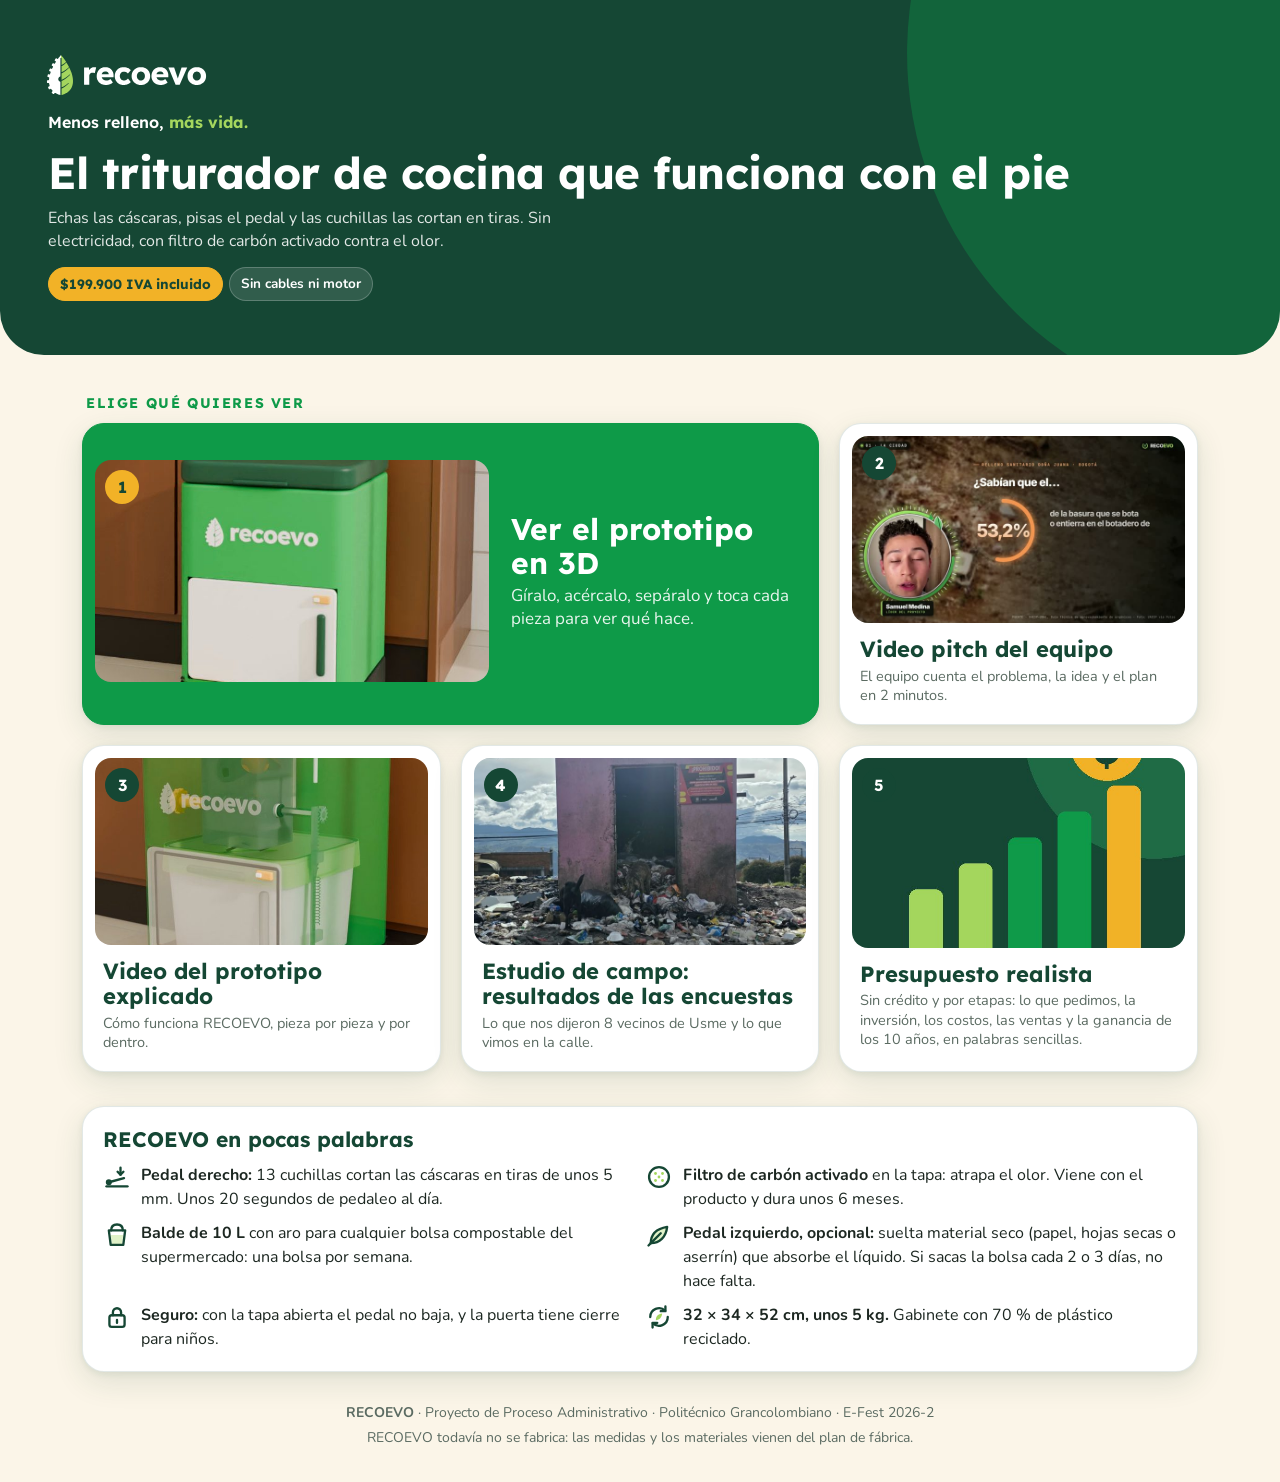
<file: index.html>
<!doctype html>
<html lang="es">
<head>
  <meta charset="utf-8">
  <meta name="viewport" content="width=device-width, initial-scale=1, viewport-fit=cover">
  <title>RECOEVO · Triturador de cocina a pedal</title>
  <meta name="description" content="RECOEVO: triturador de restos de comida a pedal, sin electricidad, con filtro de carbón activado. Mira el prototipo en 3D, los videos y el estudio de campo.">
  <meta name="theme-color" content="#154734">
  <meta property="og:title" content="RECOEVO · Menos relleno, más vida.">
  <meta property="og:description" content="Triturador de cocina a pedal, sin electricidad. Prototipo en 3D, videos y estudio de campo.">
  <meta property="og:image" content="https://whafonsecav.github.io/Prototipo-Recoevo/assets/img/menu/prototipo.jpg">
  <link rel="manifest" href="manifest.webmanifest">
  <link rel="icon" href="assets/img/icono-192.png">
  <link rel="apple-touch-icon" href="assets/img/icono-192.png">
  <link rel="preload" href="assets/fonts/Lexend.woff2" as="font" type="font/woff2" crossorigin>
  <link rel="stylesheet" href="assets/css/marca.css">
</head>
<body>
  <header class="portada">
    <img class="logo" src="assets/img/logo-negativo.svg" alt="recoevo" width="832" height="273">
    <p class="eslogan">Menos relleno, <b>más vida.</b></p>
    <h1>El triturador de cocina que funciona con el pie</h1>
    <p class="bajada">Echas las cáscaras, pisas el pedal y las cuchillas las cortan en tiras. Sin electricidad, con filtro de carbón activado contra el olor.</p>
    <ul class="chips" aria-label="En pocas palabras">
      <li class="precio">$199.900 IVA incluido</li>
      <li>Sin cables ni motor</li>
    </ul>
  </header>

  <main class="menu">
    <h2>Elige qué quieres ver</h2>
    <ol class="tarjetas">
      <li>
        <a class="tarjeta destacada" href="prototipo/">
          <span class="foto"><img src="assets/img/menu/prototipo.jpg" alt="" loading="eager" width="640" height="640"><span class="num">1</span></span>
          <div class="texto"><h3>Ver el prototipo en 3D</h3><p>Gíralo, acércalo, sepáralo y toca cada pieza para ver qué hace.</p></div>
          <span class="flecha" aria-hidden="true"><svg viewBox="0 0 24 24"><path d="M9 5l7 7-7 7"/></svg></span>
        </a>
      </li>
      <li>
        <a class="tarjeta" href="video-pitch/">
          <span class="foto"><img src="assets/img/menu/pitch.jpg" alt="" loading="eager" width="720" height="405"><span class="num">2</span></span>
          <div class="texto"><h3>Video pitch del equipo</h3><p>El equipo cuenta el problema, la idea y el plan en 2 minutos.</p></div>
          <span class="flecha" aria-hidden="true"><svg viewBox="0 0 24 24"><path d="M9 5l7 7-7 7"/></svg></span>
        </a>
      </li>
      <li>
        <a class="tarjeta" href="video-prototipo/">
          <span class="foto"><img src="assets/img/menu/video-prototipo.jpg" alt="" loading="eager" width="640" height="640"><span class="num">3</span></span>
          <div class="texto"><h3>Video del prototipo explicado</h3><p>Cómo funciona RECOEVO, pieza por pieza y por dentro.</p></div>
          <span class="flecha" aria-hidden="true"><svg viewBox="0 0 24 24"><path d="M9 5l7 7-7 7"/></svg></span>
        </a>
      </li>
      <li>
        <a class="tarjeta" href="estudio-campo/">
          <span class="foto"><img src="assets/img/menu/estudio-campo.jpg" alt="" loading="lazy" width="720" height="540"><span class="num">4</span></span>
          <div class="texto"><h3>Estudio de campo: resultados de las encuestas</h3><p>Lo que nos dijeron 8 vecinos de Usme y lo que vimos en la calle.</p></div>
          <span class="flecha" aria-hidden="true"><svg viewBox="0 0 24 24"><path d="M9 5l7 7-7 7"/></svg></span>
        </a>
      </li>
      <li>
        <a class="tarjeta" href="presupuesto/">
          <span class="foto"><img src="assets/img/menu/presupuesto.jpg" alt="" loading="lazy" width="640" height="640"><span class="num">5</span></span>
          <div class="texto"><h3>Presupuesto realista</h3><p>Sin crédito y por etapas: lo que pedimos, la inversión, los costos, las ventas y la ganancia de los 10 años, en palabras sencillas.</p></div>
          <span class="flecha" aria-hidden="true"><svg viewBox="0 0 24 24"><path d="M9 5l7 7-7 7"/></svg></span>
        </a>
      </li>
    </ol>
  </main>

  <section class="producto-resumen" aria-labelledby="t-resumen">
    <div class="caja">
      <h2 id="t-resumen">RECOEVO en pocas palabras</h2>
      <ul>
        <li><img src="assets/img/iconos/icono_pedal.svg" alt=""><span><b>Pedal derecho:</b> 13 cuchillas cortan las cáscaras en tiras de unos 5 mm. Unos 20 segundos de pedaleo al día.</span></li>
        <li><img src="assets/img/iconos/icono_filtro.svg" alt=""><span><b>Filtro de carbón activado</b> en la tapa: atrapa el olor. Viene con el producto y dura unos 6 meses.</span></li>
        <li><img src="assets/img/iconos/icono_balde.svg" alt=""><span><b>Balde de 10 L</b> con aro para cualquier bolsa compostable del supermercado: una bolsa por semana.</span></li>
        <li><img src="assets/img/iconos/icono_material_seco.svg" alt=""><span><b>Pedal izquierdo, opcional:</b> suelta material seco (papel, hojas secas o aserrín) que absorbe el líquido. Si sacas la bolsa cada 2 o 3 días, no hace falta.</span></li>
        <li><img src="assets/img/iconos/icono_seguro.svg" alt=""><span><b>Seguro:</b> con la tapa abierta el pedal no baja, y la puerta tiene cierre para niños.</span></li>
        <li><img src="assets/img/iconos/icono_reciclado.svg" alt=""><span><b>32 × 34 × 52 cm, unos 5 kg.</b> Gabinete con 70 % de plástico reciclado.</span></li>
      </ul>
    </div>
  </section>

  <footer class="pie">
    <p><b>RECOEVO</b> · Proyecto de Proceso Administrativo · Politécnico Grancolombiano · E-Fest 2026-2</p>
    <p>RECOEVO todavía no se fabrica: las medidas y los materiales vienen del plan de fábrica.</p>
  </footer>

  <script>
    // sin conexión: guarda el sitio para abrirlo sin internet (siempre trae lo más nuevo cuando hay red)
    if ("serviceWorker" in navigator && location.protocol === "https:") navigator.serviceWorker.register("sw.js").catch(() => {});
  </script>
</body>
</html>
</file>
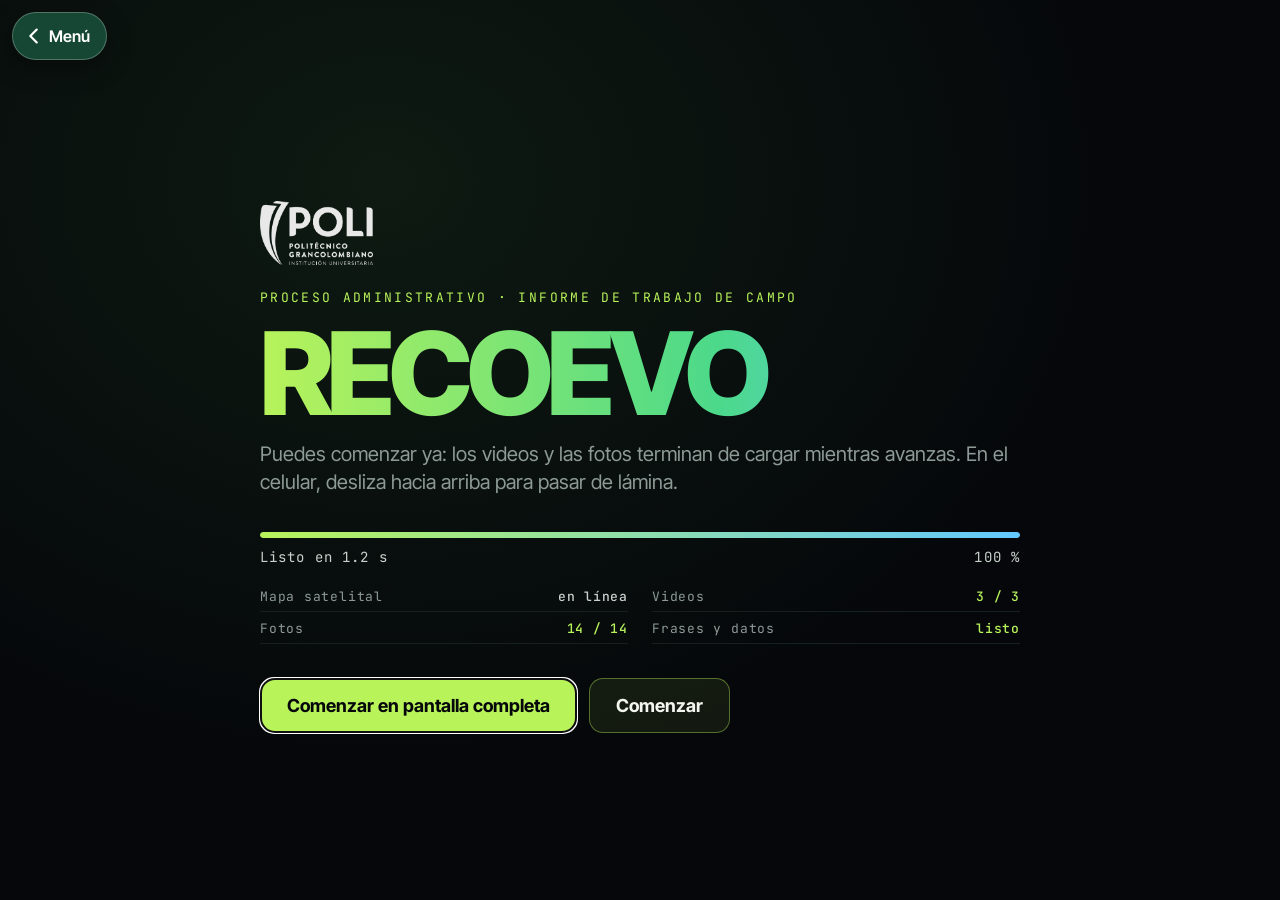
<file: estudio-campo/index.html>
<!doctype html>
<html lang="es">
<head>
<meta charset="utf-8">
<meta name="viewport" content="width=device-width, initial-scale=1, viewport-fit=cover">
<title>RECOEVO · Estudio de campo</title>
<meta name="description" content="Resultados del estudio de campo de RECOEVO en Villa Rosita, Usme: 8 entrevistas, fotos y videos.">
<meta name="theme-color" content="#154734">
<link rel="icon" href="../assets/img/icono-192.png">
<link rel="stylesheet" href="lib/reveal.css">
<link rel="stylesheet" href="lib/maplibre-gl.css">
<style>
@font-face{font-family:"Inter Tight";src:url(lib/fonts/inter-tight-latin-wght-normal.woff2) format("woff2");font-weight:100 900;unicode-range:U+0000-00FF,U+0131,U+0152-0153,U+02BB-02BC,U+02C6,U+02DA,U+02DC,U+2000-206F,U+20AC,U+2122,U+2191,U+2193,U+2212,U+2215}
@font-face{font-family:"Inter Tight";src:url(lib/fonts/inter-tight-latin-ext-wght-normal.woff2) format("woff2");font-weight:100 900;unicode-range:U+0100-024F,U+1E00-1EFF,U+2020,U+20A0-20AB,U+20AD-20CF}
@font-face{font-family:"Fraunces";src:url(lib/fonts/fraunces-latin-wght-italic.woff2) format("woff2");font-weight:100 900;font-style:italic}
@font-face{font-family:"JB Mono";src:url(lib/fonts/jetbrains-mono-latin-wght-normal.woff2) format("woff2");font-weight:100 800}
:root{
  --bg:#05070A;--card:#0F161B;--line:#1C272E;--ink:#F3F5EF;--soft:#C9D1CC;--mute:#8D9A95;--dim:#56635E;
  --lime:#B8F35A;--green:#4CD98A;--amber:#FFB547;--coral:#FF6B5B;--sky:#62C8FF;--violet:#B79CFF;
  --sans:"Inter Tight",system-ui,sans-serif;--serif:"Fraunces",Georgia,serif;--mono:"JB Mono",ui-monospace,monospace;
}
html,body,.reveal-viewport{background:var(--bg)!important;margin:0}
.reveal{font-family:var(--sans);color:var(--ink);font-size:40px;letter-spacing:-.01em}
.reveal .slides{text-align:left}
.reveal .slides section:not(.stack){width:1920px;height:1080px;padding:0;box-sizing:border-box;top:0!important;overflow:hidden}
.pt .reveal .slides section:not(.stack){width:var(--pw,900px);height:var(--ph,1920px)}
.reveal .progress{height:4px;color:var(--lime);background:rgba(255,255,255,.05)}
.reveal h1,.reveal h2,.reveal h3,.reveal p{margin:0;text-transform:none;font-family:var(--sans);color:inherit;letter-spacing:-.035em;line-height:1}
.reveal img,.reveal video{margin:0;max-width:none;max-height:none}
.reveal a{color:inherit;text-decoration:none}
/* ===== layout ===== */
.pad{position:absolute;inset:0;padding:96px 130px 140px;display:flex;flex-direction:column;box-sizing:border-box}
.fill{flex:1;min-height:0}
.center{justify-content:center}
.split{display:grid;grid-template-columns:1fr 1fr;gap:70px;align-items:center}
.split.l{grid-template-columns:1.15fr .85fr}.split.vs1{grid-template-columns:auto auto 1fr;gap:34px}.split.vs2{grid-template-columns:auto 1fr 1fr;gap:34px}.split.vs3{grid-template-columns:auto 1fr;gap:60px;max-width:1300px}.split.r{grid-template-columns:.85fr 1.15fr}
.cols{display:grid;grid-template-columns:repeat(var(--n,3),1fr);gap:26px}
.bg{position:absolute;inset:0;background-size:cover;background-position:center}
.shade{position:absolute;inset:0;background:linear-gradient(90deg,rgba(5,7,10,.97) 0%,rgba(5,7,10,.86) 46%,rgba(5,7,10,.25) 100%)}
.shade-b{position:absolute;inset:0;background:linear-gradient(0deg,rgba(5,7,10,.97) 0%,rgba(5,7,10,.6) 50%,rgba(5,7,10,.15) 100%)}
.glow{position:absolute;border-radius:50%;filter:blur(130px);pointer-events:none}
.grain{position:fixed;inset:-50%;pointer-events:none;z-index:40;opacity:.05;background-image:url("data:image/svg+xml,%3Csvg xmlns='http://www.w3.org/2000/svg' width='200' height='200'%3E%3Cfilter id='n'%3E%3CfeTurbulence type='fractalNoise' baseFrequency='.9' numOctaves='3' stitchTiles='stitch'/%3E%3C/filter%3E%3Crect width='100%25' height='100%25' filter='url(%23n)'/%3E%3C/svg%3E");animation:grain 1.2s steps(6) infinite}
@keyframes grain{0%{transform:translate(0,0)}33%{transform:translate(-3%,2%)}66%{transform:translate(2%,-3%)}100%{transform:translate(0,0)}}
.gridbg{position:absolute;inset:0;background-image:linear-gradient(rgba(255,255,255,.028) 1px,transparent 1px),linear-gradient(90deg,rgba(255,255,255,.028) 1px,transparent 1px);background-size:80px 80px;-webkit-mask-image:radial-gradient(ellipse at 60% 40%,#000 20%,transparent 75%);mask-image:radial-gradient(ellipse at 60% 40%,#000 20%,transparent 75%)}
/* ===== type ===== */
.kicker{font-family:var(--mono);font-size:21px;letter-spacing:.18em;text-transform:uppercase;color:var(--lime);display:flex;align-items:center;gap:16px;flex-wrap:wrap}
.kicker::before{content:"";width:40px;height:2px;background:currentColor}
.kicker .n{padding:6px 12px;border:1.5px solid currentColor;border-radius:10px;letter-spacing:.1em}
.k-amber{color:var(--amber)}.k-coral{color:var(--coral)}.k-sky{color:var(--sky)}.k-violet{color:var(--violet)}
.t1{font-size:74px;font-weight:760;letter-spacing:-.04em;line-height:1.02;margin-top:28px;max-width:1500px}
.t1 em{font-style:normal}
.h-hero{font-size:150px;font-weight:800;letter-spacing:-.055em;line-height:.9}
.lead{font-size:36px;line-height:1.35;color:var(--soft);font-weight:400;letter-spacing:-.01em}
.mute{color:var(--mute)}.lime{color:var(--lime)}.amber{color:var(--amber)}.coral{color:var(--coral)}.sky{color:var(--sky)}.violet{color:var(--violet)}.green{color:var(--green)}
.grad{background:linear-gradient(90deg,var(--lime),var(--green) 60%,var(--sky));-webkit-background-clip:text;background-clip:text;color:transparent}
.quote{font-family:var(--serif);font-style:italic;font-weight:380;letter-spacing:-.02em;line-height:1.12}
.who{font-family:var(--mono);font-size:18px;letter-spacing:.12em;text-transform:uppercase;color:var(--mute);font-style:normal}
.num{font-variant-numeric:tabular-nums}
.mono{font-family:var(--mono);letter-spacing:.1em;text-transform:uppercase}
.foot{position:absolute;left:130px;right:130px;bottom:48px;display:flex;justify-content:space-between;gap:30px;font-family:var(--mono);font-size:16px;letter-spacing:.14em;text-transform:uppercase;color:var(--dim)}
/* ===== components ===== */
.card{background:linear-gradient(180deg,rgba(255,255,255,.045),rgba(255,255,255,.012));border:1.5px solid rgba(255,255,255,.08);border-radius:30px;padding:36px 40px;box-sizing:border-box;position:relative}
.photo{border-radius:26px;overflow:hidden;position:relative;box-shadow:0 40px 120px rgba(0,0,0,.55);background:#0B1014;cursor:zoom-in}
.photo img,.photo video{width:100%;height:100%;object-fit:cover;display:block}
.photo::after{content:"";position:absolute;right:16px;top:16px;width:44px;height:44px;border-radius:14px;background:rgba(5,7,10,.6) url("data:image/svg+xml,%3Csvg xmlns='http://www.w3.org/2000/svg' viewBox='0 0 24 24' fill='none' stroke='%23F3F5EF' stroke-width='2' stroke-linecap='round'%3E%3Cpath d='M15 3h6v6M9 21H3v-6M21 3l-7 7M3 21l7-7'/%3E%3C/svg%3E") center/22px no-repeat;opacity:.8}
.tag{position:absolute;left:18px;bottom:18px;font-family:var(--mono);font-size:16px;letter-spacing:.1em;text-transform:uppercase;background:rgba(5,7,10,.78);backdrop-filter:blur(8px);padding:9px 14px;border-radius:11px;color:#DDE3DF;max-width:calc(100% - 60px)}
.vbadge{position:absolute;left:18px;top:18px;font-family:var(--mono);font-size:15px;letter-spacing:.12em;background:var(--coral);color:#05070A;padding:6px 11px;border-radius:9px;font-weight:700}
.ic{width:84px;height:84px;border-radius:24px;display:grid;place-items:center;flex:none;color:var(--lime);background:radial-gradient(120% 120% at 0% 0%,rgba(184,243,90,.16),rgba(255,255,255,.02) 60%);border:1.5px solid rgba(255,255,255,.1);box-shadow:inset 0 1px 0 rgba(255,255,255,.08)}
.ic svg{width:44px;height:44px;fill:none;stroke:currentColor;stroke-width:2.3;stroke-linecap:round;stroke-linejoin:round}
.ic.sm{width:62px;height:62px;border-radius:19px}.ic.sm svg{width:32px;height:32px}
.ic.lg{width:112px;height:112px;border-radius:32px}.ic.lg svg{width:58px;height:58px}
.ic.coral{color:var(--coral);background:radial-gradient(120% 120% at 0% 0%,rgba(255,107,91,.2),rgba(255,255,255,.02) 60%)}
.ic.amber{color:var(--amber);background:radial-gradient(120% 120% at 0% 0%,rgba(255,181,71,.2),rgba(255,255,255,.02) 60%)}
.ic.sky{color:var(--sky);background:radial-gradient(120% 120% at 0% 0%,rgba(98,200,255,.2),rgba(255,255,255,.02) 60%)}
.ic.violet{color:var(--violet);background:radial-gradient(120% 120% at 0% 0%,rgba(183,156,255,.2),rgba(255,255,255,.02) 60%)}
.so{border-left:4px solid var(--lime);padding:2px 0 2px 28px}
.so .l{font-family:var(--mono);font-size:17px;letter-spacing:.16em;text-transform:uppercase;color:var(--lime)}
.so .t{font-size:31px;line-height:1.3;color:var(--ink);margin-top:10px;font-weight:500;letter-spacing:-.012em}
.so .r{font-size:26px;line-height:1.3;color:var(--mute);margin-top:14px}
.so .r b{color:var(--lime);font-weight:600}
.so.coral{border-color:var(--coral)}.so.coral .l{color:var(--coral)}.so.amber{border-color:var(--amber)}.so.amber .l{color:var(--amber)}.so.violet{border-color:var(--violet)}.so.violet .l{color:var(--violet)}.so.sky{border-color:var(--sky)}.so.sky .l{color:var(--sky)}
.big{font-size:190px;font-weight:820;letter-spacing:-.06em;line-height:.82}
.big small{font-size:.36em;color:var(--mute);font-weight:700;letter-spacing:-.03em}
.statl{font-size:26px;color:var(--mute);line-height:1.3;margin-top:14px}
/* evidencia clicable */
[data-ev]{cursor:pointer}
.evb{display:inline-flex;align-items:center;gap:10px;font-family:var(--mono);font-size:17px;letter-spacing:.1em;text-transform:uppercase;color:var(--ink);padding:10px 16px;border-radius:12px;background:rgba(184,243,90,.1);border:1.5px solid rgba(184,243,90,.35);cursor:pointer;white-space:nowrap;transition:.2s}
.evb:hover{background:rgba(184,243,90,.2)}
.evb::before{content:"";width:18px;height:18px;background:url("data:image/svg+xml,%3Csvg xmlns='http://www.w3.org/2000/svg' viewBox='0 0 24 24' fill='none' stroke='%23B8F35A' stroke-width='2.2' stroke-linecap='round'%3E%3Cpath d='M4 6h16M4 12h16M4 18h10'/%3E%3C/svg%3E") center/contain no-repeat}
.evn{border-bottom:3px dotted rgba(184,243,90,.55)}
.evq{cursor:pointer}.evq::after{content:" ▶";font-family:var(--mono);font-style:normal;font-size:.55em;color:var(--lime);vertical-align:middle;opacity:.8}
.evn:hover{border-bottom-color:var(--lime)}
.row{display:flex;gap:28px;align-items:center;flex-wrap:wrap}
/* map */
#map{position:absolute;inset:0;background:#05070A}
.hud{position:absolute;inset:0;pointer-events:none;z-index:5}
.hud .vign{position:absolute;inset:0;background:radial-gradient(ellipse at 50% 50%,transparent 45%,rgba(5,7,10,.75) 100%)}
.hud .corner{position:absolute;width:60px;height:60px;border-color:rgba(184,243,90,.7);border-style:solid;border-width:0}
.hud .c1{left:70px;top:70px;border-left-width:3px;border-top-width:3px}.hud .c2{right:70px;top:70px;border-right-width:3px;border-top-width:3px}
.hud .c3{left:70px;bottom:70px;border-left-width:3px;border-bottom-width:3px}.hud .c4{right:70px;bottom:70px;border-right-width:3px;border-bottom-width:3px}
.hud .data{position:absolute;right:110px;top:104px;text-align:right;font-family:var(--mono);color:var(--soft);font-size:19px;letter-spacing:.12em;line-height:1.9;text-shadow:0 2px 12px #000}
.hud .data b{color:var(--lime);font-weight:500}
.hud .rec{position:absolute;left:110px;top:104px;font-family:var(--mono);font-size:19px;letter-spacing:.16em;color:var(--soft);display:flex;align-items:center;gap:12px;text-shadow:0 2px 12px #000}
.hud .rec i{width:12px;height:12px;border-radius:50%;background:var(--coral);box-shadow:0 0 14px var(--coral);animation:blink 1.2s infinite}
@keyframes blink{50%{opacity:.2}}
.hud .cross{position:absolute;left:50%;top:50%;width:70px;height:70px;transform:translate(-50%,-50%);opacity:.5}
.hud .cross::before,.hud .cross::after{content:"";position:absolute;background:var(--lime)}
.hud .cross::before{left:50%;top:0;bottom:0;width:1.5px}.hud .cross::after{top:50%;left:0;right:0;height:1.5px}
.compass{position:absolute;right:110px;top:230px;width:120px;z-index:6}
.pt .compass{right:90px;top:250px}
.maplabel{position:absolute;left:130px;bottom:130px;z-index:6;text-shadow:0 4px 30px rgba(0,0,0,.7)}
.maplabel .place{font-size:160px;font-weight:820;letter-spacing:-.06em;line-height:.9}
.mapnote{position:absolute;right:130px;bottom:130px;width:640px;z-index:6;opacity:0;background:rgba(8,12,15,.8);backdrop-filter:blur(16px)}
.pinmk{width:30px;height:30px;position:relative}
.pinmk i{position:absolute;inset:0;border-radius:50%;background:var(--lime);box-shadow:0 0 0 7px rgba(184,243,90,.25),0 0 40px var(--lime)}
.pinmk b{position:absolute;inset:0;border-radius:50%;border:3px solid var(--lime);animation:ping 2s infinite}
@keyframes ping{0%{transform:scale(1);opacity:1}100%{transform:scale(7);opacity:0}}
.zonelbl{font-family:var(--mono);font-size:17px;letter-spacing:.14em;text-transform:uppercase;color:#05070A;background:var(--lime);padding:8px 14px;border-radius:10px;white-space:nowrap;box-shadow:0 10px 30px rgba(0,0,0,.4)}
.maplibregl-ctrl-attrib{font-size:11px!important;background:rgba(0,0,0,.4)!important;color:#aaa!important}.maplibregl-ctrl-attrib a{color:#ccc!important}
/* chain */
.chain{display:grid;grid-template-columns:repeat(6,1fr);gap:0;position:relative;margin-top:50px}
.chain .ln{position:absolute;left:8%;right:8%;top:62px;height:4px;background:#2A3A42;transform-origin:left}
.cn{text-align:center;position:relative;z-index:2}
.cn .ic{margin:0 auto;width:128px;height:128px;border-radius:38px;background-color:#0F161B}
.cn .ic svg{width:62px;height:62px}
.cn .tt{font-size:29px;font-weight:680;margin-top:22px;letter-spacing:-.02em;line-height:1.1}
.cn .nn{font-family:var(--mono);font-size:19px;color:var(--mute);margin-top:10px}
.brk{position:absolute;top:40px;width:44px;height:44px;z-index:3;display:grid;place-items:center;border-radius:50%;background:var(--coral);color:#05070A;font-weight:800;font-size:22px;font-family:var(--mono);box-shadow:0 0 30px rgba(255,107,91,.7);right:-22px}
/* heat */
.heat{display:grid;grid-template-columns:170px repeat(17,1fr);gap:6px;font-family:var(--mono)}
.heat .h{font-size:15px;color:var(--mute);padding-bottom:10px;writing-mode:vertical-rl;transform:rotate(180deg);height:150px;display:flex;align-items:center;font-family:var(--sans);font-weight:560}
.heat .r{font-size:21px;color:var(--soft);display:flex;flex-direction:column;justify-content:center}
.heat .r small{font-size:14px;color:var(--dim);font-family:var(--sans)}
.heat .c{height:48px;border-radius:9px;display:grid;place-items:center;font-size:19px;font-weight:700;color:rgba(5,7,10,.85)}
.heat .c[data-ev]:hover{outline:2px solid #fff}
/* hyp */
.hyp{display:grid;grid-template-columns:90px 1fr auto;align-items:center;gap:34px;padding:26px 0;border-bottom:1.5px solid var(--line)}
.hyp .id{font-family:var(--mono);font-size:26px;color:var(--mute)}
.hyp .txt{font-size:40px;font-weight:640;letter-spacing:-.025em;line-height:1.1}
.hyp .txt small{display:block;font-size:25px;color:var(--mute);font-weight:400;margin-top:10px;letter-spacing:0}
.verdict{padding:14px 26px;border-radius:999px;font-weight:720;font-size:26px;white-space:nowrap}
.v-ok{background:rgba(76,217,138,.14);color:var(--green);border:1.5px solid rgba(76,217,138,.4)}
.v-mid{background:rgba(255,181,71,.12);color:var(--amber);border:1.5px solid rgba(255,181,71,.4)}
.v-new{background:rgba(98,200,255,.12);color:var(--sky);border:1.5px solid rgba(98,200,255,.4)}
/* ficha */
.ficha{display:grid;grid-template-columns:repeat(4,1fr);gap:22px 30px;margin-top:30px}
.ficha div{border-top:1.5px solid var(--line);padding-top:16px}
.ficha dt{font-family:var(--mono);font-size:16px;letter-spacing:.14em;text-transform:uppercase;color:var(--lime);margin-bottom:10px}
.ficha dd{margin:0;font-size:20px;line-height:1.32;color:#D6DDD8}
.ficha dd i{font-style:italic;color:var(--soft)}
.ficha dd.simple{margin-top:10px;font-size:19px;color:var(--soft);padding:9px 12px;border-radius:10px;background:rgba(184,243,90,.07);border-left:3px solid var(--lime)}
.ficha dd.simple b{color:var(--lime);font-weight:600}
/* receipt */
.receipt{width:500px;background:#F1F2EC;color:#0B1014;border-radius:22px 22px 0 0;padding:40px 44px 56px;box-shadow:0 60px 140px rgba(0,0,0,.6);transform:rotate(-3deg);position:relative;font-family:var(--mono);margin:0 auto}
.receipt::after{content:"";position:absolute;left:0;right:0;bottom:-22px;height:22px;background:linear-gradient(-45deg,transparent 11px,#F1F2EC 0) 0 0/22px 22px,linear-gradient(45deg,transparent 11px,#F1F2EC 0) 0 0/22px 22px}
.receipt .li{display:flex;justify-content:space-between;font-size:19px;letter-spacing:.06em;padding:11px 0;border-bottom:1.5px dashed #BFC4BC}
.stamp{position:absolute;right:-40px;bottom:64px;transform:rotate(-14deg);border:5px solid var(--coral);color:var(--coral);padding:12px 20px;border-radius:14px;font-family:var(--mono);font-weight:800;font-size:24px;letter-spacing:.1em;background:rgba(241,242,236,.92);text-align:center;line-height:1.2}
/* faces row */
.people{display:grid;grid-template-columns:repeat(8,1fr);gap:14px}
.pf{text-align:center}.pf .id{font-family:var(--mono);font-size:19px;color:var(--soft);margin-top:12px}.pf .v{font-size:30px;font-weight:760;margin-top:4px}
/* prototype */
.proto{display:grid;grid-template-columns:1fr 560px 1fr;gap:50px;align-items:center}
.call{display:flex;gap:20px;align-items:flex-start}
.call.rt{flex-direction:row-reverse;text-align:right}
.call .ct{font-size:28px;font-weight:700;letter-spacing:-.02em;line-height:1.12}
.call .cw{font-size:21px;color:var(--mute);margin-top:8px;line-height:1.3}
.call .cw b{color:var(--amber);font-weight:600}
.qr{display:flex;gap:22px;align-items:center;padding:14px 24px 14px 14px;border-radius:24px;background:rgba(184,243,90,.08);border:1.5px solid rgba(184,243,90,.35)}
.qr img{width:140px;height:140px;border-radius:12px;display:block}
/* divider */
.divnum{font-family:var(--mono);font-size:30px;color:var(--lime);letter-spacing:.2em}

/* ===== MODAL DE EVIDENCIA ===== */
.modal{position:fixed;inset:0;z-index:100;display:none;background:rgba(3,5,7,.78);backdrop-filter:blur(10px);font-family:var(--sans);color:var(--ink)}
.modal.on{display:flex;align-items:center;justify-content:center}
.mbox{width:min(1100px,94vw);max-height:90vh;display:flex;flex-direction:column;background:#0B1115;border:1px solid #22303A;border-radius:22px;box-shadow:0 40px 120px rgba(0,0,0,.6);overflow:hidden}
.mhead{padding:26px 30px 18px;border-bottom:1px solid #1C272E}
.mhead .k{font-family:var(--mono);font-size:12px;letter-spacing:.18em;text-transform:uppercase;color:var(--lime)}
.mhead h3{font-size:clamp(20px,2.4vw,30px);font-weight:720;letter-spacing:-.02em;margin:8px 0 0;line-height:1.15}
.mhead .how{font-size:14px;color:var(--mute);margin-top:10px;line-height:1.45}
.mhead .stats{display:flex;gap:10px;flex-wrap:wrap;margin-top:14px}
.chipf{font-family:var(--mono);font-size:12px;letter-spacing:.06em;padding:7px 11px;border-radius:9px;border:1px solid #2A3A44;background:#10181D;color:var(--soft);cursor:pointer}
.chipf.on{background:var(--lime);color:#05070A;border-color:var(--lime)}
.mclose{position:absolute;right:18px;top:16px;width:40px;height:40px;border-radius:12px;border:1px solid #2A3A44;background:#10181D;color:#fff;font-size:20px;cursor:pointer}
.mlist{overflow:auto;padding:10px 30px 26px}
.it{padding:16px 0;border-bottom:1px solid #16212A}
.it .meta{display:flex;gap:10px;flex-wrap:wrap;align-items:center;font-family:var(--mono);font-size:12px;letter-spacing:.06em;color:var(--mute)}
.it .meta b{color:var(--lime);font-weight:600;font-size:13px}
.it .q{font-size:13px;color:var(--dim);margin-top:8px;line-height:1.4}
.it .e{font-family:var(--serif);font-style:italic;font-size:clamp(16px,1.6vw,20px);line-height:1.45;color:#EDF1EC;margin-top:8px}
.it .o{font-size:14px;line-height:1.5;color:var(--mute);margin-top:8px;padding:10px 12px;background:#0E161B;border-radius:10px;display:none}
.it.lit .o{display:block}
.it .tools{display:flex;gap:8px;margin-top:10px;flex-wrap:wrap;align-items:center}
.btn{font-family:var(--mono);font-size:12px;letter-spacing:.06em;padding:7px 12px;border-radius:9px;border:1px solid #2A3A44;background:#121B21;color:var(--soft);cursor:pointer}
.btn.play{color:#05070A;background:var(--lime);border-color:var(--lime)}
.btn.play.on{background:var(--coral);border-color:var(--coral)}
.ctag{font-family:var(--mono);font-size:11px;padding:4px 8px;border-radius:7px;background:#16212A;color:var(--soft)}
.lvl{display:inline-flex;align-items:center;gap:6px;font-family:var(--mono);font-size:11px;padding:3px 8px 3px 4px;border-radius:7px;background:#16212A}
.grp{font-family:var(--mono);font-size:12px;letter-spacing:.14em;text-transform:uppercase;color:var(--amber);margin:18px 0 0}
/* ===== VISOR DE FOTOS ===== */
.lbx{position:fixed;inset:0;z-index:110;display:none;background:rgba(2,3,5,.94)}
.lbx.on{display:block}
.lstage{position:absolute;inset:0;overflow:hidden;cursor:grab;touch-action:none}
.lstage.drag{cursor:grabbing}
.lstage img,.lstage video{position:absolute;left:50%;top:50%;max-width:92vw;max-height:84vh;transform-origin:center;user-select:none;-webkit-user-drag:none}
.ltools{position:absolute;left:50%;bottom:26px;transform:translateX(-50%);display:flex;gap:8px;background:rgba(16,24,29,.9);border:1px solid #2A3A44;padding:8px;border-radius:14px;z-index:2}
.ltools button{width:46px;height:46px;border-radius:10px;border:0;background:#1A252C;color:#fff;font-size:22px;cursor:pointer;font-family:var(--mono)}
.ltools .z{min-width:70px;display:grid;place-items:center;color:var(--soft);font-family:var(--mono);font-size:13px}
.lcap{position:absolute;left:24px;top:22px;right:90px;color:var(--soft);font-family:var(--sans);font-size:16px;line-height:1.4;z-index:2}
.lcap b{color:var(--lime);font-family:var(--mono);font-size:12px;letter-spacing:.14em;text-transform:uppercase;display:block;margin-bottom:4px}
.lclose{position:absolute;right:20px;top:18px;width:46px;height:46px;border-radius:12px;border:1px solid #2A3A44;background:#10181D;color:#fff;font-size:22px;cursor:pointer;z-index:2}

/* ===== VERSIÓN VERTICAL (móvil) ===== */
.pt .pad{padding:150px 54px 130px;justify-content:center}
.pt .pad>.fill{flex:0 0 auto}
.pt .cols.fill>.photo{height:470px}
.pt .cols.fill>div>.photo{height:300px;flex:none!important}
.pt .t1{font-size:60px;margin-top:22px}
.pt .so .t{font-size:30px}.pt .so .r{font-size:26px}
.pt .card{padding:30px 32px}
.pt .cover h1{font-size:170px!important}.pt .cv-sub{font-size:44px!important}
.pt .foot{left:54px;right:54px;bottom:44px;font-size:14px;flex-direction:column;gap:6px}
.pt .split,.pt .split.l,.pt .split.r,.pt .split.vs1,.pt .split.vs2,.pt .split.vs3{grid-template-columns:1fr;gap:44px}
.pt .split.vs1>.photo,.pt .split.vs2>.photo,.pt .split.vs3>.photo{justify-self:center}
.pt .cols{grid-template-columns:repeat(var(--pn,1),1fr);gap:22px}
.pt .t1{font-size:70px}
.pt .h-hero{font-size:132px}
.pt .big{font-size:170px}
.pt .shade{background:linear-gradient(0deg,rgba(5,7,10,.98) 0%,rgba(5,7,10,.88) 55%,rgba(5,7,10,.35) 100%)}
.pt .ph-l{height:var(--pph,560px)!important}
.pt .hide-pt:not(.photo){display:none!important}
/* móvil: todas las fotos visibles en cuadrícula de 2 columnas */
.pt .cols.fill{grid-template-columns:1fr 1fr!important;gap:16px}
.pt .cols.fill>.photo{height:330px!important}
.pt .cols.fill>.photo:first-child{grid-column:1/-1;height:460px!important}
.pt .fauna-g>.card{grid-column:1/-1}
.pt .split.vs1{grid-template-columns:1fr 1fr!important;gap:18px}
.pt .split.vs1>.photo{height:600px!important;width:100%;aspect-ratio:auto!important}
.pt .split.vs1>.so,.pt .split.vs3>.so{grid-column:1/-1}
.pt .split.vs3>.photo{height:640px!important}
.pt .only-ls{display:none!important}
.only-pt{display:none}.pt .only-pt{display:block}.pt .heatT.only-pt{display:grid}html:not(.pt) .heatT{display:none!important}
.pt .chain{grid-template-columns:1fr;gap:16px;margin-top:34px}
.pt .chain .ln{left:64px;right:auto;width:4px;top:40px;bottom:40px;height:auto;transform-origin:top}
.pt .cn{display:flex;align-items:center;gap:30px;text-align:left}
.pt .cn .ic{margin:0;width:96px;height:96px}.pt .cn .ic svg{width:48px;height:48px}.pt .brks{margin-top:34px!important;gap:16px}
.pt .cn .tt{margin-top:0}
.pt .brk{right:auto;left:92px;top:auto;bottom:-32px}
.heatT{display:grid;grid-template-columns:250px repeat(8,1fr) 60px;gap:5px;font-family:var(--mono)}
.heatT .hh{font-size:17px;color:var(--soft);text-align:center;padding-bottom:6px}
.heatT .rl{font-family:var(--sans);font-size:19px;font-weight:600;display:flex;align-items:center;line-height:1.1}
.heatT .c{height:54px;border-radius:8px;display:grid;place-items:center;font-size:18px;font-weight:700;color:rgba(5,7,10,.85)}
.pt .heat{grid-template-columns:120px repeat(17,1fr);gap:4px}
.pt .heat .h{height:280px;font-size:17px}
.pt .heat .c{height:96px;font-size:18px;border-radius:8px}
.pt .heat .r{font-size:17px}.pt .heat .r small{display:none}
.pt .hyp{grid-template-columns:70px 1fr;gap:20px}.pt .hyp .verdict{grid-column:2;justify-self:start}
.pt .ficha{grid-template-columns:1fr 1fr;gap:26px 30px}
.pt .ficha dd{font-size:26px}.pt .ficha dd.simple{font-size:24px}.pt .ficha dt{font-size:19px}
.pt .people{grid-template-columns:repeat(4,1fr);gap:26px 14px}
.pt .proto{grid-template-columns:1fr;gap:30px}
.pt .proto .pimg{height:440px!important;width:440px!important;margin:0 auto}
.pt .call.rt{flex-direction:row;text-align:left}
.pt .maplabel{left:54px;bottom:150px}.pt .maplabel .place{font-size:110px}
.pt .mapnote{left:54px;right:54px;width:auto;bottom:380px}
.pt .hud .data{right:80px;top:110px;font-size:16px}.pt .hud .rec{left:80px;top:110px;font-size:14px}.pt .hud .c1,.pt .hud .c2{top:60px}.pt .hud .c1,.pt .hud .c3{left:40px}.pt .hud .c2,.pt .hud .c4{right:40px}
.pt .receipt{transform:rotate(-2deg);width:470px}
.pt .stamp{right:-8px;bottom:auto;top:40px;font-size:19px;padding:10px 14px}


/* ===== portada: carrusel ===== */
.kb{position:absolute;inset:0;overflow:hidden;background:#05070A;z-index:0;isolation:isolate}
.kb img{position:absolute;inset:0;width:100%;height:100%;object-fit:cover;opacity:0;filter:saturate(1) brightness(.9);will-change:transform,opacity;transform-origin:50% 50%}
.cover .shade{background:linear-gradient(90deg,rgba(5,7,10,.9) 0%,rgba(5,7,10,.66) 38%,rgba(5,7,10,.18) 72%,rgba(5,7,10,.05) 100%),linear-gradient(0deg,rgba(5,7,10,.75) 0%,rgba(5,7,10,0) 32%)}
.pt .cover .shade{background:linear-gradient(0deg,rgba(5,7,10,.92) 0%,rgba(5,7,10,.7) 55%,rgba(5,7,10,.25) 100%)}
.cover .pad p,.cover .pad .cols div,.cover .pad .cv-team div{text-shadow:0 2px 18px rgba(0,0,0,.65)}.cover .pad h1{filter:drop-shadow(0 6px 26px rgba(0,0,0,.55))}
.kbdots{position:absolute;right:130px;bottom:100px;display:flex;gap:10px;z-index:6}
.kbdots i{width:34px;height:4px;border-radius:2px;background:rgba(255,255,255,.25);transition:background .6s}
.kbdots i.on{background:var(--lime)}
.cv-logo{height:118px;width:auto;display:block;align-self:flex-start;object-fit:contain}
.pt .cv-logo{height:96px}.pt .kbdots{right:54px;bottom:120px}
/* ===== logo institucional en las láminas ===== */
.poli{position:absolute;right:130px;top:40px;height:46px;width:auto;opacity:.75;z-index:7;pointer-events:none;margin:0}
.pt .poli{right:54px;top:56px;height:44px}
#loader .ld-logo{height:64px;width:auto;display:block;margin-bottom:26px;opacity:.9;align-self:flex-start}

/* ===== MÓVIL: sin efectos que parpadean en GPUs de celular ===== */
.pt .grain{display:none}
.pt .glow{display:none}
.pt *{backdrop-filter:none!important;-webkit-backdrop-filter:none!important}
.pt .kb img{filter:none;will-change:auto;transform:none!important}
.pt .photo{box-shadow:0 14px 40px rgba(0,0,0,.45)}
.pt .tag{background:rgba(5,7,10,.88)}
.pt .mapnote{background:rgba(8,12,15,.94)}
.fauna-g{grid-template-columns:1fr 1fr 1fr .8fr}
/* indicación para avanzar (móvil) */
.swipe{position:absolute;left:0;right:0;bottom:150px;display:none;flex-direction:column;align-items:center;gap:10px;z-index:8;color:var(--lime);font-family:var(--mono);font-size:22px;letter-spacing:.14em;text-transform:uppercase;pointer-events:none}
.pt .swipe{display:flex}
.swipe svg{width:56px;height:56px;animation:bob 1.6s ease-in-out infinite}
@keyframes bob{0%,100%{transform:translateY(0);opacity:.6}50%{transform:translateY(-14px);opacity:1}}
.pt .reveal .controls{color:var(--lime)}
.pt .reveal .controls .navigate-down,.pt .reveal .controls .navigate-up{transform:scale(1.35)}
/* ===== PANTALLA DE CARGA ===== */
#loader{position:fixed;inset:0;z-index:200;background:radial-gradient(ellipse at 30% 20%,#0E1A12 0%,#05070A 60%);display:flex;align-items:center;justify-content:center;font-family:var(--sans);color:var(--ink);transition:opacity .8s}
#loader.off{opacity:0;pointer-events:none}
#loader .box{width:min(760px,88vw)}
#loader .brand{font-size:clamp(54px,9vw,120px);font-weight:840;letter-spacing:-.06em;line-height:.9;background:linear-gradient(90deg,var(--lime),var(--green) 60%,var(--sky));-webkit-background-clip:text;background-clip:text;color:transparent}
#loader .sub{font-size:clamp(15px,1.6vw,20px);color:var(--mute);margin-top:14px;line-height:1.4}
#loader .bar{height:6px;border-radius:3px;background:#16211C;margin-top:36px;overflow:hidden}
#loader .bar i{display:block;height:100%;width:0;background:linear-gradient(90deg,var(--lime),var(--sky));border-radius:3px;transition:width .25s}
#loader .pct{font-family:var(--mono);font-size:14px;color:var(--soft);margin-top:12px;display:flex;justify-content:space-between;letter-spacing:.08em}
#loader ul{list-style:none;padding:0;margin:26px 0 0;display:grid;grid-template-columns:1fr 1fr;gap:10px 24px;font-family:var(--mono);font-size:13px;letter-spacing:.06em;color:var(--mute)}
#loader li{display:flex;justify-content:space-between;border-bottom:1px solid #16211C;padding-bottom:8px}
#loader li b{color:var(--soft);font-weight:500}#loader li.ok b{color:var(--lime)}
#loader .go{margin-top:34px;display:flex;gap:12px;flex-wrap:wrap;opacity:.35;pointer-events:none;transition:opacity .4s}
#loader .go.ready{opacity:1;pointer-events:auto}
#loader button{font-family:var(--sans);font-size:18px;font-weight:700;padding:16px 26px;border-radius:14px;border:1.5px solid rgba(184,243,90,.4);background:rgba(184,243,90,.08);color:var(--ink);cursor:pointer}
#loader button.primary{background:var(--lime);color:#05070A;border-color:var(--lime)}
#loader .note{font-size:13px;color:var(--dim);margin-top:18px;line-height:1.45}
/* botón fijo para volver al menú de la web */
.volver-menu{position:fixed;z-index:100000;top:max(12px,env(safe-area-inset-top));left:max(12px,env(safe-area-inset-left));display:inline-flex;align-items:center;gap:4px;min-height:46px;padding:0 16px 0 10px;border-radius:999px;background:#154734;color:#fff;text-decoration:none;font:600 16px/1 "Inter Tight",system-ui,sans-serif;box-shadow:0 8px 24px rgba(0,0,0,.35);border:1px solid rgba(255,255,255,.25)}
.volver-menu svg{width:22px;height:22px;fill:none;stroke:currentColor;stroke-width:2.4;stroke-linecap:round;stroke-linejoin:round}
.volver-menu:active{transform:scale(.95)}
.reveal .controls{z-index:30}
/* pantalla de carga: deja espacio arriba para el botón «Menú» y se puede desplazar si la pantalla es baja (celular acostado) */
#loader{overflow-y:auto;align-items:flex-start;padding:76px 0 24px}
#loader .box{margin:auto 0}
@media (max-height:560px){#loader{padding-top:70px}#loader .ld-logo{height:40px;margin-bottom:12px}#loader .brand{font-size:56px}#loader .sub{margin-top:8px}#loader .bar{margin-top:14px}#loader ul{display:none}#loader .go{margin-top:14px}#loader button{padding:12px 20px;font-size:16px}}
</style>
</head>
<body>
<svg width="0" height="0" style="position:absolute">
 <defs>
  <symbol id="i-pot" viewBox="0 0 48 48"><path d="M9 21h30v11a9 9 0 0 1-9 9H18a9 9 0 0 1-9-9z"/><path d="M5 21h38"/><path d="M20 15h8"/><path d="M17 10c0-2 2-2 2-4M24 10c0-2 2-2 2-4M31 10c0-2 2-2 2-4"/></symbol>
  <symbol id="i-bag" viewBox="0 0 48 48"><path d="M13 19h22l-2 20a4 4 0 0 1-4 4H19a4 4 0 0 1-4-4z"/><path d="M18 19l6-7 6 7"/><path d="M21 9l3 3 3-3"/><path d="M19 29h10"/></symbol>
  <symbol id="i-shut" viewBox="0 0 48 48"><path d="M9 42V17L24 9l15 8v25"/><path d="M18 42V27h12v15"/><path d="M4 42h40"/><path d="M33 22h2"/></symbol>
  <symbol id="i-dog" viewBox="0 0 48 48"><path d="M14 15l-5 11 6 2"/><path d="M34 15l5 11-6 2"/><path d="M14 15c3-3 6-4 10-4s7 1 10 4v13c0 7-5 12-10 12s-10-5-10-12z"/><circle cx="19.5" cy="24" r="1.4" fill="currentColor"/><circle cx="28.5" cy="24" r="1.4" fill="currentColor"/><path d="M21 33c1.8 1.4 4.2 1.4 6 0"/><path d="M24 29v4"/></symbol>
  <symbol id="i-wind" viewBox="0 0 48 48"><path d="M5 18h23a5 5 0 1 0-5-5"/><path d="M5 26h32a5 5 0 1 1-5 5"/><path d="M5 34h14"/></symbol>
  <symbol id="i-truck" viewBox="0 0 48 48"><path d="M4 13h24v21H4z"/><path d="M28 20h8l7 7v7H28"/><circle cx="12" cy="36" r="4"/><circle cx="35" cy="36" r="4"/></symbol>
  <symbol id="i-mega" viewBox="0 0 48 48"><path d="M8 20v8h6l17 8V12L14 20z"/><path d="M37 18a8 8 0 0 1 0 12"/><path d="M14 28l3 10h5l-2-10"/></symbol>
  <symbol id="i-bin" viewBox="0 0 48 48"><path d="M11 14h26"/><path d="M20 14v-4h8v4"/><path d="M14 14l2 26a3 3 0 0 0 3 3h10a3 3 0 0 0 3-3l2-26"/><path d="M24 34V24"/><path d="M24 28c-4 0-6-2-6-6 4 0 6 2 6 6zM24 26c3 0 5-2 5-5-3 0-5 2-5 5z"/></symbol>
  <symbol id="i-users" viewBox="0 0 48 48"><circle cx="17" cy="16" r="5.5"/><circle cx="32" cy="17" r="4.5"/><path d="M6 39c0-6.5 5-11 11-11s11 4.5 11 11"/><path d="M28 30c1.2-1.2 2.6-1.8 4-1.8 5 0 9 4 9 10"/></symbol>
  <symbol id="i-sprout" viewBox="0 0 48 48"><path d="M24 42V22"/><path d="M24 27c0-8-6-12-14-12 0 8 6 12 14 12z"/><path d="M24 22c0-7 5-11 13-11 0 7-5 11-13 11z"/><path d="M14 42h20"/></symbol>
  <symbol id="i-rabbit" viewBox="0 0 48 48"><path d="M19 22c-2-6-2-14 1-15s5 8 5 14"/><path d="M29 22c2-6 2-14-1-15s-5 8-5 14"/><circle cx="24" cy="31" r="10"/><circle cx="20.5" cy="30" r="1.3" fill="currentColor"/><circle cx="27.5" cy="30" r="1.3" fill="currentColor"/><path d="M22.5 35h3"/></symbol>
  <symbol id="i-plant" viewBox="0 0 48 48"><path d="M13 28h22l-3 14H16z"/><path d="M24 28V17"/><path d="M24 21c-5 0-8-3-8-8 5 0 8 3 8 8z"/><path d="M24 18c4 0 7-3 7-7-4 0-7 3-7 7z"/></symbol>
  <symbol id="i-house" viewBox="0 0 48 48"><path d="M7 22L24 9l17 13"/><path d="M12 19v21h24V19"/><path d="M20 40V29h8v11"/></symbol>
  <symbol id="i-store" viewBox="0 0 48 48"><path d="M8 17l3-9h26l3 9"/><path d="M6 17a6 6 0 0 0 12 0 6 6 0 0 0 12 0 6 6 0 0 0 12 0"/><path d="M10 24v16h28V24"/><path d="M20 40V30h8v10"/></symbol>
  <symbol id="i-leader" viewBox="0 0 48 48"><circle cx="24" cy="23" r="6"/><path d="M12 43c0-7 5-11 12-11s12 4 12 11"/><path d="M24 4l1.8 3.6 4 .6-2.9 2.8.7 4-3.6-1.9-3.6 1.9.7-4-2.9-2.8 4-.6z"/></symbol>
  <symbol id="i-apple" viewBox="0 0 48 48"><path d="M24 17c-3-3-12-3-13 6s5 18 9 18c2 0 3-1 4-1s2 1 4 1c4 0 10-9 9-18s-10-9-13-6z"/><path d="M24 17c0-4 2-7 5-9"/></symbol>
  <symbol id="i-mic" viewBox="0 0 48 48"><rect x="18" y="6" width="12" height="22" rx="6"/><path d="M12 22a12 12 0 0 0 24 0"/><path d="M24 34v8M18 42h12"/></symbol>
  <symbol id="i-wave" viewBox="0 0 48 48"><path d="M4 24h5l3-8 4 16 4-22 4 28 4-18 4 10 3-6h9"/></symbol>
  <symbol id="i-split" viewBox="0 0 48 48"><path d="M8 13h32M8 24h14M8 35h22"/><path d="M28 24h12"/><path d="M36 20l4 4-4 4"/></symbol>
  <symbol id="i-tag" viewBox="0 0 48 48"><path d="M6 24V8h16l20 20-14 14z"/><circle cx="14" cy="16" r="2.5"/></symbol>
  <symbol id="i-bars" viewBox="0 0 48 48"><path d="M7 41h34"/><rect x="11" y="26" width="6" height="15" rx="1.5"/><rect x="21" y="16" width="6" height="25" rx="1.5"/><rect x="31" y="8" width="6" height="33" rx="1.5"/></symbol>
  <symbol id="i-camera" viewBox="0 0 48 48"><path d="M6 16h8l3-5h14l3 5h8v24H6z"/><circle cx="24" cy="27" r="7"/></symbol>
  <symbol id="i-eye" viewBox="0 0 48 48"><path d="M4 24s7-12 20-12 20 12 20 12-7 12-20 12S4 24 4 24z"/><circle cx="24" cy="24" r="5"/></symbol>
  <symbol id="i-plugoff" viewBox="0 0 48 48"><path d="M18 6v8M30 6v8"/><path d="M14 14h20v8a10 10 0 0 1-20 0z"/><path d="M24 32v10"/><path d="M6 6l36 36"/></symbol>
  <symbol id="i-odor" viewBox="0 0 48 48"><path d="M15 38c-4-5 4-9 0-14s4-9 0-14"/><path d="M24 38c-4-5 4-9 0-14s4-9 0-14"/><path d="M33 38c-4-5 4-9 0-14s4-9 0-14"/><path d="M6 43L42 5"/></symbol>
  <symbol id="i-lock" viewBox="0 0 48 48"><rect x="10" y="20" width="28" height="22" rx="4"/><path d="M16 20v-6a8 8 0 0 1 16 0v6"/><circle cx="24" cy="31" r="2.5"/></symbol>
  <symbol id="i-gear" viewBox="0 0 48 48"><circle cx="24" cy="24" r="6"/><circle cx="24" cy="24" r="13"/><path d="M24 4v7M24 37v7M4 24h7M37 24h7M9.9 9.9l5 5M33.1 33.1l5 5M9.9 38.1l5-5M33.1 14.9l5-5"/></symbol>
  <symbol id="i-scale" viewBox="0 0 48 48"><path d="M7 41h34"/><path d="M12 41l3-18h18l3 18"/><circle cx="24" cy="32" r="5"/><path d="M24 32l3-3"/><path d="M18 23v-6h12v6"/></symbol>
  <symbol id="i-key" viewBox="0 0 48 48"><circle cx="15" cy="24" r="8"/><path d="M23 24h19M36 24v7M42 24v5"/></symbol>
  <symbol id="i-tractor" viewBox="0 0 48 48"><circle cx="14" cy="33" r="8"/><circle cx="37" cy="37" r="5"/><path d="M7 26V13h14l4 12h13v10"/><path d="M21 13v12"/></symbol>
  <symbol id="i-loop" viewBox="0 0 48 48"><path d="M38 18A16 16 0 0 0 10 16"/><path d="M10 7v9h9"/><path d="M10 30a16 16 0 0 0 28 2"/><path d="M38 41v-9h-9"/></symbol>
  <symbol id="i-flask" viewBox="0 0 48 48"><path d="M18 6h12M20 6v12L9 38a3 3 0 0 0 3 4h24a3 3 0 0 0 3-4L28 18V6"/><path d="M14 30h20"/></symbol>
  <symbol id="i-coin" viewBox="0 0 48 48"><circle cx="24" cy="24" r="17"/><path d="M29 18.5c-1-1.5-3-2.5-5-2.5-3 0-5 1.6-5 3.6 0 5 10 2.8 10 8.2 0 2.2-2.2 3.7-5.2 3.7-2 0-4-1-5.2-2.6M24 12v4M24 32v4"/></symbol>
  <symbol id="i-building" viewBox="0 0 48 48"><path d="M5 42h38M10 42V21M19 42V21M29 42V21M38 42V21M6 21h36L24 8z"/></symbol>
  <symbol id="i-clock" viewBox="0 0 48 48"><circle cx="24" cy="24" r="17"/><path d="M24 14v10l7 4"/></symbol>
  <symbol id="i-question" viewBox="0 0 48 48"><circle cx="15" cy="17" r="5"/><circle cx="33" cy="17" r="5"/><path d="M5 40c0-6 4.5-10 10-10s10 4 10 10"/><path d="M23 40c0-6 4.5-10 10-10s10 4 10 10"/><path d="M21 7a3 3 0 1 1 3 3v2"/></symbol>
  <symbol id="i-rat" viewBox="0 0 48 48"><path d="M8 30c0-7 6-12 14-12 6 0 11 3 13 8l6 2-4 4H14"/><circle cx="31" cy="25" r="1.3" fill="currentColor"/><path d="M26 19c0-3 2-5 5-5s4 2 4 5"/><path d="M8 30c-3 0-4 3-2 5s6 1 8-3"/></symbol>
  <symbol id="i-cart" viewBox="0 0 48 48"><path d="M4 10h6l5 22h22l4-15H13"/><circle cx="18" cy="39" r="3"/><circle cx="34" cy="39" r="3"/></symbol>
  <symbol id="i-mud" viewBox="0 0 48 48"><path d="M4 34c6-4 10 4 16 0s10 4 16 0 8 2 8 2"/><path d="M4 40c6-4 10 4 16 0s10 4 16 0 8 2 8 2"/><path d="M24 26c-4 0-6-3-6-6 0-5 6-12 6-12s6 7 6 12c0 3-2 6-6 6z"/></symbol>
 </defs>
</svg>
<div class="grain"></div>
<a class="volver-menu" href="../" aria-label="Volver al menú principal"><svg viewBox="0 0 24 24" aria-hidden="true"><path d="M15 5l-7 7 7 7"/></svg>Menú</a>
<div id="loader"><div class="box">
  <img class="ld-logo" src="media/logo_poli.png" alt="Politécnico Grancolombiano">
  <div class="mono" style="font-size:13px;letter-spacing:.18em;color:var(--lime)">PROCESO ADMINISTRATIVO · INFORME DE TRABAJO DE CAMPO</div>
  <div class="brand" style="margin-top:18px">RECOEVO</div>
  <div class="sub">Puedes comenzar ya: los videos y las fotos terminan de cargar mientras avanzas. En el celular, desliza hacia arriba para pasar de lámina.</div>
  <div class="bar"><i id="ldbar"></i></div>
  <div class="pct"><span id="ldmsg">Iniciando…</span><span id="ldpct">0 %</span></div>
  <ul>
    <li id="ld-t"><span>Mapa satelital</span><b>0 / 0</b></li>
    <li id="ld-v"><span>Videos</span><b>0 / 0</b></li>
    <li id="ld-i"><span>Fotos</span><b>0 / 0</b></li>
    <li id="ld-d" class="ok"><span>Frases y datos</span><b>listo</b></li>
  </ul>
  <div class="go" id="ldgo"><button class="primary" id="ldfs">Comenzar en pantalla completa</button><button id="ldst">Comenzar</button></div>
  <div class="note" id="ldnote"></div>
</div></div>

<div class="reveal"><div class="slides">

<!-- 01 PORTADA -->
<section class="cover">
  <div class="kb">
    <img src="media/shut_prohibido.jpg" alt="" style="object-position:70% 50%">
    <img src="media/perro_icopor.jpg" alt="" style="object-position:45% 60%">
    <img src="media/bolsas_anden.jpg" alt="" style="object-position:60% 60%">
    <img src="media/llanta_cascaras.jpg" alt="" style="object-position:50% 55%">
  </div>
  <div class="shade"></div>
  <div class="glow" style="width:900px;height:900px;left:-300px;top:-200px;background:var(--lime);opacity:.13"></div>
  <div class="kbdots"><i class="on"></i><i></i><i></i><i></i></div>
  <div class="swipe"><svg viewBox="0 0 48 48" fill="none" stroke="currentColor" stroke-width="3" stroke-linecap="round" stroke-linejoin="round"><path d="M14 28l10-10 10 10"/><path d="M14 38l10-10 10 10" opacity=".5"/></svg>Desliza hacia arriba</div>
  <div class="pad center">
    <img class="a cv-logo" src="media/logo_poli.png" alt="Politécnico Grancolombiano">
    <div class="kicker a" style="margin-top:34px">Proceso Administrativo · Informe de trabajo de campo</div>
    <h1 class="a" style="font-size:230px;font-weight:840;letter-spacing:-.065em;line-height:.85;margin-top:40px"><span class="grad">RECOEVO</span></h1>
    <p class="a cv-sub" style="font-size:52px;font-weight:600;letter-spacing:-.03em;line-height:1.12;margin-top:36px;max-width:1250px">Percepciones, dinámicas y problemáticas frente al manejo de residuos orgánicos en las calles de Usme</p>
    <div class="cols a cv-meta" style="--n:4;--pn:2;margin-top:54px;max-width:1500px;gap:30px">
      <div><div class="mono lime" style="font-size:16px">Institución</div><div style="font-size:27px;margin-top:8px;line-height:1.25">Politécnico Grancolombiano</div></div>
      <div><div class="mono lime" style="font-size:16px">Asignatura · Docente</div><div style="font-size:27px;margin-top:8px;line-height:1.25">Proceso Administrativo<br><span class="mute">Ingrid Zoraida Sandoval Pérez</span></div></div>
      <div><div class="mono lime" style="font-size:16px">Acompañamiento en campo</div><div style="font-size:27px;margin-top:8px;line-height:1.25">Willington Javier Ortiz Amador<br><span class="mute">Centro de Emprendimiento</span></div></div>
      <div><div class="mono lime" style="font-size:16px">Trabajo de campo</div><div style="font-size:27px;margin-top:8px;line-height:1.25">19 sep 2026 · 2:30 a 5:00 p. m.<br><span class="mute">Villa Rosita, Usme · Bogotá</span></div></div>
    </div>
    <div class="a cv-team" style="margin-top:34px;max-width:1500px;border-top:1.5px solid rgba(255,255,255,.14);padding-top:22px"><div class="mono lime" style="font-size:16px">Estudiantes · orden alfabético por apellido</div><div style="font-size:29px;margin-top:10px;line-height:1.35;font-weight:600">Ricardo Beltrán <span class="mute">·</span> William Fonseca <span class="mute">·</span> Samuel Medina <span class="mute">·</span> Faber Ortiz <span class="mute">·</span> Camila Riaño</div></div>
  </div>
  <div class="foot"><span>Politécnico Grancolombiano · Proceso Administrativo</span><span>Informe de trabajo de campo · Fase 1 urbana</span></div>
</section>

<!-- 02 MAPA -->
<section data-fx="map">
  <div id="map"></div>
  <div class="hud">
    <div class="vign"></div>
    <div class="corner c1"></div><div class="corner c2"></div><div class="corner c3"></div><div class="corner c4"></div>
    <div class="rec"><i></i>ZONA DE ESTUDIO</div>
    <div class="data">LAT <b id="hlat">4.5009</b> N<br>LON <b id="hlon">74.0859</b> O</div>
    <div class="cross"></div>
  </div>
  <div class="maplabel"><div class="kicker" id="mapk">Dónde hicimos la investigación</div><div class="place" id="mapp" style="margin-top:20px">Colombia</div></div>
  <div class="compass" id="compass"><svg viewBox="0 0 120 120"><circle cx="60" cy="60" r="56" fill="rgba(5,7,10,.6)" stroke="rgba(184,243,90,.5)" stroke-width="2"/><g id="rose"><path d="M60 14 L68 60 L60 54 L52 60Z" fill="#B8F35A"/><path d="M60 106 L68 60 L60 66 L52 60Z" fill="#56635E"/><text x="60" y="12" text-anchor="middle" font-family="JB Mono" font-size="15" fill="#B8F35A" dy="-1">N</text><text x="60" y="118" text-anchor="middle" font-family="JB Mono" font-size="13" fill="#C9D1CC">S</text><text x="113" y="65" text-anchor="middle" font-family="JB Mono" font-size="13" fill="#C9D1CC">E</text><text x="7" y="65" text-anchor="middle" font-family="JB Mono" font-size="13" fill="#C9D1CC">O</text></g></svg><div class="mono" style="font-size:13px;color:var(--mute);text-align:center;margin-top:6px">RUMBO <b id="hbrg" style="color:var(--lime)">0°</b></div></div>
  <div class="card mapnote">
    <div class="kicker">Hallazgo de ubicación</div>
    <p style="font-size:42px;font-weight:720;letter-spacing:-.03em;line-height:1.08;margin-top:20px">Villa Rosita está en el borde urbano: los cultivos empiezan a pocas cuadras.</p>
    <p style="font-size:24px;color:var(--mute);margin-top:16px;line-height:1.35">El residuo orgánico se genera muy cerca de quien podría usarlo como abono. El recorrido del compost puede ser corto.</p>
  </div>
</section>

<!-- 03 SUPUESTOS -->
<section>
  <div class="gridbg"></div>
  <div class="pad">
    <div class="kicker a">Objetivo del trabajo de campo</div>
    <h2 class="t1 a">Validamos tres supuestos del proyecto antes de diseñar la solución</h2>
    <div class="cols a" style="--n:3;margin-top:70px">
      <div class="card"><div class="ic sky"><svg><use href="#i-house"/></svg></div><div class="mono sky" style="font-size:18px;margin-top:30px">Supuesto 1</div><p style="font-size:36px;font-weight:660;margin-top:12px;line-height:1.15">Las sobras de comida son un problema real para hogares y comercios.</p></div>
      <div class="card"><div class="ic sky"><svg><use href="#i-bag"/></svg></div><div class="mono sky" style="font-size:18px;margin-top:30px">Supuesto 2</div><p style="font-size:36px;font-weight:660;margin-top:12px;line-height:1.15">Casi nadie separa lo orgánico del resto de la basura.</p></div>
      <div class="card"><div class="ic sky"><svg><use href="#i-bin"/></svg></div><div class="mono sky" style="font-size:18px;margin-top:30px">Supuesto 3</div><p style="font-size:36px;font-weight:660;margin-top:12px;line-height:1.15">Las personas usarían un sistema para separarlo.</p></div>
    </div>
    <p class="lead a" style="margin-top:50px">En emprendimiento, primero se valida el problema con usuarios reales. Solo después se valida la solución.</p>
  </div>
  <div class="foot"><span>Guía de entrevista semiestructurada: hogares y locales de comida</span><span class="pg"></span></div>
</section>

<!-- 04 MÉTODO -->
<section>
  <div class="pad">
    <div class="kicker a">Método</div>
    <h2 class="t1 a">8 entrevistas convertidas en 220 frases codificadas y verificables</h2>
    <div class="cols a" style="--n:5;--pn:2;margin-top:56px">
      <div><div class="big num" style="font-size:150px" data-count="8">8</div><div class="statl">personas entrevistadas</div></div>
      <div><div class="big num" style="font-size:150px" data-count="66">66</div><div class="statl">minutos de audio</div></div>
      <div><div class="big num lime" style="font-size:150px" data-count="220">220</div><div class="statl">frases analizadas</div></div>
      <div><div class="big num" style="font-size:150px" data-count="17">17</div><div class="statl">temas codificados</div></div>
      <div><div class="big num" style="font-size:150px" data-count="26">26</div><div class="statl">fotos y videos</div></div>
    </div>
    <div class="cols a" style="--n:6;--pn:2;margin-top:70px;gap:22px">
      <div><div class="ic sm"><svg><use href="#i-mic"/></svg></div><div style="font-size:25px;font-weight:680;margin-top:16px">1 · Grabar</div><div style="font-size:20px;color:var(--mute);margin-top:6px;line-height:1.3">Entrevistas abiertas en la calle, con autorización firmada</div></div>
      <div><div class="ic sm"><svg><use href="#i-wave"/></svg></div><div style="font-size:25px;font-weight:680;margin-top:16px">2 · Verificar</div><div style="font-size:20px;color:var(--mute);margin-top:6px;line-height:1.3">Re-transcripción con Whisper para validar los textos</div></div>
      <div><div class="ic sm"><svg><use href="#i-split"/></svg></div><div style="font-size:25px;font-weight:680;margin-top:16px">3 · Dividir</div><div style="font-size:20px;color:var(--mute);margin-top:6px;line-height:1.3">Cada respuesta se separa en frases con una idea</div></div>
      <div><div class="ic sm"><svg><use href="#i-tag"/></svg></div><div style="font-size:25px;font-weight:680;margin-top:16px">4 · Codificar</div><div style="font-size:20px;color:var(--mute);margin-top:6px;line-height:1.3">Cada frase recibe temas, dos veces y por separado</div></div>
      <div><div class="ic sm"><svg><use href="#i-bars"/></svg></div><div style="font-size:25px;font-weight:680;margin-top:16px">5 · Contar</div><div style="font-size:20px;color:var(--mute);margin-top:6px;line-height:1.3">Cuántas personas mencionan cada tema</div></div>
      <div><div class="ic sm"><svg><use href="#i-camera"/></svg></div><div style="font-size:25px;font-weight:680;margin-top:16px">6 · Observar</div><div style="font-size:20px;color:var(--mute);margin-top:6px;line-height:1.3">Fotos y videos analizados por aparte</div></div>
    </div>
  </div>
  <div class="foot"><span>Cada cifra de esta presentación se puede cliquear para ver sus frases</span><span class="pg"></span></div>
</section>

<!-- 05 PARTICIPANTES -->
<section>
  <div class="pad">
    <div class="kicker a">Participantes</div>
    <h2 class="t1 a">Entrevistamos a 8 personas: 3 hogares, 3 comercios y 2 que son ambos</h2>
    <div id="people" class="cols a" style="--n:4;--pn:2;margin-top:40px;gap:20px"></div>
    <p class="a" style="font-size:23px;color:var(--mute);margin-top:26px;line-height:1.4">Según la autorización firmada, nadie aparece con su nombre: cada persona tiene un código (E01–E08). Toca una tarjeta para leer todo lo que dijo. Los agricultores se entrevistarán en la fase 2.</p>
  </div>
  <div class="foot"><span>3 hogares · 3 comercios · 2 hogar y comercio · 2 líderes comunitarios · 10 grabaciones</span><span class="pg"></span></div>
</section>

<!-- 06 RESUMEN -->
<section>
  <div class="glow" style="width:900px;height:900px;right:-300px;top:-300px;background:var(--lime);opacity:.08"></div>
  <div class="pad">
    <div class="kicker a">Resumen ejecutivo</div>
    <h2 class="t1 a">El problema es real, ya existe un hábito que se puede aprovechar y las condiciones para participar son claras</h2>
    <div class="cols" style="--n:3;margin-top:56px">
      <div class="card a" data-ev="sat_neg"><div class="ic coral lg"><svg><use href="#i-shut"/></svg></div><div class="mono coral" style="font-size:18px;margin-top:34px">1 · Problema</div><p style="font-size:40px;font-weight:720;letter-spacing:-.03em;line-height:1.1;margin-top:14px"><span class="evn" data-np="sat_bajo">7</span> de 8 personas están insatisfechas con el manejo de residuos del barrio.</p></div>
      <div class="card a" data-ev="apr"><div class="ic lg"><svg><use href="#i-sprout"/></svg></div><div class="mono lime" style="font-size:18px;margin-top:34px">2 · Oportunidad</div><p style="font-size:40px;font-weight:720;letter-spacing:-.03em;line-height:1.1;margin-top:14px"><span class="evn" data-np="apr">3</span> de 8 ya reutilizan sobras en su casa o negocio, sin ningún programa.</p></div>
      <div class="card a" data-ev="dis"><div class="ic sky lg"><svg><use href="#i-key"/></svg></div><div class="mono sky" style="font-size:18px;margin-top:34px">3 · Condición</div><p style="font-size:40px;font-weight:720;letter-spacing:-.03em;line-height:1.1;margin-top:14px">Nadie rechazó la idea. Piden pedagogía, líderes, recolección e incentivo.</p></div>
    </div>
  </div>
  <div class="foot"><span>Toca cada tarjeta para ver las frases que la sustentan</span><span class="pg"></span></div>
</section>

<!-- 07 DIVISOR 1 -->
<section>
  <div class="gridbg"></div>
  <div class="pad center">
    <div class="divnum a">PARTE 1</div>
    <h2 class="h-hero a" style="margin-top:30px">Lo que dijeron</h2>
    <p class="lead a" style="margin-top:36px;max-width:1150px">Hallazgos de las entrevistas. Cada número indica cuántas de las 8 personas lo mencionaron.</p>
  </div>
</section>

<!-- 08 H1 SHUT -->
<section>
  <div class="bg" style="background-image:url(media/shut_prohibido.jpg);background-position:72% 50%"></div>
  <div class="shade"></div>
  <div class="pad center">
    <div class="kicker k-coral a"><span class="n">01</span> Foco del problema</div>
    <h2 class="t1 a" style="max-width:1050px"><span class="evn" data-ev="pun" data-np="pun">8</span> de 8 personas señalan el shut y las esquinas como el lugar donde se acumula la basura</h2>
    <p data-ev="u:A1-T19-2" title="Toca para leer la frase completa" class="evq quote a" style="font-size:44px;margin-top:44px;max-width:950px">“Aquí en el shut hay un desorden tenaz, porque mandan a los niños… y la riegan.” <span class="who">E01 · Hogar</span></p>
    <div class="so coral a" style="margin-top:44px;max-width:980px">
      <div class="l">Qué significa</div>
      <div class="t">El problema no se ve dentro de las casas sino en el trayecto: la bolsa sale sin horario, queda por fuera del shut y se desborda.</div>
      <div class="r">Para RECOEVO → <b>retener lo orgánico en casa hasta que lo recojan ataca justo ese punto.</b></div>
    </div>
    <div class="row a" style="margin-top:34px"><span class="evb" data-ev="pun">Ver las <span data-nu="pun">30</span> frases</span></div>
  </div>
  <div class="foot"><span>Código “El shut y las esquinas” · el tema más mencionado</span><span class="pg"></span></div>
</section>

<!-- 09 CADENA -->
<section data-fx="chain">
  <div class="pad">
    <div class="kicker k-coral a"><span class="n">02</span> Recorrido del residuo</div>
    <h2 class="t1 a">El manejo de las sobras falla en tres puntos: en la cocina, en la calle y en la recolección</h2>
    <div class="chain">
      <div class="ln"></div>
      <div class="cn"><div class="ic"><svg><use href="#i-pot"/></svg></div><div><div class="tt">Se genera en la cocina</div><div class="nn">hogares y locales</div></div></div>
      <div class="cn" data-ev="mez"><div class="ic coral"><svg><use href="#i-bag"/></svg></div><div><div class="tt">Todo va a una bolsa</div><div class="nn"><span class="evn" data-np="mez">5</span> de 8</div></div><div class="brk">1</div></div>
      <div class="cn" data-ev="pun"><div class="ic coral"><svg><use href="#i-shut"/></svg></div><div><div class="tt">Se deja en esquina o shut</div><div class="nn"><span class="evn" data-np="pun">8</span> de 8</div></div></div>
      <div class="cn" data-ev="rom"><div class="ic coral"><svg><use href="#i-dog"/></svg></div><div><div class="tt">Perros y recicladores la abren</div><div class="nn"><span class="evn" data-np="rom">6</span> de 8</div></div><div class="brk">2</div></div>
      <div class="cn" data-ev="viento"><div class="ic coral"><svg><use href="#i-wind"/></svg></div><div><div class="tt">El viento y la lluvia la riegan</div><div class="nn"><span class="evn" data-np="viento">3</span> de 8</div></div></div>
      <div class="cn" data-ev="rut_queja"><div class="ic coral"><svg><use href="#i-truck"/></svg></div><div><div class="tt">El carro no llega a tiempo</div><div class="nn"><span class="evn" data-np="rut_queja">5</span> de 8</div></div><div class="brk">3</div></div>
    </div>
    <div class="cols a brks" style="--n:3;margin-top:56px">
      <div class="card" style="padding:28px 32px"><div class="mono coral" style="font-size:17px">Falla 1 · Cocina</div><div style="font-size:29px;font-weight:650;margin-top:10px;line-height:1.2">Lo orgánico se mezcla con papel, plástico y basura del baño. Así ya no sirve para compost.</div></div>
      <div class="card" style="padding:28px 32px"><div class="mono coral" style="font-size:17px">Falla 2 · Calle</div><div style="font-size:29px;font-weight:650;margin-top:10px;line-height:1.2">La bolsa queda expuesta. El olor atrae animales y la rompen.</div></div>
      <div class="card" style="padding:28px 32px"><div class="mono coral" style="font-size:17px">Falla 3 · Recolección</div><div style="font-size:29px;font-weight:650;margin-top:10px;line-height:1.2">Si el carro no pasa o pasa sin horario, la bolsa espera en la calle.</div></div>
    </div>
  </div>
  <div class="foot"><span>Toca cada paso para ver quién lo dijo · RECOEVO puede actuar en los tres puntos</span><span class="pg"></span></div>
</section>

<!-- 10 PERROS -->
<section>
  <div class="glow" style="width:700px;height:700px;left:-200px;bottom:-300px;background:var(--amber);opacity:.12"></div>
  <div class="pad">
    <div class="kicker k-amber a"><span class="n">03</span> Animales y plagas</div>
    <h2 class="t1 a"><span class="evn" data-ev="rom" data-np="rom">6</span> de 8 dicen que perros y recicladores rompen las bolsas. El olor de lo orgánico los atrae.</h2>
    <div class="split l fill" style="margin-top:44px">
      <div class="a">
        <p data-ev="u:A3-T32-3" title="Toca para leer la frase completa" class="evq quote" style="font-size:66px">“Hay más perros que gente acá en el sector.”</p>
        <div class="who" style="margin-top:16px">E02 · Comerciante y líder comunal</div>
        <div class="cols" style="--n:2;margin-top:40px">
          <div class="card" data-ev="fau" style="padding:26px 30px;display:flex;gap:20px;align-items:center"><div class="ic amber sm"><svg><use href="#i-rat"/></svg></div><div><div class="num amber" style="font-size:52px;font-weight:800"><span class="evn" data-np="fau">6</span><span class="mute" style="font-size:28px">/8</span></div><div style="font-size:21px;color:var(--mute)">mencionan perros, ratas o zancudos</div></div></div>
          <div class="card" data-ev="rom" style="padding:26px 30px;display:flex;gap:20px;align-items:center"><div class="ic amber sm"><svg><use href="#i-dog"/></svg></div><div><div class="num amber" style="font-size:52px;font-weight:800"><span class="evn" data-np="rom">6</span><span class="mute" style="font-size:28px">/8</span></div><div style="font-size:21px;color:var(--mute)">dicen que rompen las bolsas</div></div></div>
        </div>
        <div class="so amber" style="margin-top:40px">
          <div class="l">Qué significa</div>
          <div class="t">Separar no basta. Si lo orgánico sigue oliendo, los animales lo van a buscar.</div>
          <div class="r">Para RECOEVO → <b>tapa con junta y filtro de carbón activado contra el olor.</b></div>
        </div>
      </div>
      <div class="photo a ph-l" style="height:100%;--pph:620px" data-cap="Perro junto al shut rosado, con residuos en la calle."><img src="media/perro_frente_shut.jpg" alt="Perro frente al shut" style="object-position:40% 50%"><span class="tag">Observado · perro junto al shut</span></div>
    </div>
  </div>
  <div class="foot"><span class="evq" data-ev="u:A4-T04-5" style="cursor:pointer">“Cada perro coge una bolsa y se abre para un punto” · E03</span><span class="pg"></span></div>
</section>

<!-- 11 SERVICIO -->
<section data-fx="receipt">
  <div class="pad">
    <div class="kicker k-coral a"><span class="n">04</span> Servicio de recolección</div>
    <h2 class="t1 a"><span class="evn" data-ev="rut_queja" data-np="rut_queja">5</span> de 8 se quejan del servicio de recolección, aunque lo pagan en la factura</h2>
    <div class="split r fill" style="margin-top:40px">
      <div class="a" data-ev="precio"><div class="receipt">
        <div style="font-size:17px;letter-spacing:.2em;color:#56635E">FACTURA DE ENERGÍA · E05</div>
        <div style="font-family:var(--sans);font-size:32px;font-weight:760;letter-spacing:-.02em;margin:8px 0 22px">Cobro de aseo</div>
        <div class="li"><span>Periodo</span><span>Mensual</span></div>
        <div class="li"><span>Tipo de zona</span><span>Comercial</span></div>
        <div class="li" style="border:0;padding-top:22px"><span>Valor mencionado</span></div>
        <div class="num" style="font-family:var(--sans);font-size:100px;font-weight:820;letter-spacing:-.05em;line-height:1">$<span data-count="40">40</span>.000</div>
        <div class="stamp">EL CARRO NO PASA<br>HACE 3 MESES</div>
      </div></div>
      <div class="a">
        <div class="cols" style="--n:1;gap:18px">
          <div class="card" data-ev="precio" style="padding:20px 26px"><div class="mono coral" style="font-size:16px">Costo</div><div style="font-size:25px;font-weight:600;margin-top:6px;line-height:1.25">Una comerciante (E05) paga <b>$40.000</b> al mes. Un residente (E06) dice pagar entre <b>$130.000 y $160.000</b> por piso, “todo comercial”, y lo considera caro. Las cifras no cuadran: hay que verificarlas.</div></div>
          <div class="card" data-ev="residencial" style="padding:20px 26px"><div class="mono coral" style="font-size:16px">Diferencia por zona</div><div style="font-size:25px;font-weight:600;margin-top:6px;line-height:1.25">Un comerciante compara: en su barrio residencial el carro “pasa cumplido”; en la zona comercial, “pasa de afán”.</div></div>
          <div class="card" data-ev="rut_ok" style="padding:20px 26px"><div class="mono green" style="font-size:16px">Dato que no coincide</div><div style="font-size:25px;font-weight:600;margin-top:6px;line-height:1.25">Una residente (E07) dice que el carro pasa día de por medio y cumple. Se debe verificar.</div></div>
        </div>
        <div class="so coral" style="margin-top:24px">
          <div class="l">Qué significa</div>
          <div class="t">Cuando el carro no pasa, la esquina se vuelve el lugar de disposición.</div>
          <div class="r">Para RECOEVO → <b>lo orgánico debe esperar en casa, tapado y sin olor, hasta que pase la ruta.</b></div>
        </div>
      </div>
    </div>
  </div>
  <div class="foot"><span>Valores tal como los dijeron los participantes; no se verificaron facturas</span><span class="pg"></span></div>
</section>

<!-- 12 SATISFACCIÓN -->
<section data-fx="faces">
  <div class="pad">
    <div class="kicker k-coral a"><span class="n">05</span> Satisfacción</div>
    <h2 class="t1 a"><span class="evn" data-ev="sat_neg" data-np="sat_bajo">7</span> de 8 personas están insatisfechas con el manejo de residuos del barrio</h2>
    <div class="people a" id="facesrow" style="margin-top:50px"></div>
    <div class="split fill" style="margin-top:36px;align-items:start">
      <div class="a" id="facebars-sat"></div>
      <div class="a">
        <div class="so coral">
          <div class="l">Cómo se calculó</div>
          <div class="t" style="font-size:27px">Solo se calificaron las frases en que la persona <b>evalúa la situación del barrio o del servicio</b>, de 1 (muy insatisfecho) a 5 (muy satisfecho), según criterios fijos. Las frases sobre la propia casa no se califican. Cada carita es el promedio de una persona.</div>
          <div class="row" style="margin-top:22px"><span class="evb" data-ev="sat">Ver las <span data-nu="sat">86</span> frases calificadas</span></div>
        </div>
      </div>
    </div>
  </div>
  <div class="foot"><span>Ninguna frase fue calificada como “muy satisfecho” · dos codificadores independientes</span><span class="pg"></span></div>
</section>

<!-- 13 POR QUÉ NO CAMBIA -->
<section>
  <div class="pad">
    <div class="kicker k-violet a"><span class="n">06</span> Barreras</div>
    <h2 class="t1 a">El hábito, la desconfianza en los vecinos y la ausencia del Estado frenan el cambio</h2>
    <div class="cols" style="--n:3;margin-top:50px">
      <div class="card a" data-ev="cul"><div class="row" style="justify-content:space-between"><div class="ic violet"><svg><use href="#i-clock"/></svg></div><div class="num violet" style="font-size:60px;font-weight:800"><span class="evn" data-np="cul">7</span><span class="mute" style="font-size:32px">/8</span></div></div><div style="font-size:38px;font-weight:720;margin-top:24px;letter-spacing:-.03em">El hábito</div><div style="font-size:23px;color:var(--mute);margin-top:8px;line-height:1.3">Viven “a las carreras”. Separar no hace parte de la rutina.</div><p data-ev="u:A3-T08-1" title="Toca para leer la frase completa" class="evq quote" style="font-size:31px;margin-top:22px">“Es una cultura que se puede demorar 100 años.” <span class="who">E02</span></p></div>
      <div class="card a" data-ev="fre"><div class="row" style="justify-content:space-between"><div class="ic violet"><svg><use href="#i-question"/></svg></div><div class="num violet" style="font-size:60px;font-weight:800"><span class="evn" data-np="fre">5</span><span class="mute" style="font-size:32px">/8</span></div></div><div style="font-size:38px;font-weight:720;margin-top:24px;letter-spacing:-.03em">¿Y si los demás no?</div><div style="font-size:23px;color:var(--mute);margin-top:8px;line-height:1.3">Nadie quiere ser el único que lo hace.</div><p data-ev="u:A6-T40-1" title="Toca para leer la frase completa" class="evq quote" style="font-size:31px;margin-top:22px">“¿Qué hacemos tres o cuatro si diez no lo hacen?” <span class="who">E05</span></p></div>
      <div class="card a" data-ev="est"><div class="row" style="justify-content:space-between"><div class="ic violet"><svg><use href="#i-building"/></svg></div><div class="num violet" style="font-size:60px;font-weight:800"><span class="evn" data-np="est">4</span><span class="mute" style="font-size:32px">/8</span></div></div><div style="font-size:38px;font-weight:720;margin-top:24px;letter-spacing:-.03em">Estado ausente</div><div style="font-size:23px;color:var(--mute);margin-top:8px;line-height:1.3">Hay multas en el papel, pero nadie vigila. Las peticiones no tienen respuesta.</div><p data-ev="u:A3-T36-1" title="Toca para leer la frase completa" class="evq quote" style="font-size:31px;margin-top:22px">“Estamos abandonados por la alcaldía.” <span class="who">E02</span></p></div>
    </div>
    <div class="so violet a" style="margin-top:40px">
      <div class="l">Qué significa</div>
      <div class="t">Una campaña sola no alcanza. La solución debe ser fácil, colectiva y visible: que se note que otros vecinos ya la usan.</div>
    </div>
  </div>
  <div class="foot"><span>Toca cada tarjeta para ver todas las frases</span><span class="pg"></span></div>
</section>

<!-- 14 YA APROVECHAN -->
<section>
  <div class="glow" style="width:1000px;height:1000px;left:50%;top:50%;transform:translate(-50%,-50%);background:var(--lime);opacity:.1"></div>
  <div class="pad">
    <div class="kicker a"><span class="n">07</span> Hábito existente</div>
    <h2 class="t1 a"><span class="evn" data-ev="apr" data-np="apr">3</span> de 8 ya reutilizan sobras de comida en su casa o negocio, sin ningún programa</h2>
    <div class="cols" style="--n:3;margin-top:50px">
      <div class="card a" data-ev="apr_E04"><div class="ic"><svg><use href="#i-rabbit"/></svg></div><div class="mono lime" style="font-size:17px;margin-top:26px">E04 · Fruver</div><div style="font-size:34px;font-weight:700;margin-top:10px;line-height:1.15">Regala las cáscaras a vecinos que crían conejos y pollos</div><p data-ev="u:A5-T08-1" title="Toca para leer la frase completa" class="evq quote" style="font-size:28px;margin-top:18px;color:var(--soft)">“A la larga eso no se pierde.”</p></div>
      <div class="card a" data-ev="apr_E05"><div class="ic"><svg><use href="#i-dog"/></svg></div><div class="mono lime" style="font-size:17px;margin-top:26px">E05 · Comercio y hogar</div><div style="font-size:34px;font-weight:700;margin-top:10px;line-height:1.15">Da las sobras a sus perros y muele la cáscara de huevo para las matas</div><p data-ev="u:A6-T18-1" title="Toca para leer la frase completa" class="evq quote" style="font-size:28px;margin-top:18px;color:var(--soft)">“Esas se las molemos y se las echamos a las materas.”</p></div>
      <div class="card a" data-ev="apr_E08"><div class="ic"><svg><use href="#i-plant"/></svg></div><div class="mono lime" style="font-size:17px;margin-top:26px">E08 · Comercio</div><div style="font-size:34px;font-weight:700;margin-top:10px;line-height:1.15">Guarda las cáscaras de huevo y las usa como abono en su jardín</div><p data-ev="u:A9-T49-1,A9-T49-2" title="Toca para leer la frase completa" class="evq quote" style="font-size:28px;margin-top:18px;color:var(--soft)">“Se la echo a las maticas, como abono.”</p></div>
    </div>
    <div class="so a" style="margin-top:40px">
      <div class="l">Qué significa · Insight</div>
      <div class="t">La costumbre de reutilizar ya existe, aunque en pequeño. RECOEVO no tiene que crear un hábito desde cero: tiene que <b>organizarlo y darle un destino</b>.</div>
      <div class="r">Otras 2 personas lo conocen del campo o lo han pensado (E02, E03), pero no lo hacen hoy. <span class="evb" data-ev="agr" style="margin-left:10px">Ver</span></div>
    </div>
  </div>
  <div class="foot"><span>Solo se cuentan prácticas actuales · tema que surgió en campo, no estaba en la guía</span><span class="pg"></span></div>
</section>

<!-- 15 DISPOSICIÓN -->
<section data-fx="dumbbell">
  <div class="pad">
    <div class="kicker a"><span class="n">08</span> Disposición a participar</div>
    <h2 class="t1 a">Nadie rechazó la idea: <span class="evn" data-ev="dis_fav_p" data-np="dis_fav_p">4</span> de 7 están a favor y <span class="evn" data-ev="dis_cond_p" data-np="dis_cond_p">3</span> ponen condiciones</h2>
    <div class="split fill" style="margin-top:36px;align-items:center">
      <svg id="dumb" class="a" viewBox="0 0 820 700" style="width:100%;height:620px;overflow:visible"></svg>
      <div class="a">
        <div class="so">
          <div class="l">Cómo leerlo</div>
          <div class="t" style="font-size:28px">Cada fila es una persona. <span class="coral">●</span> muestra qué tan satisfecha está hoy y <span class="lime">●</span> qué tan dispuesta está a participar. <b>La distancia entre los dos es la oportunidad.</b></div>
        </div>
        <div class="so" style="margin-top:34px">
          <div class="l">Cómo se calculó</div>
          <div class="t" style="font-size:25px">Solo se califican las frases en que la persona opina sobre participar en una solución: 1 = rechazo, 3 = “sí, pero…”, 5 = se ofrece o propone. A favor = promedio ≥ 3,5. E06 no opinó sobre soluciones.</div>
          <div class="row" style="margin-top:20px"><span class="evb" data-ev="dis">Ver las <span data-nu="dis">43</span> frases</span></div>
        </div>
      </div>
    </div>
  </div>
  <div class="foot"><span>A favor: E01, E03, E04, E07 · Con condiciones: E02, E05, E08</span><span class="pg"></span></div>
</section>

<!-- 16 CONDICIONES -->
<section>
  <div class="pad">
    <div class="kicker k-sky a"><span class="n">09</span> Condiciones para participar</div>
    <h2 class="t1 a">Para participar piden pedagogía, líderes que respalden, recolección e incentivos</h2>
    <div class="cols" style="--n:2;margin-top:46px;gap:22px">
      <div class="card a" data-ev="cond_pedagogia" style="display:flex;gap:26px"><div class="ic sky"><svg><use href="#i-mega"/></svg></div><div style="flex:1"><div class="row" style="justify-content:space-between"><div style="font-size:36px;font-weight:720">Que se enseñe</div><div class="num sky" style="font-size:40px;font-weight:800"><span class="evn" data-np="cond_pedagogia">5</span>/8</div></div><p data-ev="u:A5-T30-1,A5-T30-2" title="Toca para leer la frase completa" class="evq quote" style="font-size:27px;margin-top:10px;color:var(--soft)">“Folleticos, pósteres… videos en TikTok.”</p><div style="font-size:22px;color:var(--sky);margin-top:10px">→ Pedagogía corta y visual</div></div></div>
      <div class="card a" data-ev="cond_lideres" style="display:flex;gap:26px"><div class="ic sky"><svg><use href="#i-users"/></svg></div><div style="flex:1"><div class="row" style="justify-content:space-between"><div style="font-size:36px;font-weight:720">Entrar por los líderes</div><div class="num sky" style="font-size:40px;font-weight:800"><span class="evn" data-np="cond_lideres">3</span>/8</div></div><p data-ev="u:A3-T28-2,A3-T30-1" title="Toca para leer la frase completa" class="evq quote" style="font-size:27px;margin-top:10px;color:var(--soft)">“Hay asamblea en el salón comunal. Ahí se puede empezar.”</p><div style="font-size:22px;color:var(--sky);margin-top:10px">→ Junta de Acción Comunal como aliada</div></div></div>
      <div class="card a" data-ev="cond_recoleccion" style="display:flex;gap:26px"><div class="ic sky"><svg><use href="#i-truck"/></svg></div><div style="flex:1"><div class="row" style="justify-content:space-between"><div style="font-size:36px;font-weight:720">Que alguien recoja</div><div class="num sky" style="font-size:40px;font-weight:800"><span class="evn" data-np="cond_recoleccion">2</span>/8</div></div><p data-ev="u:A3-T14-1" title="Toca para leer la frase completa" class="evq quote" style="font-size:27px;margin-top:10px;color:var(--soft)">“Si no hay una persona que recoja todos los días, es difícil.”</p><div style="font-size:22px;color:var(--sky);margin-top:10px">→ Coordinar con la ruta de orgánicos</div></div></div>
      <div class="card a" data-ev="cond_incentivo" style="display:flex;gap:26px"><div class="ic sky"><svg><use href="#i-coin"/></svg></div><div style="flex:1"><div class="row" style="justify-content:space-between"><div style="font-size:36px;font-weight:720">Incentivo o regalo</div><div class="num sky" style="font-size:40px;font-weight:800"><span class="evn" data-np="cond_incentivo">2</span>/8</div></div><p data-ev="u:A5-T32-3" title="Toca para leer la frase completa" class="evq quote" style="font-size:27px;margin-top:10px;color:var(--soft)">“Si ya tú me la regalas, ya me motivo.”</p><div style="font-size:22px;color:var(--sky);margin-top:10px">→ Pensar incentivos para los primeros hogares</div></div></div>
    </div>
    <p class="a" style="font-size:24px;color:var(--mute);margin-top:30px;line-height:1.4">También: ver que funciona en otras partes (<span class="evn" data-ev="cond_ejemplo">2 personas</span>) y que sea práctico (<span class="evn" data-ev="cond_practico">2</span>). E01 acepta aportar tiempo o dinero a cambio del beneficio (<span class="evn" data-ev="cond_costo">ver</span>).</p>
  </div>
  <div class="foot"><span>Una persona puede poner más de una condición</span><span class="pg"></span></div>
</section>

<!-- 17 CAMPO -->
<section>
  <div class="bg" style="background-image:url(media/mapa/sat_z16.jpg)"></div>
  <div class="shade"></div>
  <div class="pad center">
    <div class="kicker a"><span class="n">10</span> Relación con el campo</div>
    <h2 class="t1 a" style="max-width:1100px"><span class="evn" data-ev="agr" data-np="agr">4</span> de 8 relacionan las sobras con el abono y critican el uso de químicos</h2>
    <div class="a" style="margin-top:40px;display:grid;gap:20px;max-width:1000px">
      <div style="display:flex;gap:22px;align-items:center"><div class="ic sm"><svg><use href="#i-flask"/></svg></div><p data-ev="u:A3-T20-1" title="Toca para leer la frase completa" class="evq quote" style="font-size:36px">“Lo químico enferma a la gente.” <span class="who">E02</span></p></div>
      <div style="display:flex;gap:22px;align-items:center"><div class="ic sm"><svg><use href="#i-coin"/></svg></div><p data-ev="u:A10-T02-1,A10-T04-1" title="Toca para leer la frase completa" class="evq quote" style="font-size:36px">“El abono en Colombia se trae de otro país.” <span class="who">E05</span></p></div>
      <div style="display:flex;gap:22px;align-items:center"><div class="ic sm"><svg><use href="#i-tractor"/></svg></div><p data-ev="u:A3-T16-1" title="Toca para leer la frase completa" class="evq quote" style="font-size:36px">“Crecí en el campo. Nosotros ya recogíamos todo eso para echarle a las plantas.” <span class="who">E02</span></p></div>
    </div>
    <div class="so a" style="margin-top:44px;max-width:1000px">
      <div class="l">Qué significa</div>
      <div class="t">El compost tiene sentido para ellos por experiencia propia o familiar. Es un argumento que se puede usar en la pedagogía.</div>
      <div class="r">Para RECOEVO → <b>validar la demanda de los agricultores en la fase 2.</b></div>
    </div>
  </div>
  <div class="foot"><span>Imagen: borde urbano-rural de Villa Rosita (Esri World Imagery)</span><span class="pg"></span></div>
</section>

<!-- 18 DIVISOR 2 -->
<section>
  <div class="bg" style="background-image:url(media/mural_cuida_tu_shut.jpg);filter:brightness(.45) saturate(.8)"></div>
  <div class="shade-b"></div>
  <div class="pad center">
    <div class="divnum a">PARTE 2</div>
    <h2 class="h-hero a" style="margin-top:30px">Lo que vimos</h2>
    <p class="lead a" style="margin-top:36px;max-width:1200px">Observación directa del recorrido: 22 fotos y 4 videos analizados por aparte. Cada imagen solo prueba lo que muestra.</p>
    <div class="cols a" style="--n:3;--pn:3;margin-top:56px;max-width:1100px">
      <div><div class="big num" style="font-size:110px">22</div><div class="statl">fotografías</div></div>
      <div><div class="big num" style="font-size:110px">4</div><div class="statl">videos cortos</div></div>
      <div><div class="big num lime" style="font-size:110px">6</div><div class="statl">hallazgos observacionales</div></div>
    </div>
  </div>
</section>

<!-- 19 O1 SHUT DESBORDADO -->
<section>
  <div class="pad">
    <div class="kicker k-amber a"><span class="n">O1</span> Punto de acopio</div>
    <h2 class="t1 a">El shut está desbordado y, loma arriba, las esquinas se vuelven botaderos, a pesar del aviso de multa</h2>
    <div class="cols fill a" style="--n:3;--pn:1;margin-top:40px">
      <div class="photo" data-cap="Shut rosado con la puerta abierta, residuos por fuera y un cartel de “¡Prohibido!” que advierte multas."><img src="media/shut_prohibido.jpg" alt=""><span class="tag">Cartel de multa · puerta abierta</span></div>
      <div class="photo hide-pt" data-cap="Calle en pendiente en la parte alta del barrio: residuos acumulados en una esquina, lejos del shut principal. Fuente: Google Street View (la fecha de captura no es la del trabajo de campo)."><img src="media/basuras_loma.jpg" alt="" style="object-position:30% 60%"><span class="tag">Parte alta · esquina con basura · Street View</span></div>
      <div class="photo hide-pt" data-cap="Mural “Cuida tu shut” junto a una ladera con residuos."><img src="media/mural_cuida_tu_shut.jpg" alt=""><span class="tag">Mural “Cuida tu shut”</span></div>
    </div>
    <div class="so amber a" style="margin-top:34px">
      <div class="l">Qué significa</div>
      <div class="t">El problema no está en un solo punto: el shut se llena y quien vive lejos, loma arriba, deja la bolsa en la esquina más cercana. Ni el mural ni la multa lo han cambiado.</div>
    </div>
  </div>
  <div class="foot"><span>Coincide con lo que dijeron 8 de 8 · foto de la loma: Google Street View · toca para ampliar</span><span class="pg"></span></div>
</section>

<!-- 20 O2 FAUNA -->
<section>
  <div class="pad">
    <div class="kicker k-amber a"><span class="n">O2</span> Fauna</div>
    <h2 class="t1 a">Perros, palomas y ratas se alimentan de los residuos orgánicos expuestos</h2>
    <div class="cols fauna-g fill a" style="--n:4;--pn:1;margin-top:40px">
      <div class="photo" data-cap="Perro echado junto a una bolsa y un recipiente de icopor con restos de comida, en una zona verde."><img src="media/perro_icopor.jpg" alt="" style="object-position:40% 60%"><span class="tag">Perro comiendo de un icopor</span></div>
      <div class="photo hide-pt" data-cap="Perro buscando entre bolsas y costales en la ladera usada como botadero."><img src="media/perro_basura_ladera.jpg" alt="" style="object-position:55% 40%"><span class="tag">Perro entre bolsas en la ladera</span></div>
      <div class="photo hide-pt" data-cap="Punto de arrojo: una persona revisa residuos mientras perros y palomas buscan comida."><img src="media/botadero_reciclaje_1.jpg" alt="" style="object-position:30% 50%"><span class="tag">Palomas y perros en el botadero</span></div>
      <div class="card" data-ev="ratas" style="display:flex;flex-direction:column;justify-content:center;gap:18px"><div class="ic amber"><svg><use href="#i-rat"/></svg></div><div style="font-size:36px;font-weight:720;letter-spacing:-.02em;line-height:1.1">Ratas y ratones</div><div class="num amber" style="font-size:64px;font-weight:800"><span class="evn" data-np="ratas">4</span><span class="mute" style="font-size:32px"> de 8</span></div><div style="font-size:22px;color:var(--mute);line-height:1.35">los mencionaron. No se fotografiaron: se mueven de noche y bajo la basura.</div><p class="evq quote" data-ev="ratas" style="font-size:26px;color:var(--soft)">“Los ratoncitos salen de debajo de la basura.”</p></div>
    </div>
    <div class="so amber a" style="margin-top:34px">
      <div class="l">Qué significa</div>
      <div class="t">Lo que atrae a los animales es la comida expuesta, no el plástico. Contener lo orgánico reduce el problema de fauna.</div>
    </div>
  </div>
  <div class="foot"><span>Coincide con lo que dijeron 6 de 8 sobre perros y plagas · ratas: solo relatado, no fotografiado</span><span class="pg"></span></div>
</section>

<!-- 21 O3 RECICLAJE INFORMAL -->
<section>
  <div class="pad">
    <div class="kicker k-amber a"><span class="n">O3</span> Actividad en el botadero</div>
    <h2 class="t1 a">El botadero es un lugar activo: unos llegan a dejar bolsas y otros a buscar material reciclable</h2>
    <div class="split vs1 fill a" style="margin-top:40px">
      <div class="photo ph-l" style="height:100%;aspect-ratio:9/16;--pph:760px" data-cap="Video: personas llegan con bolsas y cartón al botadero junto al shut; palomas y un perro alrededor." data-video="media/video_shut_botan.mp4"><video src="media/video_shut_botan.mp4" muted loop playsinline autoplay></video><span class="vbadge">VIDEO</span><span class="tag">Llegan a dejar bolsas</span></div>
      <div class="photo ph-l hide-pt" style="height:100%;aspect-ratio:9/16" data-cap="Video: recicladores separan material entre los residuos, con perros alrededor." data-video="media/video_recicladores.mp4"><video src="media/video_recicladores.mp4" muted loop playsinline autoplay></video><span class="vbadge">VIDEO</span><span class="tag">Buscan reciclables</span></div>
      <div class="so amber">
        <div class="l">Qué significa</div>
        <div class="t">El reciclaje informal ya ocurre en la calle: quien recicla abre las bolsas para sacar plástico y cartón, y lo orgánico queda regado.</div>
        <div class="r">Para RECOEVO → <b>si lo orgánico sale de la bolsa general, el reciclador trabaja con material limpio y no hay reguero.</b></div>
      </div>
    </div>
  </div>
  <div class="foot"><span>Coincide con lo que dijeron sobre recicladores (E02, E03, E05, E07) · toca los videos para verlos</span><span class="pg"></span></div>
</section>

<!-- 22 O4 OTROS GENERADORES -->
<section>
  <div class="pad">
    <div class="kicker k-amber a"><span class="n">O4</span> Fuentes de orgánicos</div>
    <h2 class="t1 a">Los vendedores ambulantes también generan orgánicos en la calle, y aún no los entrevistamos</h2>
    <div class="split vs3 fill a" style="margin-top:40px">
      <div class="photo ph-l" style="height:100%;aspect-ratio:9/16;--pph:760px" data-cap="Video: vendedor ambulante de fruta; cáscaras en el suelo y un perro cerca." data-video="media/video_vendedor_cascaras.mp4"><video src="media/video_vendedor_cascaras.mp4" muted loop playsinline autoplay></video><span class="vbadge">VIDEO</span><span class="tag">Cáscaras en la calle</span></div>
      <div class="so amber">
        <div class="l">Qué significa</div>
        <div class="t">En el video se ven cáscaras de fruta tiradas junto al carro del vendedor, con un perro cerca. Los puntos de venta de alimentos concentran lo orgánico en un solo lugar.</div>
        <div class="r">Para RECOEVO → <b>validar con vendedores y más fruvers si concentran volumen suficiente para una ruta.</b> Solo entrevistamos a un fruver (E04).</div>
      </div>
    </div>
  </div>
  <div class="foot"><span>Hallazgo observacional · de fruvers solo hay una entrevista (E04)</span><span class="pg"></span></div>
</section>

<!-- 23 O5 TERRENO Y EQUIPAMIENTO -->
<section>
  <div class="pad">
    <div class="kicker k-amber a"><span class="n">O5 · O6</span> Terreno y equipamiento</div>
    <h2 class="t1 a">Las vías destapadas complican la recolección, y en los locales ya se usan canecas de pedal</h2>
    <div class="cols fill a" style="--n:3;--pn:1;margin-top:40px">
      <div class="photo" data-cap="Vía sin pavimentar con charcos y barro frente a las viviendas."><img src="media/calle_barro.jpg" alt=""><span class="tag">O5 · Vía destapada y charcos</span></div>
      <div class="photo hide-pt" data-cap="Bolsas de basura dejadas sobre el andén, sin contenedor."><img src="media/bolsas_anden.jpg" alt=""><span class="tag">O5 · Bolsas en el andén</span></div>
      <div class="photo hide-pt" data-cap="Caneca de pedal con bolsa en un local comercial del sector."><img src="media/caneca_pedal_local.jpg" alt=""><span class="tag">O6 · Caneca de pedal en un local</span></div>
    </div>
    <div class="cols a" style="--n:2;margin-top:30px">
      <div class="so amber"><div class="l">O5 · Qué significa</div><div class="t" style="font-size:27px">La ruta debe funcionar con barro y pendientes: equipo liviano, con ruedas o fácil de cargar.</div></div>
      <div class="so amber"><div class="l">O6 · Qué significa</div><div class="t" style="font-size:27px">Accionar una caneca con el pie ya es un gesto conocido. El pedal de RECOEVO no es un hábito extraño.</div></div>
    </div>
  </div>
  <div class="foot"><span>Toca las fotos para ampliarlas</span><span class="pg"></span></div>
</section>

<!-- 24 TRIANGULACIÓN -->
<section>
  <div class="pad">
    <div class="kicker k-amber a">Lo dicho frente a lo visto</div>
    <h2 class="t1 a">Lo que contaron las personas coincide con lo que observamos en la calle</h2>
    <div class="cols fill a" style="--n:4;--pn:2;margin-top:40px">
      <div style="display:flex;flex-direction:column;gap:14px;min-height:0"><div class="photo" style="flex:1" data-cap="Bolsas en el andén."><img src="media/bolsas_anden.jpg" alt=""></div><p class="quote evn" data-ev="tri1" style="font-size:27px">“Una noche antes sacan la basura.”</p><p class="mono green" style="font-size:16px">✓ Visto · bolsas en el andén</p></div>
      <div style="display:flex;flex-direction:column;gap:14px;min-height:0"><div class="photo" style="flex:1" data-cap="Llanta con cáscaras de banano y plásticos mezclados."><img src="media/llanta_cascaras.jpg" alt=""></div><p class="quote evn" data-ev="u:A1-T05-3" style="font-size:27px">“Todo es un revoltijo.”</p><p class="mono green" style="font-size:16px">✓ Visto · cáscaras con plástico</p></div>
      <div style="display:flex;flex-direction:column;gap:14px;min-height:0"><div class="photo" style="flex:1" data-cap="Perro entre residuos en la ladera."><img src="media/perro_basura_ladera.jpg" alt=""></div><p class="quote evn" data-ev="u:A4-T04-4" style="font-size:27px">“Los perros se encargan de romper bolsas.”</p><p class="mono green" style="font-size:16px">✓ Visto · perro entre bolsas</p></div>
      <div style="display:flex;flex-direction:column;gap:14px;min-height:0"><div class="photo" style="flex:1" data-cap="Vía destapada con charcos."><img src="media/calle_barro.jpg" alt=""></div><p class="quote evn" data-ev="tri4" style="font-size:27px">“Cuando llueve se forma un pichal.”</p><p class="mono green" style="font-size:16px">✓ Visto · vía sin pavimentar</p></div>
    </div>
  </div>
  <div class="foot"><span>Toca cada cita para ver la frase original</span><span class="pg"></span></div>
</section>

<!-- 25 MAPA DE CALOR -->
<section data-fx="heat">
  <div class="pad" style="padding-top:84px">
    <div class="kicker a">Síntesis</div>
    <h2 class="t1 a" style="font-size:62px">Mapa de temas: quién habló de qué</h2>
    <p class="a" style="font-size:23px;color:var(--mute);margin-top:14px;line-height:1.35">Cada casilla indica cuántas frases de esa persona tocan ese tema. Las columnas llenas son temas compartidos por casi todos. <b style="color:var(--ink)">Toca cualquier casilla para leer las frases.</b></p>
    <div id="heat" class="heat a only-ls" style="margin-top:26px"></div><div id="heatT" class="heatT a only-pt" style="margin-top:26px"></div>
  </div>
  <div class="foot"><span>Matriz del Framework Method · color por dimensión</span><span class="pg"></span></div>
</section>

<!-- 26 RIGOR -->
<section data-fx="rigor">
  <div class="pad">
    <div class="kicker k-sky a">Confiabilidad</div>
    <h2 class="t1 a">El análisis es confiable: los temas se saturaron, dos codificadores coinciden y el audio está verificado</h2>
    <div class="cols" style="--n:3;margin-top:46px">
      <div class="card a"><div class="row"><div class="ic sky sm"><svg><use href="#i-loop"/></svg></div><div class="mono sky" style="font-size:18px">Saturación</div></div><svg id="satchart" viewBox="0 0 600 290" style="width:100%;margin-top:18px;overflow:visible"></svg><p style="font-size:25px;margin-top:12px;line-height:1.3">Desde la 4.ª entrevista <b class="sky">casi no aparecen temas nuevos</b> (97 %). <b class="sky">Las 8 entrevistas alcanzaron</b> para entender el problema en este sector.</p></div>
      <div class="card a"><div class="row"><div class="ic sky sm"><svg><use href="#i-tag"/></svg></div><div class="mono sky" style="font-size:18px">Doble codificación</div></div><div class="num" style="font-size:108px;font-weight:820;letter-spacing:-.05em;margin-top:26px;white-space:nowrap"><span class="sky" id="kpo">96,9</span>%</div><p style="font-size:25px;margin-top:10px;line-height:1.3">de coincidencia entre el equipo y un programa de IA que clasificó las frases por separado. <b class="sky">Es un acuerdo alto: el resultado no depende de quién clasifica.</b> <span class="mute">κ = <span id="kk">0,70</span>.</span></p></div>
      <div class="card a"><div class="row"><div class="ic sky sm"><svg><use href="#i-wave"/></svg></div><div class="mono sky" style="font-size:18px">Transcripción</div></div><div class="num" style="font-size:108px;font-weight:820;letter-spacing:-.05em;margin-top:26px"><span data-count="92" class="sky">92</span>%</div><p style="font-size:25px;margin-top:10px;line-height:1.3">de coincidencia entre los textos y el audio. <b class="sky">Las transcripciones son fieles</b>; dos audios se corrigieron y 212 de 220 frases tienen su minuto exacto en la grabación.</p></div>
    </div>
  </div>
  <div class="foot"><span>Saturación: promedio de 1.000 órdenes aleatorios · κ de Cohen sobre 220 frases × 17 temas</span><span class="pg"></span></div>
</section>

<!-- 27 HIPÓTESIS -->
<section>
  <div class="pad">
    <div class="kicker a">Resultado de los supuestos</div>
    <h2 class="t1 a">Dos supuestos confirmados, uno con condiciones y un hallazgo nuevo</h2>
    <div style="margin-top:34px">
      <div class="hyp a" data-ev="sat_neg"><div class="id">01</div><div class="txt">Las sobras de comida son un problema real<small><span class="evn">7 de 8 insatisfechas</span> · 8 de 8 señalan el shut</small></div><div class="verdict v-ok">Confirmado</div></div>
      <div class="hyp a" data-ev="mez"><div class="id">02</div><div class="txt">Casi nadie separa lo orgánico<small><span class="evn">5 de 8 mezclan todo</span> · nadie lo separa para compost</small></div><div class="verdict v-ok">Confirmado</div></div>
      <div class="hyp a" data-ev="dis"><div class="id">03</div><div class="txt">Usarían un sistema para separarlo<small><span class="evn">4 de 7 a favor, 3 con condiciones</span> · ningún rechazo</small></div><div class="verdict v-mid">Con condiciones</div></div>
      <div class="hyp a" data-ev="apr"><div class="id">04</div><div class="txt">Ya existe un hábito de reutilizar<small><span class="evn">3 de 8 lo hacen hoy</span> · no estaba en los supuestos</small></div><div class="verdict v-new">Hallazgo nuevo</div></div>
    </div>
  </div>
  <div class="foot"><span>Estudio exploratorio con 8 personas: los números describen a los entrevistados, no a todo el barrio</span><span class="pg"></span></div>
</section>

<!-- 28 PROTOTIPO -->
<section>
  <div class="glow" style="width:900px;height:900px;left:50%;top:58%;transform:translate(-50%,-50%);background:var(--lime);opacity:.1"></div>
  <div class="pad" style="padding-top:88px">
    <div class="row a" style="justify-content:space-between;align-items:flex-start;flex-wrap:nowrap">
      <div><div class="kicker">Implicaciones para el diseño</div><h2 class="t1" style="font-size:60px;max-width:1150px">Lo que encontramos en campo quedó en el diseño de RECOEVO</h2></div>
    </div>
    <div class="proto fill a" style="margin-top:30px">
      <div style="display:grid;gap:44px">
        <div class="call rt"><div class="ic sm"><svg><use href="#i-plugoff"/></svg></div><div><div class="ct">Sin cables ni motor</div><div class="cw">Funciona en cualquier casa y no sube el recibo de luz. <b>Contexto observado</b></div></div></div>
        <div class="call rt" data-ev="fau"><div class="ic sm"><svg><use href="#i-odor"/></svg></div><div><div class="ct">Tapa con junta y filtro de carbón</div><div class="cw">Contiene el olor que atrae perros y ratas. <b>6 de 8 · O2</b></div></div></div>
        <div class="call rt" data-ev="ninos"><div class="ic sm"><svg><use href="#i-lock"/></svg></div><div><div class="ct">Seguros para niños</div><div class="cw">Con la tapa abierta el pedal no baja; la puerta tiene cierre de doble acción. <b>E01 · E02</b></div></div></div>
      </div>
      <a class="photo pimg" href="../prototipo/" style="width:560px;height:560px;background:#E3E6E0;display:block;cursor:pointer"><img src="media/producto_recoevo.jpg" alt="RECOEVO con la puerta abierta y el balde de 10 litros" style="object-fit:cover"></a>
      <div style="display:grid;gap:44px">
        <div class="call"><div class="ic sm"><svg><use href="#i-gear"/></svg></div><div><div class="ct">Pedal derecho que tritura</div><div class="cw">Corta en tiras y reduce el volumen. El pedal ya es un gesto conocido en los locales. <b>O6</b></div></div></div>
        <div class="call" data-ev="mez"><div class="ic sm"><svg><use href="#i-bin"/></svg></div><div><div class="ct">Balde de 10 L, solo para lo orgánico</div><div class="cw">Separado de la basura del baño, con una bolsa compostable por semana. <b>5 de 8 mezclan todo</b></div></div></div>
        <div class="call"><div class="ic sm"><svg><use href="#i-sprout"/></svg></div><div><div class="ct">Material seco opcional</div><div class="cw">El pedal izquierdo suelta papel, hojas secas o aserrín si se quiere; si no, nada. <b>Hábito existente</b></div></div></div>
      </div>
    </div>
    <a class="only-pt a ptbtn" href="../prototipo/" style="margin-top:34px;text-align:center;padding:30px;border-radius:24px;background:var(--lime);color:#05070A;font-size:38px;font-weight:760;letter-spacing:-.02em">Ver el prototipo en 3D →</a>
  </div>
  <div class="foot"><span>RECOEVO · 32 × 34 × 52 cm · balde de 10 L · toca la imagen para verlo en 3D</span><span class="pg"></span></div>
</section>

<!-- 29 PRÓXIMOS PASOS -->
<section>
  <div class="pad">
    <div class="kicker a">Próximos pasos</div>
    <h2 class="t1 a">Antes de probar la solución hay que completar la investigación y aclarar dos datos que no coinciden</h2>
    <div class="cols" style="--n:3;--pn:2;margin-top:26px;gap:18px">
      <div class="card a" style="padding:28px 32px"><div class="row" style="justify-content:space-between"><div class="ic sm"><svg><use href="#i-tractor"/></svg></div><span class="mono lime" style="font-size:22px">01</span></div><div style="font-size:31px;font-weight:720;letter-spacing:-.02em;margin-top:18px;line-height:1.1">Salida rural con agricultores</div><p style="font-size:21px;color:var(--mute);margin-top:10px;line-height:1.32">Cómo abonan hoy, cuánto les cuesta y si usarían compost en lugar de químicos.</p></div>
      <div class="card a" style="padding:28px 32px"><div class="row" style="justify-content:space-between"><div class="ic sm"><svg><use href="#i-store"/></svg></div><span class="mono lime" style="font-size:22px">02</span></div><div style="font-size:31px;font-weight:720;letter-spacing:-.02em;margin-top:18px;line-height:1.1">Fruvers y vendedores de la calle</div><p style="font-size:21px;color:var(--mute);margin-top:10px;line-height:1.32">Cuánto orgánico generan y qué hacen con él. Hasta ahora solo hay un fruver entrevistado.</p></div>
      <div class="card a" data-ev="precio" style="padding:28px 32px"><div class="row" style="justify-content:space-between"><div class="ic sm coral"><svg><use href="#i-coin"/></svg></div><span class="mono coral" style="font-size:22px">03</span></div><div style="font-size:31px;font-weight:720;letter-spacing:-.02em;margin-top:18px;line-height:1.1">Verificar la tarifa de aseo</div><p style="font-size:21px;color:var(--mute);margin-top:10px;line-height:1.32">Lo dicho va de $40.000 a $160.000 al mes. Revisar facturas reales de hogar y de comercio. <span class="evn" style="color:var(--ink)">Ver lo que dijeron</span></p></div>
      <div class="card a" data-ev="rut" style="padding:28px 32px"><div class="row" style="justify-content:space-between"><div class="ic sm coral"><svg><use href="#i-truck"/></svg></div><span class="mono coral" style="font-size:22px">04</span></div><div style="font-size:31px;font-weight:720;letter-spacing:-.02em;margin-top:18px;line-height:1.1">Verificar el paso del carro</div><p style="font-size:21px;color:var(--mute);margin-top:10px;line-height:1.32">Una persona dice que pasa día de por medio y otra que lleva 3 meses sin pasar. Pedir el horario oficial al operador y compararlo por cuadra. <span class="evn" style="color:var(--ink)">Ver</span></p></div>
      <div class="card a" style="padding:28px 32px"><div class="row" style="justify-content:space-between"><div class="ic sm"><svg><use href="#i-scale"/></svg></div><span class="mono lime" style="font-size:22px">05</span></div><div style="font-size:31px;font-weight:720;letter-spacing:-.02em;margin-top:18px;line-height:1.1">Pesar lo orgánico durante una semana</div><p style="font-size:21px;color:var(--mute);margin-top:10px;line-height:1.32">En algunos hogares y comercios voluntarios, para saber si el balde de 10 L alcanza y cada cuánto hay que recoger.</p></div>
      <div class="card a" style="padding:28px 32px"><div class="row" style="justify-content:space-between"><div class="ic sm"><svg><use href="#i-users"/></svg></div><span class="mono lime" style="font-size:22px">06</span></div><div style="font-size:31px;font-weight:720;letter-spacing:-.02em;margin-top:18px;line-height:1.1">Asamblea de la Junta y encuesta con QR</div><p style="font-size:21px;color:var(--mute);margin-top:10px;line-height:1.32">Devolver los resultados y compartir un formulario corto que los vecinos escanean para sumar más respuestas.</p></div>
    </div>
  </div>
  <div class="foot"><span>Toca las tarjetas 03 y 04 para ver las frases que no coinciden</span><span class="pg"></span></div>
</section>

<!-- 30 FICHA -->
<section>
  <div class="pad" style="padding-top:84px">
    <div class="kicker a">Ficha técnica</div>
    <h2 class="t1 a" style="font-size:52px">Estudio cualitativo exploratorio · Fase 1 urbana</h2><p class="a" style="font-size:20px;color:var(--mute);margin-top:12px">Cada punto trae el dato técnico y, debajo, <b style="color:var(--lime)">en simple</b>, qué quiere decir.</p>
    <dl class="ficha a">
      <div><dt>Tipo de estudio</dt><dd>Cualitativo exploratorio con cuantificación descriptiva de temas (métodos mixtos, <i>quantitizing</i>: Sandelowski et al., 2009).</dd><dd class="simple"><b>En simple:</b> Escuchamos a la gente y luego contamos cuántos dijeron lo mismo.</dd></div>
      <div><dt>Técnica</dt><dd>Entrevista semiestructurada cara a cara y observación directa con registro fotográfico y audiovisual.</dd><dd class="simple"><b>En simple:</b> Conversaciones con una guía de preguntas abiertas, más fotos y videos de la calle.</dd></div>
      <div><dt>Lugar y fecha</dt><dd>Villa Rosita, sector Tihuaque, Usme (Bogotá) · 4.5009° N, 74.0859° O · 19-sep-2026, 2:30 a 5:00 p. m.</dd></div>
      <div><dt>Muestra</dt><dd>8 participantes; muestreo no probabilístico por conveniencia: 3 hogares, 3 comercios, 2 mixtos.</dd><dd class="simple"><b>En simple:</b> Hablamos con quien aceptó en la calle. Por eso describe a esas 8 personas, no a todo el barrio.</dd></div>
      <div><dt>Material recolectado</dt><dd>10 grabaciones (66 min), 22 fotografías y 4 videos.</dd></div>
      <div><dt>Validación de transcripciones</dt><dd>Re-transcripción con Whisper large-v3 (reconocimiento de voz, ejecutado localmente) y comparación palabra por palabra: 92 % de similitud.</dd><dd class="simple"><b>En simple:</b> Un programa volvió a escuchar los audios para comprobar que los textos están bien.</dd></div>
      <div><dt>Método de análisis</dt><dd>Framework Method (Gale et al., 2013): 220 unidades de significado, 17 códigos en 5 dimensiones y matriz caso × tema.</dd><dd class="simple"><b>En simple:</b> Dividimos lo que dijo cada persona en frases, le pusimos un tema a cada una y armamos una tabla de quién habló de qué.</dd></div>
      <div><dt>Escalas</dt><dd>Escalas ordinales de 1 a 5 con anclas definidas: satisfacción con el barrio y disposición a participar; promedio por persona.</dd><dd class="simple"><b>En simple:</b> Cada opinión recibió una carita de 1 (muy mal) a 5 (muy bien).</dd></div>
      <div><dt>Confiabilidad</dt><dd>Doble codificación independiente (equipo y modelo Qwen2.5 14B): κ de Cohen 0,70, acuerdo sustancial (Landis y Koch, 1977), 96,9 % de coincidencia. Saturación: 97 % de los temas a las 4 entrevistas (Guest et al., 2006).</dd><dd class="simple"><b>En simple:</b> Dos revisores clasificaron por separado y coincidieron casi siempre, y desde la 4.ª entrevista ya no salían temas nuevos. Es confiable.</dd></div>
      <div><dt>Reporte y ética</dt><dd>Lista de verificación COREQ (Tong et al., 2007). Consentimiento informado firmado; citas anonimizadas (E01–E08).</dd><dd class="simple"><b>En simple:</b> Seguimos una guía internacional para reportar entrevistas. Todos firmaron y nadie aparece con su nombre.</dd></div>
      <div><dt>Límites</dt><dd>Sin validez estadística poblacional. Faltan agricultores, vendedores informales y más comercios.</dd><dd class="simple"><b>En simple:</b> Es un primer diagnóstico: hay que completarlo antes de decidir.</dd></div>
      <div><dt>Equipo</dt><dd>Estudiantes: R. Beltrán, W. Fonseca, S. Medina, F. Ortiz y C. Riaño. Docente: I. Z. Sandoval Pérez. Campo: W. J. Ortiz Amador.</dd></div>
    </dl>
  </div>
</section>

<!-- 31 GRACIAS -->
<section>
  <div class="kb">
    <img src="media/shut_prohibido.jpg" alt="" style="object-position:70% 50%">
    <img src="media/perro_icopor.jpg" alt="" style="object-position:45% 60%">
    <img src="media/bolsas_anden.jpg" alt="" style="object-position:60% 60%">
    <img src="media/llanta_cascaras.jpg" alt="" style="object-position:50% 55%">
  </div>
  <div class="shade-b" style="background:radial-gradient(ellipse at 50% 45%,rgba(5,7,10,.72) 0%,rgba(5,7,10,.45) 55%,rgba(5,7,10,.2) 100%),linear-gradient(0deg,rgba(5,7,10,.85) 0%,rgba(5,7,10,0) 35%)"></div>
  <div class="kbdots"><i class="on"></i><i></i><i></i><i></i></div>
  <div class="glow" style="width:1000px;height:1000px;left:50%;top:40%;transform:translate(-50%,-50%);background:var(--lime);opacity:.12"></div>
  <div class="pad center" style="align-items:center;text-align:center">
    <h2 class="a" style="font-size:260px;font-weight:840;letter-spacing:-.065em;line-height:.85;filter:drop-shadow(0 6px 30px rgba(0,0,0,.6))"><span class="grad">Gracias</span></h2>
    <p class="lead a" style="margin-top:46px;text-align:center;text-shadow:0 2px 18px rgba(0,0,0,.7)">A las vecinas y vecinos de Villa Rosita, por abrirnos la puerta.</p>
    <div class="kicker a" style="margin-top:56px">RECOEVO · Economía circular en Usme</div>
  </div>
</section>

</div></div>

<!-- MODAL DE EVIDENCIA -->
<div class="modal" id="evm" role="dialog" aria-modal="true">
  <div class="mbox" style="position:relative">
    <button class="mclose" aria-label="Cerrar">✕</button>
    <div class="mhead"><div class="k" id="evk">Evidencia</div><h3 id="evt"></h3><div class="how" id="evh"></div><div class="stats" id="evs"></div></div>
    <div class="mlist" id="evl"></div>
  </div>
</div>
<!-- VISOR DE FOTOS -->
<div class="lbx" id="lbx">
  <div class="lstage" id="lst"></div>
  <div class="lcap" id="lcap"></div>
  <button class="lclose" aria-label="Cerrar">✕</button>
  <div class="ltools"><button id="zout" aria-label="Alejar">−</button><div class="z" id="zlv">100 %</div><button id="zin" aria-label="Acercar">+</button><button id="zrs" aria-label="Restablecer" style="font-size:15px">1:1</button></div>
</div>
<audio id="player" preload="none"></audio>

<script>
// ---------- orientación: vertical = versión móvil (láminas 9:16 que avanzan hacia abajo) ----------
const PT = window.innerHeight > window.innerWidth;
const PW = 900, PH = Math.round(Math.min(2200, Math.max(2010, PW * window.innerHeight / window.innerWidth)));
if (PT) {
  document.documentElement.classList.add("pt"); document.documentElement.style.setProperty("--ph", PH + "px"); document.documentElement.style.setProperty("--pw", PW + "px");
  const slides = document.querySelector(".slides"), stack = document.createElement("section");
  stack.className = "stack"; [...slides.children].forEach(s => stack.appendChild(s)); slides.appendChild(stack);
  // fotos livianas en el celular: menos memoria gráfica, sin cuadros negros
  const light = u => u.replace(/media\/(mapa\/)?([\w-]+)\.(jpg|png)/, (m, d, n) => /^(logo_poli)$/.test(n) ? m : `media/m/${n}.jpg`);
  document.querySelectorAll('img[src^="media/"]').forEach(im => im.setAttribute("src", light(im.getAttribute("src"))));
  document.querySelectorAll('[style*="background-image"]').forEach(el => el.setAttribute("style", light(el.getAttribute("style"))));
  // en vertical la ficha técnica se divide en dos láminas para que se lea bien
  const fs = [...stack.children].find(x => x.querySelector(".ficha"));
  if (fs) {
    const f2 = fs.cloneNode(true); fs.after(f2);
    fs.querySelectorAll(".ficha > div").forEach((d, i) => { if (i >= 6) d.remove(); });
    f2.querySelectorAll(".ficha > div").forEach((d, i) => { if (i < 6) d.remove(); });
    fs.querySelector(".kicker").textContent = "Ficha técnica · 1 de 2"; f2.querySelector(".kicker").textContent = "Ficha técnica · 2 de 2";
  }
}
</script>
<script src="lib/reveal.js"></script>
<script src="lib/gsap.min.js"></script>
<script src="lib/maplibre-gl.js"></script>
<script src="data.js"></script>
<script>
const D = window.RECOEVO, U = D.units, P = D.participantes;
const CODE = Object.fromEntries(D.codigos.map(c => [c.id, c]));
const FACE_C = ["", "#FF5A5A", "#FF9A4D", "#FFD24D", "#A8E05F", "#4CD98A"];
const SAT_L = ["", "Muy insatisfecho", "Insatisfecho", "Neutral o ambivalente", "Satisfecho", "Muy satisfecho"];
const DIS_L = ["", "Rechazo", "Escéptico", "Condicionado (“sí, pero…”)", "Favorable", "Entusiasta / propone"];
const fmt = (v, d = 0) => v.toLocaleString("es-CO", { minimumFractionDigits: d, maximumFractionDigits: d });
const mmss = t => t == null ? "—" : `${String(Math.floor(t / 60)).padStart(2, "0")}:${String(Math.floor(t % 60)).padStart(2, "0")}`;
function face(level, size) {
  const L = Math.max(1, Math.min(5, Math.round(level))), c = FACE_C[L];
  const m = { 1: "M34 72 Q50 56 66 72", 2: "M35 70 Q50 62 65 70", 3: "M35 66 L65 66", 4: "M35 63 Q50 72 65 63", 5: "M32 60 Q50 80 68 60" }[L];
  const brows = L === 1 ? '<path d="M28 34 L42 39 M72 34 L58 39" stroke="#05070A" stroke-width="5" stroke-linecap="round"/>' : "";
  return `<svg width="${size}" height="${size}" viewBox="0 0 100 100"><circle cx="50" cy="50" r="46" fill="${c}"/><circle cx="38" cy="32" r="22" fill="#fff" opacity=".12"/>${brows}<circle cx="36" cy="44" r="5.5" fill="#05070A"/><circle cx="64" cy="44" r="5.5" fill="#05070A"/><path d="${m}" stroke="#05070A" stroke-width="6" fill="none" stroke-linecap="round"/></svg>`;
}
// ---------- promedios por persona (misma base que las frases que se muestran) ----------
const mean = a => a.length ? a.reduce((x, y) => x + y, 0) / a.length : null;
const PS = Object.fromEntries(Object.keys(P).map(p => [p, {
  s: mean(U.filter(u => u.p === p && u.s != null).map(u => u.s)), d: mean(U.filter(u => u.p === p && u.d != null).map(u => u.d)) }]));
const has = c => u => u.c.includes(c), cond = k => u => u.k.includes(k), ids = list => u => list.includes(u.id);
// ---------- definiciones de evidencia: cada afirmación = un filtro sobre las frases ----------
const EV = {
  pun: ["El shut y las esquinas", has("PUN"), "Frases codificadas como “El shut y las esquinas”: disposición en espacio público, basura fuera del shut, esquinas y botaderos."],
  mez: ["En su casa o negocio todo va a la misma bolsa", has("MEZ"), "Frases donde la persona describe que en su propio hogar o local lo orgánico se mezcla con el resto."],
  sep: ["Separación parcial o ninguna", has("SEP"), "Qué se separa hoy (plástico, botellas, papel) y menciones de que nadie separa."],
  rom: ["Perros y recicladores rompen las bolsas", has("ROM"), "Frases donde se dice que perros, recicladores o habitantes de calle abren y riegan las bolsas."],
  fau: ["Perros, ratas y plagas", has("FAU"), "Menciones de perros callejeros, ratas, ratones, zancudos, cucarachas o pulgas."],
  viento: ["El viento y la lluvia riegan la basura", ids(["A6-T47-1", "A8-T30-1", "A9-T11-2", "A9-T63-1", "A9-T65-1", "A9-T65-2"]), "Frases que mencionan explícitamente viento o lluvia."],
  rut: ["Todo lo dicho sobre la recolección", has("RUT"), "Frases sobre horario, frecuencia y costo del servicio, con su calificación."],
  rut_queja: ["Quejas sobre el servicio de recolección", u => u.c.includes("RUT") && u.s != null && u.s <= 3, "Frases sobre la recolección calificadas de 1 a 3. Se excluye E07, que dice que el servicio cumple."],
  rut_ok: ["Opinión positiva sobre la recolección", u => u.c.includes("RUT") && u.s != null && u.s >= 4, "Frases sobre la recolección calificadas como satisfechas."],
  precio: ["Lo que dicen pagar por el aseo", ids(["A6-T30-1", "A6-T32-1", "A6-T34-1", "A7-T08-1", "A2-T08-1"]), "Valores mencionados por los participantes. No se verificaron facturas."],
  residencial: ["Zona comercial frente a zona residencial", ids(["A9-T09-1", "A9-T16-1", "A9-T41-1", "A9-T41-2", "A9-T43-1", "A9-T43-2"]), "Relato de E08, que tiene su local en el sector y vive en una zona residencial."],
  cul: ["Cultura y hábito", has("CUL"), "Frases que atribuyen el problema a la costumbre, la pereza, el desorden o la falta de tiempo."],
  fre: ["¿Y si los demás no lo hacen?", has("FRE"), "Barreras de acción colectiva: no ser el único, falta de empuje, la comunidad no se une."],
  est: ["Estado ausente", has("EST"), "Alcaldía ausente, multas sin control, peticiones sin respuesta."],
  edu: ["Campañas y pedagogía", has("EDU"), "Propuestas de campañas, volantes, videos o capacitaciones."],
  apr: ["Ya reutilizan lo orgánico", has("APR"), "Solo prácticas actuales: sobras a animales, cáscaras a las matas, regalar los sobrantes del fruver."],
  apr_E04: ["E04 · Fruver: reutiliza lo orgánico", u => u.p === "E04" && u.c.includes("APR"), ""], apr_E05: ["E05: reutiliza lo orgánico", u => u.p === "E05" && u.c.includes("APR"), ""], apr_E08: ["E08: reutiliza lo orgánico", u => u.p === "E08" && u.c.includes("APR"), ""],
  agr: ["Relación con el campo y el abono", has("AGR"), "Recuerdos del campo, crítica a los químicos, costo del abono y uso de fertilizantes."],
  com: ["Líderes y comunidad", has("COM"), "Juntas de acción comunal, líderes e iniciativas propias."],
  art: ["Aceptación de la caneca o el artefacto", has("ART"), "Opiniones sobre una caneca exclusiva o un dispositivo para lo orgánico."],
  inc: ["Incentivos y costos", has("INC"), "Frases sobre compensaciones, regalar el producto o aportar a cambio del beneficio."],
  seg: ["Inseguridad", has("SEG"), "Relación entre los puntos de basura y la delincuencia."],
  amb: ["Viento, olor, barro y salud", has("AMB"), "Efectos ambientales y de salud."],
  sat: ["Todas las frases calificadas en satisfacción", u => u.s != null, "Solo se califican las frases en que la persona evalúa la situación de residuos del barrio o el servicio. 1 = muy insatisfecho, 3 = neutral o ambivalente, 5 = muy satisfecho. La descripción de prácticas propias no se califica.", "s"],
  sat_neg: ["Frases de insatisfacción con el barrio (1 y 2)", u => u.s != null && u.s <= 2, "7 de 8 personas tienen un promedio de satisfacción menor a 2,5. La única excepción es E06 (2,8).", "s"],
  ratas: ["Ratas y ratones", u => /\brat(a|as|ón|ones|oncito|oncitos)\b/i.test(u.o), "Frases que mencionan ratas o ratones. No aparecen en las fotos."],
  dis: ["Todas las frases calificadas en disposición", u => u.d != null, "Solo se califican las opiniones sobre participar en una solución. 1 = rechazo, 2 = escéptico, 3 = condicionado, 4 = favorable, 5 = entusiasta o propone.", "d"],
  dis_fav_p: ["Personas a favor (promedio ≥ 3,5)", u => u.d != null && PS[u.p].d >= 3.5, "Frases de disposición de E01, E03, E04 y E07.", "d"],
  dis_cond_p: ["Personas que ponen condiciones (promedio entre 2,5 y 3,5)", u => u.d != null && PS[u.p].d < 3.5, "Frases de disposición de E02, E05 y E08.", "d"],
  cond_pedagogia: ["Condición: que se enseñe", cond("pedagogia"), "Frases etiquetadas con la condición “pedagogía”."],
  cond_lideres: ["Condición: entrar por los líderes y la Junta", cond("lideres"), ""],
  cond_recoleccion: ["Condición: que alguien recoja", cond("recoleccion"), ""],
  cond_incentivo: ["Condición: incentivo o regalo", cond("incentivo"), ""],
  cond_ejemplo: ["Condición: ver que funciona", cond("ejemplo"), ""],
  cond_practico: ["Condición: que sea práctico", cond("practico"), ""],
  cond_costo: ["Acepta aportar a cambio del beneficio", cond("costo"), ""],
  ninos: ["Niños sacando la basura", ids(["A1-T19-2", "A3-T08-2"]), "Frases donde se menciona que se manda a los niños a sacar la basura."],
  tri1: ["“Una noche antes sacan la basura”", ids(["A8-T30-1", "A3-T08-2", "A1-T19-2", "A4-T04-4"]), "Frases sobre sacar la basura a destiempo o dejarla en la calle."],
  tri4: ["“Cuando llueve se forma un pichal”", ids(["A9-T65-2", "A9-T63-1"]), ""],
};
const persons = f => [...new Set(U.filter(f).map(u => u.p))].sort();
function evData(key) {
  if (EV[key]) return EV[key];
  let m;
  if ((m = key.match(/^p:(E\d\d)$/))) return [`Todo lo que dijo ${m[1]}`, u => u.p === m[1], P[m[1]].detalle];
  if ((m = key.match(/^h:(E\d\d):(\w+)$/))) return [`${m[1]} · ${CODE[m[2]].nombre}`, u => u.p === m[1] && u.c.includes(m[2]), CODE[m[2]].def];
  if ((m = key.match(/^c:(\w+)$/))) return [CODE[m[1]].nombre, has(m[1]), CODE[m[1]].def];
  if ((m = key.match(/^u:(.+)$/))) { const L = m[1].split(","), u0 = U.find(u => u.id === L[0]); return [u0 ? `Cita de ${u0.p} · ${P[u0.p].rol}` : "Cita", ids(L), "La frase completa de la entrevista. Para proteger a los participantes, los audios no se publican."]; }
}
// ---------- rellenar cifras desde los datos ----------
function fillNumbers() {
  document.querySelectorAll("[data-np]").forEach(el => {
    const k = el.dataset.np;
    if (k === "sat_bajo") el.textContent = Object.values(PS).filter(v => v.s != null && v.s < 2.5).length;
    else { const e = evData(k); if (e) el.textContent = persons(e[1]).length; }
  });
  document.querySelectorAll("[data-nu]").forEach(el => { const e = evData(el.dataset.nu); if (e) el.textContent = U.filter(e[1]).length; });
  const A = D.acuerdo; document.getElementById("kpo").textContent = fmt(A.acuerdo_global * 100, 1); document.getElementById("kk").textContent = fmt(A.kappa_global, 2);
}
// ---------- MODAL DE EVIDENCIA ----------
const evm = document.getElementById("evm"), player = document.getElementById("player");
let playing = null, stopT = null;
player.addEventListener("timeupdate", () => { if (playing && !player.paused) playing.textContent = `■ Detener · ${mmss(player.currentTime)}`; });
player.addEventListener("error", () => { if (playing) { playing.textContent = "⚠ Audio no disponible"; playing.classList.remove("on"); playing = null; } });
function stopAudio() { player.pause(); clearTimeout(stopT); if (playing) playing.classList.remove("on"), playing.textContent = "▶ Escuchar"; playing = null; }
function openEv(key) {
  const e = evData(key); if (!e) return;
  const [title, f, how, scale] = e, list = U.filter(f), ps = persons(f);
  document.getElementById("evk").textContent = "Evidencia · frases de las entrevistas";
  document.getElementById("evt").textContent = title;
  document.getElementById("evh").textContent = how || "";
  const s = document.getElementById("evs");
  s.innerHTML = `<span class="chipf on" data-f="*">${ps.length} ${ps.length === 1 ? "persona" : "personas"} · ${list.length} frases</span>` + ps.map(p => `<span class="chipf" data-f="${p}">${p} · ${P[p].rol} (${list.filter(u => u.p === p).length})</span>`).join("");
  const render = pf => {
    const L = pf === "*" ? list : list.filter(u => u.p === pf);
    let html = "", grp = null;
    const sorted = scale ? [...L].sort((a, b) => a[scale] - b[scale] || a.id.localeCompare(b.id)) : L;
    sorted.forEach(u => {
      if (scale && grp !== u[scale]) { grp = u[scale]; html += `<div class="grp">${grp} · ${(scale === "s" ? SAT_L : DIS_L)[grp]} (${L.filter(x => x[scale] === grp).length})</div>`; }
      const lv = [u.s != null ? `<span class="lvl">${face(u.s, 18)}Satisf. ${u.s}</span>` : "", u.d != null ? `<span class="lvl">${face(u.d, 18)}Disp. ${u.d}</span>` : ""].join("");
      html += `<div class="it" data-id="${u.id}"><div class="meta"><b>${u.p}</b><span>${P[u.p].rol}</span><span>·</span><span>${u.a} · ${mmss(u.t)}</span><span>·</span><span>${u.id}</span></div>
        ${u.q ? `<div class="q">Pregunta: ${u.q.length > 170 ? u.q.slice(0, 170) + "…" : u.q}</div>` : ""}
        <p class="e">“${u.e}”</p><p class="o">Literal: ${u.o}</p>
        <div class="tools"><button class="btn lit">Ver literal</button>${lv}${u.c.map(c => `<span class="ctag">${CODE[c].nombre}</span>`).join("")}</div></div>`;
    });
    document.getElementById("evl").innerHTML = html || `<p class="q">Sin frases.</p>`;
    document.getElementById("evl").scrollTop = 0;
  };
  s.onclick = ev => { const c = ev.target.closest(".chipf"); if (!c) return; s.querySelectorAll(".chipf").forEach(x => x.classList.toggle("on", x === c)); render(c.dataset.f); };
  render("*"); evm.classList.add("on"); Reveal.configure({ keyboard: false });
}
function closeEv() { evm.classList.remove("on"); stopAudio(); Reveal.configure({ keyboard: true }); }
evm.addEventListener("click", ev => {
  if (ev.target === evm || ev.target.closest(".mclose")) return closeEv();
  const lit = ev.target.closest(".lit"); if (lit) { const it = lit.closest(".it"); it.classList.toggle("lit"); lit.textContent = it.classList.contains("lit") ? "Ocultar literal" : "Ver literal"; }
  const pl = ev.target.closest(".play");
  if (pl) {
    if (playing === pl) return stopAudio();
    stopAudio(); playing = pl; pl.classList.add("on"); pl.textContent = "■ Detener";
    const src = MEDIA.get(`media/audio/${pl.dataset.a}.mp3`) || `media/audio/${pl.dataset.a}.mp3`, t0 = +pl.dataset.t;
    const go = () => { player.currentTime = t0; player.play().catch(() => stopAudio()); clearTimeout(stopT); stopT = setTimeout(stopAudio, (+pl.dataset.w / 2.3 + 3) * 1000); };
    if (player.src === new URL(src, location.href).href && player.readyState >= 1) go();
    else { player.src = src; player.load(); player.addEventListener("loadedmetadata", go, { once: true }); player.play().catch(() => {}); }
  }
});
// ---------- VISOR DE FOTOS CON ZOOM Y ARRASTRE ----------
const lbx = document.getElementById("lbx"), lst = document.getElementById("lst");
let Z = { s: 1, x: 0, y: 0, el: null };
const applyZ = () => { if (Z.el) Z.el.style.transform = `translate(calc(-50% + ${Z.x}px), calc(-50% + ${Z.y}px)) scale(${Z.s})`; document.getElementById("zlv").textContent = Math.round(Z.s * 100) + " %"; };
function openLbx(src, isVideo, cap) {
  lst.innerHTML = isVideo ? `<video src="${src}" controls autoplay loop playsinline></video>` : `<img src="${src}" alt="">`;
  Z = { s: 1, x: 0, y: 0, el: lst.firstChild }; applyZ();
  document.getElementById("lcap").innerHTML = cap ? `<b>Observación</b>${cap}` : "";
  lbx.classList.add("on"); Reveal.configure({ keyboard: false });
}
function closeLbx() { lbx.classList.remove("on"); lst.innerHTML = ""; Reveal.configure({ keyboard: true }); }
const zoomAt = (f, cx = innerWidth / 2, cy = innerHeight / 2) => {
  const ns = Math.min(8, Math.max(1, Z.s * f)), k = ns / Z.s;
  Z.x = (Z.x - (cx - innerWidth / 2)) * k + (cx - innerWidth / 2); Z.y = (Z.y - (cy - innerHeight / 2)) * k + (cy - innerHeight / 2); Z.s = ns;
  if (ns === 1) Z.x = Z.y = 0; applyZ();
};
lst.addEventListener("wheel", e => { e.preventDefault(); zoomAt(e.deltaY < 0 ? 1.15 : 1 / 1.15, e.clientX, e.clientY); }, { passive: false });
let drag = null, pinch = null; const pts = new Map();
lst.addEventListener("pointerdown", e => { pts.set(e.pointerId, e); lst.setPointerCapture(e.pointerId); lst.classList.add("drag"); drag = { x: e.clientX - Z.x, y: e.clientY - Z.y }; if (pts.size === 2) { const [a, b] = [...pts.values()]; pinch = { d: Math.hypot(a.clientX - b.clientX, a.clientY - b.clientY), s: Z.s }; } });
lst.addEventListener("pointermove", e => {
  if (!pts.has(e.pointerId)) return; pts.set(e.pointerId, e);
  if (pts.size === 2 && pinch) { const [a, b] = [...pts.values()]; const d = Math.hypot(a.clientX - b.clientX, a.clientY - b.clientY); zoomAt(pinch.s * d / pinch.d / Z.s, (a.clientX + b.clientX) / 2, (a.clientY + b.clientY) / 2); return; }
  if (drag && Z.s > 1) { Z.x = e.clientX - drag.x; Z.y = e.clientY - drag.y; applyZ(); }
});
const endPtr = e => { pts.delete(e.pointerId); if (pts.size < 2) pinch = null; if (!pts.size) { drag = null; lst.classList.remove("drag"); } };
lst.addEventListener("pointerup", endPtr); lst.addEventListener("pointercancel", endPtr);
lst.addEventListener("dblclick", e => zoomAt(Z.s > 1 ? 1 / Z.s : 2.5, e.clientX, e.clientY));
document.getElementById("zin").onclick = () => zoomAt(1.4); document.getElementById("zout").onclick = () => zoomAt(1 / 1.4);
document.getElementById("zrs").onclick = () => { Z.s = 1; Z.x = Z.y = 0; applyZ(); };
lbx.querySelector(".lclose").onclick = closeLbx;
document.addEventListener("keydown", e => {
  if (e.key === "Escape") { if (lbx.classList.contains("on")) closeLbx(); else if (evm.classList.contains("on")) closeEv(); }
  if (lbx.classList.contains("on")) { if (e.key === "+" || e.key === "=") zoomAt(1.4); if (e.key === "-") zoomAt(1 / 1.4); }
}, true);
// ---------- clics en la presentación ----------
document.querySelector(".reveal").addEventListener("click", e => {
  const ev = e.target.closest("[data-ev]");
  if (ev) { e.preventDefault(); e.stopPropagation(); return openEv(ev.dataset.ev); }
  const ph = e.target.closest(".photo");
  if (ph && !ph.matches("a")) { e.preventDefault(); const v = ph.dataset.video, img = ph.querySelector("img"); openLbx((v && MEDIA.get(v)) || v || (img && img.src), !!v, ph.dataset.cap || ""); }
});

// ---------- componentes ----------
(function build() {
  const all = document.querySelectorAll(".reveal .slides section:not(.stack)");
  all.forEach((s, i) => s.querySelectorAll(".pg").forEach(p => p.textContent = String(i + 1).padStart(2, "0")));
  const ic = { E01: "i-house", E02: "i-leader", E03: "i-leader", E04: "i-apple", E05: "i-store", E06: "i-house", E07: "i-house", E08: "i-store" };
  document.getElementById("people").innerHTML = Object.entries(P).map(([id, p]) =>
    `<div class="card" data-ev="p:${id}" style="padding:28px 30px"><div style="display:flex;justify-content:space-between;align-items:flex-start"><div class="ic sm"><svg><use href="#${ic[id]}"/></svg></div><span class="mono lime" style="font-size:19px">${id}</span></div>
     <div style="font-size:30px;font-weight:700;margin-top:20px;letter-spacing:-.02em">${p.rol}</div><div style="font-size:21px;color:var(--mute);margin-top:6px;line-height:1.3">${p.detalle}</div>
     <div class="mono" style="font-size:14px;color:var(--dim);margin-top:12px">${p.audios.length} ${p.audios.length === 1 ? "grabación" : "grabaciones"} · ${U.filter(u => u.p === id).length} frases</div></div>`).join("");
  // caritas por persona
  document.getElementById("facesrow").innerHTML = Object.entries(PS).map(([p, v]) => `<div class="pf" data-ev="p:${p}">${face(v.s, 118)}<div class="id">${p}</div><div class="v num" style="color:${FACE_C[Math.round(v.s)]}">${fmt(v.s, 1)}</div></div>`).join("");
  // distribución de frases
  const dist = [1, 2, 3, 4, 5].map(k => U.filter(u => u.s === k).length), max = Math.max(...dist);
  document.getElementById("facebars-sat").innerHTML = `<div class="mono" style="font-size:16px;color:var(--mute);margin-bottom:8px">Frases calificadas por nivel</div>` + [1, 2, 3, 4, 5].map(k => `<div data-ev="sat" style="display:grid;grid-template-columns:52px 250px 1fr 60px;align-items:center;gap:18px;margin:10px 0">${face(k, 48)}<span style="font-size:24px;color:var(--soft)">${SAT_L[k]}</span><div style="height:26px;background:#121A1F;border-radius:13px;overflow:hidden"><div data-bar="1" style="height:100%;width:${dist[k - 1] / max * 100}%;background:${FACE_C[k]};border-radius:13px;transform-origin:left"></div></div><span class="num" style="font-size:28px;font-weight:760;text-align:right">${dist[k - 1]}</span></div>`).join("");
  // disposición
  const svg = document.getElementById("dumb"), X = v => 150 + (v - 1) / 4 * 640;
  let h = `<g font-family="JB Mono" font-size="18" fill="#56635E">${[1, 2, 3, 4, 5].map(v => `<line x1="${X(v)}" y1="40" x2="${X(v)}" y2="660" stroke="#1C272E" stroke-width="1.5"/><text x="${X(v)}" y="692" text-anchor="middle">${v}</text>`).join("")}</g>`;
  h += [1, 3, 5].map(v => `<g transform="translate(${X(v) - 22},-26)">${face(v, 44)}</g>`).join("");
  Object.entries(PS).forEach(([id, v], i) => {
    const y = 80 + i * 78;
    h += `<g data-ev="p:${id}" style="cursor:pointer"><text x="0" y="${y + 8}" font-family="JB Mono" font-size="23" fill="#C9D1CC">${id}</text>`;
    if (v.d != null) h += `<line class="db-l" x1="${X(v.s)}" y1="${y}" x2="${X(v.d)}" y2="${y}" stroke="url(#gdb)" stroke-width="10" stroke-linecap="round"/>`;
    h += `<circle class="db-s" cx="${X(v.s)}" cy="${y}" r="17" fill="#FF6B5B"/>`;
    h += v.d != null ? `<circle class="db-d" cx="${X(v.d)}" cy="${y}" r="17" fill="#B8F35A"/>` : `<text x="${X(v.s) + 34}" y="${y + 7}" font-size="20" fill="#8D9A95" font-family="Inter Tight">no opinó sobre soluciones</text>`;
    h += `</g>`;
  });
  svg.innerHTML = `<defs><linearGradient id="gdb"><stop offset="0" stop-color="#FF6B5B" stop-opacity=".5"/><stop offset="1" stop-color="#B8F35A" stop-opacity=".7"/></linearGradient></defs>` + h;
  // mapa de calor
  const dimC = Object.fromEntries(D.dimensiones.map(d => [d.id, d.color]));
  let hm = `<div></div>` + D.codigos.map(c => `<div class="h" data-ev="c:${c.id}" style="color:${dimC[c.dim]};cursor:pointer">${c.nombre}</div>`).join("");
  const cnt = (p, c) => U.filter(u => u.p === p && u.c.includes(c)).length;
  const mx = Math.max(...Object.keys(P).flatMap(p => D.codigos.map(c => cnt(p, c.id))));
  Object.keys(P).forEach(p => {
    hm += `<div class="r" data-ev="p:${p}" style="cursor:pointer">${p}<small>${P[p].rol}</small></div>` + D.codigos.map(c => {
      const n = cnt(p, c.id); if (!n) return `<div class="c" style="background:#0D1317"></div>`;
      const o = (.3 + .7 * n / mx).toFixed(2); return `<div class="c" data-o="${o}" data-ev="h:${p}:${c.id}" style="background:${dimC[c.dim]};opacity:${o};cursor:pointer">${n}</div>`;
    }).join("");
  });
  hm += `<div class="r" style="color:var(--lime)">Personas<small>de 8</small></div>` + D.codigos.map(c => `<div class="c" data-ev="c:${c.id}" style="background:none;color:#F3F5EF;font-size:22px;cursor:pointer">${persons(has(c.id)).length}</div>`).join("");
  document.getElementById("heat").innerHTML = hm;
  // versión móvil: temas en filas, personas en columnas
  let ht = `<div></div>` + Object.keys(P).map(p => `<div class="hh" data-ev="p:${p}">${p}</div>`).join("") + `<div class="hh" style="color:var(--lime)">Pers.</div>`;
  D.codigos.forEach(c => {
    ht += `<div class="rl" data-ev="c:${c.id}" style="color:${dimC[c.dim]}">${c.nombre}</div>` + Object.keys(P).map(p => { const n = cnt(p, c.id);
      if (!n) return `<div class="c" style="background:#0D1317"></div>`; const o = (.3 + .7 * n / mx).toFixed(2);
      return `<div class="c" data-o="${o}" data-ev="h:${p}:${c.id}" style="background:${dimC[c.dim]};opacity:${o}">${n}</div>`; }).join("") +
      `<div class="c" data-ev="c:${c.id}" style="background:none;color:#F3F5EF;font-size:22px">${persons(has(c.id)).length}</div>`;
  });
  document.getElementById("heatT").innerHTML = ht;
  // saturación
  const sc = document.getElementById("satchart"), sx = i => 50 + i * 76, sy = v => 250 - v / 17 * 230;
  sc.innerHTML = `<g font-family="JB Mono" font-size="16" fill="#56635E">${[0, 17].map(v => `<text x="36" y="${sy(v) + 5}" text-anchor="end">${v}</text><line x1="50" x2="590" y1="${sy(v)}" y2="${sy(v)}" stroke="#1C272E"/>`).join("")}${D.saturacion.map((v, i) => `<text x="${sx(i)}" y="280" text-anchor="middle">${i + 1}</text>`).join("")}</g>
    <line x1="${sx(3)}" x2="${sx(3)}" y1="14" y2="250" stroke="#62C8FF" stroke-dasharray="6 6" opacity=".6"/>
    <polyline id="satline" points="${D.saturacion.map((v, i) => `${sx(i)},${sy(v)}`).join(" ")}" fill="none" stroke="#62C8FF" stroke-width="6" stroke-linejoin="round" stroke-linecap="round"/>
    ${D.saturacion.map((v, i) => `<circle class="satdot" cx="${sx(i)}" cy="${sy(v)}" r="8" fill="#62C8FF"/>`).join("")}`;
  fillNumbers();
})();

// ---------- MAPA: vuelo continuo ----------
const PIN = [-74.085905, 4.500941];
const TILE_LOCAL = new URL("media/tiles/", location.href).href + "{z}/{y}/{x}.jpg";
const TILE_WEB = "https://server.arcgisonline.com/ArcGIS/rest/services/World_Imagery/MapServer/tile/{z}/{y}/{x}";
let map = null, mapReady = null, mapRun = 0;
function circle(c, r, n = 128) { const pts = []; for (let i = 0; i <= n; i++) { const a = i / n * 2 * Math.PI; pts.push([c[0] + r / (111320 * Math.cos(c[1] * Math.PI / 180)) * Math.cos(a), c[1] + r / 110540 * Math.sin(a)]); } return { type: "Feature", geometry: { type: "Polygon", coordinates: [pts] } }; }
// Protocolo híbrido: primero la tesela local (sin internet); si no existe, la de Esri en línea.
const TILEMEM = new Map();
maplibregl.addProtocol("rt", async (params, ctrl) => {
  const [z, y, x] = params.url.replace("rt://", "").split("/");
  const mem = TILEMEM.get(`${z}/${y}/${x}`); if (mem) return { data: mem.slice(0) };
  const urls = [TILE_WEB];
  for (const t of urls) {
    try { const r = await fetch(t.replace("{z}", z).replace("{y}", y).replace("{x}", x), { signal: ctrl.signal }); if (r.ok) return { data: await r.arrayBuffer() }; } catch (e) { if (ctrl.signal.aborted) throw e; }
  }
  throw new Error("tesela no disponible");
});
function initMap() {
  if (mapReady) return mapReady;
  const tiles = ["rt://{z}/{y}/{x}"];
  map = new maplibregl.Map({ container: "map", interactive: false, pixelRatio: PT ? 1 : Math.min(2, window.devicePixelRatio || 1), attributionControl: { compact: true }, fadeDuration: 0, maxPitch: 70, maxTileCacheSize: 4000, refreshExpiredTiles: false, center: [-52, -2], zoom: 1.6,
    style: { version: 8, projection: { type: "globe" },
      sky: { "sky-color": "#0B1A14", "horizon-color": "#1F3A2A", "fog-color": "#05070A", "sky-horizon-blend": .6, "horizon-fog-blend": .8, "fog-ground-blend": .6, "atmosphere-blend": ["interpolate", ["linear"], ["zoom"], 0, 1, 6, .8, 9, 0] },
      sources: { sat: { type: "raster", tiles, tileSize: 256, maxzoom: 19, attribution: "Esri World Imagery" } },
      layers: [{ id: "bg", type: "background", paint: { "background-color": "#05070A" } }, { id: "sat", type: "raster", source: "sat", paint: { "raster-contrast": .08, "raster-brightness-max": .92, "raster-fade-duration": 250 } }] } });
  mapReady = new Promise(res => map.on("load", () => {
    map.addSource("zona", { type: "geojson", data: circle(PIN, 170) });
    map.addLayer({ id: "zona-fill", type: "fill", source: "zona", paint: { "fill-color": "#B8F35A", "fill-opacity": 0 } });
    map.addLayer({ id: "zona-glow", type: "line", source: "zona", paint: { "line-color": "#B8F35A", "line-width": 14, "line-blur": 12, "line-opacity": 0 } });
    map.addLayer({ id: "zona-line", type: "line", source: "zona", paint: { "line-color": "#B8F35A", "line-width": 3, "line-opacity": 0, "line-dasharray": [2, 1.4] } });
    const el = document.createElement("div"); el.innerHTML = '<div class="pinmk mk-in" style="opacity:0;transition:opacity .6s"><b></b><i></i></div>';
    map._pin = new maplibregl.Marker({ element: el }).setLngLat(PIN).addTo(map);
    const lb = document.createElement("div"); lb.innerHTML = '<div class="zonelbl mk-in" style="opacity:0;transition:opacity .6s">Zona de entrevistas · ~3 cuadras</div>';
    map._lbl = new maplibregl.Marker({ element: lb, anchor: "bottom", offset: [0, -40] }).setLngLat([PIN[0], PIN[1] + 0.0016]).addTo(map);
    map.on("move", hud); res();
  }));
  return mapReady;
}
function hud() {
  const c = map.getCenter(), z = map.getZoom();
  document.getElementById("hlat").textContent = Math.abs(c.lat).toFixed(4); document.getElementById("hlon").textContent = Math.abs(c.lng).toFixed(4);
  const br = map.getBearing(); document.getElementById("rose").setAttribute("transform", `rotate(${-br} 60 60)`);
  document.getElementById("hbrg").textContent = `${Math.round(((br % 360) + 360) % 360)}°`;
}
const wait = ms => new Promise(r => setTimeout(r, ms)), moveEnd = () => new Promise(r => map.once("moveend", r));
function label(k, p) { const K = document.getElementById("mapk"), Pp = document.getElementById("mapp");
  gsap.to([K, Pp], { opacity: 0, y: -20, duration: .35, onComplete: () => { K.textContent = k; Pp.textContent = p; gsap.fromTo([K, Pp], { opacity: 0, y: 30 }, { opacity: 1, y: 0, duration: .7, stagger: .08, ease: "power3.out" }); } }); }
async function flight(sec) {
  const run = ++mapRun; await initMap(); map.resize(); map.stop(); const alive = () => run === mapRun;
  const note = sec.querySelector(".mapnote"); gsap.set(note, { opacity: 0, y: 40 });
  map._pin.getElement().firstChild.style.opacity = 0; map._lbl.getElement().firstChild.style.opacity = 0;
  ["zona-fill", "zona-glow", "zona-line"].forEach(l => map.setPaintProperty(l, l === "zona-fill" ? "fill-opacity" : "line-opacity", 0));
  map.jumpTo({ center: [-52, -2], zoom: PT ? 1.2 : 1.6, pitch: 0, bearing: 0 });
  document.getElementById("mapk").textContent = "Dónde hicimos la investigación"; document.getElementById("mapp").textContent = "Colombia";
  await wait(500); if (!alive()) return;
  map.easeTo({ center: [-74.2, 4.4], zoom: PT ? 3 : 3.4, duration: 3000, easing: t => 1 - Math.pow(1 - t, 3) }); await moveEnd(); if (!alive()) return;
  label("Colombia · capital", "Bogotá");
  map.flyTo({ center: [-74.10, 4.60], zoom: 10.2, pitch: 20, bearing: -8, duration: 5000, curve: 1.5, essential: true }); await moveEnd(); if (!alive()) return;
  label("Bogotá · sur de la ciudad", "Usme");
  map.flyTo({ center: [-74.095, 4.505], zoom: 13.6, pitch: 45, bearing: -22, duration: 4000, curve: 1.2, essential: true }); await moveEnd(); if (!alive()) return;
  label("Usme · sector Tihuaque", "Villa Rosita");
  map.flyTo({ center: PIN, zoom: PT ? 17.6 : 17.9, pitch: 60, bearing: -38, duration: 4600, curve: 1.1, essential: true }); await moveEnd(); if (!alive()) return;
  map._pin.getElement().firstChild.style.opacity = 1;
  const o = { f: 0 };
  gsap.to(o, { f: 1, duration: 1.4, ease: "power2.out", onUpdate: () => { if (!alive()) return; map.setPaintProperty("zona-fill", "fill-opacity", .12 * o.f); map.setPaintProperty("zona-glow", "line-opacity", .55 * o.f); map.setPaintProperty("zona-line", "line-opacity", o.f); } });
  await wait(700); if (!alive()) return;
  map._lbl.getElement().firstChild.style.opacity = 1;
  gsap.to(note, { opacity: 1, y: 0, duration: .9, ease: "power3.out", delay: .4 });
  const orbit = () => { if (!alive()) return; map.easeTo({ bearing: map.getBearing() + 40, duration: 16000, easing: t => t }); map.once("moveend", orbit); };
  orbit();
}
// ---------- animaciones ----------
const FX = {
  map(sec) { flight(sec); return { revert() { mapRun++; if (map) map.stop(); } }; },
  chain(sec) {
    return gsap.timeline({ delay: .3 })
      .fromTo(sec.querySelector(".chain .ln"), { scaleX: PT ? 1 : 0, scaleY: PT ? 0 : 1 }, { scaleX: 1, scaleY: 1, duration: 2.4, ease: "none" }, 0)
      .fromTo(sec.querySelectorAll(".cn"), { opacity: 0, y: 40 }, { opacity: 1, y: 0, stagger: .38, duration: .6, ease: "back.out(1.6)" }, 0)
      .fromTo(sec.querySelectorAll(".brk"), { scale: 0 }, { scale: 1, stagger: .3, duration: .5, ease: "back.out(3)" }, 2.5)
      .fromTo(sec.querySelectorAll(".brks .card"), { opacity: 0, y: 30 }, { opacity: 1, y: 0, stagger: .25, duration: .6 }, 2.7);
  },
  receipt(sec) { return gsap.timeline({ delay: .4 }).fromTo(sec.querySelector(".receipt"), { y: -120, rotate: 6, opacity: 0 }, { y: 0, rotate: -3, opacity: 1, duration: 1, ease: "power3.out" }).fromTo(sec.querySelector(".stamp"), { scale: 2.6, opacity: 0 }, { scale: 1, opacity: 1, duration: .45, ease: "power4.in" }, 1.2); },
  heat(sec) { return gsap.fromTo(sec.querySelectorAll(PT ? ".heatT .c" : ".heat .c"), { scale: 0, opacity: 0 }, { scale: 1, opacity: (i, el) => +(el.dataset.o || 1), duration: .35, stagger: { each: .006, grid: [9, 17] }, ease: "back.out(2)", delay: .6 }); },
  dumbbell(sec) {
    return gsap.timeline({ delay: .8 })
      .fromTo(sec.querySelectorAll(".db-s"), { scale: 0, transformOrigin: "center" }, { scale: 1, stagger: .08, duration: .4 })
      .fromTo(sec.querySelectorAll(".db-l"), { attr: { x2: (i, el) => el.getAttribute("x1") } }, { attr: { x2: (i, el) => el.getAttribute("x2") }, stagger: .08, duration: .7, ease: "power2.out" }, "+=.2")
      .fromTo(sec.querySelectorAll(".db-d"), { scale: 0, transformOrigin: "center" }, { scale: 1, stagger: .08, duration: .4, ease: "back.out(3)" }, "-=.6");
  },
  rigor(sec) { const l = sec.querySelector("#satline"), len = l.getTotalLength();
    return gsap.timeline({ delay: .6 }).fromTo(l, { strokeDasharray: len, strokeDashoffset: len }, { strokeDashoffset: 0, duration: 1.8, ease: "power2.out" }).fromTo(sec.querySelectorAll(".satdot"), { scale: 0, transformOrigin: "center" }, { scale: 1, stagger: .1, duration: .3 }, "-=1.6"); },
  faces(sec) { return gsap.fromTo(sec.querySelectorAll("#facesrow .pf"), { y: 40, opacity: 0, rotate: -12 }, { y: 0, opacity: 1, rotate: 0, stagger: .1, duration: .8, ease: "back.out(2)", delay: .5 }); },
};
let running = [], lastSec = null, lastT = 0;
function animate(sec) {
  if (sec === lastSec && Date.now() - lastT < 400) return; lastSec = sec; lastT = Date.now();
  running.forEach(t => t && (t.revert ? t.revert() : t.kill && t.kill())); running = [];
  sec.querySelectorAll("video").forEach(v => { v.muted = true; v.currentTime = 0; const p = v.play(); if (p) p.catch(() => {}); });
  const a = sec.querySelectorAll(".a");
  if (a.length) running.push(PT ? gsap.fromTo(a, { opacity: 0, y: 28 }, { opacity: 1, y: 0, duration: .6, stagger: .07, ease: "power2.out", clearProps: "transform" })
                   : gsap.fromTo(a, { opacity: 0, y: 40, filter: "blur(8px)" }, { opacity: 1, y: 0, filter: "blur(0px)", duration: .85, stagger: .11, ease: "power3.out", clearProps: "filter" }));
  sec.querySelectorAll("[data-count]").forEach(el => { const end = parseFloat(el.dataset.count), dec = +(el.dataset.dec || 0), o = { v: 0 };
    running.push(gsap.to(o, { v: end, duration: 1.8, delay: .35, ease: "power3.out", onUpdate: () => el.textContent = fmt(o.v, dec) })); });
  sec.querySelectorAll("[data-bar]").forEach((el, i) => running.push(gsap.fromTo(el, { scaleX: 0 }, { scaleX: 1, duration: 1.3, delay: .5 + i * .1, ease: "power3.out" })));
  const fx = sec.dataset.fx; if (fx && FX[fx]) running.push(FX[fx](sec));
}
// ---------- Reveal ----------
const startIdx = sessionStorage.getItem("recoevo_rot") ? +(sessionStorage.getItem("recoevo_idx") || 0) : 0; sessionStorage.removeItem("recoevo_rot");
Reveal.initialize({ width: PT ? PW : 1920, height: PT ? PH : 1080, margin: 0, minScale: .05, maxScale: 4, center: false, controls: PT, controlsTutorial: false,
  progress: true, hash: false, transition: PT ? "slide" : "fade", backgroundTransition: "fade", keyboard: true, overview: true, viewDistance: PT ? 2 : 3, mobileViewDistance: 2, transitionSpeed: PT ? "fast" : "default", touch: true, scrollActivationWidth: null, view: null })
  .then(() => { Reveal.configure({ keyboard: false }); if (startIdx) PT ? Reveal.slide(0, startIdx) : Reveal.slide(startIdx); preload(); });
const curIdx = () => { const i = Reveal.getIndices(); return PT ? (i.v || 0) : i.h; };
Reveal.on("slidechanged", e => {
  sessionStorage.setItem("recoevo_idx", curIdx());
  document.querySelectorAll(".reveal video").forEach(v => { if (!e.currentSlide.contains(v)) v.pause(); });
  const mp = document.getElementById("map"); if (mp) mp.style.visibility = e.currentSlide.contains(mp) ? "visible" : "hidden";
  animate(e.currentSlide);
});


// ---------- logo institucional y carrusel de portada ----------
document.querySelectorAll(".reveal .slides section:not(.stack)").forEach(sec => {
  if (sec.classList.contains("cover") || sec.dataset.fx === "map" || (!PT && sec.querySelector(".qr"))) return;
  const im = document.createElement("img"); im.className = "poli"; im.src = "media/logo_poli.png"; im.alt = "Politécnico Grancolombiano"; sec.appendChild(im);
});
document.querySelectorAll(".kb").forEach(kb => {
  const imgs = [...kb.querySelectorAll("img")], dots = [...kb.parentElement.querySelectorAll(".kbdots i")]; let k = 0;
  const sec = kb.closest("section");
  const show = (i, first) => {
    const im = imgs[i]; gsap.killTweensOf(im); im.style.zIndex = 2;
    if (PT) gsap.fromTo(im, { opacity: first ? 1 : 0 }, { opacity: 1, duration: first ? 0 : 1.4, ease: "power1.inOut" });
    else { gsap.fromTo(im, { scale: 1.02, opacity: first ? 1 : 0 }, { scale: 1.14, duration: 6.5, ease: "none" });
           if (!first) gsap.to(im, { opacity: 1, duration: 1.8, ease: "power1.inOut" }); }
    dots.forEach((d, j) => d.classList.toggle("on", j === i));
  };
  show(0, true);
  setInterval(() => {
    if (!sec.classList.contains("present")) return;                               // no gasta memoria si no se ve
    const prev = imgs[k]; prev.style.zIndex = 1;                                  // la anterior queda debajo, sigue su zoom
    k = (k + 1) % imgs.length; show(k, false);
    gsap.to(prev, { opacity: 0, duration: PT ? 1 : 1.8, delay: PT ? 1.4 : 1.8, ease: "none" });       // se apaga cuando la nueva ya cubre
  }, 4000);
});
// ---------- PRECARGA: todo a memoria antes de empezar ----------
const MEDIA = new Map();
async function preload() {
  const $ = id => document.getElementById(id), T0 = performance.now();
  const set = (id, a, b) => { const li = $(id); if (!li) return; li.querySelector("b").textContent = b == null ? a : `${a} / ${b}`; li.classList.toggle("ok", b != null && a >= b); };
  const http = location.protocol.startsWith("http");
  $("ldgo").classList.add("ready");   // en la web se puede empezar de una vez
  const urls = new Set(), vids = new Set();
  document.querySelectorAll("video[src]").forEach(v => vids.add(v.getAttribute("src")));
  document.querySelectorAll("[data-video]").forEach(v => vids.add(v.dataset.video));
  document.querySelectorAll(".reveal img[src]").forEach(i => urls.add(i.getAttribute("src")));
  document.querySelectorAll(".reveal [style*='background-image']").forEach(e => { const m = e.getAttribute("style").match(/url\(([^)]+)\)/); if (m) urls.add(m[1].replace(/["']/g, "")); });
  const auds = [];   // los audios de las entrevistas no se publican en la web
  let tiles = [];
  // en la web el mapa se carga en línea, tesela por tesela
  const W = { t: .30, v: .35, i: .20, a: 0, w: .15 }, done = { t: 0, v: 0, i: 0, a: 0, w: 0 }, tot = { t: tiles.length || 1, v: vids.size || 1, i: urls.size || 1, a: 1, w: 1 };
  const prog = msg => { if (!$("ldbar")) return; let p = 0; for (const k in W) p += W[k] * Math.min(1, done[k] / tot[k]); $("ldbar").style.width = (p * 100).toFixed(1) + "%"; $("ldpct").textContent = Math.round(p * 100) + " %"; if (msg) $("ldmsg").textContent = msg; };
  const pool = async (items, n, fn) => { let i = 0; await Promise.all(Array.from({ length: n }, async () => { while (i < items.length) { const it = items[i++]; try { await fn(it); } catch (e) {} } })); };
  const blobUrl = async u => { const r = await fetch(u); if (!r.ok) throw 0; const b = URL.createObjectURL(await r.blob()); MEDIA.set(u, b); return b; };
  set("ld-t", "en línea"); set("ld-v", 0, vids.size); set("ld-i", 0, urls.size);
  if (http) {
    prog("Cargando videos…");
    await pool([...vids], 4, async u => { await blobUrl(u); done.v++; set("ld-v", done.v, vids.size); prog(); });
    document.querySelectorAll("video[src]").forEach(v => { const b = MEDIA.get(v.getAttribute("src")); if (b) { v.preload = "auto"; v.src = b; } });
    prog("Cargando fotos…");
    await pool([...urls], 6, async u => { const img = new Image(); img.src = u; await img.decode(); done.i++; set("ld-i", done.i, urls.size); prog(); });
    prog("Cargando mapa satelital…");
    done.t = tot.t; set("ld-t", "en línea"); if (false) try {  // un solo paquete (pack.bin) con todas las teselas: mucho más rápido que miles de solicitudes
      const idx = await (await fetch("media/tiles/pack.json")).json(), r = await fetch("media/tiles/pack.bin");
      // tamaño real desde el índice (el servidor puede enviar el archivo comprimido y su Content-Length no sirve)
      const size = Object.values(idx).reduce((m, [o, n]) => Math.max(m, o + n), 0), buf = new Uint8Array(size), rd = r.body.getReader(); let got = 0;
      for (;;) { const { done: fin, value } = await rd.read(); if (fin) break; buf.set(value.subarray(0, Math.max(0, size - got)), got); got += value.length; done.t = Math.min(tiles.length, Math.floor(tiles.length * got / size)); set("ld-t", done.t, tiles.length); prog(); }
      for (const [k, [o, n]] of Object.entries(idx)) TILEMEM.set(k, buf.buffer.slice(o, o + n));
      done.t = tiles.length; set("ld-t", done.t, tiles.length); prog();
    } catch (e) {
      await pool(tiles, 16, async k => { const r = await fetch(`media/tiles/${k}.jpg`); if (r.ok) TILEMEM.set(k, await r.arrayBuffer()); done.t++; if (done.t % 40 === 0) { set("ld-t", done.t, tiles.length); prog(); } });
    }
    done.a = tot.a;
  } else {
    done.t = tot.t; done.v = tot.v; done.i = tot.i; done.a = tot.a;
  }
  done.w = 1; prog(`Listo en ${((performance.now() - T0) / 1000).toFixed(1)} s`);
  if ($("ldfs")) $("ldfs").focus({ preventScroll: true });
}
async function warmMap() {
  await initMap(); map.resize();
  const idle = () => new Promise(r => { const t = setTimeout(r, 2500); map.once("idle", () => { clearTimeout(t); r(); }); });
  const WP = [[[-52, -2], PT ? 1.2 : 1.6, 0, 0], [[-74.2, 4.4], 3.4, 0, 0], [[-74.1, 4.6], 7, 10, -4], [[-74.1, 4.6], 10.2, 20, -8], [[-74.095, 4.505], 12, 35, -15], [[-74.095, 4.505], 13.6, 45, -22], [PIN, 15.8, 55, -30], [PIN, 17.9, 60, -38], [PIN, 17.9, 60, 20], [PIN, 17.9, 60, 80]];
  for (const [c, z, p, b] of WP) { map.jumpTo({ center: c, zoom: z, pitch: p, bearing: b }); await idle(); }
  map.jumpTo({ center: [-52, -2], zoom: PT ? 1.2 : 1.6, pitch: 0, bearing: 0 });
}
function startShow(fs) {
  const L = document.getElementById("loader");
  if (fs && document.documentElement.requestFullscreen) document.documentElement.requestFullscreen().catch(() => {});
  player.muted = true; player.play().catch(() => {}); player.pause(); player.muted = false;   // desbloquea el audio
  if (PT) L.remove(); else { L.classList.add("off"); setTimeout(() => L.remove(), 900); }
  Reveal.configure({ keyboard: true }); if (!startIdx) Reveal.slide(0, 0); lastSec = null; animate(Reveal.getCurrentSlide());
}
document.getElementById("ldfs").onclick = () => startShow(true);
document.getElementById("ldst").onclick = () => startShow(false);
// Enter, espacio o flecha (también control remoto de diapositivas) inician cuando la carga termina
addEventListener("keydown", function k(e) {
  if (!document.getElementById("ldgo")?.classList.contains("ready")) return;
  if (["Enter", " ", "ArrowRight", "ArrowDown", "PageDown"].includes(e.key)) { e.preventDefault(); removeEventListener("keydown", k, true); startShow(e.key === "Enter"); }
}, true);
// al girar el dispositivo se cambia de formato conservando la lámina
let lastPT = PT; addEventListener("resize", () => { const now = innerHeight > innerWidth; if (now !== lastPT) { sessionStorage.setItem("recoevo_idx", curIdx()); sessionStorage.setItem("recoevo_rot", "1"); location.reload(); } });
</script>
</body>
</html>
</file>
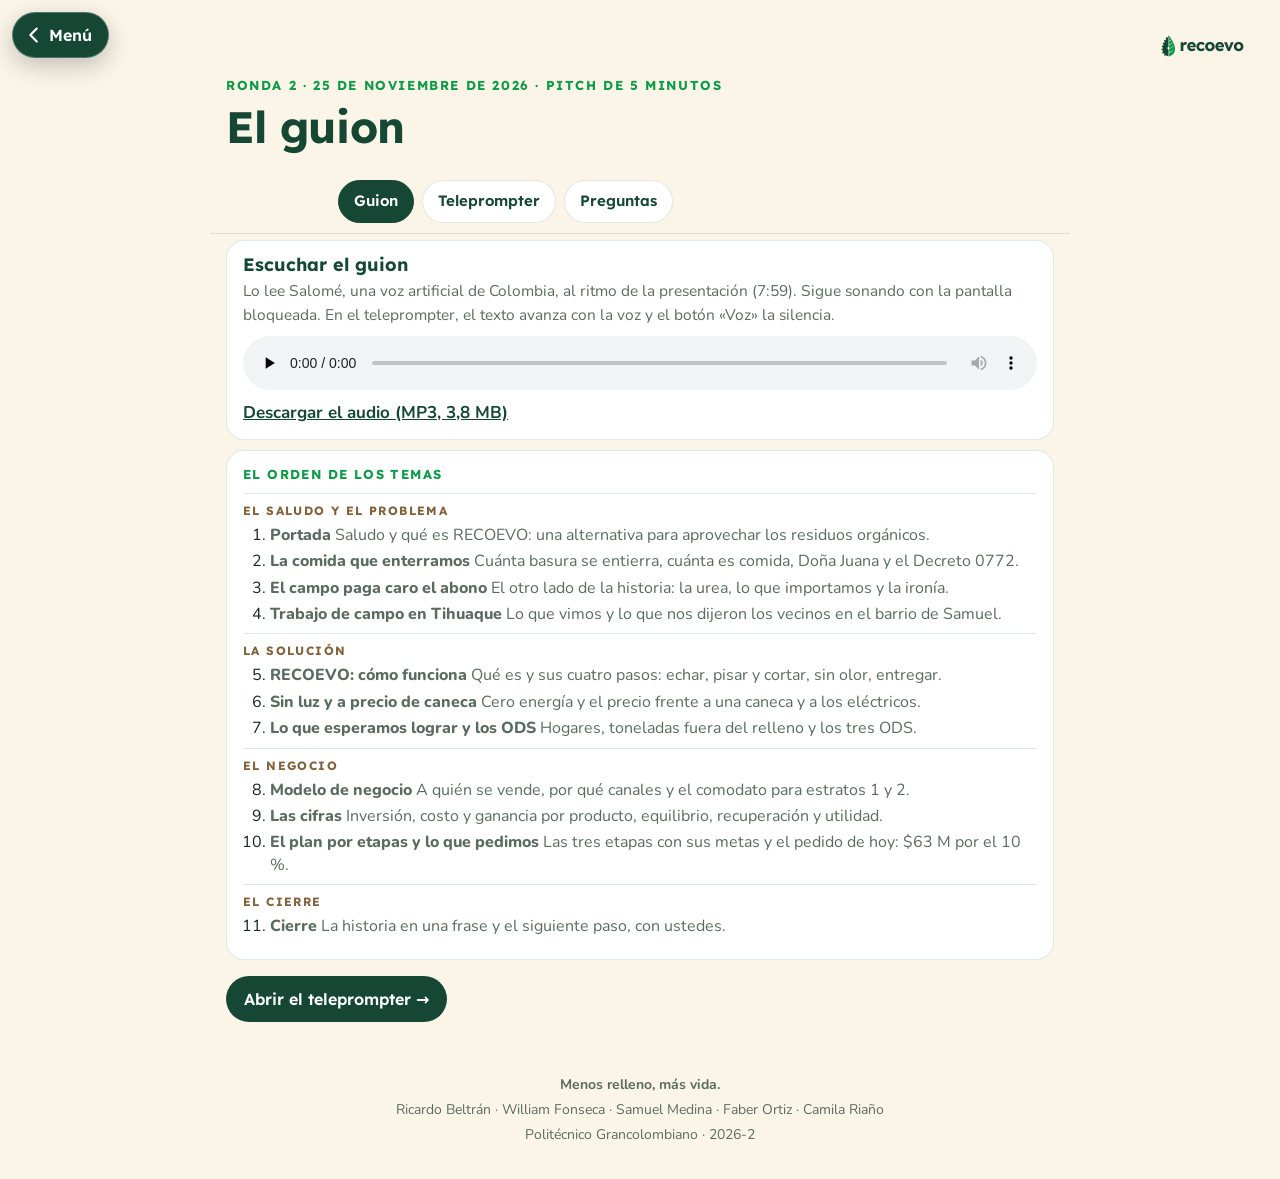
<file: pitch/index.html>
<!doctype html>
<html lang="es">
<head>
<meta charset="utf-8">
<meta name="viewport" content="width=device-width, initial-scale=1, viewport-fit=cover">
<title>RECOEVO · Pitch · Guion</title>
<meta name="description" content="Pitch de RECOEVO para el 25 de noviembre de 2026: guion, teleprompter y preguntas del jurado por temas.">
<meta name="robots" content="noindex, nofollow">
<meta name="theme-color" content="#154734">
<link rel="icon" href="../assets/img/icono-192.png">
<link rel="preload" href="../assets/fonts/Lexend.woff2" as="font" type="font/woff2" crossorigin>
<link rel="stylesheet" href="../assets/css/marca.css">
<style>
:root{--hl:rgba(164,214,94,.5);--gesto:#7a5a35;--num:#0a6e35;--papel2:#f3efe3}
.volver{z-index:1000}
.pitch{max-width:860px;margin:0 auto;padding:6px 16px 10px;padding-left:max(16px,env(safe-area-inset-left));padding-right:max(16px,env(safe-area-inset-right))}
.kicker{font-family:"Lexend",system-ui,sans-serif;font-weight:700;font-size:13px;letter-spacing:1.6px;text-transform:uppercase;color:var(--evo);margin:0 0 6px}
.pitch h1{font-size:clamp(28px,7vw,44px);letter-spacing:-.4px}
.bajada{margin:10px 0 0;color:var(--suave);font-size:17px;max-width:40em}
.datos{display:flex;flex-wrap:wrap;gap:8px;margin:14px 0 0;padding:0;list-style:none}
.datos li{padding:6px 12px;border-radius:999px;background:var(--papel);border:1px solid var(--linea);font-weight:700;font-size:14.5px}
.datos li.dest{background:var(--monte);color:#fff;border-color:var(--monte)}
.modos{position:sticky;top:0;z-index:20;background:var(--crema);margin:18px -16px 0;padding:10px 16px 10px 128px;border-bottom:1px solid var(--linea);display:flex;gap:8px;padding-top:calc(10px + env(safe-area-inset-top))}
@media (max-width:700px){.modos{position:fixed;top:auto;bottom:0;left:0;right:0;margin:0;padding:6px max(6px,env(safe-area-inset-right)) calc(6px + env(safe-area-inset-bottom)) max(6px,env(safe-area-inset-left));border-top:1px solid var(--linea);border-bottom:0;display:grid;grid-template-columns:repeat(3,minmax(0,1fr));gap:4px;box-shadow:0 -6px 18px rgba(21,71,52,.08)}.modos a,.modos button{padding:9px 2px;font-size:12.5px;text-align:center;border-radius:12px;min-width:0;overflow:hidden;text-overflow:ellipsis}body{padding-bottom:76px}}
.modos a,.modos button{flex:none;font:inherit;font-family:"Lexend",system-ui,sans-serif;font-weight:600;font-size:15px;text-decoration:none;color:var(--monte);background:var(--papel);border:1px solid var(--linea);border-radius:999px;padding:9px 15px;cursor:pointer;white-space:nowrap}
.modos .tele{background:var(--monte);color:#fff;border-color:var(--monte)}
section{scroll-margin-top:80px}
@media (max-width:700px){section{scroll-margin-top:70px}}
h2.sec{font-size:clamp(24px,5.6vw,32px);margin:34px 0 4px}
.sec-sub{color:var(--suave);margin:0 0 14px;max-width:42em}
.orden{background:var(--papel);border:1px solid var(--linea);border-radius:18px;padding:14px 16px;margin:6px 0 4px}
.orden p{margin:0;font-size:16.5px}
.orden .lbl{font-family:"Lexend";font-weight:700;font-size:12px;letter-spacing:1.4px;text-transform:uppercase;color:var(--evo);display:block;margin-bottom:4px}
.orden .titulo{font-size:13px;margin-bottom:8px}
.orden .parte{display:grid;gap:4px;padding:8px 0;border-top:1px solid var(--linea)}
.orden .parte .lbl{color:var(--tierra);margin:0}
.orden ol{margin:0;padding-left:1.6em;display:grid;gap:4px}
.orden li{font-size:16px;line-height:1.4}
.orden li a{text-decoration:none;color:var(--monte)}
.orden li b{font-weight:800}
.orden li span{color:var(--suave)}
.leyenda{display:flex;flex-wrap:wrap;gap:4px 16px;font-size:14px;color:var(--suave);margin:10px 0 0}
.bloque{border-top:1px solid var(--linea);padding:20px 0 6px}
.b-cab{display:flex;flex-wrap:wrap;align-items:center;gap:6px 10px;margin-bottom:8px}
.b-n{display:inline-grid;place-items:center;width:34px;height:34px;border-radius:50%;background:var(--monte);color:#fff;font-family:"Lexend";font-weight:700;font-size:16px;flex:none}
.b-cab h3{font-size:21px}
.b-t{font-family:"Lexend";font-weight:600;font-size:13px;color:var(--monte);background:var(--papel2);border-radius:999px;padding:3px 10px;font-variant-numeric:tabular-nums}
.b-p{flex-basis:100%;font-size:14px;color:var(--suave);margin-left:44px}
.b-texto p{margin:0 0 12px;font-size:19px;line-height:1.7;max-width:40em}
.b-texto strong{font-weight:800;background:linear-gradient(transparent 60%,var(--hl) 60%)}
.num{font-family:"Lexend",system-ui,sans-serif;font-weight:700;color:var(--num);white-space:nowrap}
.gesto{display:inline-block;font-style:italic;font-size:14.5px;color:var(--gesto);background:var(--papel2);border-radius:8px;padding:0 8px;margin-right:4px}
.opc{color:var(--suave)}
.opc::after{content:" ✂";color:var(--tierra);font-weight:700}
.total{margin:8px 0 0;padding:12px 16px;border-radius:16px;background:rgba(164,214,94,.22);border:1px solid rgba(14,154,72,.25);font-size:15.5px}
/* práctica */
.metodo{margin:0;padding:0;list-style:none;display:grid;gap:10px;counter-reset:m}
.metodo li{display:grid;grid-template-columns:34px 1fr;gap:10px;align-items:start;font-size:16.5px}
.metodo li::before{counter-increment:m;content:counter(m);display:grid;place-items:center;width:30px;height:30px;border-radius:50%;background:var(--sol);color:var(--monte);font-family:"Lexend";font-weight:700;font-size:15px}
.metodo b{color:var(--monte)}
.por-que{font-size:14.5px;color:var(--suave);margin:10px 0 0}
.tarjeta-p{margin-top:18px;background:var(--papel);border:1px solid var(--linea);border-radius:22px;box-shadow:var(--sombra);padding:18px}
.tp-top{display:flex;flex-wrap:wrap;align-items:center;gap:8px 12px;justify-content:space-between}
.tp-paso{font-family:"Lexend";font-weight:700;font-size:13px;letter-spacing:1.2px;text-transform:uppercase;color:var(--evo)}
.tp-modo{display:inline-flex;border:1px solid var(--linea);border-radius:999px;overflow:hidden}
.tp-modo button{font:inherit;font-size:14px;font-weight:700;border:0;background:var(--papel);color:var(--monte);padding:7px 12px;cursor:pointer}
.tp-modo button[aria-pressed="true"]{background:var(--monte);color:#fff}
.barra-prog{height:6px;border-radius:99px;background:var(--papel2);margin:12px 0 14px;overflow:hidden}
.barra-prog i{display:block;height:100%;background:var(--evo);width:0;transition:width .3s}
.tp-preg{font-family:"Lexend";font-weight:700;color:var(--monte);font-size:clamp(20px,4.6vw,25px);line-height:1.3;margin:0}
.tp-inst{color:var(--suave);font-size:15px;margin:6px 0 0}
.tp-pistas{display:flex;flex-wrap:wrap;gap:6px;margin:14px 0 0;padding:0;list-style:none}
.tp-pistas li{background:rgba(164,214,94,.3);border-radius:10px;padding:4px 10px;font-weight:700;font-size:15px}
.tp-guion{margin-top:14px;border-top:1px dashed var(--linea);padding-top:12px}
.tp-guion p{font-size:17.5px;line-height:1.65;margin:0 0 10px}
.tp-acc{display:flex;flex-wrap:wrap;gap:8px;margin-top:16px}
.btn{font:inherit;font-family:"Lexend",system-ui,sans-serif;font-weight:600;font-size:15px;border-radius:999px;padding:10px 16px;cursor:pointer;border:1px solid var(--monte);background:var(--monte);color:#fff}
.btn.sec{background:var(--papel);color:var(--monte);border-color:var(--linea)}
.btn.ok{background:var(--evo);border-color:var(--evo)}
.btn.rep{background:var(--sol);color:var(--monte);border-color:var(--sol)}
.tp-nav{display:flex;justify-content:space-between;gap:8px;margin-top:14px;border-top:1px solid var(--linea);padding-top:12px}
.marcas{display:flex;flex-wrap:wrap;gap:5px;margin-top:12px}
.marcas button{font:inherit;font-family:"Lexend";font-weight:700;font-size:13px;width:32px;height:32px;border-radius:50%;border:1px solid var(--linea);background:var(--papel);color:var(--monte);cursor:pointer}
.marcas button.ok{background:var(--evo);color:#fff;border-color:var(--evo)}
.marcas button.rep{background:var(--sol);border-color:var(--sol)}
.marcas button.act{outline:3px solid var(--monte);outline-offset:1px}
/* preguntas */
.profe{display:grid;gap:10px}
.q{background:var(--papel);border:1px solid var(--linea);border-radius:18px;padding:14px 16px}
.q-p{font-weight:800;color:var(--monte);font-size:16.5px;margin:0}
.q-r{font-family:"Lexend";font-weight:700;font-size:clamp(22px,5.4vw,28px);color:var(--num);line-height:1.2;margin:4px 0 2px}
.q-d{margin:0;font-size:16px}
.q details{margin-top:8px}
.q summary{cursor:pointer;font-weight:700;color:var(--evo);font-size:15px}
.q ul{margin:8px 0 0;padding-left:1.15em;display:grid;gap:4px;font-size:15px}
.otras details{border-top:1px solid var(--linea);padding:12px 0}
.otras summary{cursor:pointer;font-weight:800;color:var(--monte)}
.otras p{margin:8px 0 0;font-size:16px}
.fuentes{font-size:14px;color:var(--suave)}
.fuentes ol{padding-left:1.2em;display:grid;gap:5px}
.fuentes summary{cursor:pointer;font-weight:700;color:var(--monte);font-size:16px}
/* teleprompter */
.tele-capa{position:fixed;inset:0;z-index:2000;background:#0b1410;color:#f4f1e8;display:flex;flex-direction:column}
.tele-capa[hidden]{display:none}
.tele-texto{flex:1 1 auto;min-height:0;overflow:hidden;padding:0 max(20px,env(safe-area-inset-right)) 0 max(20px,env(safe-area-inset-left));scrollbar-width:none}
.tele-texto::-webkit-scrollbar{display:none}
.tele-texto{touch-action:none;overscroll-behavior:none;-webkit-user-select:none;user-select:none;-webkit-touch-callout:none;-webkit-tap-highlight-color:transparent}
html:has(body[data-vista="tele"]),body[data-vista="tele"]{overflow:hidden;overscroll-behavior:none;height:100%}
.tele-texto .in{max-width:900px;margin:0 auto;padding:38vh 0 60vh}
.tele-texto h4{font-family:"Lexend";font-size:.45em;letter-spacing:2px;text-transform:uppercase;color:#7d8a82;margin:1.4em 0 .4em;border-top:1px solid rgba(255,255,255,.15);padding-top:.6em}
.tele-texto p{margin:0 0 .7em;line-height:1.45}
.tele-texto strong{color:#fff;font-weight:800}
.tele-texto .num{color:var(--sol)}
.tele-texto .gesto{background:transparent;color:#7d8a82;font-size:.5em;padding:0}
.tele-texto .w.leida{color:var(--brote)}
.tele-texto .opc{color:#b9c2b8}
.tele-guia{position:absolute;left:0;right:0;top:38vh;height:0;pointer-events:none;z-index:1}
.tele-guia::before,.tele-guia::after{content:"";position:absolute;top:-9px;border:9px solid transparent}
.tele-guia::before{left:var(--gi,4px);border-left:14px solid var(--sol)}
.tele-guia::after{left:var(--gd,auto);border-right:14px solid var(--sol)}
.tele-saltos{position:absolute;right:max(10px,env(safe-area-inset-right));top:calc(38vh + 34px);display:grid;gap:10px;z-index:2}
.tele-saltos button{display:grid;place-items:center;gap:2px;width:54px;height:54px;border-radius:16px;border:1px solid rgba(255,255,255,.3);background:rgba(20,35,27,.85);color:#fff;cursor:pointer;font:inherit;font-family:"Lexend";font-size:10px;font-weight:600;padding:6px 0;touch-action:manipulation}
.tele-saltos button:active{background:var(--sol);color:var(--monte)}
.tele-saltos svg{width:22px;height:22px;fill:none;stroke:currentColor;stroke-width:2.6;stroke-linecap:round;stroke-linejoin:round}
.tele-texto .in{padding-right:58px}
.tele-ctl{flex:none;display:grid;grid-template-columns:96px 1fr auto;grid-template-areas:"play reloj vel" "reini voz letra";align-items:center;column-gap:10px;row-gap:6px;
  padding:8px max(12px,env(safe-area-inset-right),calc((100% - 540px)/2)) calc(8px + env(safe-area-inset-bottom)) max(12px,env(safe-area-inset-left),calc((100% - 540px)/2));
  background:#14231b;border-top:1px solid rgba(255,255,255,.12)}
.tele-ctl button{font:inherit;font-family:"Lexend";font-weight:600;font-size:14px;line-height:1;height:34px;border-radius:999px;border:1px solid rgba(255,255,255,.25);background:transparent;color:#fff;padding:0 10px;cursor:pointer;min-width:34px;touch-action:manipulation}
.tele-ctl button:active{background:rgba(255,255,255,.15)}
.tele-ctl .play{grid-area:play;width:100%;background:var(--sol);color:var(--monte);border-color:var(--sol)}
.tele-ctl .play:active{background:#e0b400}
.tele-ctl .reini{grid-area:reini;width:100%}
.tele-ctl output{grid-area:reloj;justify-self:center;font-family:"Lexend";font-weight:700;font-size:18px;min-width:52px;text-align:center;font-variant-numeric:tabular-nums}
.ctl-grupo{display:flex;align-items:center;justify-content:flex-end;gap:6px}
.ctl-grupo span{flex:1;color:#b9c2b8;font-size:12px;font-family:"Lexend";text-align:left;padding-right:2px}
.ctl-grupo b{min-width:38px;text-align:center;font-family:"Lexend";font-size:13px;font-weight:600;font-variant-numeric:tabular-nums}
.ctl-vel{grid-area:vel}
.ctl-letra{grid-area:letra}
.ctl-letra button{min-width:44px}
@media (max-width:360px){.ctl-grupo span{display:none}.tele-ctl{grid-template-columns:88px 1fr auto;column-gap:8px}}
.tele-ctl small{color:#b9c2b8;font-size:13px}
.sr{position:absolute;width:1px;height:1px;overflow:hidden;clip:rect(0 0 0 0);white-space:nowrap}
.buscador{display:flex;gap:8px;align-items:stretch;margin:4px 0 10px}
.buscador input{flex:1;min-width:0;font:inherit;font-size:17px;padding:14px 16px;border-radius:16px;border:2px solid var(--monte);background:var(--papel);color:var(--tinta)}
.buscador input:focus{outline:3px solid var(--sol);outline-offset:2px}
#q-voz{flex:none;display:inline-flex;align-items:center;gap:6px;font:inherit;font-family:"Lexend",system-ui,sans-serif;font-weight:600;font-size:15px;border:0;border-radius:16px;background:var(--monte);color:#fff;padding:0 14px;cursor:pointer}
#q-voz svg{width:20px;height:20px;fill:currentColor}
#q-voz.oyendo{background:var(--sol);color:var(--monte)}
.atajos{display:flex;flex-wrap:wrap;gap:6px;margin:0 0 10px}
.atajos button{font:inherit;font-size:14px;font-weight:700;border:1px solid var(--linea);background:var(--papel);color:var(--monte);border-radius:999px;padding:6px 12px;cursor:pointer}
.q-estado{color:var(--suave);font-size:15px;margin:0 0 10px;min-height:1.2em}
.q-lista{display:grid;gap:10px}
.grupo-t{font-size:20px;margin:14px 0 2px}
.q-lista.buscando .grupo-t{display:none}
.q.top{outline:3px solid var(--sol);outline-offset:0}
.q.top::before{content:"Respuesta más probable";display:inline-block;font-family:"Lexend";font-weight:700;font-size:12px;letter-spacing:.8px;text-transform:uppercase;background:var(--sol);color:var(--monte);border-radius:999px;padding:3px 10px;margin-bottom:6px}
.q[hidden],.grupo-t[hidden]{display:none!important}
.filtros{display:grid;gap:12px;background:var(--papel);border:1px solid var(--linea);border-radius:20px;padding:14px}
.f-grupo{display:grid;gap:6px}
.f-grupo+.f-grupo{border-top:1px solid var(--linea);padding-top:10px}
.f-g{font-family:"Lexend";font-weight:700;font-size:12px;letter-spacing:1.3px;text-transform:uppercase;color:var(--evo)}
.f-chips{display:flex;flex-wrap:wrap;gap:6px}
.filtros button,.q-tags button{font:inherit;font-size:14px;font-weight:700;border:1px solid var(--linea);background:var(--crema);color:var(--monte);border-radius:999px;padding:6px 11px;cursor:pointer;line-height:1.2}
.filtros button span{display:inline-block;min-width:1.5em;text-align:center;font-size:12px;background:var(--papel);border-radius:999px;padding:1px 6px;margin-left:3px;color:var(--suave)}
.filtros button.activo{background:var(--monte);color:#fff;border-color:var(--monte)}
.filtros button.activo span{background:var(--sol);color:var(--monte)}
.f-top button{font-size:15px;padding:8px 14px}
.q-estado{font-family:"Lexend";font-weight:700;color:var(--monte);font-size:16px;margin:14px 0 8px;scroll-margin-top:76px}
.q-s{margin:6px 0 0;font-size:16px}
.q-s b,.q-c b{color:var(--monte)}
.q-c{margin-top:8px;font-size:15px}
.q-c ul{margin:4px 0 0;padding-left:1.15em;display:grid;gap:4px}
.q-tags{display:flex;flex-wrap:wrap;gap:5px;margin:10px 0 0}
.q-tags button{font-size:12.5px;padding:3px 9px;background:var(--papel)}
.tele-texto{cursor:grab;touch-action:none;user-select:none;-webkit-user-select:none}
.tele-texto.arrastrando{cursor:grabbing}
.tele-texto .in{position:relative;will-change:transform}
.tele-marca{position:absolute;left:-10px;right:-10px;top:0;height:0;border-radius:10px;background:rgba(242,178,39,.28);box-shadow:inset 4px 0 0 var(--sol);opacity:0;pointer-events:none;transition:opacity .25s}
.tele-marca.ver{opacity:1}
.tele-ayuda{flex-basis:100%;text-align:center;color:#b9c2b8;font-size:12.5px}
.modos a.activa{background:var(--monte);color:#fff;border-color:var(--monte)}
.tele-ctl .voz{grid-area:voz;justify-self:center;white-space:nowrap}
@media (max-width:480px){.ctl-letra span{display:none}}
.tele-ctl .voz[aria-pressed="false"]{color:#b9c2b8;border-style:dashed}
.escuchar{background:var(--papel);border:1px solid var(--linea);border-radius:18px;padding:14px 16px;margin:6px 0 10px}
.escuchar h2{font-family:"Lexend",system-ui,sans-serif;font-size:18px;margin:0 0 4px;color:var(--monte)}
.escuchar p{margin:0 0 10px;font-size:15.5px;color:var(--suave)}
.escuchar audio{width:100%;display:block}
.escuchar .descargar{display:inline-block;margin-top:10px;font-weight:700;color:var(--monte)}
.ir-tele{display:inline-block;margin:12px 0;font-family:"Lexend",system-ui,sans-serif;font-weight:600;font-size:16px;text-decoration:none;background:var(--monte);color:#fff;border-radius:999px;padding:11px 18px}
.tele-tabs{flex:none;display:flex;gap:6px;justify-content:center;padding:calc(8px + env(safe-area-inset-top)) 10px 8px;background:#14231b;border-bottom:1px solid rgba(255,255,255,.12)}
.tele-tabs a{color:#fff;text-decoration:none;font-family:"Lexend";font-weight:600;font-size:14px;padding:7px 14px;border-radius:999px;border:1px solid rgba(255,255,255,.25)}
.tele-tabs a.activa{background:var(--sol);color:var(--monte);border-color:var(--sol)}
body[data-vista="tele"]{background:#0b1410}
.q-panel{position:fixed;inset:0;z-index:1500;background:var(--crema);overflow-y:auto;-webkit-overflow-scrolling:touch}
.q-panel[hidden]{display:none}
.q-panel-cab{position:sticky;top:0;z-index:2;background:var(--crema);border-bottom:1px solid var(--linea);display:grid;gap:2px;
  padding:calc(10px + env(safe-area-inset-top)) max(16px,env(safe-area-inset-right)) 10px max(16px,env(safe-area-inset-left))}
.q-panel-cab h2{font-size:clamp(22px,5.4vw,30px);margin:6px 0 0}
.q-panel-cab p{margin:0;color:var(--suave);font-size:15px}
.q-volver{justify-self:start;display:inline-flex;align-items:center;gap:4px;font:inherit;font-family:"Lexend";font-weight:600;font-size:15px;border:0;border-radius:999px;background:var(--monte);color:#fff;padding:9px 16px 9px 10px;cursor:pointer}
.q-volver svg{width:20px;height:20px;fill:none;stroke:currentColor;stroke-width:2.4;stroke-linecap:round;stroke-linejoin:round}
.q-panel-lista{max-width:860px;margin:0 auto;display:grid;gap:10px;padding:14px max(16px,env(safe-area-inset-right)) calc(40px + env(safe-area-inset-bottom)) max(16px,env(safe-area-inset-left))}
.q-tags{align-items:center;color:var(--suave);font-size:13px}
body.con-panel{overflow:hidden}
@media (prefers-reduced-motion:reduce){*{transition:none!important}}
@media print{.modos,.volver,#practicar .tarjeta-p,.tele-capa{display:none!important}.b-texto p{font-size:13pt}}
</style>
</head>
<body data-vista="guion" data-total="481" data-salir="./">
<a class="volver" href="../" aria-label="Volver al menú principal"><svg viewBox="0 0 24 24" aria-hidden="true"><path d="M15 5l-7 7 7 7"/></svg>Menú</a>
<header class="barra"><img src="../assets/img/logo.svg" alt="recoevo" width="832" height="273"></header>
<main class="pitch">
  <p class="kicker">Ronda 2 · 25 de noviembre de 2026 · Pitch de 5 minutos</p>
  <h1>El guion</h1>
  <nav class="modos" aria-label="Secciones"><a href="./" class="activa" aria-current="page">Guion</a><a href="teleprompter/">Teleprompter</a><a href="preguntas/">Preguntas</a></nav>
  <section id="guion">
    <div class="escuchar"><h2>Escuchar el guion</h2><p>Lo lee Salomé, una voz artificial de Colombia, al ritmo de la presentación (7:59). Sigue sonando con la pantalla bloqueada. En el teleprompter, el texto avanza con la voz y el botón «Voz» la silencia.</p><audio controls preload="none" src="audio/RECOEVO_guion_final.mp3"></audio><a class="descargar" href="audio/RECOEVO_guion_final.mp3" download>Descargar el audio (MP3, 3,8 MB)</a></div>
    <div class="orden"><span class="lbl titulo">El orden de los temas</span><div class="parte"><span class="lbl">El saludo y el problema</span><ol><li value="1"><span data-b="1"><b>Portada</b></span> <span>Saludo y qué es RECOEVO: una alternativa para aprovechar los residuos orgánicos.</span></li><li value="2"><span data-b="2"><b>La comida que enterramos</b></span> <span>Cuánta basura se entierra, cuánta es comida, Doña Juana y el Decreto 0772.</span></li><li value="3"><span data-b="3"><b>El campo paga caro el abono</b></span> <span>El otro lado de la historia: la urea, lo que importamos y la ironía.</span></li><li value="4"><span data-b="4"><b>Trabajo de campo en Tihuaque</b></span> <span>Lo que vimos y lo que nos dijeron los vecinos en el barrio de Samuel.</span></li></ol></div><div class="parte"><span class="lbl">La solución</span><ol><li value="5"><span data-b="5"><b>RECOEVO: cómo funciona</b></span> <span>Qué es y sus cuatro pasos: echar, pisar y cortar, sin olor, entregar.</span></li><li value="6"><span data-b="6"><b>Sin luz y a precio de caneca</b></span> <span>Cero energía y el precio frente a una caneca y a los eléctricos.</span></li><li value="7"><span data-b="7"><b>Lo que esperamos lograr y los ODS</b></span> <span>Hogares, toneladas fuera del relleno y los tres ODS.</span></li></ol></div><div class="parte"><span class="lbl">El negocio</span><ol><li value="8"><span data-b="8"><b>Modelo de negocio</b></span> <span>A quién se vende, por qué canales y el comodato para estratos 1 y 2.</span></li><li value="9"><span data-b="9"><b>Las cifras</b></span> <span>Inversión, costo y ganancia por producto, equilibrio, recuperación y utilidad.</span></li><li value="10"><span data-b="10"><b>El plan por etapas y lo que pedimos</b></span> <span>Las tres etapas con sus metas y el pedido de hoy: $63 M por el 10 %.</span></li></ol></div><div class="parte"><span class="lbl">El cierre</span><ol><li value="11"><span data-b="11"><b>Cierre</b></span> <span>La historia en una frase y el siguiente paso, con ustedes.</span></li></ol></div></div>
    <a class="ir-tele" href="teleprompter/">Abrir el teleprompter →</a>
  </section>
</main>
<footer class="pie"><p><b>Menos relleno, más vida.</b></p><p>Ricardo Beltrán · William Fonseca · Samuel Medina · Faber Ortiz · Camila Riaño</p><p>Politécnico Grancolombiano · 2026-2</p></footer>
<script>
(function(){
  "use strict";
  var B=[].slice.call(document.querySelectorAll(".bloque"));
  var DATOS=B.map(function(b){return {n:Number(b.dataset.n),t:b.querySelector("h3").textContent,preg:b.dataset.pregunta,pistas:JSON.parse(b.dataset.pistas),ancla:b.dataset.ancla,html:b.querySelector(".b-texto").innerHTML};});
  var TOTAL=Number(document.body.dataset.total||280);
  function mmss(s){s=Math.max(0,Math.round(s));return Math.floor(s/60)+":"+String(s%60).padStart(2,"0");}
  function esc(s){return String(s).replace(/&/g,"&amp;").replace(/</g,"&lt;").replace(/>/g,"&gt;");}

  /* ---------- preguntas: menú de temas y ventana de cada tema ---------- */
  var $=function(id){return document.getElementById(id);};
  var filtros=$("filtros"), banco=$("q-banco"), panel=$("q-panel");
  if(filtros&&banco&&panel){
    var tarj=[].slice.call(banco.querySelectorAll(".q")), plista=$("q-panel-lista"), ptit=$("q-panel-t"), pn=$("q-panel-n"), abierto=false;
    var mostrar=function(k){
      plista.innerHTML="";var n=0;
      tarj.forEach(function(t){if(t.getAttribute("data-k").indexOf("|"+k+"|")>=0){var copia=t.cloneNode(true);
        [].forEach.call(copia.querySelectorAll(".q-tags button"),function(b){if(b.getAttribute("data-k")===k)b.remove();});
        if(!copia.querySelector(".q-tags button"))copia.querySelector(".q-tags").remove();
        plista.appendChild(copia);n++;}});
      ptit.textContent=k;pn.textContent=n+(n===1?" pregunta":" preguntas");
      panel.hidden=false;document.body.classList.add("con-panel");panel.scrollTop=0;abierto=true;
    };
    var cerrarPanel=function(){panel.hidden=true;document.body.classList.remove("con-panel");abierto=false;};
    var abrirTema=function(k){try{history.pushState({tema:k},"","#tema-"+encodeURIComponent(k));}catch(_){}mostrar(k);};
    filtros.addEventListener("click",function(e){var b=e.target.closest("button");if(b)abrirTema(b.getAttribute("data-k"));});
    plista.addEventListener("click",function(e){var b=e.target.closest(".q-tags button");if(!b)return;var k=b.getAttribute("data-k");
      try{history.replaceState({tema:k},"","#tema-"+encodeURIComponent(k));}catch(_){}mostrar(k);});
    $("q-volver").addEventListener("click",function(){if(history.state&&history.state.tema){history.back();}else{cerrarPanel();}});
    window.addEventListener("popstate",function(e){if(e.state&&e.state.tema)mostrar(e.state.tema);else cerrarPanel();});
    document.addEventListener("keydown",function(e){if(e.key==="Escape"&&abierto)$("q-volver").click();});
    var h=decodeURIComponent(location.hash||"");
    if(h.indexOf("#tema-")===0){var k0=h.slice(6);try{history.replaceState({tema:k0},"",location.hash);}catch(_){}mostrar(k0);}
    window.filtrarPreguntas=function(k){mostrar(k);return [].map.call(plista.querySelectorAll(".q-p"),function(x){return x.textContent;});};
  }

  /* ---------- teleprompter ---------- */
  if($("tele")){
  var capa=$("tele"), caja=$("tele-texto"), reloj=$("tele-reloj"), bPlay=$("tele-play"), vel=$("tele-vel");
  var corre=false, mult=1, tam=34, ult=0, seg=0, raf=0, resto=0;
  caja.querySelector(".in").innerHTML=DATOS.map(function(d){return "<h4>"+d.n+" · "+esc(d.t)+"</h4>"+d.html;}).join("");
  [].forEach.call(caja.querySelectorAll(".opc"),function(o){o.remove();});
  var interior=caja.querySelector(".in");
  var pos=0,maxPos=0,base=0;
  function limites(){maxPos=Math.max(0,interior.offsetHeight-caja.clientHeight);base=interior.getBoundingClientRect().top+pos;}
  function guiaEnTexto(){return window.innerHeight*0.38-(base-pos);}
  function ponerPos(v){pos=Math.max(0,Math.min(v,maxPos));interior.style.transform="translate3d(0,"+(-pos)+"px,0)";
    if(corre&&!arrastre&&!moviendo)return;
    if(!pendiente){pendiente=true;requestAnimationFrame(function(){pendiente=false;if(!arrastre&&!moviendo&&!corre)sincronizar();else pintarLectura();});}}
  (function envolver(){
    var tw=document.createTreeWalker(interior,NodeFilter.SHOW_TEXT),nodos=[];
    while(tw.nextNode())nodos.push(tw.currentNode);
    nodos.forEach(function(t){
      if(!t.nodeValue.trim())return;
      var f=document.createDocumentFragment();
      t.nodeValue.split(/(\s+)/).forEach(function(pz){if(!pz)return;
        if(/^\s+$/.test(pz))f.appendChild(document.createTextNode(pz));
        else{var w=document.createElement("span");w.className="w";w.textContent=pz;f.appendChild(w);}});
      t.parentNode.replaceChild(f,t);
    });
  })();
  var marca=document.createElement("div");marca.className="tele-marca";interior.appendChild(marca);
  var palabras=[].filter.call(interior.querySelectorAll(".w"),function(w){if(w.closest("h4,.gesto")){w.classList.add("no-leer");return false;}return true;});
  var lineas=[],leidas=0,pendiente=false;
  var lineaDe=[];
  function medirLineas(){lineas=[];lineaDe=[];var act=null;palabras.forEach(function(w,i){var t=w.offsetTop;
    if(!act||Math.abs(t-act.top)>3){act={top:t,alto:w.offsetHeight,ini:i,fin:i};lineas.push(act);}else act.fin=i;lineaDe[i]=act;});prepararCurva();}
  /* Curva tiempo → altura: cada línea llega a la guía cuando empieza su primera palabra, y entre línea y línea el texto
     sube por una curva suave (interpolación monótona PCHIP): la velocidad nunca cambia de golpe, ni en los títulos. */
  var KT=[],KY=[],KM=[];
  function prepararCurva(){KT=[];KY=[];KM=[];if(!lineas.length||!INICIO.length)return;
    lineas.forEach(function(L){KT.push(INICIO[L.ini]);KY.push(L.top);});
    var u=lineas[lineas.length-1];KT.push(Math.max(DURACION,KT[KT.length-1]+0.5));KY.push(u.top+tam*1.45);
    var n=KT.length,h=[],d=[],j;for(j=0;j<n-1;j++){h[j]=Math.max(1e-3,KT[j+1]-KT[j]);d[j]=(KY[j+1]-KY[j])/h[j];}
    for(j=0;j<n;j++){if(j===0)KM[j]=d[0]||0;else if(j===n-1)KM[j]=d[n-2]||0;else if(d[j-1]*d[j]<=0)KM[j]=0;
      else{var w1=2*h[j]+h[j-1],w2=h[j]+2*h[j-1];KM[j]=(w1+w2)/(w1/d[j-1]+w2/d[j]);}}}
  function alturaEn(t){var n=KT.length;if(!n)return 0;if(t<=KT[0])return KY[0];if(t>=KT[n-1])return KY[n-1];
    var lo=0,hi=n-1;while(hi-lo>1){var m=(lo+hi)>>1;if(KT[m]<=t)lo=m;else hi=m;}
    var hh=KT[hi]-KT[lo],x=(t-KT[lo])/hh,x2=x*x,x3=x2*x;
    return (2*x3-3*x2+1)*KY[lo]+(x3-2*x2+x)*hh*KM[lo]+(-2*x3+3*x2)*KY[hi]+(x3-x2)*hh*KM[hi];}
  function pintarLectura(){pendiente=false;if(!lineas.length)return;
    var g=guiaEnTexto(),k=0;
    for(var j=0;j<lineas.length;j++){var L=lineas[j];
      if(L.top+L.alto<=g){k=L.fin+1;continue;}
      if(L.top<=g){var f=Math.min(1,Math.max(0,(g-L.top)/L.alto));k=L.ini+Math.round(f*(L.fin-L.ini+1));}
      break;}
    var a;if(k>leidas){for(a=leidas;a<k;a++)palabras[a].classList.add("leida");}else{for(a=k;a<leidas;a++)palabras[a].classList.remove("leida");}
    leidas=k;}
  function repintar(){medirLineas();if(corre){pintarPorTiempo();return;}leidas=palabras.length;palabras.forEach(function(w){w.classList.add("leida");});pintarLectura();}
  caja.addEventListener("wheel",function(e){e.preventDefault();ponerPos(pos+e.deltaY);},{passive:false});
  var arrastre=null,tMarca=0;
  function marcar(w){if(!w)return;marca.style.top=(w.offsetTop-4)+"px";marca.style.height=(w.offsetHeight+8)+"px";marca.classList.add("ver");tMarca=Date.now();
    setTimeout(function(){if(!arrastre&&Date.now()-tMarca>=2900)marca.classList.remove("ver");},3000);}
  function palabraEn(x,y){var el=document.elementFromPoint(x,y);if(!el||!el.closest)return null;var w=el.closest(".w");if(w)return w;
    var bloque=el.closest("p,h4")||el,mejor=null,dist=1e9;
    [].forEach.call(bloque.querySelectorAll?bloque.querySelectorAll(".w"):[],function(c){var r=c.getBoundingClientRect(),d=Math.abs((r.top+r.bottom)/2-y)*4+Math.abs((r.left+r.right)/2-x);if(d<dist){dist=d;mejor=c;}});
    return mejor;}
  function palabraEnGuia(){var r=caja.getBoundingClientRect(),y=window.innerHeight*0.38+6;
    for(var x=r.left+r.width*0.2;x<r.left+r.width*0.8;x+=12){var w=palabraEn(x,y);if(w)return w;}return null;}
  var toque=null;
  caja.addEventListener("pointerdown",function(e){if(e.button>0||e.target.closest("button"))return;
    toque={x:e.clientX,y:e.clientY,s:pos,id:e.pointerId};mantenerPantalla();});
  caja.addEventListener("pointermove",function(e){
    if(toque&&!arrastre&&Math.abs(e.clientY-toque.y)>10){   /* ya no es un toque: es un arrastre */
      arrastre={y:toque.y,s:toque.s};try{caja.setPointerCapture(toque.id);}catch(_){}
      caja.classList.add("arrastrando");marcar(palabraEn(toque.x,toque.y));}
    if(!arrastre)return;ponerPos(arrastre.s-(e.clientY-arrastre.y));resto=0;});
  function soltar(){toque=null;if(!arrastre)return;arrastre=null;caja.classList.remove("arrastrando");tMarca=Date.now();sincronizar();
    setTimeout(function(){if(!arrastre&&Date.now()-tMarca>=2900)marca.classList.remove("ver");},3000);}
  caja.addEventListener("pointerup",soltar);caja.addEventListener("pointercancel",soltar);
  function pxSeg(){return (caja.scrollHeight-caja.clientHeight)/TOTAL*mult;}
  var INICIO=[],HABLA=[],PESO=[],DURACION=TOTAL,moviendo=false,real=0,relojVisto="";
  /* Cómo se dice en voz alta una cifra o un signo: «33.300» = «treinta y tres mil trescientos», «%» = «por ciento» */
  var UN=["cero","uno","dos","tres","cuatro","cinco","seis","siete","ocho","nueve","diez","once","doce","trece","catorce","quince","dieciséis","diecisiete","dieciocho","diecinueve","veinte","veintiuno","veintidós","veintitrés","veinticuatro","veinticinco","veintiséis","veintisiete","veintiocho","veintinueve"];
  var DE=["","","","treinta","cuarenta","cincuenta","sesenta","setenta","ochenta","noventa"];
  var CE=["","ciento","doscientos","trescientos","cuatrocientos","quinientos","seiscientos","setecientos","ochocientos","novecientos"];
  function enLetras(n){if(n<30)return UN[n];if(n<100)return DE[Math.floor(n/10)]+(n%10?" y "+UN[n%10]:"");
    if(n<1000)return(n===100?"cien":CE[Math.floor(n/100)])+(n%100?" "+enLetras(n%100):"");
    if(n<1e6){var k=Math.floor(n/1000),r=n%1000;return(k===1?"mil":enLetras(k)+" mil")+(r?" "+enLetras(r):"");}
    var m=Math.floor(n/1e6),r2=n%1e6;return(m===1?"un millón":enLetras(m)+" millones")+(r2?" "+enLetras(r2):"");}
  var SIGNOS={"%":"por ciento","$":"pesos","+":"más","×":"por","≈":"cerca de","−":"menos","÷":"dividido entre"};
  function hablado(tok){var t=tok.replace(/[«»"“”(),.;:!?¿¡…]+$/,"").replace(/^[«"“(¿¡]+/,"");
    if(SIGNOS[t])return SIGNOS[t];
    var m=t.match(/^(\$?)(\d[\d.]*)(?:,(\d+))?(%?)$/);if(!m)return tok;
    var ent=m[2].replace(/\./g,""),dicho=(/^0\d/.test(ent)?"cero ":"")+enLetras(parseInt(ent,10)||0);
    if(m[3])dicho+=" coma "+m[3].split("").map(function(d){return UN[+d];}).join(" ");
    if(m[4])dicho+=" por ciento";if(m[1])dicho+=" pesos";return dicho;}
  (function calcularTiempos(){
    var base=[],suma=0,CIERRE=/["»”)\]]*$/;
    palabras.forEach(function(w,i){
      var tx=w.textContent,letras=hablado(tx).replace(/[^A-Za-zÁÉÍÓÚÜÑáéíóúüñ]/g,"").length;
      var d=0.12+0.05*letras,pausa=0,limpio=tx.replace(CIERRE,"");   /* las cifras y signos cuentan como se dicen */
      if(/(\.\.\.|…)$/.test(limpio))pausa=0.9;
      else if(/[.!?]$/.test(limpio))pausa=0.65;
      else if(/[,;:]$/.test(limpio))pausa=0.3;
      var sig=palabras[i+1],pa=w.closest("p"),ps=sig&&sig.closest("p");
      if(!sig||ps!==pa){pausa=Math.max(pausa,0.9);
        if(ps&&ps.previousElementSibling&&ps.previousElementSibling.tagName==="H4")pausa=Math.max(pausa,1.4);}
      base.push([d,pausa]);PESO.push(d);});
    var sh=0,sp=0;base.forEach(function(b){sh+=b[0];sp+=b[1];});
    var esc=Math.max(0.3,(TOTAL-sp)/sh),acc=0;   /* solo se ajusta el tiempo de hablar; las pausas quedan fijas */
    base.forEach(function(b){INICIO.push(acc);HABLA.push(b[0]*esc);acc+=b[0]*esc+b[1];});DURACION=acc;
  })();
  /* ---------- la voz: el audio del guion marca el ritmo ----------
     voz_guion.py da el inicio y el fin de cada frase en el audio; aquí cada palabra toma su parte de su frase.
     Si algo no cuadra (otro número de párrafos), el teleprompter sigue como antes, sin voz. */
  var VOZ=null,audio=null,vozFalla=false,silenciada=false,bVoz=$("tele-voz");
  try{VOZ=JSON.parse(document.body.getAttribute("data-voz")||"null");}catch(_){VOZ=null;}
  (function tiemposDeVoz(){
    if(!VOZ||!VOZ.parrafos)return;
    var ps=[],grupos=[];
    palabras.forEach(function(w,i){var p=w.closest("p");if(ps[ps.length-1]!==p){ps.push(p);grupos.push([]);}grupos[grupos.length-1].push(i);});
    if(ps.length!==VOZ.parrafos.length){VOZ=null;return;}
    var FIN=/[.!?…][»"”)\]]*$/,I2=[],H2=[];
    grupos.forEach(function(g,j){
      var anclas=VOZ.parrafos[j],frases=[],act=[];
      g.forEach(function(i){act.push(i);if(FIN.test(palabras[i].textContent)){frases.push(act);act=[];}});
      if(act.length)frases.push(act);
      if(frases.length!==anclas.length){frases=[g];anclas=[[anclas[0][0],anclas[anclas.length-1][1]]];}
      frases.forEach(function(f,k){var a=anclas[k][0],b=anclas[k][1],tot=0,acc=0;f.forEach(function(i){tot+=PESO[i];});
        f.forEach(function(i){I2[i]=a+(b-a)*acc/tot;H2[i]=(b-a)*PESO[i]/tot;acc+=PESO[i];});});
    });
    INICIO=I2;HABLA=H2;DURACION=VOZ.duracion;
  })();
  function pintarVoz(){if(!bVoz)return;bVoz.textContent=silenciada?"🔇 Sin voz":"🔊 Voz";bVoz.setAttribute("aria-pressed",String(!silenciada));
    bVoz.setAttribute("aria-label",silenciada?"La voz está silenciada: tocar para oírla":"La voz suena: tocar para silenciarla");}
  if(VOZ){
    audio=new Audio();audio.preload="auto";audio.src=VOZ.src;
    try{silenciada=localStorage.getItem("recoevo-tele-voz")==="no";}catch(_){}
    audio.muted=silenciada;
    audio.addEventListener("ended",function(){parar();seg=DURACION;bPlay.textContent="Terminó";});
    audio.addEventListener("pause",function(){if(corre&&!audio.ended)parar();});   /* pausado desde la pantalla bloqueada */
    audio.addEventListener("play",function(){if(!corre)arrancar();});
    audio.addEventListener("error",function(){vozFalla=true;if(bVoz)bVoz.hidden=true;});
    try{if("mediaSession" in navigator){
      navigator.mediaSession.metadata=new MediaMetadata({title:"Guion de la final",artist:"RECOEVO",album:"Ronda 2 · 25 de noviembre de 2026"});
      navigator.mediaSession.setActionHandler("play",function(){if(!corre)arrancar();});
      navigator.mediaSession.setActionHandler("pause",function(){if(corre)parar();});}}catch(_){}
    if(bVoz){pintarVoz();bVoz.onclick=function(){silenciada=!silenciada;audio.muted=silenciada;pintarVoz();
      try{localStorage.setItem("recoevo-tele-voz",silenciada?"no":"si");}catch(_){}};}
  }else if(bVoz){bVoz.hidden=true;}
  function conAudio(){return audio&&!vozFalla;}
  function audioA(t){if(!conAudio())return;try{audio.currentTime=Math.max(0,Math.min(t,DURACION-0.05));}catch(_){}}
  function empezadas(t){var lo=0,hi=INICIO.length;while(lo<hi){var m=(lo+hi)>>1;if(INICIO[m]<=t)lo=m+1;else hi=m;}return lo;}
  function pintarPorTiempo(){var k=empezadas(seg),a;
    if(k>leidas){for(a=leidas;a<k;a++)palabras[a].classList.add("leida");}else{for(a=k;a<leidas;a++)palabras[a].classList.remove("leida");}
    leidas=k;}
  function seguir(dt){if(!KT.length)return;
    var d=alturaEn(seg)-guiaEnTexto();                    /* punto del texto que debe estar en la guía, según el tiempo */
    if(Math.abs(d)>0.01)ponerPos(pos+d*(1-Math.exp(-Math.min(dt,0.1)*6)));}
  function sincronizar(){pintarLectura();seg=leidas<INICIO.length?INICIO[leidas]:DURACION;audioA(seg);}
  function paso(ts){
    if(!corre)return;
    var dt=ult?(ts-ult)/1000:0;ult=ts;
    if(!arrastre&&!moviendo){
      if(conAudio()){seg=audio.currentTime;real=seg;}   /* con voz, el reloj es el audio (si se demora en cargar, el texto espera) */
      else{var k=empezadas(seg)-1,enPausa=k>=0&&seg>=INICIO[k]+HABLA[k];
        seg+=dt*(enPausa?1:mult);real+=dt;}   /* la velocidad cambia la lectura, no las pausas */
      pintarPorTiempo();seguir(dt);}
    var r=mmss(real);if(r!==relojVisto){relojVisto=r;reloj.textContent=r;}
    if(seg>=DURACION){parar();bPlay.textContent="Terminó";}
    else raf=requestAnimationFrame(paso);
  }
  var bloqueo=null,video=null;
  function videoDespierto(){
    if(!video){video=document.createElement("video");video.muted=true;video.loop=true;video.setAttribute("muted","");video.setAttribute("playsinline","");
      video.setAttribute("aria-hidden","true");video.style.cssText="position:fixed;left:0;bottom:0;width:2px;height:2px;opacity:.01;pointer-events:none;z-index:-1";
      video.src="[data-uri]";document.body.appendChild(video);}
    try{var pr=video.play();if(pr&&pr.catch)pr.catch(function(){});}catch(_){}}
  function mantenerPantalla(){if(document.visibilityState!=="visible")return;
    if(!("wakeLock" in navigator)){videoDespierto();return;}
    if(bloqueo)return;
    try{navigator.wakeLock.request("screen").then(function(l){bloqueo=l;l.addEventListener("release",function(){bloqueo=null;});}).catch(function(){videoDespierto();});}
    catch(_){videoDespierto();}}
  document.addEventListener("visibilitychange",function(){if(document.visibilityState==="visible"&&!capa.hidden)mantenerPantalla();});
  function arrancar(){mantenerPantalla();if(!KT.length)prepararCurva();if(seg>=DURACION){seg=0;real=0;}corre=true;ult=0;bPlay.textContent="Pausa";
    if(conAudio()){audioA(seg);audio.playbackRate=mult;try{var pr=audio.play();if(pr&&pr.catch)pr.catch(function(){vozFalla=true;if(bVoz)bVoz.hidden=true;});}catch(_){vozFalla=true;}}
    cancelAnimationFrame(raf);raf=requestAnimationFrame(paso);}
  function parar(){corre=false;cancelAnimationFrame(raf);bPlay.textContent="Seguir";if(audio&&!audio.paused)audio.pause();}
  function aplicarTam(){var r=pos/Math.max(1,interior.offsetHeight);caja.style.fontSize=tam+"px";limites();ponerPos(r*interior.offsetHeight);}
  function alinear(){var g=window.innerHeight*0.38,t=caja.getBoundingClientRect().top;interior.style.paddingTop=Math.max(0,g-t-6)+"px";limites();
    /* triangulitos al lado de la columna de texto, no en el borde de la pantalla */
    var r=interior.getBoundingClientRect(),cs=getComputedStyle(interior),izq=r.left+parseFloat(cs.paddingLeft),der=r.right-parseFloat(cs.paddingRight);
    var gu=capa.querySelector(".tele-guia");if(gu){gu.style.setProperty("--gi",Math.max(2,izq-19)+"px");gu.style.setProperty("--gd",(der-5)+"px");}}
  window.addEventListener("resize",function(){alinear();repintar();});
  function abrir(){capa.hidden=false;mantenerPantalla();document.body.style.overflow="hidden";ponerPos(0);seg=0;audioA(0);reloj.textContent="0:00";bPlay.textContent="Iniciar";tam=window.innerWidth<600?28:38;aplicarTam();alinear();repintar();try{capa.requestFullscreen&&capa.requestFullscreen().catch(function(){});}catch(e){}}
  function cerrar(){parar();try{document.fullscreenElement&&document.exitFullscreen();}catch(e){}
    if(document.body.getAttribute("data-vista")==="tele"){location.href=document.body.getAttribute("data-salir");return;}
    capa.hidden=true;document.body.style.overflow="";}
  [].forEach.call(document.querySelectorAll("[data-tele]"),function(b){b.addEventListener("click",function(e){e.preventDefault();abrir();});});
  bPlay.onclick=function(){corre?parar():arrancar();};
  $("tele-mas").onclick=function(){mult=Math.min(2,Math.round((mult+0.1)*10)/10);vel.textContent=mult.toFixed(1)+"×";if(audio)audio.playbackRate=mult;};
  $("tele-menos").onclick=function(){mult=Math.max(0.5,Math.round((mult-0.1)*10)/10);vel.textContent=mult.toFixed(1)+"×";if(audio)audio.playbackRate=mult;};
  $("tele-amas").onclick=function(){tam=Math.min(64,tam+4);aplicarTam();repintar();};
  $("tele-amenos").onclick=function(){tam=Math.max(20,tam-4);aplicarTam();repintar();};
  $("tele-reini").onclick=function(){parar();ponerPos(0);seg=0;real=0;audioA(0);pintarPorTiempo();reloj.textContent="0:00";bPlay.textContent="Iniciar";};
  function mover(n){var lh=tam*1.45,desde=pos,hasta=Math.max(0,desde+n*lh),t0=0;resto=0;
    var suave=!matchMedia("(prefers-reduced-motion: reduce)").matches;
    moviendo=true;
    if(!suave){ponerPos(hasta);moviendo=false;sincronizar();marcar(palabraEnGuia());return;}
    function f(t){if(!t0)t0=t;var k=Math.min(1,(t-t0)/320);k=1-Math.pow(1-k,3);ponerPos(desde+(hasta-desde)*k);
      if(k<1)requestAnimationFrame(f);else{moviendo=false;sincronizar();marcar(palabraEnGuia());}}
    requestAnimationFrame(f);}
  $("tele-atras").onclick=function(){mover(-2);};
  $("tele-adelante").onclick=function(){mover(2);};
  if($("tele-cerrar"))$("tele-cerrar").onclick=cerrar;
  document.addEventListener("keydown",function(e){
    if(capa.hidden) return;
    if(e.key==="Escape") cerrar();
    else if(e.key===" "){e.preventDefault();corre?parar():arrancar();}
    else if(e.key==="ArrowUp") $("tele-menos").click();
    else if(e.key==="ArrowDown") $("tele-mas").click();
    else if(e.key==="ArrowLeft"||e.key==="PageUp"){e.preventDefault();mover(-2);}
    else if(e.key==="ArrowRight"||e.key==="PageDown"){e.preventDefault();mover(2);}
  });
  if(document.body.getAttribute("data-vista")==="tele"){abrir();}
  }
})();
</script>
</body>
</html>
</file>
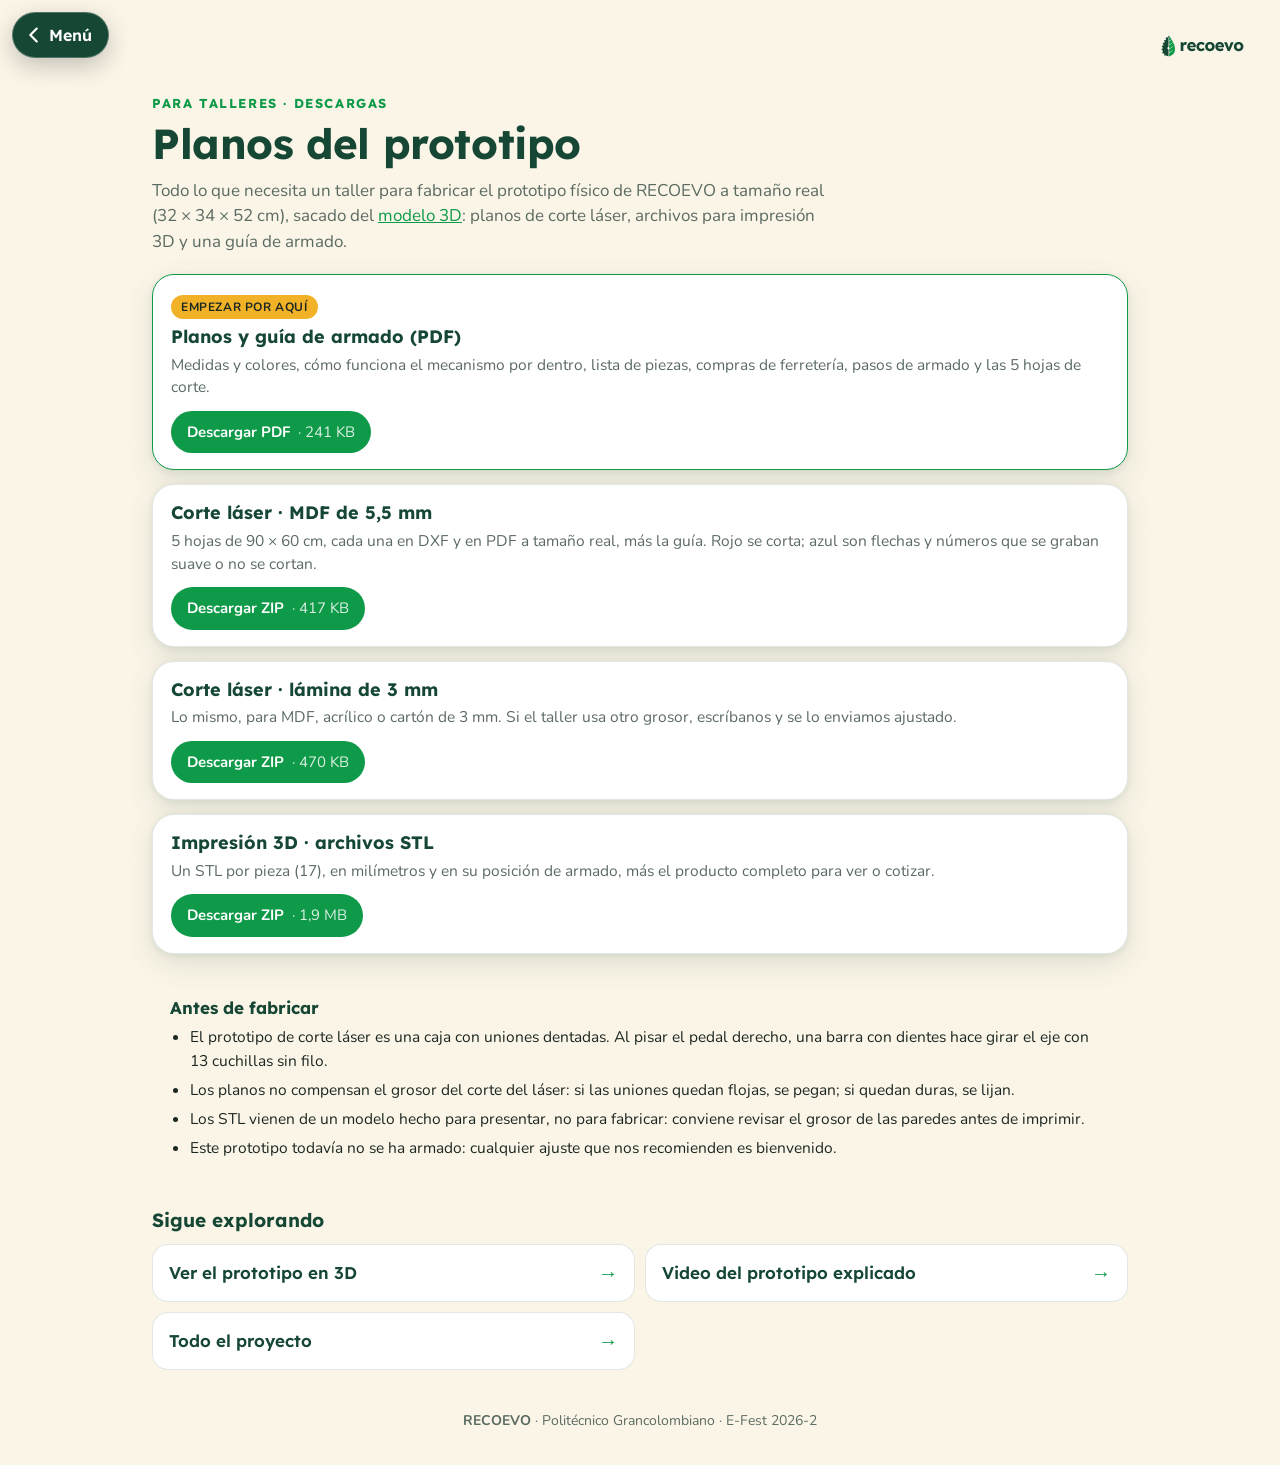
<file: planos/index.html>
<!doctype html>
<html lang="es">
<head>
  <meta charset="utf-8">
  <meta name="viewport" content="width=device-width, initial-scale=1, viewport-fit=cover">
  <title>RECOEVO · Planos para talleres</title>
  <meta name="description" content="Planos de corte láser, archivos STL para impresión 3D y guía de armado del prototipo físico de RECOEVO.">
  <meta name="theme-color" content="#154734">
  <link rel="icon" href="../assets/img/icono-192.png">
  <link rel="stylesheet" href="../assets/css/marca.css">
  <style>
    .descargas { list-style: none; margin: 0; padding: 0; display: grid; gap: 14px; }
    .descargas li { background: var(--papel); border: 1px solid var(--linea); border-radius: var(--radio); box-shadow: var(--sombra); padding: 18px 18px 16px; }
    .descargas h2 { font-size: 18px; margin: 0 0 6px; }
    .descargas p { margin: 0 0 12px; color: var(--suave); font-size: 15.5px; line-height: 1.45; }
    .descargas .boton { display: inline-flex; align-items: center; gap: 8px; background: var(--evo); color: #fff; font-weight: 700; text-decoration: none; padding: 10px 16px; border-radius: 999px; font-size: 15px; }
    .descargas .boton:hover, .descargas .boton:focus-visible { background: var(--monte); }
    .descargas .peso { font-weight: 400; opacity: .85; }
    .primero { border-color: var(--evo) !important; }
    .etiqueta { display: inline-block; background: var(--sol); color: var(--tinta); font-size: 12px; font-weight: 700; letter-spacing: .6px; text-transform: uppercase; border-radius: 999px; padding: 3px 10px; margin: 0 0 8px; }
    .notas { margin: 28px 0 0; background: var(--crema); border-radius: var(--radio); padding: 16px 18px; }
    .notas h2 { font-size: 17px; margin: 0 0 8px; }
    .notas ul { margin: 0; padding-left: 20px; color: var(--tinta); font-size: 15.5px; line-height: 1.5; }
    .notas li + li { margin-top: 6px; }
  </style>
</head>
<body>
  <a class="volver" href="../" aria-label="Volver al menú principal"><svg viewBox="0 0 24 24" aria-hidden="true"><path d="M15 5l-7 7 7 7"/></svg>Menú</a>
  <header class="barra"><a href="../" aria-label="RECOEVO, ir al menú"><img src="../assets/img/logo.svg" alt="recoevo" width="832" height="273"></a></header>

  <main class="pagina" id="pagina">
    <p class="kicker">Para talleres · Descargas</p>
    <h1>Planos del prototipo</h1>
    <p class="bajada">Todo lo que necesita un taller para fabricar el prototipo físico de RECOEVO a tamaño real (32 × 34 × 52 cm), sacado del <a href="../prototipo/">modelo 3D</a>: planos de corte láser, archivos para impresión 3D y una guía de armado.</p>

    <ul class="descargas">
      <li class="primero">
        <span class="etiqueta">Empezar por aquí</span>
        <h2>Planos y guía de armado (PDF)</h2>
        <p>Medidas y colores, cómo funciona el mecanismo por dentro, lista de piezas, compras de ferretería, pasos de armado y las 5 hojas de corte.</p>
        <a class="boton" href="RECOEVO_Planos_y_armado.pdf" download>Descargar PDF <span class="peso">· 241 KB</span></a>
      </li>
      <li>
        <h2>Corte láser · MDF de 5,5 mm</h2>
        <p>5 hojas de 90 × 60 cm, cada una en DXF y en PDF a tamaño real, más la guía. Rojo se corta; azul son flechas y números que se graban suave o no se cortan.</p>
        <a class="boton" href="RECOEVO_Corte_laser_5.5mm.zip" download>Descargar ZIP <span class="peso">· 417 KB</span></a>
      </li>
      <li>
        <h2>Corte láser · lámina de 3 mm</h2>
        <p>Lo mismo, para MDF, acrílico o cartón de 3 mm. Si el taller usa otro grosor, escríbanos y se lo enviamos ajustado.</p>
        <a class="boton" href="RECOEVO_Corte_laser_3mm.zip" download>Descargar ZIP <span class="peso">· 470 KB</span></a>
      </li>
      <li>
        <h2>Impresión 3D · archivos STL</h2>
        <p>Un STL por pieza (17), en milímetros y en su posición de armado, más el producto completo para ver o cotizar.</p>
        <a class="boton" href="RECOEVO_STL_impresion_3D.zip" download>Descargar ZIP <span class="peso">· 1,9 MB</span></a>
      </li>
    </ul>

    <section class="notas" aria-label="Antes de fabricar">
      <h2>Antes de fabricar</h2>
      <ul>
        <li>El prototipo de corte láser es una caja con uniones dentadas. Al pisar el pedal derecho, una barra con dientes hace girar el eje con 13 cuchillas sin filo.</li>
        <li>Los planos no compensan el grosor del corte del láser: si las uniones quedan flojas, se pegan; si quedan duras, se lijan.</li>
        <li>Los STL vienen de un modelo hecho para presentar, no para fabricar: conviene revisar el grosor de las paredes antes de imprimir.</li>
        <li>Este prototipo todavía no se ha armado: cualquier ajuste que nos recomienden es bienvenido.</li>
      </ul>
    </section>

    <nav class="otros" aria-label="Más secciones">
      <h2>Sigue explorando</h2>
      <ul>
        <li><a href="../prototipo/">Ver el prototipo en 3D</a></li>
        <li><a href="../video-prototipo/">Video del prototipo explicado</a></li>
        <li><a href="../">Todo el proyecto</a></li>
      </ul>
    </nav>
  </main>
  <footer class="pie"><p><b>RECOEVO</b> · Politécnico Grancolombiano · E-Fest 2026-2</p></footer>
</body>
</html>
</file>
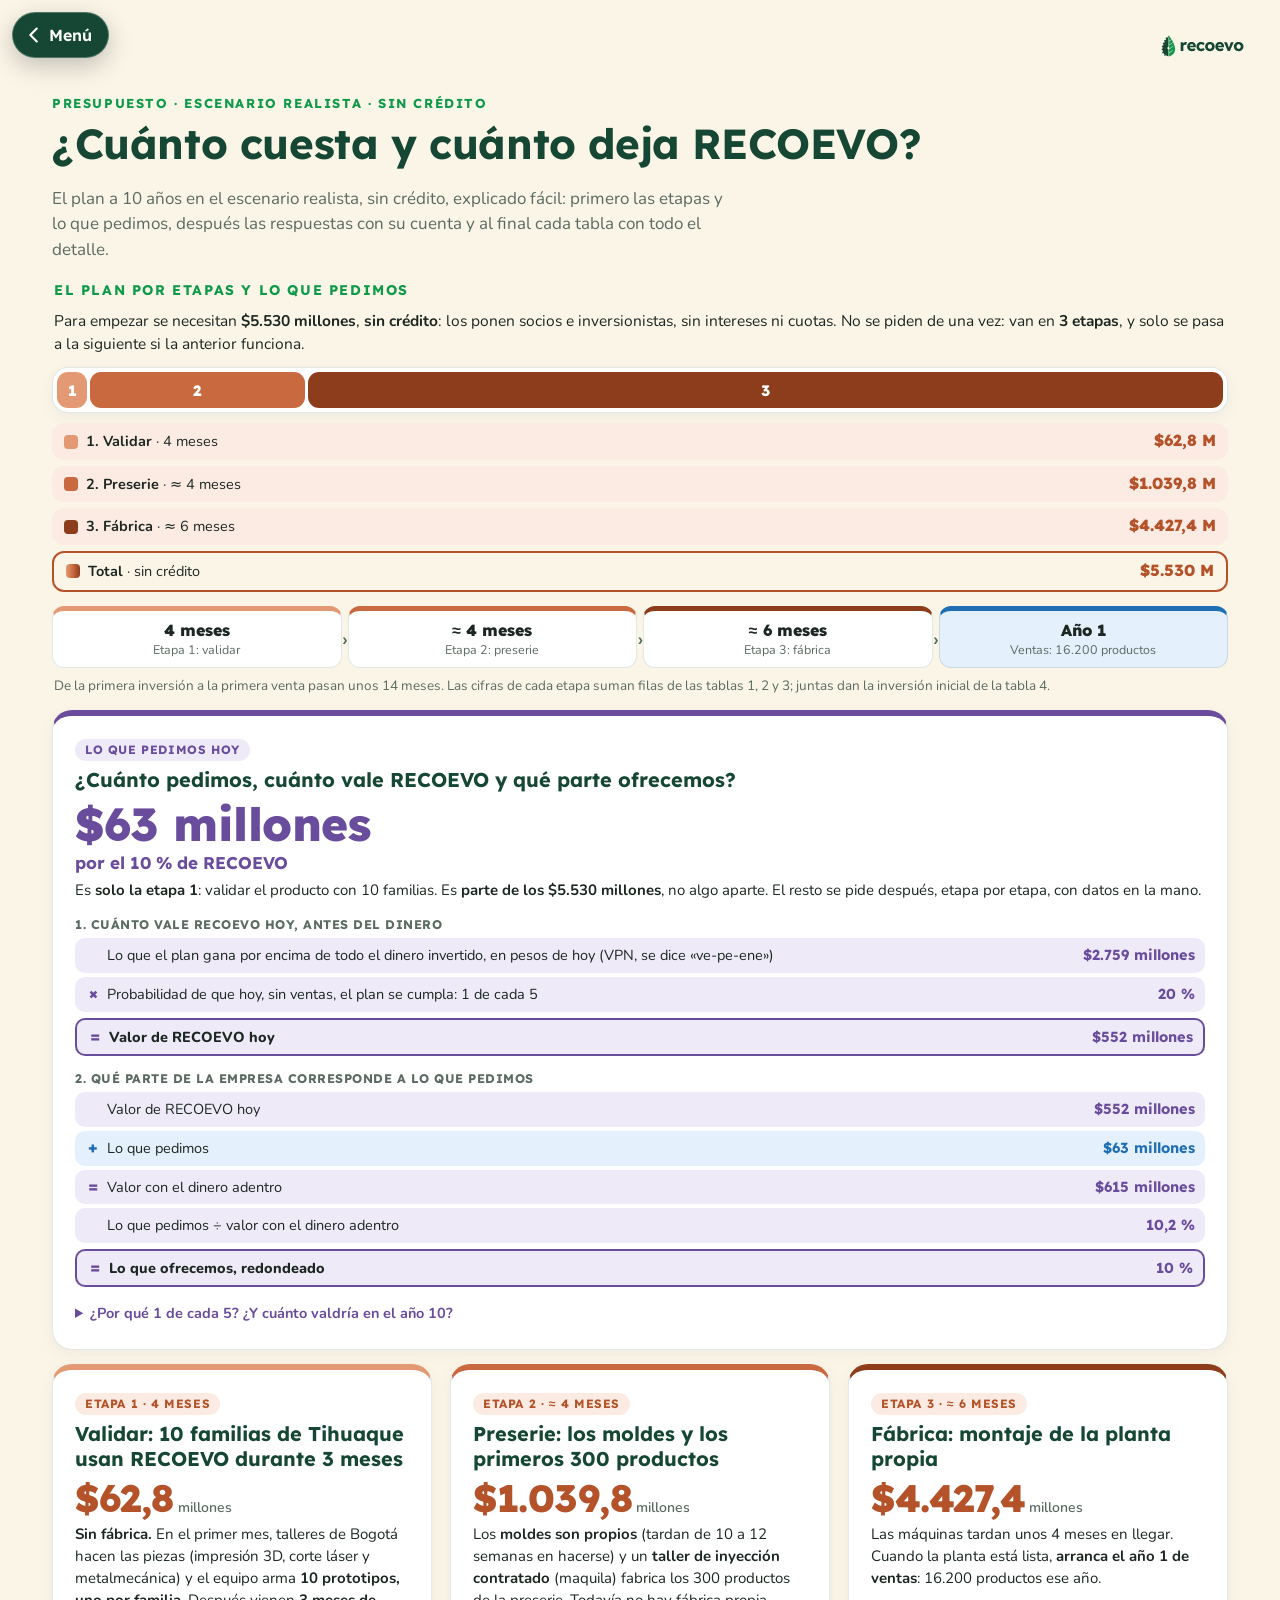
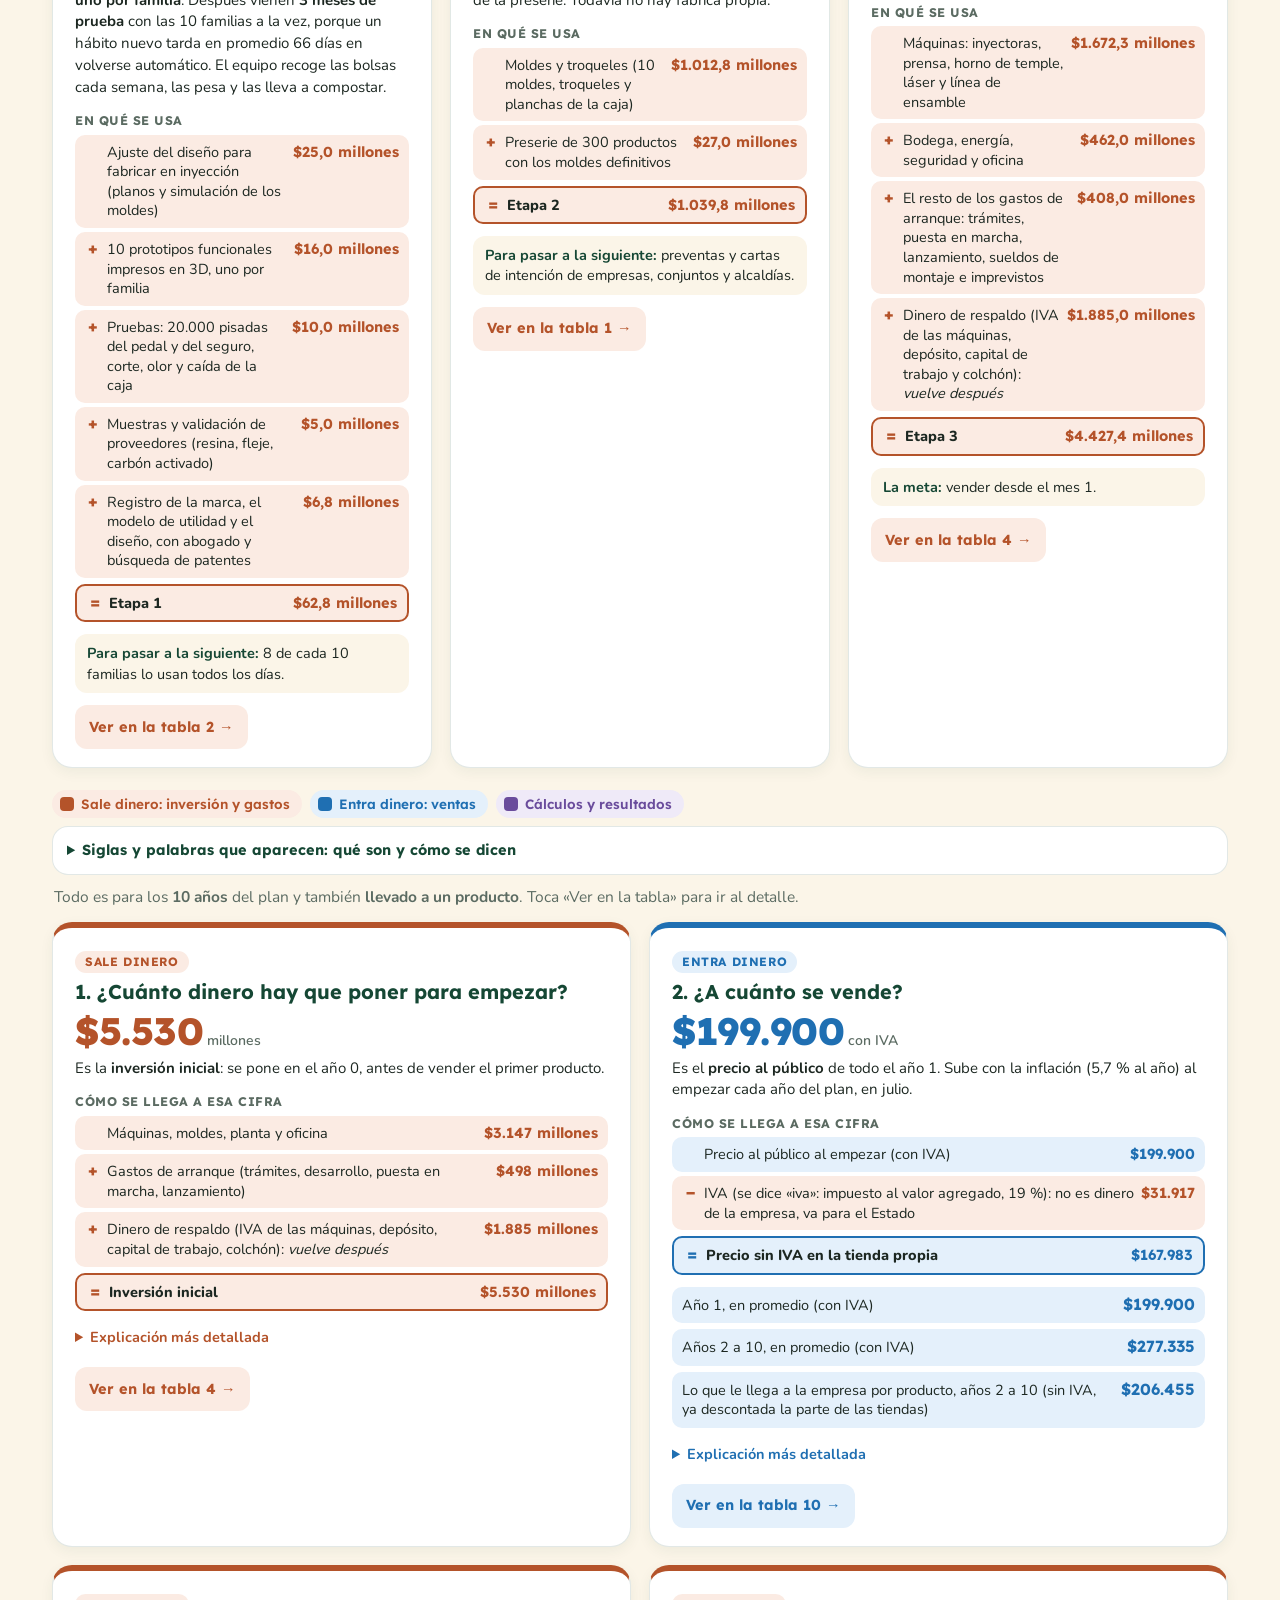
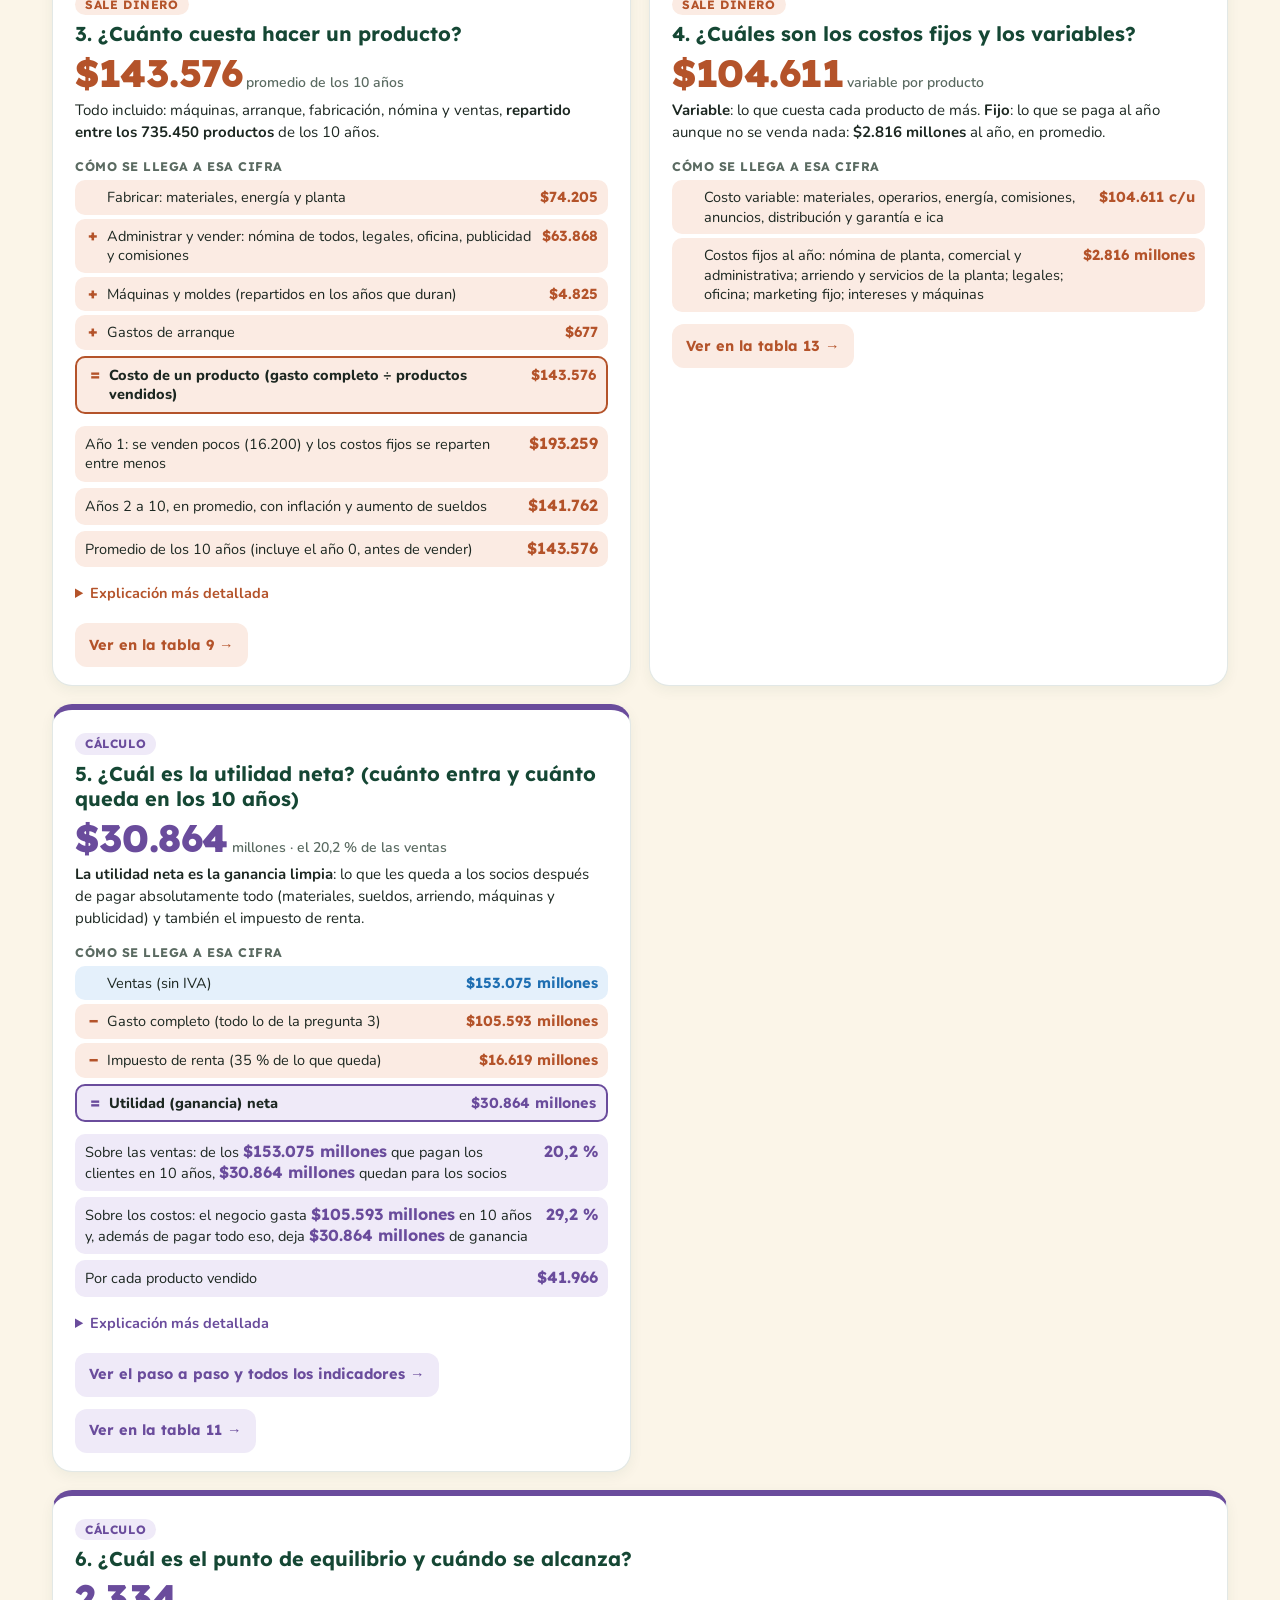
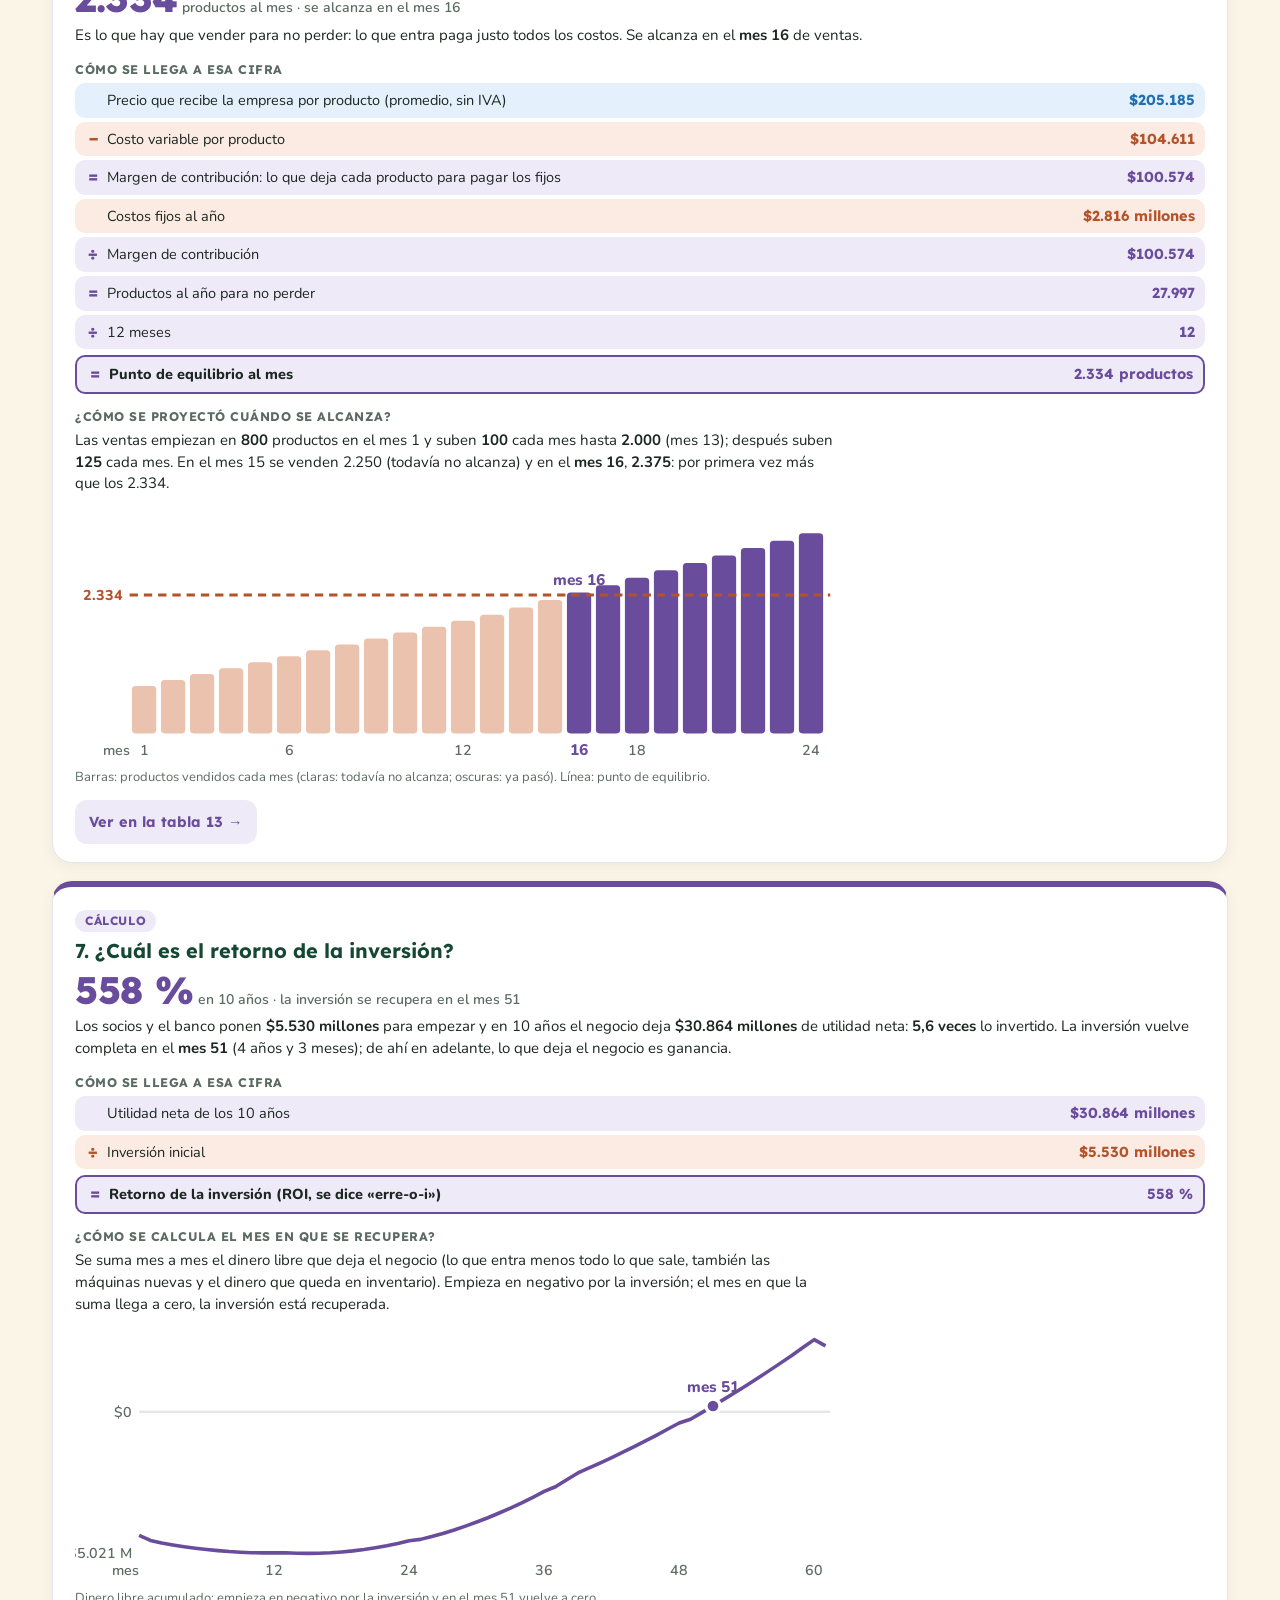
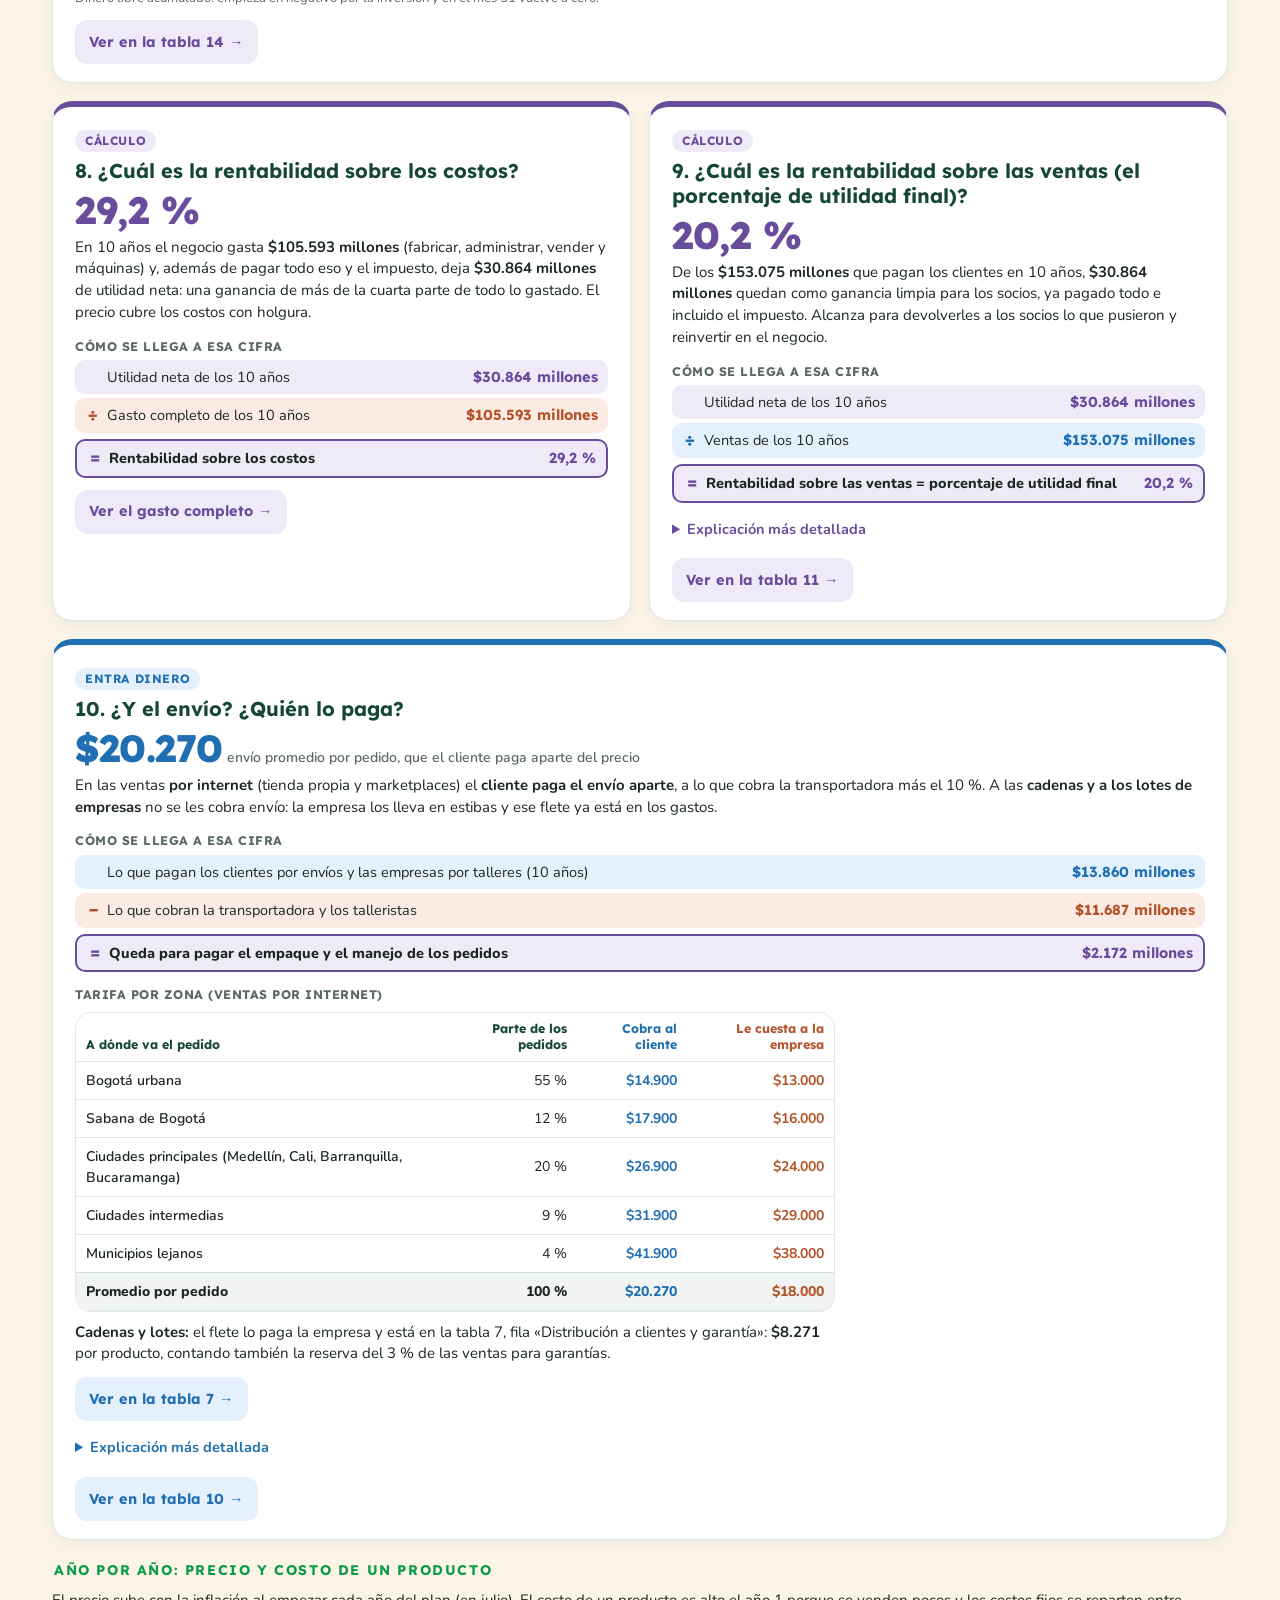
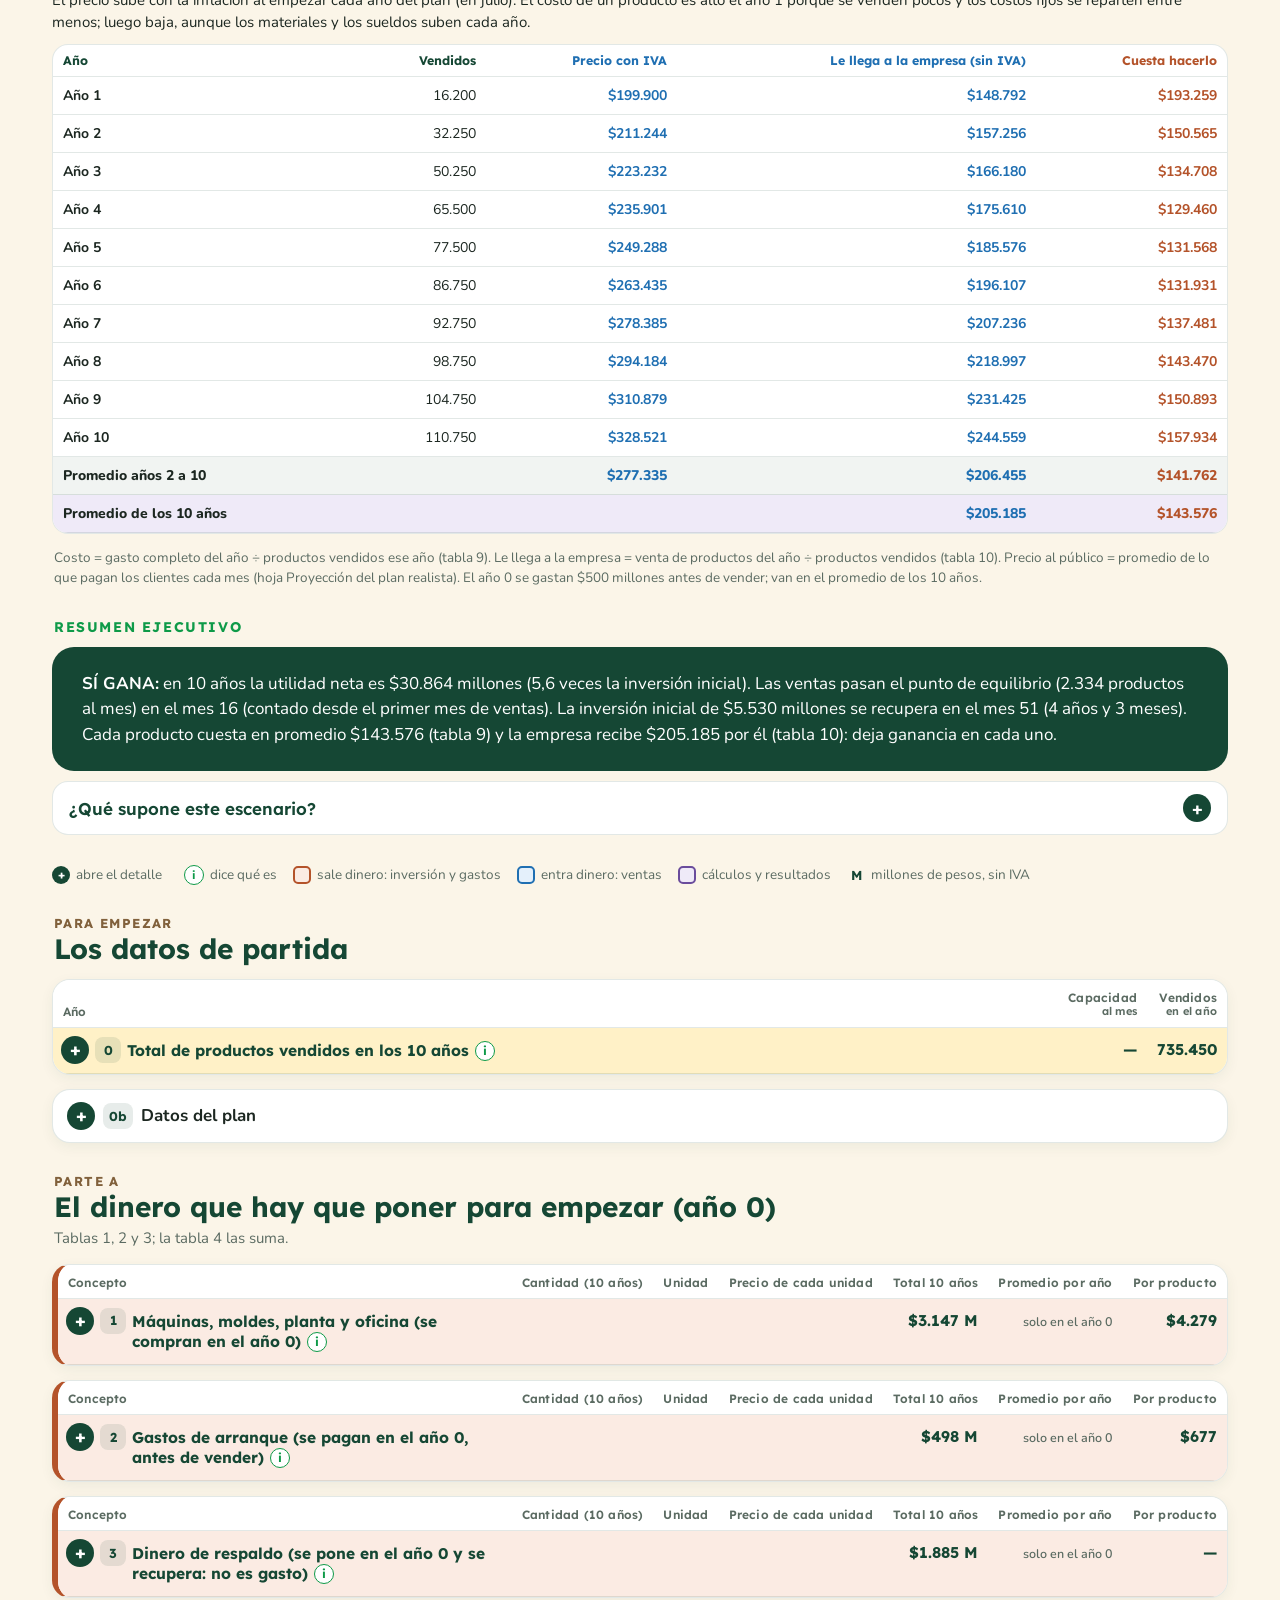
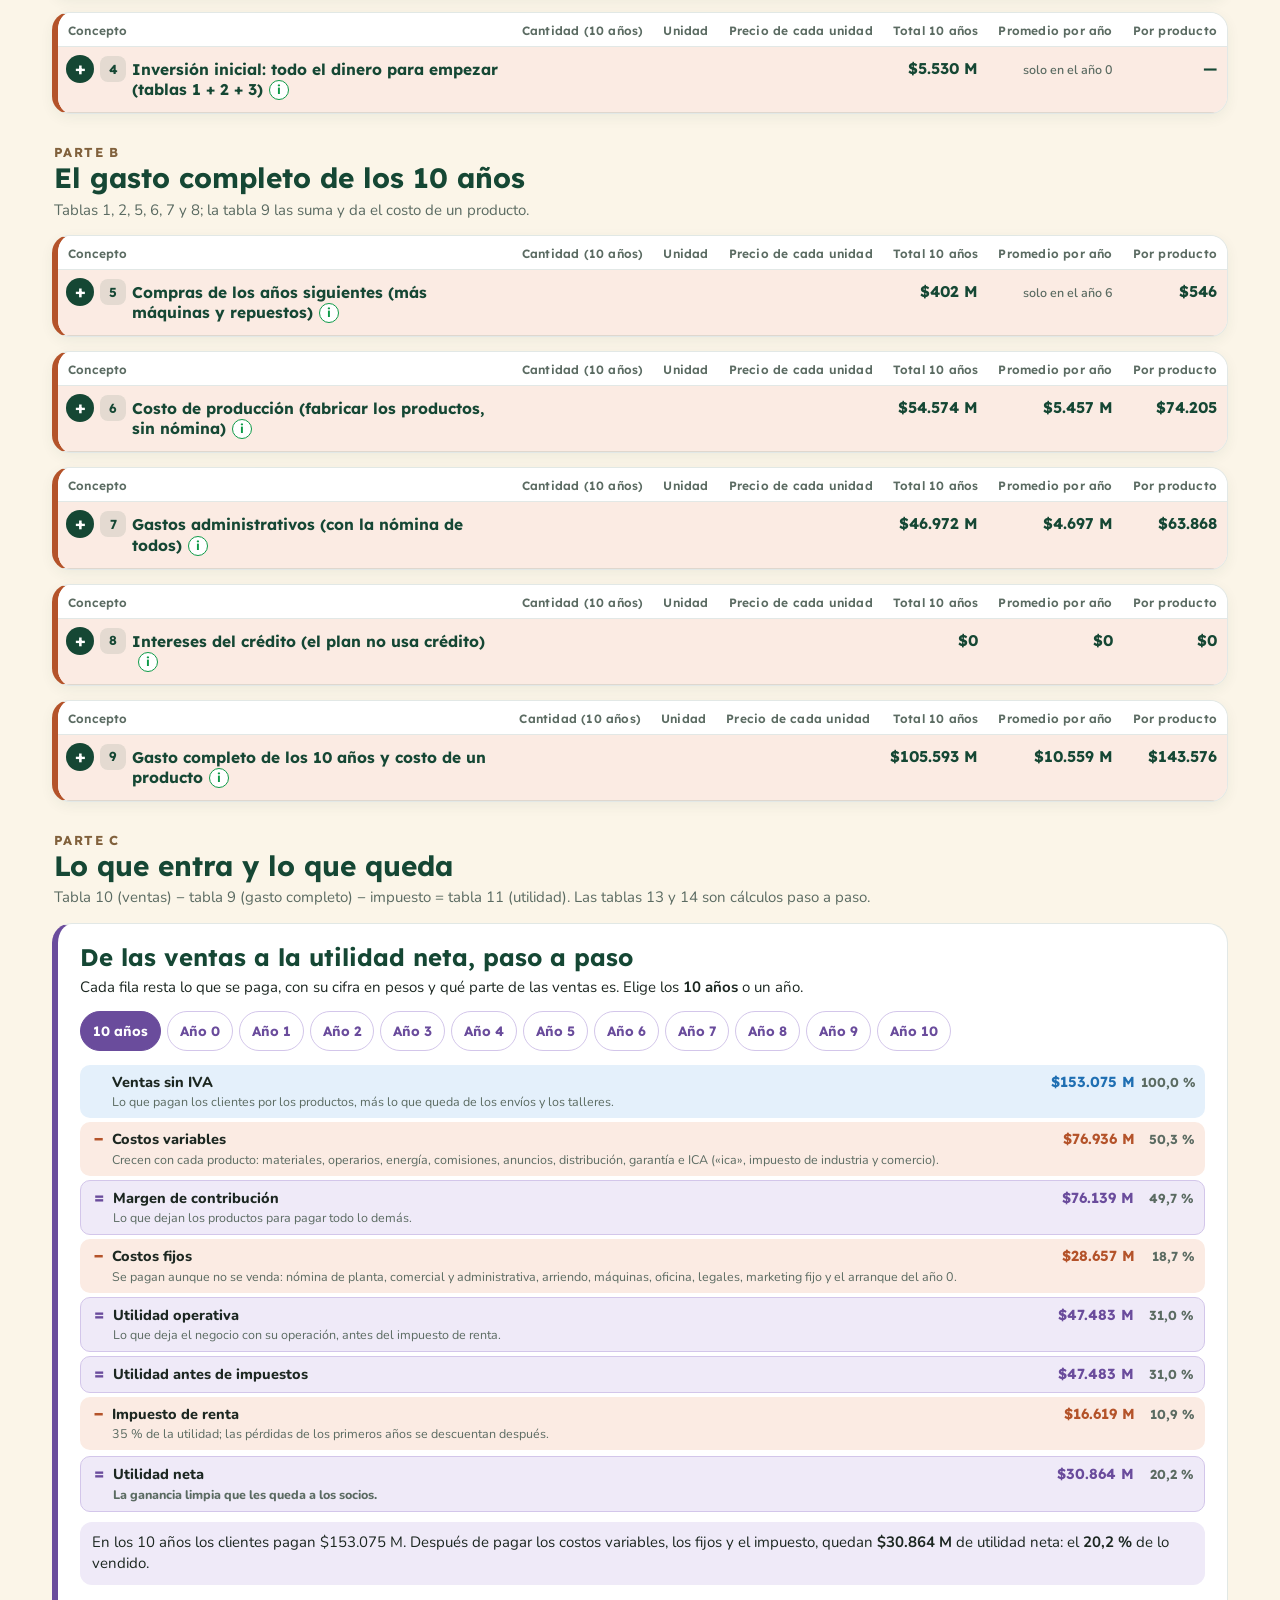
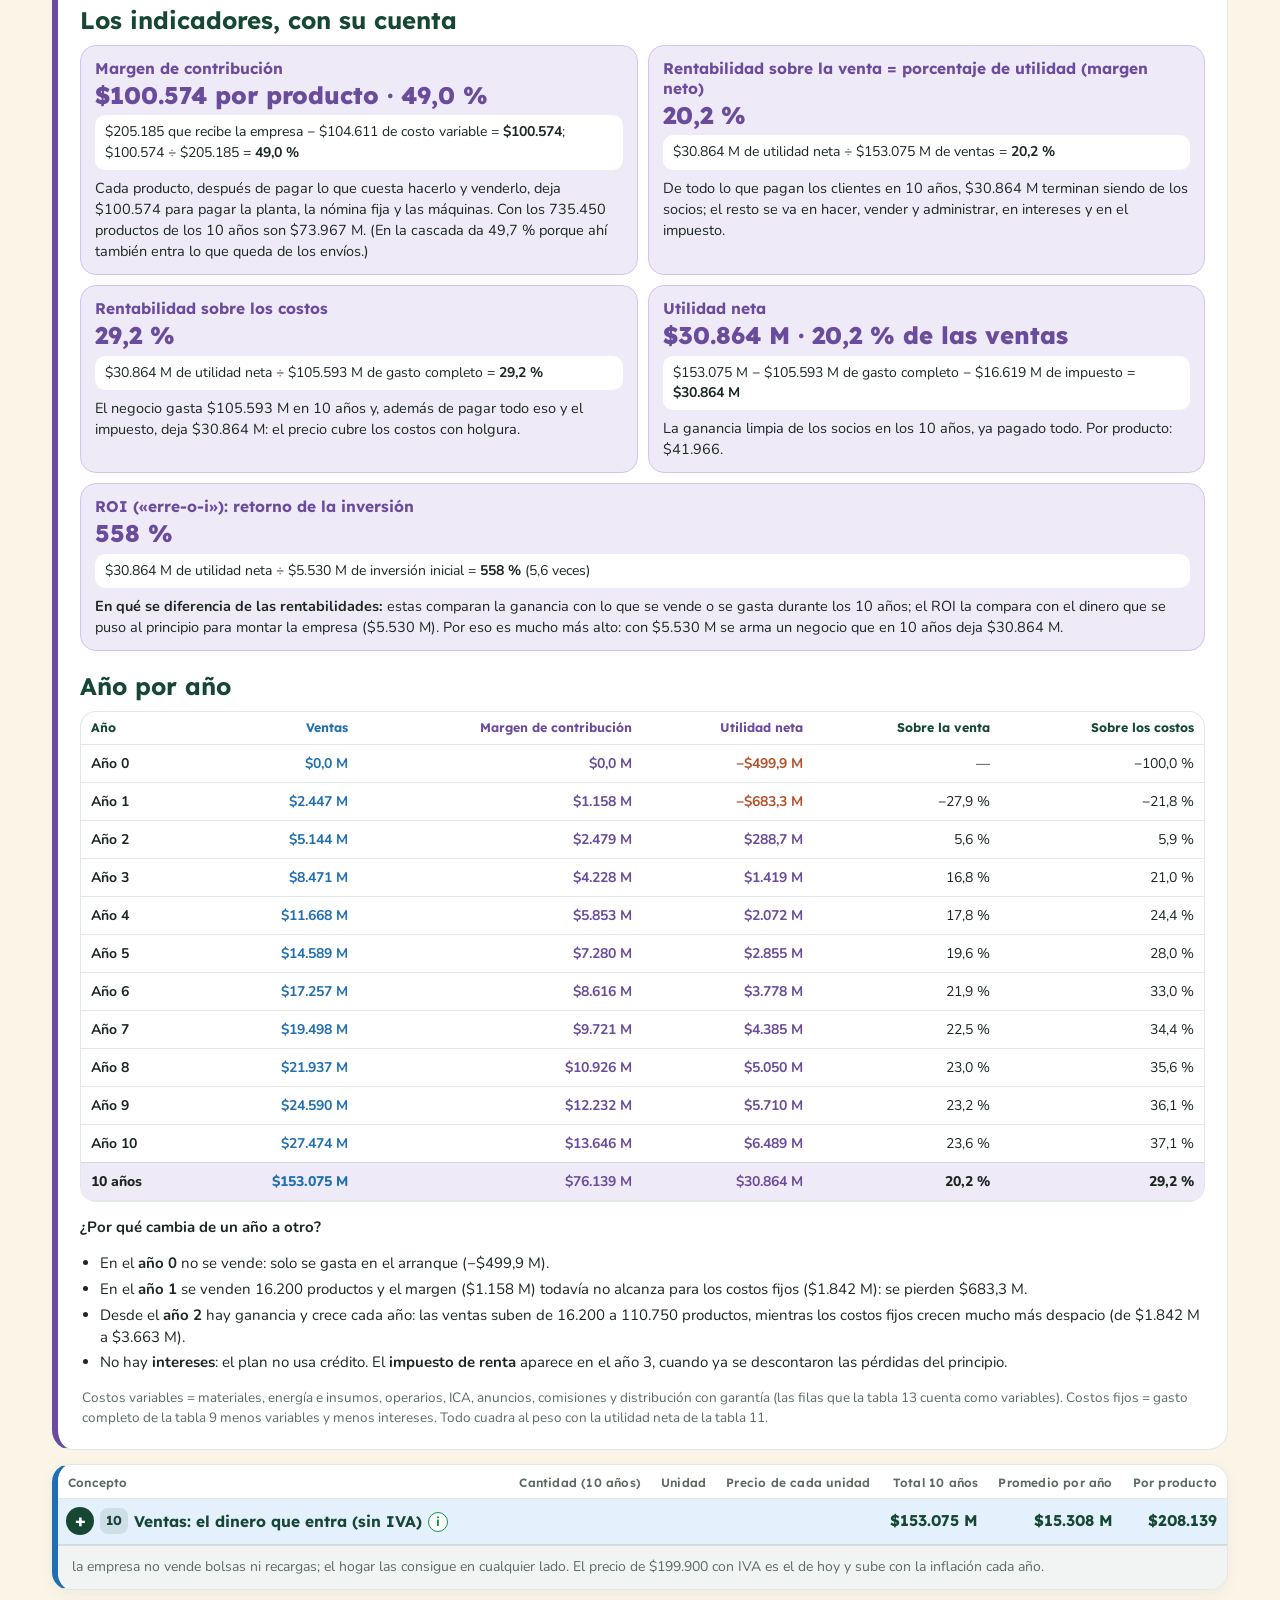
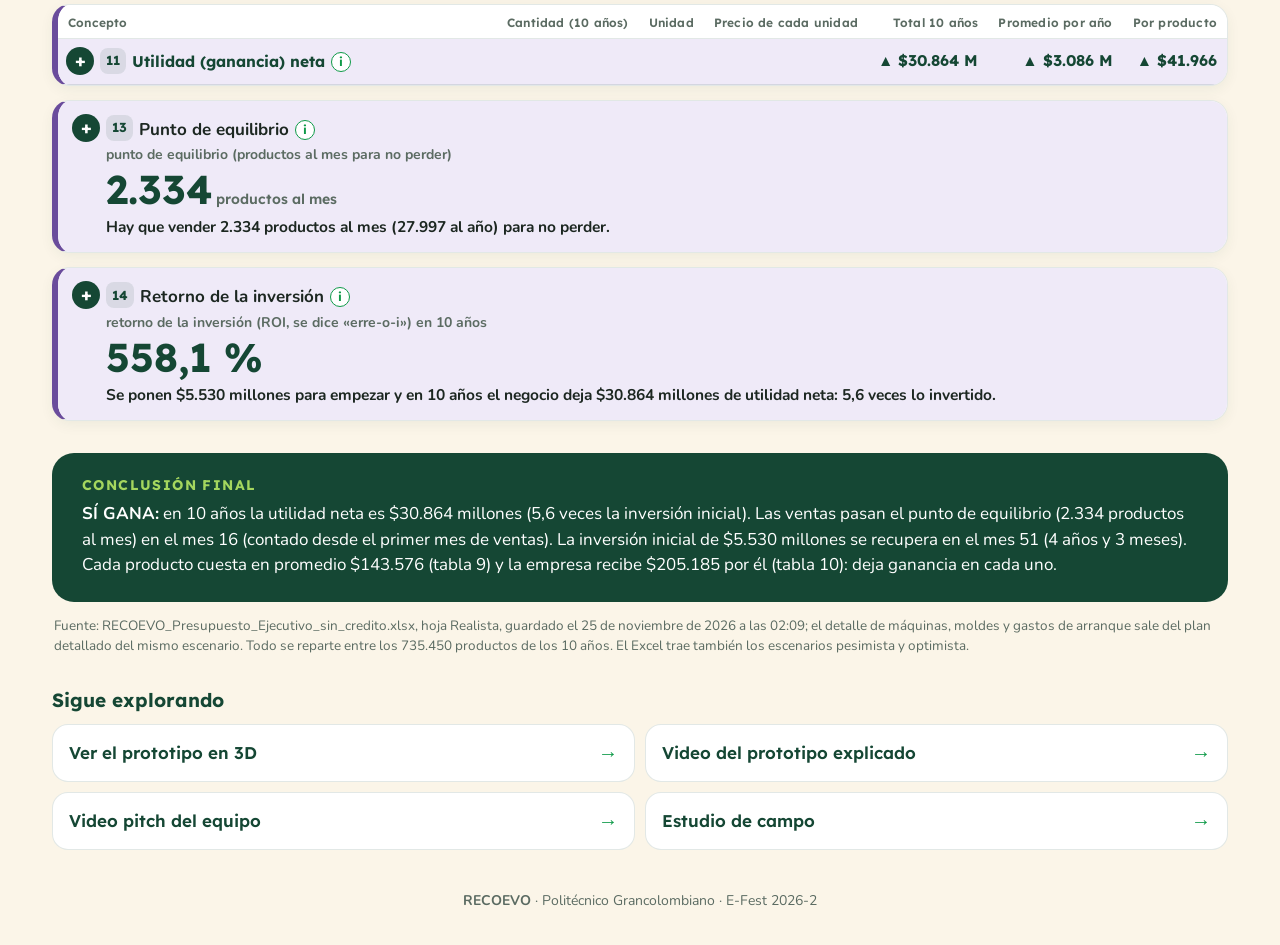
<file: presupuesto/index.html>
<!doctype html>
<html lang="es">
<head>
  <meta charset="utf-8">
  <meta name="viewport" content="width=device-width, initial-scale=1, viewport-fit=cover">
  <title>RECOEVO · Presupuesto realista sin crédito</title>
  <meta name="description" content="El presupuesto de RECOEVO a 10 años, escenario realista y sin crédito: el plan por etapas, lo que pedimos, inversión, costos, ventas, utilidad, punto de equilibrio y retorno de la inversión.">
  <meta name="theme-color" content="#154734">
  <link rel="icon" href="../assets/img/icono-192.png">
  <link rel="preload" href="../assets/fonts/Lexend.woff2" as="font" type="font/woff2" crossorigin>
  <link rel="stylesheet" href="../assets/css/marca.css">
  <link rel="stylesheet" href="../assets/css/presupuesto.css">
  <link rel="stylesheet" href="../assets/css/presupuesto-respuestas.css">
  <link rel="stylesheet" href="../assets/css/presupuesto-etapas.css">
</head>
<body>
  <a class="volver" href="../" aria-label="Volver al menú principal"><svg viewBox="0 0 24 24" aria-hidden="true"><path d="M15 5l-7 7 7 7"/></svg>Menú</a>
  <header class="barra"><a href="../" aria-label="RECOEVO, ir al menú"><img src="../assets/img/logo.svg" alt="recoevo" width="832" height="273"></a></header>

  <main class="pagina presupuesto" id="pagina">
    <p class="kicker">Presupuesto · escenario realista · sin crédito</p>
    <h1>¿Cuánto cuesta y cuánto deja RECOEVO?</h1>

    <p class="bajada">El plan a 10 años en el escenario realista, sin crédito, explicado fácil: primero las etapas y lo que pedimos, después las respuestas con su cuenta y al final cada tabla con todo el detalle.</p>
    <section class="etapas" id="etapas" aria-labelledby="t-etapas"></section>
    <section class="respuestas" id="respuestas" aria-label="Las respuestas del presupuesto"></section>

    <section class="bloque resumen" aria-labelledby="t-resumen">
      <h2 class="sub" id="t-resumen">Resumen ejecutivo</h2>
      <div class="conclusion" id="conclusion"></div>
      <details class="supuestos">
        <summary>¿Qué supone este escenario?</summary>
        <p id="supone"></p>
      </details>
    </section>

    <section class="bloque" aria-label="Presupuesto completo">
      <ul class="leyenda">
        <li><span class="muestra boton" aria-hidden="true">+</span>abre el detalle</li>
        <li><span class="muestra info" aria-hidden="true">i</span>dice qué es</li>
        <li><span class="muestra sale" aria-hidden="true"></span>sale dinero: inversión y gastos</li>
        <li><span class="muestra entra" aria-hidden="true"></span>entra dinero: ventas</li>
        <li><span class="muestra calc" aria-hidden="true"></span>cálculos y resultados</li>
        <li><span class="muestra letra" aria-hidden="true">M</span>millones de pesos, sin IVA</li>
      </ul>

      <div id="tablas"><p class="cargando">Cargando el presupuesto…</p></div>
    </section>

    <section class="conclusion final" id="conclusion-final"></section>
    <p class="fuente" id="fuente"></p>

    <nav class="otros" aria-label="Más secciones">
      <h2>Sigue explorando</h2>
      <ul>
        <li><a href="../prototipo/">Ver el prototipo en 3D</a></li>
        <li><a href="../video-prototipo/">Video del prototipo explicado</a></li>
        <li><a href="../video-pitch/">Video pitch del equipo</a></li>
        <li><a href="../estudio-campo/">Estudio de campo</a></li>
      </ul>
    </nav>
  </main>
  <footer class="pie"><p><b>RECOEVO</b> · Politécnico Grancolombiano · E-Fest 2026-2</p></footer>

  <dialog class="ficha" id="ficha" aria-labelledby="ficha-titulo">
    <div class="ficha-caja">
      <div class="ficha-barra">
        <p class="ficha-ruta" id="ficha-ruta"></p>
        <button type="button" class="ficha-cerrar" id="ficha-cerrar" aria-label="Cerrar"><svg viewBox="0 0 24 24" aria-hidden="true"><path d="M6 6l12 12M18 6L6 18"/></svg></button>
      </div>
      <div class="ficha-cuerpo" id="ficha-cuerpo"></div>
    </div>
  </dialog>

  <noscript><p class="nota">Para ver el presupuesto hay que activar JavaScript en el navegador.</p></noscript>
  <script src="datos.js"></script>
  <script src="mensual.js"></script>
  <script src="../assets/js/presupuesto/textos.js"></script>
  <script src="../assets/js/presupuesto/app.js"></script>
  <script src="../assets/js/presupuesto/respuestas.js"></script>
  <script src="../assets/js/presupuesto/etapas.js"></script>
  <script src="../assets/js/presupuesto/resultados.js"></script>
</body>
</html>
</file>
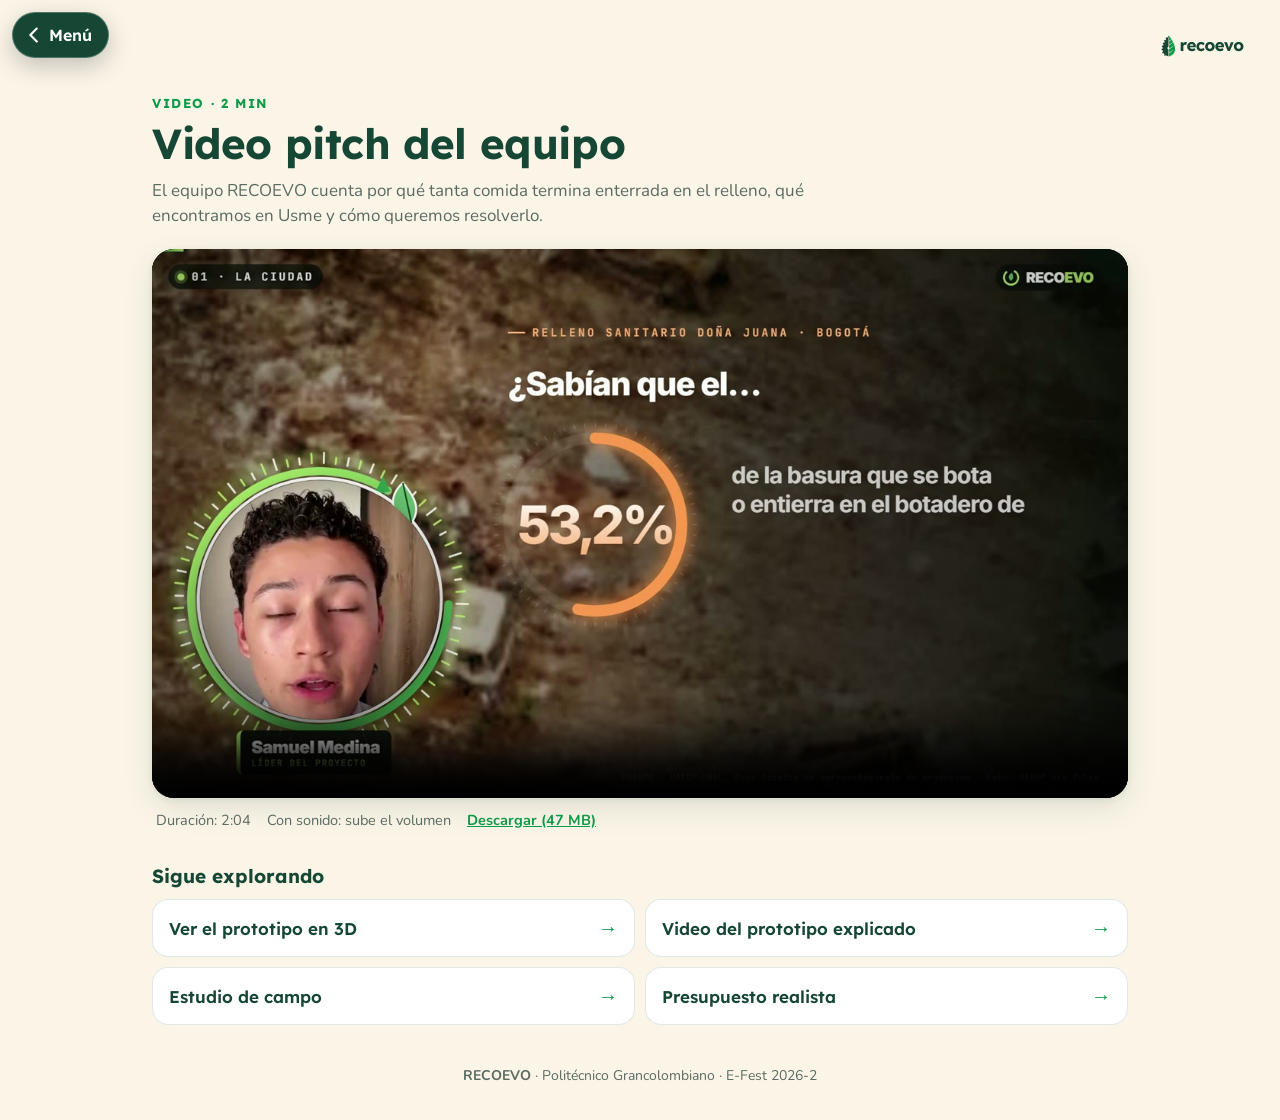
<file: video-pitch/index.html>
<!doctype html>
<html lang="es">
<head>
  <meta charset="utf-8">
  <meta name="viewport" content="width=device-width, initial-scale=1, viewport-fit=cover">
  <title>RECOEVO · Video pitch del equipo</title>
  <meta name="description" content="El equipo RECOEVO presenta el problema de los residuos orgánicos, la idea y el plan.">
  <meta name="theme-color" content="#154734">
  <link rel="icon" href="../assets/img/icono-192.png">
  <link rel="stylesheet" href="../assets/css/marca.css">
</head>
<body>
  <a class="volver" href="../" aria-label="Volver al menú principal"><svg viewBox="0 0 24 24" aria-hidden="true"><path d="M15 5l-7 7 7 7"/></svg>Menú</a>
  <header class="barra"><a href="../" aria-label="RECOEVO, ir al menú"><img src="../assets/img/logo.svg" alt="recoevo" width="832" height="273"></a></header>

  <main class="pagina">
    <p class="kicker">Video · 2 min</p>
    <h1>Video pitch del equipo</h1>
    <p class="bajada">El equipo RECOEVO cuenta por qué tanta comida termina enterrada en el relleno, qué encontramos en Usme y cómo queremos resolverlo.</p>
    <div class="marco">
      <video controls playsinline preload="metadata" poster="../video/portadas/pitch_equipo.jpg" width="1920" height="1080"
             src="../video/RECOEVO_video_pitch_equipo.mp4">
        Tu navegador no puede mostrar este video. <a href="../video/RECOEVO_video_pitch_equipo.mp4">Descárgalo aquí</a>.
      </video>
    </div>
    <p class="datos-video"><span>Duración: 2:04</span><span>Con sonido: sube el volumen</span><a href="../video/RECOEVO_video_pitch_equipo.mp4" download>Descargar (47 MB)</a></p>

    <nav class="otros" aria-label="Más secciones">
      <h2>Sigue explorando</h2>
      <ul>
        <li><a href="../prototipo/">Ver el prototipo en 3D</a></li>
        <li><a href="../video-prototipo/">Video del prototipo explicado</a></li>
        <li><a href="../estudio-campo/">Estudio de campo</a></li>
        <li><a href="../presupuesto/">Presupuesto realista</a></li>
      </ul>
    </nav>
  </main>
  <footer class="pie"><p><b>RECOEVO</b> · Politécnico Grancolombiano · E-Fest 2026-2</p></footer>
</body>
</html>
</file>
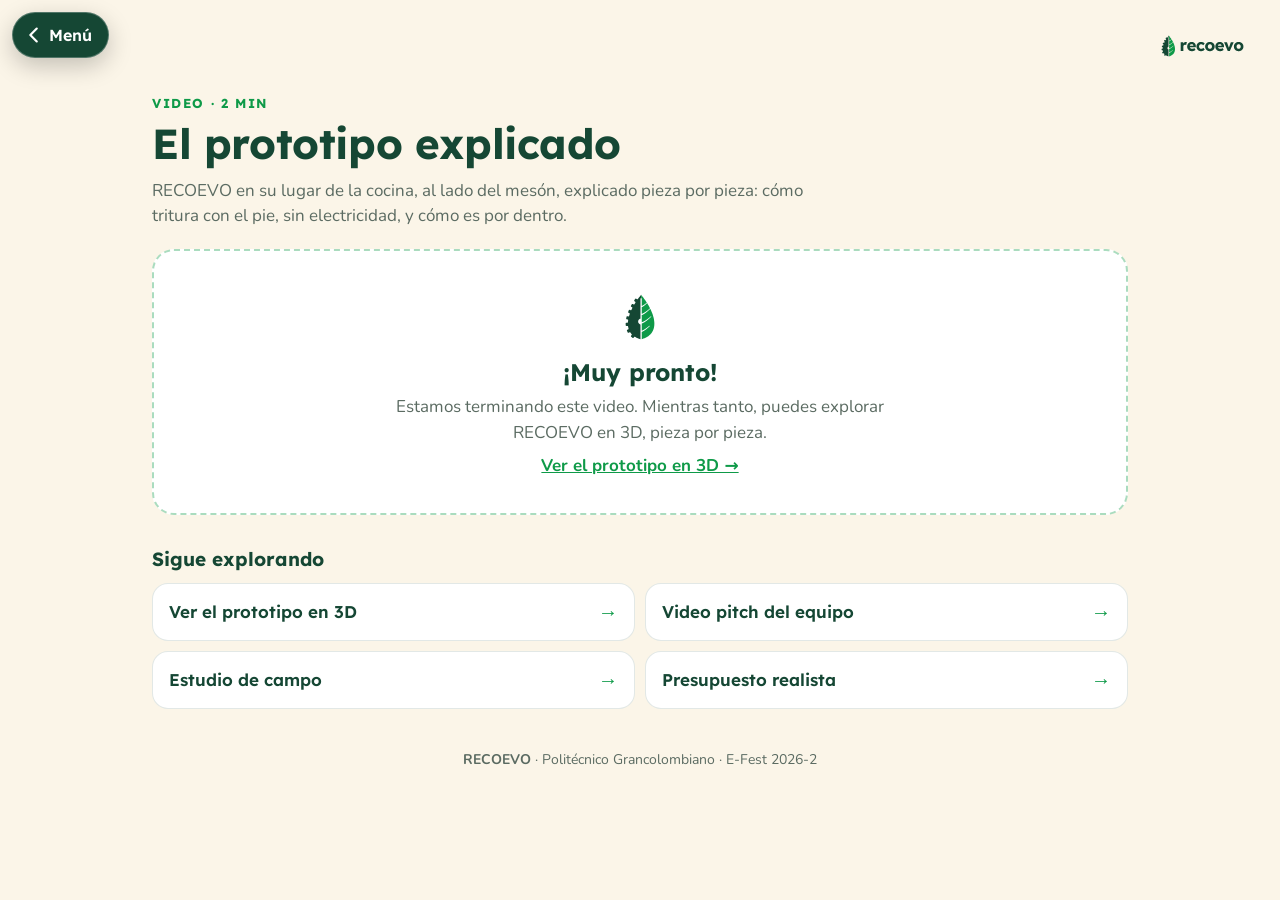
<file: video-prototipo/index.html>
<!doctype html>
<html lang="es">
<head>
  <meta charset="utf-8">
  <meta name="viewport" content="width=device-width, initial-scale=1, viewport-fit=cover">
  <title>RECOEVO · Video del prototipo explicado</title>
  <meta name="description" content="Cómo funciona RECOEVO, el triturador de cocina a pedal: paso a paso y por dentro.">
  <meta name="theme-color" content="#154734">
  <link rel="icon" href="../assets/img/icono-192.png">
  <link rel="stylesheet" href="../assets/css/marca.css">
  <script>
    // Si el video todavía no está publicado, se muestra el aviso amable de «muy pronto».
    function sinVideo() { document.documentElement.classList.add("sin-video"); }
  </script>
</head>
<body>
  <a class="volver" href="../" aria-label="Volver al menú principal"><svg viewBox="0 0 24 24" aria-hidden="true"><path d="M15 5l-7 7 7 7"/></svg>Menú</a>
  <header class="barra"><a href="../" aria-label="RECOEVO, ir al menú"><img src="../assets/img/logo.svg" alt="recoevo" width="832" height="273"></a></header>

  <main class="pagina" id="pagina">
    <p class="kicker">Video · 2 min</p>
    <h1>El prototipo explicado</h1>
    <p class="bajada">RECOEVO en su lugar de la cocina, al lado del mesón, explicado pieza por pieza: cómo tritura con el pie, sin electricidad, y cómo es por dentro.</p>

    <!-- El archivo lo publica otra sesión de trabajo con este nombre exacto: video/RECOEVO_prototipo_explicado.mp4 -->
    <div class="marco">
      <video id="video" controls playsinline preload="metadata" poster="../video/portadas/prototipo_explicado.jpg"
             src="../video/RECOEVO_prototipo_explicado.mp4" onerror="sinVideo()">
        Tu navegador no puede mostrar este video. <a href="../video/RECOEVO_prototipo_explicado.mp4">Descárgalo aquí</a>.
      </video>
    </div>
    <p class="datos-video"><span>Con sonido: sube el volumen</span><a href="../video/RECOEVO_prototipo_explicado.mp4" download>Descargar el video</a></p>

    <div class="pronto" role="status">
      <img src="../assets/img/isotipo.svg" alt="">
      <h2>¡Muy pronto!</h2>
      <p>Estamos terminando este video. Mientras tanto, puedes explorar RECOEVO en 3D, pieza por pieza.</p>
      <p><a href="../prototipo/"><b>Ver el prototipo en 3D →</b></a></p>
    </div>

    <nav class="otros" aria-label="Más secciones">
      <h2>Sigue explorando</h2>
      <ul>
        <li><a href="../prototipo/">Ver el prototipo en 3D</a></li>
        <li><a href="../video-pitch/">Video pitch del equipo</a></li>
        <li><a href="../estudio-campo/">Estudio de campo</a></li>
        <li><a href="../presupuesto/">Presupuesto realista</a></li>
      </ul>
    </nav>
  </main>
  <footer class="pie"><p><b>RECOEVO</b> · Politécnico Grancolombiano · E-Fest 2026-2</p></footer>

  <script>
    (function () {
      const v = document.getElementById("video");
      if (v.error) sinVideo();
      fetch(v.getAttribute("src"), { method: "HEAD", cache: "no-store" })
        .then(r => { if (!r.ok) sinVideo(); })
        .catch(() => { if (v.networkState === HTMLMediaElement.NETWORK_NO_SOURCE) sinVideo(); });
    })();
  </script>
</body>
</html>
</file>
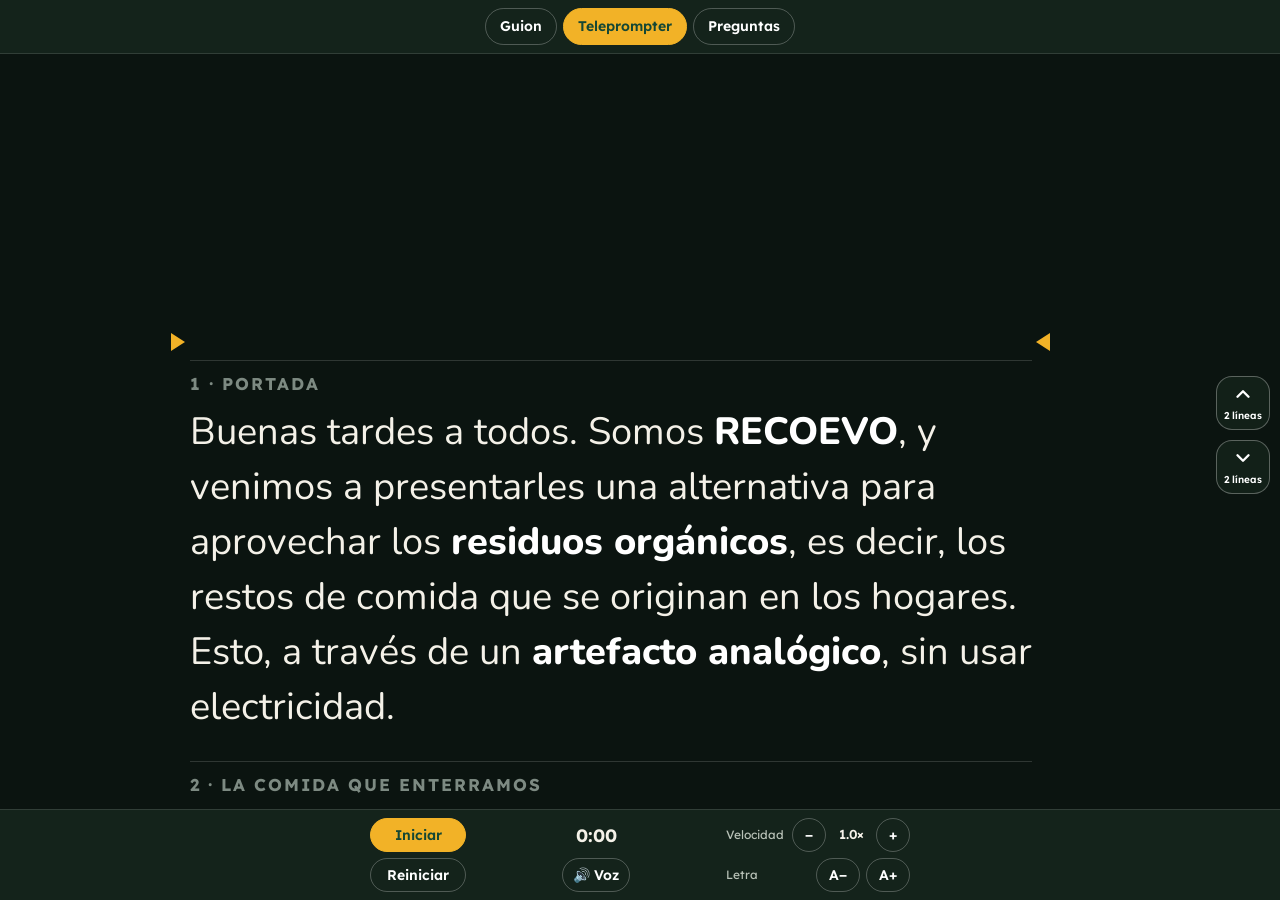
<file: pitch/teleprompter/index.html>
<!doctype html>
<html lang="es">
<head>
<meta charset="utf-8">
<meta name="viewport" content="width=device-width, initial-scale=1, viewport-fit=cover">
<title>RECOEVO · Pitch · Teleprompter</title>
<meta name="description" content="Pitch de RECOEVO para el 25 de noviembre de 2026: guion, teleprompter y preguntas del jurado por temas.">
<meta name="robots" content="noindex, nofollow">
<meta name="theme-color" content="#154734">
<link rel="icon" href="../../assets/img/icono-192.png">
<link rel="preload" href="../../assets/fonts/Lexend.woff2" as="font" type="font/woff2" crossorigin>
<link rel="stylesheet" href="../../assets/css/marca.css">
<style>
:root{--hl:rgba(164,214,94,.5);--gesto:#7a5a35;--num:#0a6e35;--papel2:#f3efe3}
.volver{z-index:1000}
.pitch{max-width:860px;margin:0 auto;padding:6px 16px 10px;padding-left:max(16px,env(safe-area-inset-left));padding-right:max(16px,env(safe-area-inset-right))}
.kicker{font-family:"Lexend",system-ui,sans-serif;font-weight:700;font-size:13px;letter-spacing:1.6px;text-transform:uppercase;color:var(--evo);margin:0 0 6px}
.pitch h1{font-size:clamp(28px,7vw,44px);letter-spacing:-.4px}
.bajada{margin:10px 0 0;color:var(--suave);font-size:17px;max-width:40em}
.datos{display:flex;flex-wrap:wrap;gap:8px;margin:14px 0 0;padding:0;list-style:none}
.datos li{padding:6px 12px;border-radius:999px;background:var(--papel);border:1px solid var(--linea);font-weight:700;font-size:14.5px}
.datos li.dest{background:var(--monte);color:#fff;border-color:var(--monte)}
.modos{position:sticky;top:0;z-index:20;background:var(--crema);margin:18px -16px 0;padding:10px 16px 10px 128px;border-bottom:1px solid var(--linea);display:flex;gap:8px;padding-top:calc(10px + env(safe-area-inset-top))}
@media (max-width:700px){.modos{position:fixed;top:auto;bottom:0;left:0;right:0;margin:0;padding:6px max(6px,env(safe-area-inset-right)) calc(6px + env(safe-area-inset-bottom)) max(6px,env(safe-area-inset-left));border-top:1px solid var(--linea);border-bottom:0;display:grid;grid-template-columns:repeat(3,minmax(0,1fr));gap:4px;box-shadow:0 -6px 18px rgba(21,71,52,.08)}.modos a,.modos button{padding:9px 2px;font-size:12.5px;text-align:center;border-radius:12px;min-width:0;overflow:hidden;text-overflow:ellipsis}body{padding-bottom:76px}}
.modos a,.modos button{flex:none;font:inherit;font-family:"Lexend",system-ui,sans-serif;font-weight:600;font-size:15px;text-decoration:none;color:var(--monte);background:var(--papel);border:1px solid var(--linea);border-radius:999px;padding:9px 15px;cursor:pointer;white-space:nowrap}
.modos .tele{background:var(--monte);color:#fff;border-color:var(--monte)}
section{scroll-margin-top:80px}
@media (max-width:700px){section{scroll-margin-top:70px}}
h2.sec{font-size:clamp(24px,5.6vw,32px);margin:34px 0 4px}
.sec-sub{color:var(--suave);margin:0 0 14px;max-width:42em}
.orden{background:var(--papel);border:1px solid var(--linea);border-radius:18px;padding:14px 16px;margin:6px 0 4px}
.orden p{margin:0;font-size:16.5px}
.orden .lbl{font-family:"Lexend";font-weight:700;font-size:12px;letter-spacing:1.4px;text-transform:uppercase;color:var(--evo);display:block;margin-bottom:4px}
.orden .titulo{font-size:13px;margin-bottom:8px}
.orden .parte{display:grid;gap:4px;padding:8px 0;border-top:1px solid var(--linea)}
.orden .parte .lbl{color:var(--tierra);margin:0}
.orden ol{margin:0;padding-left:1.6em;display:grid;gap:4px}
.orden li{font-size:16px;line-height:1.4}
.orden li a{text-decoration:none;color:var(--monte)}
.orden li b{font-weight:800}
.orden li span{color:var(--suave)}
.leyenda{display:flex;flex-wrap:wrap;gap:4px 16px;font-size:14px;color:var(--suave);margin:10px 0 0}
.bloque{border-top:1px solid var(--linea);padding:20px 0 6px}
.b-cab{display:flex;flex-wrap:wrap;align-items:center;gap:6px 10px;margin-bottom:8px}
.b-n{display:inline-grid;place-items:center;width:34px;height:34px;border-radius:50%;background:var(--monte);color:#fff;font-family:"Lexend";font-weight:700;font-size:16px;flex:none}
.b-cab h3{font-size:21px}
.b-t{font-family:"Lexend";font-weight:600;font-size:13px;color:var(--monte);background:var(--papel2);border-radius:999px;padding:3px 10px;font-variant-numeric:tabular-nums}
.b-p{flex-basis:100%;font-size:14px;color:var(--suave);margin-left:44px}
.b-texto p{margin:0 0 12px;font-size:19px;line-height:1.7;max-width:40em}
.b-texto strong{font-weight:800;background:linear-gradient(transparent 60%,var(--hl) 60%)}
.num{font-family:"Lexend",system-ui,sans-serif;font-weight:700;color:var(--num);white-space:nowrap}
.gesto{display:inline-block;font-style:italic;font-size:14.5px;color:var(--gesto);background:var(--papel2);border-radius:8px;padding:0 8px;margin-right:4px}
.opc{color:var(--suave)}
.opc::after{content:" ✂";color:var(--tierra);font-weight:700}
.total{margin:8px 0 0;padding:12px 16px;border-radius:16px;background:rgba(164,214,94,.22);border:1px solid rgba(14,154,72,.25);font-size:15.5px}
/* práctica */
.metodo{margin:0;padding:0;list-style:none;display:grid;gap:10px;counter-reset:m}
.metodo li{display:grid;grid-template-columns:34px 1fr;gap:10px;align-items:start;font-size:16.5px}
.metodo li::before{counter-increment:m;content:counter(m);display:grid;place-items:center;width:30px;height:30px;border-radius:50%;background:var(--sol);color:var(--monte);font-family:"Lexend";font-weight:700;font-size:15px}
.metodo b{color:var(--monte)}
.por-que{font-size:14.5px;color:var(--suave);margin:10px 0 0}
.tarjeta-p{margin-top:18px;background:var(--papel);border:1px solid var(--linea);border-radius:22px;box-shadow:var(--sombra);padding:18px}
.tp-top{display:flex;flex-wrap:wrap;align-items:center;gap:8px 12px;justify-content:space-between}
.tp-paso{font-family:"Lexend";font-weight:700;font-size:13px;letter-spacing:1.2px;text-transform:uppercase;color:var(--evo)}
.tp-modo{display:inline-flex;border:1px solid var(--linea);border-radius:999px;overflow:hidden}
.tp-modo button{font:inherit;font-size:14px;font-weight:700;border:0;background:var(--papel);color:var(--monte);padding:7px 12px;cursor:pointer}
.tp-modo button[aria-pressed="true"]{background:var(--monte);color:#fff}
.barra-prog{height:6px;border-radius:99px;background:var(--papel2);margin:12px 0 14px;overflow:hidden}
.barra-prog i{display:block;height:100%;background:var(--evo);width:0;transition:width .3s}
.tp-preg{font-family:"Lexend";font-weight:700;color:var(--monte);font-size:clamp(20px,4.6vw,25px);line-height:1.3;margin:0}
.tp-inst{color:var(--suave);font-size:15px;margin:6px 0 0}
.tp-pistas{display:flex;flex-wrap:wrap;gap:6px;margin:14px 0 0;padding:0;list-style:none}
.tp-pistas li{background:rgba(164,214,94,.3);border-radius:10px;padding:4px 10px;font-weight:700;font-size:15px}
.tp-guion{margin-top:14px;border-top:1px dashed var(--linea);padding-top:12px}
.tp-guion p{font-size:17.5px;line-height:1.65;margin:0 0 10px}
.tp-acc{display:flex;flex-wrap:wrap;gap:8px;margin-top:16px}
.btn{font:inherit;font-family:"Lexend",system-ui,sans-serif;font-weight:600;font-size:15px;border-radius:999px;padding:10px 16px;cursor:pointer;border:1px solid var(--monte);background:var(--monte);color:#fff}
.btn.sec{background:var(--papel);color:var(--monte);border-color:var(--linea)}
.btn.ok{background:var(--evo);border-color:var(--evo)}
.btn.rep{background:var(--sol);color:var(--monte);border-color:var(--sol)}
.tp-nav{display:flex;justify-content:space-between;gap:8px;margin-top:14px;border-top:1px solid var(--linea);padding-top:12px}
.marcas{display:flex;flex-wrap:wrap;gap:5px;margin-top:12px}
.marcas button{font:inherit;font-family:"Lexend";font-weight:700;font-size:13px;width:32px;height:32px;border-radius:50%;border:1px solid var(--linea);background:var(--papel);color:var(--monte);cursor:pointer}
.marcas button.ok{background:var(--evo);color:#fff;border-color:var(--evo)}
.marcas button.rep{background:var(--sol);border-color:var(--sol)}
.marcas button.act{outline:3px solid var(--monte);outline-offset:1px}
/* preguntas */
.profe{display:grid;gap:10px}
.q{background:var(--papel);border:1px solid var(--linea);border-radius:18px;padding:14px 16px}
.q-p{font-weight:800;color:var(--monte);font-size:16.5px;margin:0}
.q-r{font-family:"Lexend";font-weight:700;font-size:clamp(22px,5.4vw,28px);color:var(--num);line-height:1.2;margin:4px 0 2px}
.q-d{margin:0;font-size:16px}
.q details{margin-top:8px}
.q summary{cursor:pointer;font-weight:700;color:var(--evo);font-size:15px}
.q ul{margin:8px 0 0;padding-left:1.15em;display:grid;gap:4px;font-size:15px}
.otras details{border-top:1px solid var(--linea);padding:12px 0}
.otras summary{cursor:pointer;font-weight:800;color:var(--monte)}
.otras p{margin:8px 0 0;font-size:16px}
.fuentes{font-size:14px;color:var(--suave)}
.fuentes ol{padding-left:1.2em;display:grid;gap:5px}
.fuentes summary{cursor:pointer;font-weight:700;color:var(--monte);font-size:16px}
/* teleprompter */
.tele-capa{position:fixed;inset:0;z-index:2000;background:#0b1410;color:#f4f1e8;display:flex;flex-direction:column}
.tele-capa[hidden]{display:none}
.tele-texto{flex:1 1 auto;min-height:0;overflow:hidden;padding:0 max(20px,env(safe-area-inset-right)) 0 max(20px,env(safe-area-inset-left));scrollbar-width:none}
.tele-texto::-webkit-scrollbar{display:none}
.tele-texto{touch-action:none;overscroll-behavior:none;-webkit-user-select:none;user-select:none;-webkit-touch-callout:none;-webkit-tap-highlight-color:transparent}
html:has(body[data-vista="tele"]),body[data-vista="tele"]{overflow:hidden;overscroll-behavior:none;height:100%}
.tele-texto .in{max-width:900px;margin:0 auto;padding:38vh 0 60vh}
.tele-texto h4{font-family:"Lexend";font-size:.45em;letter-spacing:2px;text-transform:uppercase;color:#7d8a82;margin:1.4em 0 .4em;border-top:1px solid rgba(255,255,255,.15);padding-top:.6em}
.tele-texto p{margin:0 0 .7em;line-height:1.45}
.tele-texto strong{color:#fff;font-weight:800}
.tele-texto .num{color:var(--sol)}
.tele-texto .gesto{background:transparent;color:#7d8a82;font-size:.5em;padding:0}
.tele-texto .w.leida{color:var(--brote)}
.tele-texto .opc{color:#b9c2b8}
.tele-guia{position:absolute;left:0;right:0;top:38vh;height:0;pointer-events:none;z-index:1}
.tele-guia::before,.tele-guia::after{content:"";position:absolute;top:-9px;border:9px solid transparent}
.tele-guia::before{left:var(--gi,4px);border-left:14px solid var(--sol)}
.tele-guia::after{left:var(--gd,auto);border-right:14px solid var(--sol)}
.tele-saltos{position:absolute;right:max(10px,env(safe-area-inset-right));top:calc(38vh + 34px);display:grid;gap:10px;z-index:2}
.tele-saltos button{display:grid;place-items:center;gap:2px;width:54px;height:54px;border-radius:16px;border:1px solid rgba(255,255,255,.3);background:rgba(20,35,27,.85);color:#fff;cursor:pointer;font:inherit;font-family:"Lexend";font-size:10px;font-weight:600;padding:6px 0;touch-action:manipulation}
.tele-saltos button:active{background:var(--sol);color:var(--monte)}
.tele-saltos svg{width:22px;height:22px;fill:none;stroke:currentColor;stroke-width:2.6;stroke-linecap:round;stroke-linejoin:round}
.tele-texto .in{padding-right:58px}
.tele-ctl{flex:none;display:grid;grid-template-columns:96px 1fr auto;grid-template-areas:"play reloj vel" "reini voz letra";align-items:center;column-gap:10px;row-gap:6px;
  padding:8px max(12px,env(safe-area-inset-right),calc((100% - 540px)/2)) calc(8px + env(safe-area-inset-bottom)) max(12px,env(safe-area-inset-left),calc((100% - 540px)/2));
  background:#14231b;border-top:1px solid rgba(255,255,255,.12)}
.tele-ctl button{font:inherit;font-family:"Lexend";font-weight:600;font-size:14px;line-height:1;height:34px;border-radius:999px;border:1px solid rgba(255,255,255,.25);background:transparent;color:#fff;padding:0 10px;cursor:pointer;min-width:34px;touch-action:manipulation}
.tele-ctl button:active{background:rgba(255,255,255,.15)}
.tele-ctl .play{grid-area:play;width:100%;background:var(--sol);color:var(--monte);border-color:var(--sol)}
.tele-ctl .play:active{background:#e0b400}
.tele-ctl .reini{grid-area:reini;width:100%}
.tele-ctl output{grid-area:reloj;justify-self:center;font-family:"Lexend";font-weight:700;font-size:18px;min-width:52px;text-align:center;font-variant-numeric:tabular-nums}
.ctl-grupo{display:flex;align-items:center;justify-content:flex-end;gap:6px}
.ctl-grupo span{flex:1;color:#b9c2b8;font-size:12px;font-family:"Lexend";text-align:left;padding-right:2px}
.ctl-grupo b{min-width:38px;text-align:center;font-family:"Lexend";font-size:13px;font-weight:600;font-variant-numeric:tabular-nums}
.ctl-vel{grid-area:vel}
.ctl-letra{grid-area:letra}
.ctl-letra button{min-width:44px}
@media (max-width:360px){.ctl-grupo span{display:none}.tele-ctl{grid-template-columns:88px 1fr auto;column-gap:8px}}
.tele-ctl small{color:#b9c2b8;font-size:13px}
.sr{position:absolute;width:1px;height:1px;overflow:hidden;clip:rect(0 0 0 0);white-space:nowrap}
.buscador{display:flex;gap:8px;align-items:stretch;margin:4px 0 10px}
.buscador input{flex:1;min-width:0;font:inherit;font-size:17px;padding:14px 16px;border-radius:16px;border:2px solid var(--monte);background:var(--papel);color:var(--tinta)}
.buscador input:focus{outline:3px solid var(--sol);outline-offset:2px}
#q-voz{flex:none;display:inline-flex;align-items:center;gap:6px;font:inherit;font-family:"Lexend",system-ui,sans-serif;font-weight:600;font-size:15px;border:0;border-radius:16px;background:var(--monte);color:#fff;padding:0 14px;cursor:pointer}
#q-voz svg{width:20px;height:20px;fill:currentColor}
#q-voz.oyendo{background:var(--sol);color:var(--monte)}
.atajos{display:flex;flex-wrap:wrap;gap:6px;margin:0 0 10px}
.atajos button{font:inherit;font-size:14px;font-weight:700;border:1px solid var(--linea);background:var(--papel);color:var(--monte);border-radius:999px;padding:6px 12px;cursor:pointer}
.q-estado{color:var(--suave);font-size:15px;margin:0 0 10px;min-height:1.2em}
.q-lista{display:grid;gap:10px}
.grupo-t{font-size:20px;margin:14px 0 2px}
.q-lista.buscando .grupo-t{display:none}
.q.top{outline:3px solid var(--sol);outline-offset:0}
.q.top::before{content:"Respuesta más probable";display:inline-block;font-family:"Lexend";font-weight:700;font-size:12px;letter-spacing:.8px;text-transform:uppercase;background:var(--sol);color:var(--monte);border-radius:999px;padding:3px 10px;margin-bottom:6px}
.q[hidden],.grupo-t[hidden]{display:none!important}
.filtros{display:grid;gap:12px;background:var(--papel);border:1px solid var(--linea);border-radius:20px;padding:14px}
.f-grupo{display:grid;gap:6px}
.f-grupo+.f-grupo{border-top:1px solid var(--linea);padding-top:10px}
.f-g{font-family:"Lexend";font-weight:700;font-size:12px;letter-spacing:1.3px;text-transform:uppercase;color:var(--evo)}
.f-chips{display:flex;flex-wrap:wrap;gap:6px}
.filtros button,.q-tags button{font:inherit;font-size:14px;font-weight:700;border:1px solid var(--linea);background:var(--crema);color:var(--monte);border-radius:999px;padding:6px 11px;cursor:pointer;line-height:1.2}
.filtros button span{display:inline-block;min-width:1.5em;text-align:center;font-size:12px;background:var(--papel);border-radius:999px;padding:1px 6px;margin-left:3px;color:var(--suave)}
.filtros button.activo{background:var(--monte);color:#fff;border-color:var(--monte)}
.filtros button.activo span{background:var(--sol);color:var(--monte)}
.f-top button{font-size:15px;padding:8px 14px}
.q-estado{font-family:"Lexend";font-weight:700;color:var(--monte);font-size:16px;margin:14px 0 8px;scroll-margin-top:76px}
.q-s{margin:6px 0 0;font-size:16px}
.q-s b,.q-c b{color:var(--monte)}
.q-c{margin-top:8px;font-size:15px}
.q-c ul{margin:4px 0 0;padding-left:1.15em;display:grid;gap:4px}
.q-tags{display:flex;flex-wrap:wrap;gap:5px;margin:10px 0 0}
.q-tags button{font-size:12.5px;padding:3px 9px;background:var(--papel)}
.tele-texto{cursor:grab;touch-action:none;user-select:none;-webkit-user-select:none}
.tele-texto.arrastrando{cursor:grabbing}
.tele-texto .in{position:relative;will-change:transform}
.tele-marca{position:absolute;left:-10px;right:-10px;top:0;height:0;border-radius:10px;background:rgba(242,178,39,.28);box-shadow:inset 4px 0 0 var(--sol);opacity:0;pointer-events:none;transition:opacity .25s}
.tele-marca.ver{opacity:1}
.tele-ayuda{flex-basis:100%;text-align:center;color:#b9c2b8;font-size:12.5px}
.modos a.activa{background:var(--monte);color:#fff;border-color:var(--monte)}
.tele-ctl .voz{grid-area:voz;justify-self:center;white-space:nowrap}
@media (max-width:480px){.ctl-letra span{display:none}}
.tele-ctl .voz[aria-pressed="false"]{color:#b9c2b8;border-style:dashed}
.escuchar{background:var(--papel);border:1px solid var(--linea);border-radius:18px;padding:14px 16px;margin:6px 0 10px}
.escuchar h2{font-family:"Lexend",system-ui,sans-serif;font-size:18px;margin:0 0 4px;color:var(--monte)}
.escuchar p{margin:0 0 10px;font-size:15.5px;color:var(--suave)}
.escuchar audio{width:100%;display:block}
.escuchar .descargar{display:inline-block;margin-top:10px;font-weight:700;color:var(--monte)}
.ir-tele{display:inline-block;margin:12px 0;font-family:"Lexend",system-ui,sans-serif;font-weight:600;font-size:16px;text-decoration:none;background:var(--monte);color:#fff;border-radius:999px;padding:11px 18px}
.tele-tabs{flex:none;display:flex;gap:6px;justify-content:center;padding:calc(8px + env(safe-area-inset-top)) 10px 8px;background:#14231b;border-bottom:1px solid rgba(255,255,255,.12)}
.tele-tabs a{color:#fff;text-decoration:none;font-family:"Lexend";font-weight:600;font-size:14px;padding:7px 14px;border-radius:999px;border:1px solid rgba(255,255,255,.25)}
.tele-tabs a.activa{background:var(--sol);color:var(--monte);border-color:var(--sol)}
body[data-vista="tele"]{background:#0b1410}
.q-panel{position:fixed;inset:0;z-index:1500;background:var(--crema);overflow-y:auto;-webkit-overflow-scrolling:touch}
.q-panel[hidden]{display:none}
.q-panel-cab{position:sticky;top:0;z-index:2;background:var(--crema);border-bottom:1px solid var(--linea);display:grid;gap:2px;
  padding:calc(10px + env(safe-area-inset-top)) max(16px,env(safe-area-inset-right)) 10px max(16px,env(safe-area-inset-left))}
.q-panel-cab h2{font-size:clamp(22px,5.4vw,30px);margin:6px 0 0}
.q-panel-cab p{margin:0;color:var(--suave);font-size:15px}
.q-volver{justify-self:start;display:inline-flex;align-items:center;gap:4px;font:inherit;font-family:"Lexend";font-weight:600;font-size:15px;border:0;border-radius:999px;background:var(--monte);color:#fff;padding:9px 16px 9px 10px;cursor:pointer}
.q-volver svg{width:20px;height:20px;fill:none;stroke:currentColor;stroke-width:2.4;stroke-linecap:round;stroke-linejoin:round}
.q-panel-lista{max-width:860px;margin:0 auto;display:grid;gap:10px;padding:14px max(16px,env(safe-area-inset-right)) calc(40px + env(safe-area-inset-bottom)) max(16px,env(safe-area-inset-left))}
.q-tags{align-items:center;color:var(--suave);font-size:13px}
body.con-panel{overflow:hidden}
@media (prefers-reduced-motion:reduce){*{transition:none!important}}
@media print{.modos,.volver,#practicar .tarjeta-p,.tele-capa{display:none!important}.b-texto p{font-size:13pt}}
</style>
</head>
<body data-vista="tele" data-total="481" data-salir="../" data-voz="{&quot;src&quot;:&quot;../audio/RECOEVO_guion_final.mp3&quot;,&quot;duracion&quot;:479.46,&quot;parrafos&quot;:[[[0.6,1.91],[2.36,11.098],[11.548,15.554]],[[17.154,26.87]],[[27.87,35.839]],[[36.839,48.229]],[[49.229,55.653],[56.103,60.056]],[[61.656,66.363],[66.813,74.83]],[[75.83,79.304]],[[80.304,91.833]],[[92.833,97.055]],[[98.655,107.551]],[[108.551,114.414],[114.864,120.963]],[[121.963,122.939],[123.389,126.521]],[[127.521,130.386]],[[131.386,134.034],[134.484,137.852],[138.302,142.05]],[[143.65,149.876]],[[150.876,152.322],[152.772,157.201]],[[158.201,159.644],[160.094,163.291]],[[164.291,167.699],[168.149,172.657]],[[173.657,178.565]],[[179.565,192.058]],[[193.058,198.579]],[[200.179,201.72],[202.17,207.692]],[[208.692,222.036]],[[223.636,224.734],[225.184,237.705]],[[238.705,244.521],[244.971,251.889]],[[252.889,260.681]],[[261.681,266.198],[266.648,272.012],[272.462,277.594],[278.044,291.831]],[[293.431,296.345],[296.795,305.301]],[[306.301,312.238]],[[313.238,314.658],[315.108,321.441]],[[323.041,326.166],[326.616,335.258]],[[336.258,337.549],[337.999,352.13],[352.58,361.156]],[[362.156,362.957],[363.407,374.297]],[[375.297,386.845],[387.295,391.902]],[[392.902,406.723]],[[408.323,411.694],[412.144,429.446],[429.896,434.652],[435.102,442.068]],[[443.068,448.169],[448.619,456.901],[457.351,462.882]],[[464.482,469.831],[470.281,475.165],[475.615,477.172],[477.622,478.661]]]}">
<div hidden><article class="bloque" id="b1" data-n="1" data-ancla="Saludo y qué es RECOEVO: una alternativa para aprovechar los residuos orgánicos." data-pregunta="¿Cómo abre la presentación?" data-pistas="[&quot;buenas tardes a todos&quot;, &quot;somos RECOEVO&quot;, &quot;una alternativa para aprovechar los residuos orgánicos&quot;, &quot;es decir, restos de comida de los hogares&quot;, &quot;artefacto analógico, sin electricidad&quot;]"><div class="b-cab"><span class="b-n">1</span><h3>Portada</h3><span class="b-t">0:02 – 0:16</span><span class="b-p">Pantalla 1 · Portada</span></div><div class="b-texto"><p>Buenas tardes a todos. Somos <strong>RECOEVO</strong>, y venimos a presentarles una alternativa para aprovechar los <strong>residuos orgánicos</strong>, es decir, los restos de comida que se originan en los hogares. Esto, a través de un <strong>artefacto analógico</strong>, sin usar electricidad.</p></div></article><article class="bloque" id="b2" data-n="2" data-ancla="Cuánta basura se entierra, cuánta es comida, Doña Juana y el Decreto 0772." data-pregunta="¿Qué cifras muestran el tamaño del problema y qué dice la ley?" data-pistas="[&quot;no sé si ustedes sabían&quot;, &quot;33.300 t al día (Superservicios, 2024)&quot;, &quot;60 % es comida (Secretaría del Hábitat)&quot;, &quot;Doña Juana: 6.800 t al día (UAESP, 2026)&quot;, &quot;licencia hasta 2029 (El Tiempo)&quot;, &quot;Decreto 0772: separar orgánicos&quot;, &quot;sin embargo: no hay forma fácil en la cocina&quot;]"><div class="b-cab"><span class="b-n">2</span><h3>La comida que enterramos</h3><span class="b-t">0:16 – 1:00</span><span class="b-p">Pantalla 2 · La comida que enterramos</span></div><div class="b-texto"><p><span class="gesto">Clic</span> No sé si ustedes sabían que cada día, en Colombia, se entierran <b class="num">33.300 toneladas</b> de basura, según Superservicios, con datos de 2024.</p><p><span class="gesto">Clic</span> Y que, según la Secretaría del Hábitat de Bogotá, cerca del <b class="num">60 %</b> de esa basura <strong>es comida</strong>: cáscaras y sobras de nuestras cocinas.</p><p><span class="gesto">Clic</span> Solo a <strong>Doña Juana</strong>, el relleno de Bogotá, llegan <b class="num">6.800 toneladas</b> al día, según la UAESP este año, y su licencia vence en <b class="num">2029</b>, en tres años, según El Tiempo.</p><p><span class="gesto">Clic</span> Por eso, desde julio, el <strong>Decreto 0772</strong> de este año obliga a separar los residuos orgánicos. Sin embargo, en la cocina <strong>no existe una forma fácil y limpia</strong> de hacerlo.</p></div></article><article class="bloque" id="b3" data-n="3" data-ancla="El otro lado de la historia: la urea, lo que importamos y la ironía." data-pregunta="¿Qué pasa en el campo con el abono y cuál es la ironía?" data-pistas="[&quot;el otro lado de la historia&quot;, &quot;urea: el abono químico más usado&quot;, &quot;subió 187 % de 2021 a 2022 (DANE)&quot;, &quot;este año volvió a subir: guerra en Irán (El Colombiano)&quot;, &quot;94 % importado (El Colombiano)&quot;, &quot;40 % de la tierra degradada (Asocompost, 2019)&quot;, &quot;la ironía: la ciudad entierra lo que el campo necesita&quot;]"><div class="b-cab"><span class="b-n">3</span><h3>El campo paga caro el abono</h3><span class="b-t">1:00 – 1:38</span><span class="b-p">Pantalla 3 · El campo paga caro el abono</span></div><div class="b-texto"><p><span class="gesto">Clic</span> Miremos el otro lado de la historia: a pocos kilómetros, <strong>el campo paga caro el abono</strong>. El bulto de <strong>urea</strong>, el abono químico más usado, subió <b class="num">187 %</b> de 2021 a 2022, según el DANE.</p><p><span class="gesto">Clic</span> Y este año <strong>volvió a subir</strong> por la guerra en Irán, según El Colombiano.</p><p><span class="gesto">Clic</span> Además, según ese diario, más del <b class="num">94 %</b> del fertilizante es <strong>importado</strong>, y según Asocompost, en 2019, el <b class="num">40 %</b> de la tierra agrícola estaba degradada.</p><p><span class="gesto">Clic</span> Y aquí está la ironía: <strong>la ciudad entierra la comida que el campo necesita</strong> como abono.</p></div></article><article class="bloque" id="b4" data-n="4" data-ancla="Lo que vimos y lo que nos dijeron los vecinos en el barrio de Samuel." data-pregunta="¿Qué encontraron en el trabajo de campo y qué les dio confianza?" data-pistas="[&quot;para verlo de cerca&quot;, &quot;septiembre: Tihuaque, Usme, barrio de Samuel; 8 vecinos&quot;, &quot;todos: el shut, el punto de basura de la esquina&quot;, &quot;75 % ratas o plagas&quot;, &quot;63 % mezcla todo&quot;, &quot;88 % costumbre y afán&quot;, &quot;«todo es un revoltijo»&quot;, &quot;nadie rechazó la idea&quot;, &quot;la gente sí quiere: falta una forma fácil&quot;]"><div class="b-cab"><span class="b-n">4</span><h3>Trabajo de campo en Tihuaque</h3><span class="b-t">1:38 – 2:24</span><span class="b-p">Pantalla 4 · Trabajo de campo en Tihuaque</span></div><div class="b-texto"><p><span class="gesto">Clic</span> Para verlo de cerca, en septiembre hicimos un trabajo de campo en <strong>Tihuaque</strong>, en Usme, el barrio de nuestro compañero <strong>Samuel</strong>, y entrevistamos a <strong>ocho vecinos</strong>.</p><p><span class="gesto">Clic</span> Encontramos que <strong>todos</strong> señalaron el <strong>shut</strong>, es decir, el punto de basura de la esquina, como el gran problema. El <b class="num">75 %</b> habló de ratas o plagas, y el <b class="num">63 %</b> mezcla todo en la misma bolsa.</p><p><span class="gesto">Clic</span> ¿Y por qué no separan? El <b class="num">88 %</b> dice que es por <strong>la costumbre y el afán</strong>.</p><p><span class="gesto">Clic</span> Una vecina lo resumió así: «<strong>todo es un revoltijo</strong>».</p><p><span class="gesto">Clic</span> Pero lo más importante: <strong>nadie rechazó la idea</strong>. Más de la mitad la apoya, y el resto, con condiciones. Es decir, la gente sí quiere separar; falta <strong>una forma fácil</strong>.</p></div></article><article class="bloque" id="b5" data-n="5" data-ancla="Qué es y sus cuatro pasos: echar, pisar y cortar, sin olor, entregar." data-pregunta="¿Qué es RECOEVO y cómo funciona, paso a paso?" data-pistas="[&quot;esa forma fácil es RECOEVO&quot;, &quot;triturador que funciona con el pie&quot;, &quot;primero: se echan las cáscaras; tapa abierta = pedal bloqueado&quot;, &quot;segundo: se pisa; cremallera y piñón, sin motor&quot;, &quot;13 cuchillas; 20 pisadas = menos de 40 segundos&quot;, &quot;tercero: sin olor; filtro de carbón, medio año&quot;, &quot;cuarto: balde de 10 L (7,5 útiles), se llena en ≈ 5 días → bolsa cerrada&quot;, &quot;prototipo digital a escala real&quot;]"><div class="b-cab"><span class="b-n">5</span><h3>RECOEVO: cómo funciona</h3><span class="b-t">2:24 – 3:18</span><span class="b-p">Pantalla 5 · La solución en 3D</span></div><div class="b-texto"><p><span class="gesto">Clic</span> Y esa forma fácil es <strong>RECOEVO</strong>: un triturador de cocina que funciona <strong>con el pie</strong>, sin electricidad y sin olor.</p><p><span class="gesto">Clic</span> Funciona en cuatro pasos. <strong>Primero, se echan las cáscaras;</strong> con la tapa abierta, el pedal se bloquea.</p><p><span class="gesto">Clic</span> <strong>Segundo, se pisa.</strong> Una cremallera y un piñón hacen girar el eje, sin motor.</p><p><span class="gesto">Clic</span> El eje mueve <b class="num">13 cuchillas</b> de acero que cortan los restos en tiras. Bastan unas <b class="num">20 pisadas</b> al día, es decir, menos de <b class="num">40 segundos</b>.</p><p><span class="gesto">Clic</span> <strong>Tercero, sin olor:</strong> un filtro de carbón en la tapa atrapa los olores durante medio año.</p><p><span class="gesto">Clic</span> <strong>Y cuarto, se entrega:</strong> abajo hay un <strong>balde de 10 litros</strong>, con 7,5 útiles; lo que bota un hogar lo llena en unos cinco días, y sale una <strong>bolsa compostable cerrada</strong>, lista para la ruta de orgánicos.</p><p><span class="gesto">Clic</span> Lo que ven es el <strong>prototipo digital a escala real</strong>; el primer dinero que pedimos es para fabricar los físicos.</p></div></article><article class="bloque" id="b6" data-n="6" data-ancla="Cero energía y el precio frente a una caneca y a los eléctricos." data-pregunta="¿Qué lo hace diferente de lo que ya existe?" data-pistas="[&quot;¿por qué RECOEVO y no otra opción?&quot;, &quot;no gasta energía: tarifa o racionamiento&quot;, &quot;199.900: cerca de una buena caneca&quot;, &quot;la caneca solo guarda&quot;, &quot;eléctrico: más de un millón (Homecenter y tiendas en línea, octubre)&quot;]"><div class="b-cab"><span class="b-n">6</span><h3>Sin luz y a precio de caneca</h3><span class="b-t">3:19 – 3:41</span><span class="b-p">Pantalla 6 · Por qué RECOEVO</span></div><div class="b-texto"><p><span class="gesto">Clic</span> ¿Y por qué RECOEVO y no otra opción? Primero, porque <strong>no gasta energía</strong>: si sube la tarifa o hay racionamiento, sigue funcionando.</p><p><span class="gesto">Clic</span> Y segundo, por su precio: <b class="num">199.900 pesos</b>, cerca de una buena caneca con pedal, que solo guarda la basura; uno eléctrico cuesta más de <b class="num">un millón</b>, según precios de octubre en Homecenter y tiendas en línea.</p></div></article><article class="bloque" id="b7" data-n="7" data-ancla="Hogares, toneladas fuera del relleno y los tres ODS." data-pregunta="¿Cuál es el impacto en diez años y con qué ODS se alinea?" data-pistas="[&quot;¿qué esperamos lograr?&quot;, &quot;Usme → el resto de Bogotá&quot;, &quot;735.450 hogares = 1 de cada 4 de los ≈ 2,9 M que tiene hoy Bogotá (DANE, Encuesta Multipropósito 2025)&quot;, &quot;UAESP y DANE: 0,87 kg por hogar al día&quot;, &quot;llegan poco a poco: 769.728 t en 10 años&quot;, &quot;año 10: 544 t al día = 1 de cada 5 kilos&quot;, &quot;más que un negocio: ODS 12 abono, 11 menos ratas, 13 metano&quot;]"><div class="b-cab"><span class="b-n">7</span><h3>Lo que esperamos lograr y los ODS</h3><span class="b-t">3:42 – 4:55</span><span class="b-p">Pantalla 7 · Lo que esperamos lograr</span></div><div class="b-texto"><p><span class="gesto">Clic</span> ¿Y qué esperamos lograr? Empezamos en Usme y seguimos con el resto de Bogotá: en diez años llegamos a <b class="num">735.450 hogares</b>, es decir, <strong>uno de cada cuatro</strong> de los que tiene hoy Bogotá, según el DANE en 2025.</p><p><span class="gesto">Clic</span> Con <strong>datos oficiales</strong> de la UAESP y del DANE, cada hogar bota <b class="num">0,87 kilos</b> de comida al día. Como los hogares llegan poco a poco, en diez años son <b class="num">769.728 toneladas</b> que no llegan al relleno.</p><p><span class="gesto">Clic</span> Y en el año diez serían <b class="num">544 toneladas</b> cada día, es decir, <strong>uno de cada cinco kilos</strong> de la comida que botan los hogares de Bogotá.</p><p><span class="gesto">Clic</span> Por eso es más que un negocio: aporta a tres <strong>Objetivos de Desarrollo Sostenible</strong> de la ONU. Al <b class="num">12</b>, consumo responsable, porque la comida <strong>vuelve a la tierra</strong> como abono en vez de enterrarse. Al <b class="num">11</b>, ciudades sostenibles: <strong>menos bolsas rotas y menos ratas</strong> en las esquinas. Y al <b class="num">13</b>, el clima: la comida enterrada suelta <strong>metano</strong>, ochenta veces más dañino que el CO₂, según El Tiempo; sin ella en el relleno, estimamos evitar unas <b class="num">385.000 toneladas</b> de gases en diez años.</p></div></article><article class="bloque" id="b8" data-n="8" data-ancla="A quién se vende, por qué canales y el comodato para estratos 1 y 2." data-pregunta="¿Cómo gana dinero, por qué canales y qué pasa con los estratos 1 y 2?" data-pistas="[&quot;pasemos al negocio&quot;, &quot;ganamos vendiendo el producto&quot;, &quot;hogares: en cuotas&quot;, &quot;lotes de 100 o más: 15 % menos&quot;, &quot;el decreto también obliga a las empresas&quot;, &quot;4 canales: marketplaces, lotes, tienda en línea, grandes superficies&quot;, &quot;estratos 1 y 2: comodato = préstamo gratuito&quot;]"><div class="b-cab"><span class="b-n">8</span><h3>Modelo de negocio</h3><span class="b-t">4:56 – 5:21</span><span class="b-p">Pantalla 8 · Modelo de negocio</span></div><div class="b-texto"><p><span class="gesto">Clic</span> Pasemos al negocio: ganamos <strong>vendiendo el producto</strong>. A los hogares, que pueden pagar en cuotas; y a empresas, conjuntos y alcaldías, por lotes de cien o más, un <b class="num">15 %</b> más barato.</p><p><span class="gesto">Clic</span> Vendemos por <strong>cuatro canales</strong>: marketplaces, lotes, tienda en línea y grandes superficies.</p><p><span class="gesto">Clic</span> ¿Y los estratos uno y dos? No les vendemos: la alcaldía o el conjunto compra el lote y se lo presta en <strong>comodato</strong>, es decir, gratis.</p></div></article><article class="bloque" id="b9" data-n="9" data-ancla="Inversión, costo y ganancia por producto, equilibrio, recuperación y utilidad." data-pregunta="¿Cuánto se invierte, cuánto cuesta y cuánto deja cada producto, y cuándo se recupera?" data-pistas="[&quot;los números de nuestro plan financiero a diez años&quot;, &quot;5.530 M, sin crédito: sin intereses&quot;, &quot;105.593 M = todo: variables + fijos&quot;, &quot;÷ 735.450 = 143.576&quot;, &quot;entran 208.139: sin IVA, con inflación&quot;, &quot;quedan 41.966 por producto&quot;, &quot;equilibrio 2.334 al mes: mes 16 = 1 año y 4 meses&quot;, &quot;recuperación: mes 51 = 4 años y 3 meses&quot;, &quot;utilidad neta = lo que queda tras costos e impuestos: 30.864 M&quot;, &quot;por cada 100 vuelven 558&quot;]"><div class="b-cab"><span class="b-n">9</span><h3>Las cifras</h3><span class="b-t">5:22 – 6:47</span><span class="b-p">Pantalla 9 · Las cifras, sin crédito</span></div><div class="b-texto"><p><span class="gesto">Clic</span> Ahora, los números de <strong>nuestro plan financiero</strong> a diez años. Para arrancar necesitamos <b class="num">5.530 millones</b> de pesos, de socios e inversionistas, <strong>sin crédito</strong>, es decir, sin intereses.</p><p><span class="gesto">Clic</span> ¿Cuánto cuesta cada producto? En diez años la empresa gasta en total <b class="num">105.593 millones</b>: <strong>costos variables</strong>, como los materiales, que suben con cada producto, y <strong>costos fijos</strong>, como la planta y las máquinas, que se pagan aunque no se venda. Dividido entre los <b class="num">735.450 productos</b> vendidos, cada uno cuesta <b class="num">143.576 pesos</b>.</p><p><span class="gesto">Clic</span> ¿Y cuánto deja? En promedio entran <b class="num">208.139 pesos</b>, sin IVA y con la inflación de diez años; restando costos e impuestos, quedan <b class="num">41.966</b> de <strong>ganancia</strong>.</p><p><span class="gesto">Clic</span> El <strong>punto de equilibrio</strong>, es decir, lo que hay que vender para no perder, son <b class="num">2.334 productos</b> al mes; lo alcanzamos en el mes <b class="num">16</b>, es decir, al año y cuatro meses de vender. Y <strong>recuperamos la inversión</strong> en el mes <b class="num">51</b>: a los cuatro años y tres meses.</p><p><span class="gesto">Clic</span> En diez años, la <strong>utilidad neta</strong>, es decir, lo que le queda a la empresa después de pagar todos los costos y los impuestos, es de <b class="num">30.864 millones</b>: por cada <b class="num">100</b> pesos invertidos, vuelven <b class="num">558</b>.</p></div></article><article class="bloque" id="b10" data-n="10" data-ancla="Las tres etapas con sus metas y el pedido de hoy: $63 M por el 10 %." data-pregunta="¿Cómo se usa el dinero por etapas y qué le piden hoy al jurado?" data-pistas="[&quot;inversión grande: va en tres etapas&quot;, &quot;validar: 4 meses, sin fábrica, talleres de Bogotá&quot;, &quot;diseño listo para fabricar, pruebas, marca y 10 prototipos&quot;, &quot;10 prototipos, uno por familia: 3 meses de prueba (un hábito tarda 66 días: estudio de Londres, 2010)&quot;, &quot;nosotros recogemos las bolsas, las pesamos y las llevamos a compostar&quot;, &quot;meta: 8 de cada 10 familias lo usan a diario&quot;, &quot;luego preserie y fábrica; ventas al año y dos meses&quot;, &quot;hoy: 63 M por el 10 %&quot;, &quot;vale hoy ≈ 552 M; con los 63 M ≈ 615 M; 63 = 10 %&quot;, &quot;parte del total, no adicional&quot;, &quot;primera opción en las siguientes etapas&quot;]"><div class="b-cab"><span class="b-n">10</span><h3>El plan por etapas y lo que pedimos</h3><span class="b-t">6:47 – 7:46</span><span class="b-p">Pantalla 10 · El plan por etapas y el pedido</span></div><div class="b-texto"><p><span class="gesto">Clic</span> Sabemos que es una inversión grande, por eso va en tres etapas. La primera es <strong>validar</strong>, en cuatro meses y sin fábrica: dejamos el diseño listo para fabricar, lo probamos, protegemos la marca y armamos <strong>diez prototipos, uno por familia</strong>, para que <strong>diez familias</strong> de Tihuaque lo usen <strong>tres meses</strong>, el tiempo que tarda un hábito según un estudio de Londres de 2010. Nosotros mismos recogemos las bolsas cada semana, las pesamos y las llevamos a compostar. Si ocho de cada diez familias lo usan a diario, siguen la <strong>preserie</strong> y la <strong>fábrica</strong>, y al año y dos meses arrancan las ventas.</p><p><span class="gesto">Clic</span> Por eso hoy les pedimos solo esa primera etapa: <b class="num">63 millones</b> por el <b class="num">10 %</b> de RECOEVO. Hoy RECOEVO vale unos <b class="num">552 millones</b>; con sus 63 adentro, unos <b class="num">615</b>: por eso, el <strong>10 %</strong>. Es parte del total, y si cumplimos la meta, ustedes tienen la <strong>primera opción</strong> en las siguientes etapas.</p></div></article><article class="bloque" id="b11" data-n="11" data-ancla="La historia en una frase y el siguiente paso, con ustedes." data-pregunta="¿Cómo cierra y qué invita a hacer?" data-pistas="[&quot;para cerrar&quot;, &quot;hoy: la comida termina enterrada&quot;, &quot;con RECOEVO vuelve a ser vida&quot;, &quot;siguiente paso: 10 familias de Tihuaque&quot;, &quot;con ustedes&quot;, &quot;menos relleno, más vida&quot;, &quot;muchas gracias&quot;]"><div class="b-cab"><span class="b-n">11</span><h3>Cierre</h3><span class="b-t">7:47 – 8:01</span><span class="b-p">Pantalla 11 · Cierre</span></div><div class="b-texto"><p><span class="gesto">Clic</span> Para cerrar: con RECOEVO, la comida de nuestras cocinas deja de ir al relleno y <strong>vuelve a ser vida</strong>. Nuestro siguiente paso son las diez familias de Tihuaque, y nos encantaría darlo <strong>con ustedes</strong>. <strong>Menos relleno, más vida.</strong> Muchas gracias.</p></div></article></div>
<div class="tele-capa pagina-tele" id="tele" role="region" aria-label="Teleprompter">
  <nav class="tele-tabs" aria-label="Secciones"><a href="../">Guion</a><a href="../teleprompter/" class="activa" aria-current="page">Teleprompter</a><a href="../preguntas/">Preguntas</a></nav>
  <div class="tele-texto" id="tele-texto"><div class="in"></div></div>
  <div class="tele-guia" aria-hidden="true"></div>
  <div class="tele-saltos" role="group" aria-label="Moverse por el texto">
    <button type="button" id="tele-atras" aria-label="Volver dos líneas"><svg viewBox="0 0 24 24" aria-hidden="true"><path d="M6 15l6-6 6 6"/></svg><span>2 líneas</span></button>
    <button type="button" id="tele-adelante" aria-label="Avanzar dos líneas"><svg viewBox="0 0 24 24" aria-hidden="true"><path d="M6 9l6 6 6-6"/></svg><span>2 líneas</span></button>
  </div>
  <div class="tele-ctl">
    <button type="button" class="play" id="tele-play">Iniciar</button>
    <output id="tele-reloj" aria-label="Tiempo">0:00</output>
    <div class="ctl-grupo ctl-vel" role="group" aria-label="Velocidad"><span>Velocidad</span><button type="button" id="tele-menos" aria-label="Más lento">−</button><b id="tele-vel">1.0×</b><button type="button" id="tele-mas" aria-label="Más rápido">+</button></div>
    <button type="button" class="reini" id="tele-reini">Reiniciar</button>
    <button type="button" class="voz" id="tele-voz" aria-pressed="true">🔊 Voz</button>
    <div class="ctl-grupo ctl-letra" role="group" aria-label="Tamaño de la letra"><span>Letra</span><button type="button" id="tele-amenos" aria-label="Letra más pequeña">A−</button><button type="button" id="tele-amas" aria-label="Letra más grande">A+</button></div>
  </div>
</div>
<script>
(function(){
  "use strict";
  var B=[].slice.call(document.querySelectorAll(".bloque"));
  var DATOS=B.map(function(b){return {n:Number(b.dataset.n),t:b.querySelector("h3").textContent,preg:b.dataset.pregunta,pistas:JSON.parse(b.dataset.pistas),ancla:b.dataset.ancla,html:b.querySelector(".b-texto").innerHTML};});
  var TOTAL=Number(document.body.dataset.total||280);
  function mmss(s){s=Math.max(0,Math.round(s));return Math.floor(s/60)+":"+String(s%60).padStart(2,"0");}
  function esc(s){return String(s).replace(/&/g,"&amp;").replace(/</g,"&lt;").replace(/>/g,"&gt;");}

  /* ---------- preguntas: menú de temas y ventana de cada tema ---------- */
  var $=function(id){return document.getElementById(id);};
  var filtros=$("filtros"), banco=$("q-banco"), panel=$("q-panel");
  if(filtros&&banco&&panel){
    var tarj=[].slice.call(banco.querySelectorAll(".q")), plista=$("q-panel-lista"), ptit=$("q-panel-t"), pn=$("q-panel-n"), abierto=false;
    var mostrar=function(k){
      plista.innerHTML="";var n=0;
      tarj.forEach(function(t){if(t.getAttribute("data-k").indexOf("|"+k+"|")>=0){var copia=t.cloneNode(true);
        [].forEach.call(copia.querySelectorAll(".q-tags button"),function(b){if(b.getAttribute("data-k")===k)b.remove();});
        if(!copia.querySelector(".q-tags button"))copia.querySelector(".q-tags").remove();
        plista.appendChild(copia);n++;}});
      ptit.textContent=k;pn.textContent=n+(n===1?" pregunta":" preguntas");
      panel.hidden=false;document.body.classList.add("con-panel");panel.scrollTop=0;abierto=true;
    };
    var cerrarPanel=function(){panel.hidden=true;document.body.classList.remove("con-panel");abierto=false;};
    var abrirTema=function(k){try{history.pushState({tema:k},"","#tema-"+encodeURIComponent(k));}catch(_){}mostrar(k);};
    filtros.addEventListener("click",function(e){var b=e.target.closest("button");if(b)abrirTema(b.getAttribute("data-k"));});
    plista.addEventListener("click",function(e){var b=e.target.closest(".q-tags button");if(!b)return;var k=b.getAttribute("data-k");
      try{history.replaceState({tema:k},"","#tema-"+encodeURIComponent(k));}catch(_){}mostrar(k);});
    $("q-volver").addEventListener("click",function(){if(history.state&&history.state.tema){history.back();}else{cerrarPanel();}});
    window.addEventListener("popstate",function(e){if(e.state&&e.state.tema)mostrar(e.state.tema);else cerrarPanel();});
    document.addEventListener("keydown",function(e){if(e.key==="Escape"&&abierto)$("q-volver").click();});
    var h=decodeURIComponent(location.hash||"");
    if(h.indexOf("#tema-")===0){var k0=h.slice(6);try{history.replaceState({tema:k0},"",location.hash);}catch(_){}mostrar(k0);}
    window.filtrarPreguntas=function(k){mostrar(k);return [].map.call(plista.querySelectorAll(".q-p"),function(x){return x.textContent;});};
  }

  /* ---------- teleprompter ---------- */
  if($("tele")){
  var capa=$("tele"), caja=$("tele-texto"), reloj=$("tele-reloj"), bPlay=$("tele-play"), vel=$("tele-vel");
  var corre=false, mult=1, tam=34, ult=0, seg=0, raf=0, resto=0;
  caja.querySelector(".in").innerHTML=DATOS.map(function(d){return "<h4>"+d.n+" · "+esc(d.t)+"</h4>"+d.html;}).join("");
  [].forEach.call(caja.querySelectorAll(".opc"),function(o){o.remove();});
  var interior=caja.querySelector(".in");
  var pos=0,maxPos=0,base=0;
  function limites(){maxPos=Math.max(0,interior.offsetHeight-caja.clientHeight);base=interior.getBoundingClientRect().top+pos;}
  function guiaEnTexto(){return window.innerHeight*0.38-(base-pos);}
  function ponerPos(v){pos=Math.max(0,Math.min(v,maxPos));interior.style.transform="translate3d(0,"+(-pos)+"px,0)";
    if(corre&&!arrastre&&!moviendo)return;
    if(!pendiente){pendiente=true;requestAnimationFrame(function(){pendiente=false;if(!arrastre&&!moviendo&&!corre)sincronizar();else pintarLectura();});}}
  (function envolver(){
    var tw=document.createTreeWalker(interior,NodeFilter.SHOW_TEXT),nodos=[];
    while(tw.nextNode())nodos.push(tw.currentNode);
    nodos.forEach(function(t){
      if(!t.nodeValue.trim())return;
      var f=document.createDocumentFragment();
      t.nodeValue.split(/(\s+)/).forEach(function(pz){if(!pz)return;
        if(/^\s+$/.test(pz))f.appendChild(document.createTextNode(pz));
        else{var w=document.createElement("span");w.className="w";w.textContent=pz;f.appendChild(w);}});
      t.parentNode.replaceChild(f,t);
    });
  })();
  var marca=document.createElement("div");marca.className="tele-marca";interior.appendChild(marca);
  var palabras=[].filter.call(interior.querySelectorAll(".w"),function(w){if(w.closest("h4,.gesto")){w.classList.add("no-leer");return false;}return true;});
  var lineas=[],leidas=0,pendiente=false;
  var lineaDe=[];
  function medirLineas(){lineas=[];lineaDe=[];var act=null;palabras.forEach(function(w,i){var t=w.offsetTop;
    if(!act||Math.abs(t-act.top)>3){act={top:t,alto:w.offsetHeight,ini:i,fin:i};lineas.push(act);}else act.fin=i;lineaDe[i]=act;});prepararCurva();}
  /* Curva tiempo → altura: cada línea llega a la guía cuando empieza su primera palabra, y entre línea y línea el texto
     sube por una curva suave (interpolación monótona PCHIP): la velocidad nunca cambia de golpe, ni en los títulos. */
  var KT=[],KY=[],KM=[];
  function prepararCurva(){KT=[];KY=[];KM=[];if(!lineas.length||!INICIO.length)return;
    lineas.forEach(function(L){KT.push(INICIO[L.ini]);KY.push(L.top);});
    var u=lineas[lineas.length-1];KT.push(Math.max(DURACION,KT[KT.length-1]+0.5));KY.push(u.top+tam*1.45);
    var n=KT.length,h=[],d=[],j;for(j=0;j<n-1;j++){h[j]=Math.max(1e-3,KT[j+1]-KT[j]);d[j]=(KY[j+1]-KY[j])/h[j];}
    for(j=0;j<n;j++){if(j===0)KM[j]=d[0]||0;else if(j===n-1)KM[j]=d[n-2]||0;else if(d[j-1]*d[j]<=0)KM[j]=0;
      else{var w1=2*h[j]+h[j-1],w2=h[j]+2*h[j-1];KM[j]=(w1+w2)/(w1/d[j-1]+w2/d[j]);}}}
  function alturaEn(t){var n=KT.length;if(!n)return 0;if(t<=KT[0])return KY[0];if(t>=KT[n-1])return KY[n-1];
    var lo=0,hi=n-1;while(hi-lo>1){var m=(lo+hi)>>1;if(KT[m]<=t)lo=m;else hi=m;}
    var hh=KT[hi]-KT[lo],x=(t-KT[lo])/hh,x2=x*x,x3=x2*x;
    return (2*x3-3*x2+1)*KY[lo]+(x3-2*x2+x)*hh*KM[lo]+(-2*x3+3*x2)*KY[hi]+(x3-x2)*hh*KM[hi];}
  function pintarLectura(){pendiente=false;if(!lineas.length)return;
    var g=guiaEnTexto(),k=0;
    for(var j=0;j<lineas.length;j++){var L=lineas[j];
      if(L.top+L.alto<=g){k=L.fin+1;continue;}
      if(L.top<=g){var f=Math.min(1,Math.max(0,(g-L.top)/L.alto));k=L.ini+Math.round(f*(L.fin-L.ini+1));}
      break;}
    var a;if(k>leidas){for(a=leidas;a<k;a++)palabras[a].classList.add("leida");}else{for(a=k;a<leidas;a++)palabras[a].classList.remove("leida");}
    leidas=k;}
  function repintar(){medirLineas();if(corre){pintarPorTiempo();return;}leidas=palabras.length;palabras.forEach(function(w){w.classList.add("leida");});pintarLectura();}
  caja.addEventListener("wheel",function(e){e.preventDefault();ponerPos(pos+e.deltaY);},{passive:false});
  var arrastre=null,tMarca=0;
  function marcar(w){if(!w)return;marca.style.top=(w.offsetTop-4)+"px";marca.style.height=(w.offsetHeight+8)+"px";marca.classList.add("ver");tMarca=Date.now();
    setTimeout(function(){if(!arrastre&&Date.now()-tMarca>=2900)marca.classList.remove("ver");},3000);}
  function palabraEn(x,y){var el=document.elementFromPoint(x,y);if(!el||!el.closest)return null;var w=el.closest(".w");if(w)return w;
    var bloque=el.closest("p,h4")||el,mejor=null,dist=1e9;
    [].forEach.call(bloque.querySelectorAll?bloque.querySelectorAll(".w"):[],function(c){var r=c.getBoundingClientRect(),d=Math.abs((r.top+r.bottom)/2-y)*4+Math.abs((r.left+r.right)/2-x);if(d<dist){dist=d;mejor=c;}});
    return mejor;}
  function palabraEnGuia(){var r=caja.getBoundingClientRect(),y=window.innerHeight*0.38+6;
    for(var x=r.left+r.width*0.2;x<r.left+r.width*0.8;x+=12){var w=palabraEn(x,y);if(w)return w;}return null;}
  var toque=null;
  caja.addEventListener("pointerdown",function(e){if(e.button>0||e.target.closest("button"))return;
    toque={x:e.clientX,y:e.clientY,s:pos,id:e.pointerId};mantenerPantalla();});
  caja.addEventListener("pointermove",function(e){
    if(toque&&!arrastre&&Math.abs(e.clientY-toque.y)>10){   /* ya no es un toque: es un arrastre */
      arrastre={y:toque.y,s:toque.s};try{caja.setPointerCapture(toque.id);}catch(_){}
      caja.classList.add("arrastrando");marcar(palabraEn(toque.x,toque.y));}
    if(!arrastre)return;ponerPos(arrastre.s-(e.clientY-arrastre.y));resto=0;});
  function soltar(){toque=null;if(!arrastre)return;arrastre=null;caja.classList.remove("arrastrando");tMarca=Date.now();sincronizar();
    setTimeout(function(){if(!arrastre&&Date.now()-tMarca>=2900)marca.classList.remove("ver");},3000);}
  caja.addEventListener("pointerup",soltar);caja.addEventListener("pointercancel",soltar);
  function pxSeg(){return (caja.scrollHeight-caja.clientHeight)/TOTAL*mult;}
  var INICIO=[],HABLA=[],PESO=[],DURACION=TOTAL,moviendo=false,real=0,relojVisto="";
  /* Cómo se dice en voz alta una cifra o un signo: «33.300» = «treinta y tres mil trescientos», «%» = «por ciento» */
  var UN=["cero","uno","dos","tres","cuatro","cinco","seis","siete","ocho","nueve","diez","once","doce","trece","catorce","quince","dieciséis","diecisiete","dieciocho","diecinueve","veinte","veintiuno","veintidós","veintitrés","veinticuatro","veinticinco","veintiséis","veintisiete","veintiocho","veintinueve"];
  var DE=["","","","treinta","cuarenta","cincuenta","sesenta","setenta","ochenta","noventa"];
  var CE=["","ciento","doscientos","trescientos","cuatrocientos","quinientos","seiscientos","setecientos","ochocientos","novecientos"];
  function enLetras(n){if(n<30)return UN[n];if(n<100)return DE[Math.floor(n/10)]+(n%10?" y "+UN[n%10]:"");
    if(n<1000)return(n===100?"cien":CE[Math.floor(n/100)])+(n%100?" "+enLetras(n%100):"");
    if(n<1e6){var k=Math.floor(n/1000),r=n%1000;return(k===1?"mil":enLetras(k)+" mil")+(r?" "+enLetras(r):"");}
    var m=Math.floor(n/1e6),r2=n%1e6;return(m===1?"un millón":enLetras(m)+" millones")+(r2?" "+enLetras(r2):"");}
  var SIGNOS={"%":"por ciento","$":"pesos","+":"más","×":"por","≈":"cerca de","−":"menos","÷":"dividido entre"};
  function hablado(tok){var t=tok.replace(/[«»"“”(),.;:!?¿¡…]+$/,"").replace(/^[«"“(¿¡]+/,"");
    if(SIGNOS[t])return SIGNOS[t];
    var m=t.match(/^(\$?)(\d[\d.]*)(?:,(\d+))?(%?)$/);if(!m)return tok;
    var ent=m[2].replace(/\./g,""),dicho=(/^0\d/.test(ent)?"cero ":"")+enLetras(parseInt(ent,10)||0);
    if(m[3])dicho+=" coma "+m[3].split("").map(function(d){return UN[+d];}).join(" ");
    if(m[4])dicho+=" por ciento";if(m[1])dicho+=" pesos";return dicho;}
  (function calcularTiempos(){
    var base=[],suma=0,CIERRE=/["»”)\]]*$/;
    palabras.forEach(function(w,i){
      var tx=w.textContent,letras=hablado(tx).replace(/[^A-Za-zÁÉÍÓÚÜÑáéíóúüñ]/g,"").length;
      var d=0.12+0.05*letras,pausa=0,limpio=tx.replace(CIERRE,"");   /* las cifras y signos cuentan como se dicen */
      if(/(\.\.\.|…)$/.test(limpio))pausa=0.9;
      else if(/[.!?]$/.test(limpio))pausa=0.65;
      else if(/[,;:]$/.test(limpio))pausa=0.3;
      var sig=palabras[i+1],pa=w.closest("p"),ps=sig&&sig.closest("p");
      if(!sig||ps!==pa){pausa=Math.max(pausa,0.9);
        if(ps&&ps.previousElementSibling&&ps.previousElementSibling.tagName==="H4")pausa=Math.max(pausa,1.4);}
      base.push([d,pausa]);PESO.push(d);});
    var sh=0,sp=0;base.forEach(function(b){sh+=b[0];sp+=b[1];});
    var esc=Math.max(0.3,(TOTAL-sp)/sh),acc=0;   /* solo se ajusta el tiempo de hablar; las pausas quedan fijas */
    base.forEach(function(b){INICIO.push(acc);HABLA.push(b[0]*esc);acc+=b[0]*esc+b[1];});DURACION=acc;
  })();
  /* ---------- la voz: el audio del guion marca el ritmo ----------
     voz_guion.py da el inicio y el fin de cada frase en el audio; aquí cada palabra toma su parte de su frase.
     Si algo no cuadra (otro número de párrafos), el teleprompter sigue como antes, sin voz. */
  var VOZ=null,audio=null,vozFalla=false,silenciada=false,bVoz=$("tele-voz");
  try{VOZ=JSON.parse(document.body.getAttribute("data-voz")||"null");}catch(_){VOZ=null;}
  (function tiemposDeVoz(){
    if(!VOZ||!VOZ.parrafos)return;
    var ps=[],grupos=[];
    palabras.forEach(function(w,i){var p=w.closest("p");if(ps[ps.length-1]!==p){ps.push(p);grupos.push([]);}grupos[grupos.length-1].push(i);});
    if(ps.length!==VOZ.parrafos.length){VOZ=null;return;}
    var FIN=/[.!?…][»"”)\]]*$/,I2=[],H2=[];
    grupos.forEach(function(g,j){
      var anclas=VOZ.parrafos[j],frases=[],act=[];
      g.forEach(function(i){act.push(i);if(FIN.test(palabras[i].textContent)){frases.push(act);act=[];}});
      if(act.length)frases.push(act);
      if(frases.length!==anclas.length){frases=[g];anclas=[[anclas[0][0],anclas[anclas.length-1][1]]];}
      frases.forEach(function(f,k){var a=anclas[k][0],b=anclas[k][1],tot=0,acc=0;f.forEach(function(i){tot+=PESO[i];});
        f.forEach(function(i){I2[i]=a+(b-a)*acc/tot;H2[i]=(b-a)*PESO[i]/tot;acc+=PESO[i];});});
    });
    INICIO=I2;HABLA=H2;DURACION=VOZ.duracion;
  })();
  function pintarVoz(){if(!bVoz)return;bVoz.textContent=silenciada?"🔇 Sin voz":"🔊 Voz";bVoz.setAttribute("aria-pressed",String(!silenciada));
    bVoz.setAttribute("aria-label",silenciada?"La voz está silenciada: tocar para oírla":"La voz suena: tocar para silenciarla");}
  if(VOZ){
    audio=new Audio();audio.preload="auto";audio.src=VOZ.src;
    try{silenciada=localStorage.getItem("recoevo-tele-voz")==="no";}catch(_){}
    audio.muted=silenciada;
    audio.addEventListener("ended",function(){parar();seg=DURACION;bPlay.textContent="Terminó";});
    audio.addEventListener("pause",function(){if(corre&&!audio.ended)parar();});   /* pausado desde la pantalla bloqueada */
    audio.addEventListener("play",function(){if(!corre)arrancar();});
    audio.addEventListener("error",function(){vozFalla=true;if(bVoz)bVoz.hidden=true;});
    try{if("mediaSession" in navigator){
      navigator.mediaSession.metadata=new MediaMetadata({title:"Guion de la final",artist:"RECOEVO",album:"Ronda 2 · 25 de noviembre de 2026"});
      navigator.mediaSession.setActionHandler("play",function(){if(!corre)arrancar();});
      navigator.mediaSession.setActionHandler("pause",function(){if(corre)parar();});}}catch(_){}
    if(bVoz){pintarVoz();bVoz.onclick=function(){silenciada=!silenciada;audio.muted=silenciada;pintarVoz();
      try{localStorage.setItem("recoevo-tele-voz",silenciada?"no":"si");}catch(_){}};}
  }else if(bVoz){bVoz.hidden=true;}
  function conAudio(){return audio&&!vozFalla;}
  function audioA(t){if(!conAudio())return;try{audio.currentTime=Math.max(0,Math.min(t,DURACION-0.05));}catch(_){}}
  function empezadas(t){var lo=0,hi=INICIO.length;while(lo<hi){var m=(lo+hi)>>1;if(INICIO[m]<=t)lo=m+1;else hi=m;}return lo;}
  function pintarPorTiempo(){var k=empezadas(seg),a;
    if(k>leidas){for(a=leidas;a<k;a++)palabras[a].classList.add("leida");}else{for(a=k;a<leidas;a++)palabras[a].classList.remove("leida");}
    leidas=k;}
  function seguir(dt){if(!KT.length)return;
    var d=alturaEn(seg)-guiaEnTexto();                    /* punto del texto que debe estar en la guía, según el tiempo */
    if(Math.abs(d)>0.01)ponerPos(pos+d*(1-Math.exp(-Math.min(dt,0.1)*6)));}
  function sincronizar(){pintarLectura();seg=leidas<INICIO.length?INICIO[leidas]:DURACION;audioA(seg);}
  function paso(ts){
    if(!corre)return;
    var dt=ult?(ts-ult)/1000:0;ult=ts;
    if(!arrastre&&!moviendo){
      if(conAudio()){seg=audio.currentTime;real=seg;}   /* con voz, el reloj es el audio (si se demora en cargar, el texto espera) */
      else{var k=empezadas(seg)-1,enPausa=k>=0&&seg>=INICIO[k]+HABLA[k];
        seg+=dt*(enPausa?1:mult);real+=dt;}   /* la velocidad cambia la lectura, no las pausas */
      pintarPorTiempo();seguir(dt);}
    var r=mmss(real);if(r!==relojVisto){relojVisto=r;reloj.textContent=r;}
    if(seg>=DURACION){parar();bPlay.textContent="Terminó";}
    else raf=requestAnimationFrame(paso);
  }
  var bloqueo=null,video=null;
  function videoDespierto(){
    if(!video){video=document.createElement("video");video.muted=true;video.loop=true;video.setAttribute("muted","");video.setAttribute("playsinline","");
      video.setAttribute("aria-hidden","true");video.style.cssText="position:fixed;left:0;bottom:0;width:2px;height:2px;opacity:.01;pointer-events:none;z-index:-1";
      video.src="[data-uri]";document.body.appendChild(video);}
    try{var pr=video.play();if(pr&&pr.catch)pr.catch(function(){});}catch(_){}}
  function mantenerPantalla(){if(document.visibilityState!=="visible")return;
    if(!("wakeLock" in navigator)){videoDespierto();return;}
    if(bloqueo)return;
    try{navigator.wakeLock.request("screen").then(function(l){bloqueo=l;l.addEventListener("release",function(){bloqueo=null;});}).catch(function(){videoDespierto();});}
    catch(_){videoDespierto();}}
  document.addEventListener("visibilitychange",function(){if(document.visibilityState==="visible"&&!capa.hidden)mantenerPantalla();});
  function arrancar(){mantenerPantalla();if(!KT.length)prepararCurva();if(seg>=DURACION){seg=0;real=0;}corre=true;ult=0;bPlay.textContent="Pausa";
    if(conAudio()){audioA(seg);audio.playbackRate=mult;try{var pr=audio.play();if(pr&&pr.catch)pr.catch(function(){vozFalla=true;if(bVoz)bVoz.hidden=true;});}catch(_){vozFalla=true;}}
    cancelAnimationFrame(raf);raf=requestAnimationFrame(paso);}
  function parar(){corre=false;cancelAnimationFrame(raf);bPlay.textContent="Seguir";if(audio&&!audio.paused)audio.pause();}
  function aplicarTam(){var r=pos/Math.max(1,interior.offsetHeight);caja.style.fontSize=tam+"px";limites();ponerPos(r*interior.offsetHeight);}
  function alinear(){var g=window.innerHeight*0.38,t=caja.getBoundingClientRect().top;interior.style.paddingTop=Math.max(0,g-t-6)+"px";limites();
    /* triangulitos al lado de la columna de texto, no en el borde de la pantalla */
    var r=interior.getBoundingClientRect(),cs=getComputedStyle(interior),izq=r.left+parseFloat(cs.paddingLeft),der=r.right-parseFloat(cs.paddingRight);
    var gu=capa.querySelector(".tele-guia");if(gu){gu.style.setProperty("--gi",Math.max(2,izq-19)+"px");gu.style.setProperty("--gd",(der-5)+"px");}}
  window.addEventListener("resize",function(){alinear();repintar();});
  function abrir(){capa.hidden=false;mantenerPantalla();document.body.style.overflow="hidden";ponerPos(0);seg=0;audioA(0);reloj.textContent="0:00";bPlay.textContent="Iniciar";tam=window.innerWidth<600?28:38;aplicarTam();alinear();repintar();try{capa.requestFullscreen&&capa.requestFullscreen().catch(function(){});}catch(e){}}
  function cerrar(){parar();try{document.fullscreenElement&&document.exitFullscreen();}catch(e){}
    if(document.body.getAttribute("data-vista")==="tele"){location.href=document.body.getAttribute("data-salir");return;}
    capa.hidden=true;document.body.style.overflow="";}
  [].forEach.call(document.querySelectorAll("[data-tele]"),function(b){b.addEventListener("click",function(e){e.preventDefault();abrir();});});
  bPlay.onclick=function(){corre?parar():arrancar();};
  $("tele-mas").onclick=function(){mult=Math.min(2,Math.round((mult+0.1)*10)/10);vel.textContent=mult.toFixed(1)+"×";if(audio)audio.playbackRate=mult;};
  $("tele-menos").onclick=function(){mult=Math.max(0.5,Math.round((mult-0.1)*10)/10);vel.textContent=mult.toFixed(1)+"×";if(audio)audio.playbackRate=mult;};
  $("tele-amas").onclick=function(){tam=Math.min(64,tam+4);aplicarTam();repintar();};
  $("tele-amenos").onclick=function(){tam=Math.max(20,tam-4);aplicarTam();repintar();};
  $("tele-reini").onclick=function(){parar();ponerPos(0);seg=0;real=0;audioA(0);pintarPorTiempo();reloj.textContent="0:00";bPlay.textContent="Iniciar";};
  function mover(n){var lh=tam*1.45,desde=pos,hasta=Math.max(0,desde+n*lh),t0=0;resto=0;
    var suave=!matchMedia("(prefers-reduced-motion: reduce)").matches;
    moviendo=true;
    if(!suave){ponerPos(hasta);moviendo=false;sincronizar();marcar(palabraEnGuia());return;}
    function f(t){if(!t0)t0=t;var k=Math.min(1,(t-t0)/320);k=1-Math.pow(1-k,3);ponerPos(desde+(hasta-desde)*k);
      if(k<1)requestAnimationFrame(f);else{moviendo=false;sincronizar();marcar(palabraEnGuia());}}
    requestAnimationFrame(f);}
  $("tele-atras").onclick=function(){mover(-2);};
  $("tele-adelante").onclick=function(){mover(2);};
  if($("tele-cerrar"))$("tele-cerrar").onclick=cerrar;
  document.addEventListener("keydown",function(e){
    if(capa.hidden) return;
    if(e.key==="Escape") cerrar();
    else if(e.key===" "){e.preventDefault();corre?parar():arrancar();}
    else if(e.key==="ArrowUp") $("tele-menos").click();
    else if(e.key==="ArrowDown") $("tele-mas").click();
    else if(e.key==="ArrowLeft"||e.key==="PageUp"){e.preventDefault();mover(-2);}
    else if(e.key==="ArrowRight"||e.key==="PageDown"){e.preventDefault();mover(2);}
  });
  if(document.body.getAttribute("data-vista")==="tele"){abrir();}
  }
})();
</script>
</body>
</html>
</file>
<file: assets/css/marca.css>
/* RECOEVO · estilos del menú y de las páginas de la web (paleta y tipografías del manual de marca).
   Pensado primero para el celular: la gente llega escaneando el QR del póster en la feria. */
@font-face { font-family: "Lexend"; src: url("../fonts/Lexend.woff2") format("woff2"); font-weight: 100 900; font-display: swap; }
@font-face { font-family: "Nunito"; src: url("../fonts/Nunito.woff2") format("woff2"); font-weight: 200 1000; font-display: swap; }

:root {
  --evo: #0E9A48; --monte: #154734; --crema: #FBF5E8; --sol: #F2B227; --brote: #A4D65E; --tierra: #81613C; --tinta: #1C2721;
  --papel: #FFFFFF; --suave: #5B6B62; --linea: rgba(21, 71, 52, .12);
  --sombra: 0 10px 30px rgba(21, 71, 52, .12), 0 2px 6px rgba(21, 71, 52, .08);
  --radio: 22px;
}
* { box-sizing: border-box; -webkit-tap-highlight-color: transparent; }
html { -webkit-text-size-adjust: 100%; }
body {
  margin: 0; min-height: 100vh; min-height: 100dvh; font-family: "Nunito", system-ui, sans-serif; font-size: 17px; line-height: 1.5;
  color: var(--tinta); background: var(--crema);
}
img, video { display: block; max-width: 100%; }
a { color: var(--evo); }
h1, h2, h3 { font-family: "Lexend", system-ui, sans-serif; color: var(--monte); line-height: 1.15; margin: 0; }
:focus-visible { outline: 3px solid var(--sol); outline-offset: 3px; border-radius: 8px; }
.sr { position: absolute; width: 1px; height: 1px; overflow: hidden; clip: rect(0 0 0 0); white-space: nowrap; }

/* ---------------------------------------------------------------- menú principal */
.portada {
  position: relative; overflow: hidden; color: #fff; background: var(--monte);
  padding: calc(env(safe-area-inset-top) + 20px) 20px 26px;
  border-radius: 0 0 28px 28px;
}
.portada::after {               /* hoja suave de fondo, sin imágenes externas */
  content: ""; position: absolute; right: -90px; top: -60px; width: 300px; height: 300px; border-radius: 0 70% 0 70%;
  background: var(--evo); opacity: .35; transform: rotate(18deg); pointer-events: none;
}
.portada > * { position: relative; z-index: 1; }
.portada .logo { height: 40px; width: auto; margin-left: -10px; }
.portada .eslogan { margin: 6px 0 0; font-family: "Lexend"; font-weight: 600; font-size: 16px; }
.portada .eslogan b { color: var(--brote); }
.portada h1 { color: #fff; font-size: clamp(25px, 6.8vw, 44px); font-weight: 700; margin-top: 14px; letter-spacing: -.5px; }
.portada .bajada { margin: 8px 0 0; font-size: 16px; line-height: 1.45; color: rgba(255, 255, 255, .88); max-width: 34em; }
.chips { display: flex; flex-wrap: wrap; gap: 6px; margin: 14px 0 0; padding: 0; list-style: none; }
.chips li { padding: 6px 11px; border-radius: 999px; background: rgba(255, 255, 255, .12); border: 1px solid rgba(255, 255, 255, .22); font-weight: 700; font-size: 13.5px; }
.chips li.precio { background: var(--sol); color: var(--monte); border-color: var(--sol); font-family: "Lexend"; font-weight: 700; }

.menu { padding: 20px 14px 8px; max-width: 1180px; margin: 0 auto; }
.menu > h2 { font-size: 14px; letter-spacing: 1.6px; text-transform: uppercase; color: var(--evo); margin: 0 4px 12px; font-weight: 700; }
.tarjetas { list-style: none; margin: 0; padding: 0; display: grid; gap: 12px; }
.tarjeta {
  display: grid; grid-template-columns: 96px 1fr 22px; align-items: center; gap: 12px; min-height: 104px; padding: 10px 12px 10px 10px;
  border-radius: var(--radio); background: var(--papel); color: inherit; text-decoration: none; box-shadow: var(--sombra);
  border: 1px solid var(--linea); transition: transform .15s ease, box-shadow .15s ease;
}
.tarjeta:active { transform: scale(.98); }
.tarjeta .foto { width: 96px; height: 96px; border-radius: 16px; overflow: hidden; background: #E9E3D3; position: relative; }
.tarjeta .foto img { width: 100%; height: 100%; object-fit: cover; }
.tarjeta .num {
  position: absolute; left: 6px; top: 6px; width: 26px; height: 26px; border-radius: 50%; display: grid; place-items: center;
  background: var(--monte); color: #fff; font-family: "Lexend"; font-weight: 700; font-size: 13px;
}
.tarjeta h3 { font-size: 18px; font-weight: 700; }
.tarjeta p { margin: 4px 0 0; font-size: 14.5px; line-height: 1.35; color: var(--suave); }
.tarjeta .flecha { width: 22px; height: 22px; color: var(--evo); }
.tarjeta .flecha svg { width: 100%; height: 100%; fill: none; stroke: currentColor; stroke-width: 2.4; stroke-linecap: round; stroke-linejoin: round; }
.tarjeta.destacada { background: var(--evo); color: #fff; border-color: var(--evo); }
.tarjeta.destacada h3 { color: #fff; }
.tarjeta.destacada p { color: rgba(255, 255, 255, .9); }
.tarjeta.destacada .flecha { color: #fff; }
.tarjeta.destacada .num { background: var(--sol); color: var(--monte); }

.producto-resumen { max-width: 1180px; margin: 26px auto 0; padding: 0 16px; }
.producto-resumen .caja { background: var(--papel); border-radius: var(--radio); border: 1px solid var(--linea); padding: 20px; box-shadow: var(--sombra); }
.producto-resumen h2 { font-size: 21px; }
.producto-resumen ul { margin: 12px 0 0; padding: 0; list-style: none; display: grid; gap: 10px; }
.producto-resumen li { display: grid; grid-template-columns: 28px 1fr; gap: 10px; align-items: start; font-size: 16px; }
.producto-resumen li img { width: 28px; height: 28px; }

.pie { max-width: 1180px; margin: 0 auto; padding: 26px 20px calc(30px + env(safe-area-inset-bottom)); font-size: 14px; color: var(--suave); text-align: center; }
.pie p { margin: 4px 0; }

@media (min-width: 760px) {
  .portada { padding: 46px 48px 54px; border-radius: 0 0 44px 44px; }
  .portada .logo { height: 58px; }
  .portada::after { width: 520px; height: 520px; right: -120px; top: -140px; }
  .menu { padding: 40px 32px 8px; }
  .tarjetas { grid-template-columns: repeat(2, 1fr); gap: 20px; }
  .tarjeta { grid-template-columns: 1fr; align-items: stretch; padding: 12px 12px 18px; gap: 14px; }
  .tarjeta .foto { width: 100%; height: auto; aspect-ratio: 16 / 9; }
  .tarjeta .num { width: 34px; height: 34px; font-size: 16px; left: 10px; top: 10px; }
  .tarjeta .texto { padding: 0 8px; }
  .tarjeta h3 { font-size: 22px; }
  .tarjeta .flecha { display: none; }
  .tarjeta:hover { transform: translateY(-3px); box-shadow: 0 18px 44px rgba(21, 71, 52, .18); }
  .tarjetas > li { display: flex; }
  .tarjetas > li > .tarjeta { width: 100%; }
  .tarjetas > li:first-child { grid-column: 1 / -1; }
  .tarjeta.destacada { grid-template-columns: 1.3fr 1fr; align-items: center; }
  .tarjeta.destacada h3 { font-size: 28px; }
  .tarjeta.destacada p { font-size: 17px; }
  .producto-resumen { padding: 0 32px; }
  .producto-resumen ul { grid-template-columns: repeat(2, 1fr); }
}
@media (min-width: 1100px) {
  .tarjetas { grid-template-columns: repeat(3, 1fr); }
  .tarjetas > li:first-child { grid-column: span 2; }
  .tarjeta.destacada { grid-template-columns: 1.3fr 1fr; }
  .tarjeta.destacada h3 { font-size: 30px; }
}

/* ---------------------------------------------------------------- páginas de sección */
.volver {
  position: fixed; z-index: 1000; top: max(12px, env(safe-area-inset-top)); left: max(12px, env(safe-area-inset-left));
  display: inline-flex; align-items: center; gap: 4px; min-height: 46px; padding: 0 16px 0 10px; border-radius: 999px;
  background: var(--monte); color: #fff; text-decoration: none; font-family: "Lexend", system-ui, sans-serif; font-weight: 600; font-size: 16px;
  box-shadow: 0 8px 24px rgba(0, 0, 0, .22); border: 1px solid rgba(255, 255, 255, .25);
}
.volver svg { width: 22px; height: 22px; fill: none; stroke: currentColor; stroke-width: 2.4; stroke-linecap: round; stroke-linejoin: round; }
.volver:active { transform: scale(.95); }

.barra { display: flex; justify-content: flex-end; align-items: center; padding: calc(env(safe-area-inset-top) + 14px) 16px 0; min-height: 70px; }
.barra img { height: 30px; width: auto; }
.pagina { max-width: 1040px; margin: 0 auto; padding: 18px 16px 10px; }
.kicker { font-family: "Lexend"; font-weight: 700; font-size: 13px; letter-spacing: 1.6px; text-transform: uppercase; color: var(--evo); margin: 0 0 6px; }
.pagina h1 { font-size: clamp(26px, 6.6vw, 42px); letter-spacing: -.4px; }
.pagina .bajada { margin: 10px 0 20px; color: var(--suave); font-size: 17px; max-width: 40em; }
.marco { border-radius: var(--radio); overflow: hidden; background: #0b1410; box-shadow: var(--sombra); }
.marco video { width: 100%; height: auto; background: #0b1410; }
.marco.vertical { max-width: min(430px, 100%); margin: 0 auto; }
.marco.vertical video { max-height: 82vh; max-height: 82dvh; width: 100%; object-fit: contain; }
.datos-video { display: flex; flex-wrap: wrap; gap: 8px 16px; margin: 12px 4px 0; font-size: 14.5px; color: var(--suave); }
.datos-video a { font-weight: 700; }
.nota { margin: 18px 0 0; padding: 14px 16px; border-radius: 16px; background: rgba(164, 214, 94, .22); border: 1px solid rgba(14, 154, 72, .25); font-size: 15.5px; }

.pronto {
  display: none; padding: 34px 22px; text-align: center; border-radius: var(--radio); background: var(--papel); border: 2px dashed rgba(14, 154, 72, .35);
}
.pronto img { width: 64px; height: 64px; margin: 0 auto 10px; }
.pronto h2 { font-size: 24px; }
.pronto p { margin: 8px auto 0; max-width: 30em; color: var(--suave); }
.sin-video .pronto { display: block; }
.sin-video .marco, .sin-video .datos-video { display: none; }

.lista-videos { list-style: none; margin: 0; padding: 0; display: grid; gap: 28px; }
.lista-videos h2 { font-size: 21px; margin: 0 0 4px; }
.lista-videos p { margin: 0 0 12px; color: var(--suave); font-size: 15.5px; }
.otros { margin: 34px 0 0; }
.otros h2 { font-size: 19px; margin: 0 0 12px; }
.otros ul { list-style: none; margin: 0; padding: 0; display: grid; gap: 10px; }
.otros a {
  display: flex; align-items: center; justify-content: space-between; gap: 12px; min-height: 58px; padding: 12px 16px; border-radius: 16px;
  background: var(--papel); border: 1px solid var(--linea); color: var(--monte); text-decoration: none; font-family: "Lexend"; font-weight: 600;
}
.otros a::after { content: "→"; color: var(--evo); font-size: 20px; }
@media (min-width: 760px) {
  .barra { padding: 22px 32px 0; }
  .pagina { padding: 24px 32px 10px; }
  .lista-videos.dos { grid-template-columns: 1.6fr 1fr; align-items: start; }
  .otros ul { grid-template-columns: repeat(2, 1fr); }
}
@media (prefers-reduced-motion: reduce) { * { transition-duration: .01s !important; } }
</file>
<file: estudio-campo/lib/reveal.css>
/**
 * reveal.js 5.2.0
 * https://revealjs.com
 * MIT licensed
 *
 * Copyright (C) 2011-2024 Hakim El Hattab, https://hakim.se
 */

.reveal .r-stretch,.reveal .stretch{max-width:none;max-height:none}.reveal pre.r-stretch code,.reveal pre.stretch code{height:100%;max-height:100%;box-sizing:border-box}.reveal .r-fit-text{display:inline-block;white-space:nowrap}.reveal .r-stack{display:grid;grid-template-rows:100%}.reveal .r-stack>*{grid-area:1/1;margin:auto}.reveal .r-hstack,.reveal .r-vstack{display:flex}.reveal .r-hstack img,.reveal .r-hstack video,.reveal .r-vstack img,.reveal .r-vstack video{min-width:0;min-height:0;object-fit:contain}.reveal .r-vstack{flex-direction:column;align-items:center;justify-content:center}.reveal .r-hstack{flex-direction:row;align-items:center;justify-content:center}.reveal .items-stretch{align-items:stretch}.reveal .items-start{align-items:flex-start}.reveal .items-center{align-items:center}.reveal .items-end{align-items:flex-end}.reveal .justify-between{justify-content:space-between}.reveal .justify-around{justify-content:space-around}.reveal .justify-start{justify-content:flex-start}.reveal .justify-center{justify-content:center}.reveal .justify-end{justify-content:flex-end}html.reveal-full-page{width:100%;height:100%;height:100vh;height:calc(var(--vh,1vh) * 100);height:100dvh;overflow:hidden}.reveal-viewport{height:100%;overflow:hidden;position:relative;line-height:1;margin:0;background-color:#fff;color:#000;--r-controls-spacing:12px;--r-overlay-header-height:40px;--r-overlay-margin:0px;--r-overlay-padding:6px;--r-overlay-gap:5px}@media screen and (max-width:1024px),(max-height:768px){.reveal-viewport{--r-overlay-header-height:26px}}.reveal-viewport:fullscreen{top:0!important;left:0!important;width:100%!important;height:100%!important;transform:none!important}.reveal .fragment{transition:all .2s ease}.reveal .fragment:not(.custom){opacity:0;visibility:hidden;will-change:opacity}.reveal .fragment.visible{opacity:1;visibility:inherit}.reveal .fragment.disabled{transition:none}.reveal .fragment.grow{opacity:1;visibility:inherit}.reveal .fragment.grow.visible{transform:scale(1.3)}.reveal .fragment.shrink{opacity:1;visibility:inherit}.reveal .fragment.shrink.visible{transform:scale(.7)}.reveal .fragment.zoom-in{transform:scale(.1)}.reveal .fragment.zoom-in.visible{transform:none}.reveal .fragment.fade-out{opacity:1;visibility:inherit}.reveal .fragment.fade-out.visible{opacity:0;visibility:hidden}.reveal .fragment.semi-fade-out{opacity:1;visibility:inherit}.reveal .fragment.semi-fade-out.visible{opacity:.5;visibility:inherit}.reveal .fragment.strike{opacity:1;visibility:inherit}.reveal .fragment.strike.visible{text-decoration:line-through}.reveal .fragment.fade-up{transform:translate(0,40px)}.reveal .fragment.fade-up.visible{transform:translate(0,0)}.reveal .fragment.fade-down{transform:translate(0,-40px)}.reveal .fragment.fade-down.visible{transform:translate(0,0)}.reveal .fragment.fade-right{transform:translate(-40px,0)}.reveal .fragment.fade-right.visible{transform:translate(0,0)}.reveal .fragment.fade-left{transform:translate(40px,0)}.reveal .fragment.fade-left.visible{transform:translate(0,0)}.reveal .fragment.current-visible,.reveal .fragment.fade-in-then-out{opacity:0;visibility:hidden}.reveal .fragment.current-visible.current-fragment,.reveal .fragment.fade-in-then-out.current-fragment{opacity:1;visibility:inherit}.reveal .fragment.fade-in-then-semi-out{opacity:0;visibility:hidden}.reveal .fragment.fade-in-then-semi-out.visible{opacity:.5;visibility:inherit}.reveal .fragment.fade-in-then-semi-out.current-fragment{opacity:1;visibility:inherit}.reveal .fragment.highlight-blue,.reveal .fragment.highlight-current-blue,.reveal .fragment.highlight-current-green,.reveal .fragment.highlight-current-red,.reveal .fragment.highlight-green,.reveal .fragment.highlight-red{opacity:1;visibility:inherit}.reveal .fragment.highlight-red.visible{color:#ff2c2d}.reveal .fragment.highlight-green.visible{color:#17ff2e}.reveal .fragment.highlight-blue.visible{color:#1b91ff}.reveal .fragment.highlight-current-red.current-fragment{color:#ff2c2d}.reveal .fragment.highlight-current-green.current-fragment{color:#17ff2e}.reveal .fragment.highlight-current-blue.current-fragment{color:#1b91ff}.reveal:after{content:"";font-style:italic}.reveal iframe{z-index:1}.reveal a{position:relative}@keyframes bounce-right{0%,10%,25%,40%,50%{transform:translateX(0)}20%{transform:translateX(10px)}30%{transform:translateX(-5px)}}@keyframes bounce-left{0%,10%,25%,40%,50%{transform:translateX(0)}20%{transform:translateX(-10px)}30%{transform:translateX(5px)}}@keyframes bounce-down{0%,10%,25%,40%,50%{transform:translateY(0)}20%{transform:translateY(10px)}30%{transform:translateY(-5px)}}.reveal .controls{display:none;position:absolute;top:auto;bottom:var(--r-controls-spacing);right:var(--r-controls-spacing);left:auto;z-index:11;color:#000;pointer-events:none;font-size:10px}.reveal .controls button{position:absolute;padding:0;background-color:transparent;border:0;outline:0;cursor:pointer;color:currentColor;transform:scale(.9999);transition:color .2s ease,opacity .2s ease,transform .2s ease;z-index:2;pointer-events:auto;font-size:inherit;visibility:hidden;opacity:0;-webkit-appearance:none;-webkit-tap-highlight-color:transparent}.reveal .controls .controls-arrow:after,.reveal .controls .controls-arrow:before{content:"";position:absolute;top:0;left:0;width:2.6em;height:.5em;border-radius:.25em;background-color:currentColor;transition:all .15s ease,background-color .8s ease;transform-origin:.2em 50%;will-change:transform}.reveal .controls .controls-arrow{position:relative;width:3.6em;height:3.6em}.reveal .controls .controls-arrow:before{transform:translateX(.5em) translateY(1.55em) rotate(45deg)}.reveal .controls .controls-arrow:after{transform:translateX(.5em) translateY(1.55em) rotate(-45deg)}.reveal .controls .controls-arrow:hover:before{transform:translateX(.5em) translateY(1.55em) rotate(40deg)}.reveal .controls .controls-arrow:hover:after{transform:translateX(.5em) translateY(1.55em) rotate(-40deg)}.reveal .controls .controls-arrow:active:before{transform:translateX(.5em) translateY(1.55em) rotate(36deg)}.reveal .controls .controls-arrow:active:after{transform:translateX(.5em) translateY(1.55em) rotate(-36deg)}.reveal .controls .navigate-left{right:6.4em;bottom:3.2em;transform:translateX(-10px)}.reveal .controls .navigate-left.highlight{animation:bounce-left 2s 50 both ease-out}.reveal .controls .navigate-right{right:0;bottom:3.2em;transform:translateX(10px)}.reveal .controls .navigate-right .controls-arrow{transform:rotate(180deg)}.reveal .controls .navigate-right.highlight{animation:bounce-right 2s 50 both ease-out}.reveal .controls .navigate-up{right:3.2em;bottom:6.4em;transform:translateY(-10px)}.reveal .controls .navigate-up .controls-arrow{transform:rotate(90deg)}.reveal .controls .navigate-down{right:3.2em;bottom:-1.4em;padding-bottom:1.4em;transform:translateY(10px)}.reveal .controls .navigate-down .controls-arrow{transform:rotate(-90deg)}.reveal .controls .navigate-down.highlight{animation:bounce-down 2s 50 both ease-out}.reveal .controls[data-controls-back-arrows=faded] .navigate-up.enabled{opacity:.3}.reveal .controls[data-controls-back-arrows=faded] .navigate-up.enabled:hover{opacity:1}.reveal .controls[data-controls-back-arrows=hidden] .navigate-up.enabled{opacity:0;visibility:hidden}.reveal .controls .enabled{visibility:visible;opacity:.9;cursor:pointer;transform:none}.reveal .controls .enabled.fragmented{opacity:.5}.reveal .controls .enabled.fragmented:hover,.reveal .controls .enabled:hover{opacity:1}.reveal:not(.rtl) .controls[data-controls-back-arrows=faded] .navigate-left.enabled{opacity:.3}.reveal:not(.rtl) .controls[data-controls-back-arrows=faded] .navigate-left.enabled:hover{opacity:1}.reveal:not(.rtl) .controls[data-controls-back-arrows=hidden] .navigate-left.enabled{opacity:0;visibility:hidden}.reveal.rtl .controls[data-controls-back-arrows=faded] .navigate-right.enabled{opacity:.3}.reveal.rtl .controls[data-controls-back-arrows=faded] .navigate-right.enabled:hover{opacity:1}.reveal.rtl .controls[data-controls-back-arrows=hidden] .navigate-right.enabled{opacity:0;visibility:hidden}.reveal[data-navigation-mode=linear].has-horizontal-slides .navigate-down,.reveal[data-navigation-mode=linear].has-horizontal-slides .navigate-up{display:none}.reveal:not(.has-vertical-slides) .controls .navigate-left,.reveal[data-navigation-mode=linear].has-horizontal-slides .navigate-left{bottom:1.4em;right:5.5em}.reveal:not(.has-vertical-slides) .controls .navigate-right,.reveal[data-navigation-mode=linear].has-horizontal-slides .navigate-right{bottom:1.4em;right:.5em}.reveal:not(.has-horizontal-slides) .controls .navigate-up{right:1.4em;bottom:5em}.reveal:not(.has-horizontal-slides) .controls .navigate-down{right:1.4em;bottom:.5em}.reveal.has-dark-background .controls{color:#fff}.reveal.has-light-background .controls{color:#000}.reveal.no-hover .controls .controls-arrow:active:before,.reveal.no-hover .controls .controls-arrow:hover:before{transform:translateX(.5em) translateY(1.55em) rotate(45deg)}.reveal.no-hover .controls .controls-arrow:active:after,.reveal.no-hover .controls .controls-arrow:hover:after{transform:translateX(.5em) translateY(1.55em) rotate(-45deg)}@media screen and (min-width:500px){.reveal-viewport{--r-controls-spacing:0.8em}.reveal .controls[data-controls-layout=edges]{top:0;right:0;bottom:0;left:0}.reveal .controls[data-controls-layout=edges] .navigate-down,.reveal .controls[data-controls-layout=edges] .navigate-left,.reveal .controls[data-controls-layout=edges] .navigate-right,.reveal .controls[data-controls-layout=edges] .navigate-up{bottom:auto;right:auto}.reveal .controls[data-controls-layout=edges] .navigate-left{top:50%;left:var(--r-controls-spacing);margin-top:-1.8em}.reveal .controls[data-controls-layout=edges] .navigate-right{top:50%;right:var(--r-controls-spacing);margin-top:-1.8em}.reveal .controls[data-controls-layout=edges] .navigate-up{top:var(--r-controls-spacing);left:50%;margin-left:-1.8em}.reveal .controls[data-controls-layout=edges] .navigate-down{bottom:calc(var(--r-controls-spacing) - 1.4em + .3em);left:50%;margin-left:-1.8em}}.reveal .progress{position:absolute;display:none;height:3px;width:100%;bottom:0;left:0;z-index:10;background-color:rgba(0,0,0,.2);color:#fff}.reveal .progress:after{content:"";display:block;position:absolute;height:10px;width:100%;top:-10px}.reveal .progress span{display:block;height:100%;width:100%;background-color:currentColor;transition:transform .8s cubic-bezier(.26,.86,.44,.985);transform-origin:0 0;transform:scaleX(0)}.reveal .slide-number{position:absolute;display:block;right:8px;bottom:8px;z-index:31;font-family:Helvetica,sans-serif;font-size:12px;line-height:1;color:#fff;background-color:rgba(0,0,0,.4);padding:5px}.reveal .slide-number a{color:currentColor}.reveal .slide-number-delimiter{margin:0 3px}.reveal{position:relative;width:100%;height:100%;overflow:hidden;touch-action:pinch-zoom}.reveal.embedded{touch-action:pan-y}.reveal.embedded.is-vertical-slide{touch-action:none}.reveal .slides{position:absolute;width:100%;height:100%;top:0;right:0;bottom:0;left:0;margin:auto;pointer-events:none;overflow:visible;z-index:1;text-align:center;perspective:600px;perspective-origin:50% 40%}.reveal .slides>section{perspective:600px}.reveal .slides>section,.reveal .slides>section>section{display:none;position:absolute;width:100%;pointer-events:auto;z-index:10;transform-style:flat;transition:transform-origin .8s cubic-bezier(.26,.86,.44,.985),transform .8s cubic-bezier(.26,.86,.44,.985),visibility .8s cubic-bezier(.26,.86,.44,.985),opacity .8s cubic-bezier(.26,.86,.44,.985)}.reveal[data-transition-speed=fast] .slides section{transition-duration:.4s}.reveal[data-transition-speed=slow] .slides section{transition-duration:1.2s}.reveal .slides section[data-transition-speed=fast]{transition-duration:.4s}.reveal .slides section[data-transition-speed=slow]{transition-duration:1.2s}.reveal .slides>section.stack{padding-top:0;padding-bottom:0;pointer-events:none;height:100%}.reveal .slides>section.present,.reveal .slides>section>section.present{display:block;z-index:11;opacity:1}.reveal .slides>section:empty,.reveal .slides>section>section:empty,.reveal .slides>section>section[data-background-interactive],.reveal .slides>section[data-background-interactive]{pointer-events:none}.reveal.center,.reveal.center .slides,.reveal.center .slides section{min-height:0!important}.reveal .slides>section:not(.present),.reveal .slides>section>section:not(.present){pointer-events:none}.reveal.overview .slides>section,.reveal.overview .slides>section>section{pointer-events:auto}.reveal .slides>section.future,.reveal .slides>section.future>section,.reveal .slides>section.past,.reveal .slides>section.past>section,.reveal .slides>section>section.future,.reveal .slides>section>section.past{opacity:0}.reveal .slides>section[data-transition=slide].past,.reveal .slides>section[data-transition~=slide-out].past,.reveal.slide .slides>section:not([data-transition]).past{transform:translate(-150%,0)}.reveal .slides>section[data-transition=slide].future,.reveal .slides>section[data-transition~=slide-in].future,.reveal.slide .slides>section:not([data-transition]).future{transform:translate(150%,0)}.reveal .slides>section>section[data-transition=slide].past,.reveal .slides>section>section[data-transition~=slide-out].past,.reveal.slide .slides>section>section:not([data-transition]).past{transform:translate(0,-150%)}.reveal .slides>section>section[data-transition=slide].future,.reveal .slides>section>section[data-transition~=slide-in].future,.reveal.slide .slides>section>section:not([data-transition]).future{transform:translate(0,150%)}.reveal .slides>section[data-transition=linear].past,.reveal .slides>section[data-transition~=linear-out].past,.reveal.linear .slides>section:not([data-transition]).past{transform:translate(-150%,0)}.reveal .slides>section[data-transition=linear].future,.reveal .slides>section[data-transition~=linear-in].future,.reveal.linear .slides>section:not([data-transition]).future{transform:translate(150%,0)}.reveal .slides>section>section[data-transition=linear].past,.reveal .slides>section>section[data-transition~=linear-out].past,.reveal.linear .slides>section>section:not([data-transition]).past{transform:translate(0,-150%)}.reveal .slides>section>section[data-transition=linear].future,.reveal .slides>section>section[data-transition~=linear-in].future,.reveal.linear .slides>section>section:not([data-transition]).future{transform:translate(0,150%)}.reveal .slides section[data-transition=default].stack,.reveal.default .slides section.stack{transform-style:preserve-3d}.reveal .slides>section[data-transition=default].past,.reveal .slides>section[data-transition~=default-out].past,.reveal.default .slides>section:not([data-transition]).past{transform:translate3d(-100%,0,0) rotateY(-90deg) translate3d(-100%,0,0)}.reveal .slides>section[data-transition=default].future,.reveal .slides>section[data-transition~=default-in].future,.reveal.default .slides>section:not([data-transition]).future{transform:translate3d(100%,0,0) rotateY(90deg) translate3d(100%,0,0)}.reveal .slides>section>section[data-transition=default].past,.reveal .slides>section>section[data-transition~=default-out].past,.reveal.default .slides>section>section:not([data-transition]).past{transform:translate3d(0,-300px,0) rotateX(70deg) translate3d(0,-300px,0)}.reveal .slides>section>section[data-transition=default].future,.reveal .slides>section>section[data-transition~=default-in].future,.reveal.default .slides>section>section:not([data-transition]).future{transform:translate3d(0,300px,0) rotateX(-70deg) translate3d(0,300px,0)}.reveal .slides section[data-transition=convex].stack,.reveal.convex .slides section.stack{transform-style:preserve-3d}.reveal .slides>section[data-transition=convex].past,.reveal .slides>section[data-transition~=convex-out].past,.reveal.convex .slides>section:not([data-transition]).past{transform:translate3d(-100%,0,0) rotateY(-90deg) translate3d(-100%,0,0)}.reveal .slides>section[data-transition=convex].future,.reveal .slides>section[data-transition~=convex-in].future,.reveal.convex .slides>section:not([data-transition]).future{transform:translate3d(100%,0,0) rotateY(90deg) translate3d(100%,0,0)}.reveal .slides>section>section[data-transition=convex].past,.reveal .slides>section>section[data-transition~=convex-out].past,.reveal.convex .slides>section>section:not([data-transition]).past{transform:translate3d(0,-300px,0) rotateX(70deg) translate3d(0,-300px,0)}.reveal .slides>section>section[data-transition=convex].future,.reveal .slides>section>section[data-transition~=convex-in].future,.reveal.convex .slides>section>section:not([data-transition]).future{transform:translate3d(0,300px,0) rotateX(-70deg) translate3d(0,300px,0)}.reveal .slides section[data-transition=concave].stack,.reveal.concave .slides section.stack{transform-style:preserve-3d}.reveal .slides>section[data-transition=concave].past,.reveal .slides>section[data-transition~=concave-out].past,.reveal.concave .slides>section:not([data-transition]).past{transform:translate3d(-100%,0,0) rotateY(90deg) translate3d(-100%,0,0)}.reveal .slides>section[data-transition=concave].future,.reveal .slides>section[data-transition~=concave-in].future,.reveal.concave .slides>section:not([data-transition]).future{transform:translate3d(100%,0,0) rotateY(-90deg) translate3d(100%,0,0)}.reveal .slides>section>section[data-transition=concave].past,.reveal .slides>section>section[data-transition~=concave-out].past,.reveal.concave .slides>section>section:not([data-transition]).past{transform:translate3d(0,-80%,0) rotateX(-70deg) translate3d(0,-80%,0)}.reveal .slides>section>section[data-transition=concave].future,.reveal .slides>section>section[data-transition~=concave-in].future,.reveal.concave .slides>section>section:not([data-transition]).future{transform:translate3d(0,80%,0) rotateX(70deg) translate3d(0,80%,0)}.reveal .slides section[data-transition=zoom],.reveal.zoom .slides section:not([data-transition]){transition-timing-function:ease}.reveal .slides>section[data-transition=zoom].past,.reveal .slides>section[data-transition~=zoom-out].past,.reveal.zoom .slides>section:not([data-transition]).past{visibility:hidden;transform:scale(16)}.reveal .slides>section[data-transition=zoom].future,.reveal .slides>section[data-transition~=zoom-in].future,.reveal.zoom .slides>section:not([data-transition]).future{visibility:hidden;transform:scale(.2)}.reveal .slides>section>section[data-transition=zoom].past,.reveal .slides>section>section[data-transition~=zoom-out].past,.reveal.zoom .slides>section>section:not([data-transition]).past{transform:scale(16)}.reveal .slides>section>section[data-transition=zoom].future,.reveal .slides>section>section[data-transition~=zoom-in].future,.reveal.zoom .slides>section>section:not([data-transition]).future{transform:scale(.2)}.reveal.cube .slides{perspective:1300px}.reveal.cube .slides section{padding:30px;min-height:700px;backface-visibility:hidden;box-sizing:border-box;transform-style:preserve-3d}.reveal.center.cube .slides section{min-height:0}.reveal.cube .slides section:not(.stack):before{content:"";position:absolute;display:block;width:100%;height:100%;left:0;top:0;background:rgba(0,0,0,.1);border-radius:4px;transform:translateZ(-20px)}.reveal.cube .slides section:not(.stack):after{content:"";position:absolute;display:block;width:90%;height:30px;left:5%;bottom:0;background:0 0;z-index:1;border-radius:4px;box-shadow:0 95px 25px rgba(0,0,0,.2);transform:translateZ(-90px) rotateX(65deg)}.reveal.cube .slides>section.stack{padding:0;background:0 0}.reveal.cube .slides>section.past{transform-origin:100% 0;transform:translate3d(-100%,0,0) rotateY(-90deg)}.reveal.cube .slides>section.future{transform-origin:0 0;transform:translate3d(100%,0,0) rotateY(90deg)}.reveal.cube .slides>section>section.past{transform-origin:0 100%;transform:translate3d(0,-100%,0) rotateX(90deg)}.reveal.cube .slides>section>section.future{transform-origin:0 0;transform:translate3d(0,100%,0) rotateX(-90deg)}.reveal.page .slides{perspective-origin:0 50%;perspective:3000px}.reveal.page .slides section{padding:30px;min-height:700px;box-sizing:border-box;transform-style:preserve-3d}.reveal.page .slides section.past{z-index:12}.reveal.page .slides section:not(.stack):before{content:"";position:absolute;display:block;width:100%;height:100%;left:0;top:0;background:rgba(0,0,0,.1);transform:translateZ(-20px)}.reveal.page .slides section:not(.stack):after{content:"";position:absolute;display:block;width:90%;height:30px;left:5%;bottom:0;background:0 0;z-index:1;border-radius:4px;box-shadow:0 95px 25px rgba(0,0,0,.2);transform:translateZ(-90px) rotateX(65deg)}.reveal.page .slides>section.stack{padding:0;background:0 0}.reveal.page .slides>section.past{transform-origin:0 0;transform:translate3d(-40%,0,0) rotateY(-80deg)}.reveal.page .slides>section.future{transform-origin:100% 0;transform:translate3d(0,0,0)}.reveal.page .slides>section>section.past{transform-origin:0 0;transform:translate3d(0,-40%,0) rotateX(80deg)}.reveal.page .slides>section>section.future{transform-origin:0 100%;transform:translate3d(0,0,0)}.reveal .slides section[data-transition=fade],.reveal.fade .slides section:not([data-transition]),.reveal.fade .slides>section>section:not([data-transition]){transform:none;transition:opacity .5s}.reveal.fade.overview .slides section,.reveal.fade.overview .slides>section>section{transition:none}.reveal .slides section[data-transition=none],.reveal.none .slides section:not([data-transition]){transform:none;transition:none}.reveal .pause-overlay{position:absolute;top:0;left:0;width:100%;height:100%;background:#000;visibility:hidden;opacity:0;z-index:100;transition:all 1s ease}.reveal .pause-overlay .resume-button{position:absolute;bottom:20px;right:20px;color:#ccc;border-radius:2px;padding:6px 14px;border:2px solid #ccc;font-size:16px;background:0 0;cursor:pointer}.reveal .pause-overlay .resume-button:hover{color:#fff;border-color:#fff}.reveal.paused .pause-overlay{visibility:visible;opacity:1}.reveal .no-transition,.reveal .no-transition *,.reveal .slides.disable-slide-transitions section{transition:none!important}.reveal .slides.disable-slide-transitions section{transform:none!important}.reveal .backgrounds{position:absolute;width:100%;height:100%;top:0;left:0;perspective:600px}.reveal .slide-background{display:none;position:absolute;width:100%;height:100%;opacity:0;visibility:hidden;overflow:hidden;background-color:rgba(0,0,0,0);transition:all .8s cubic-bezier(.26,.86,.44,.985)}.reveal .slide-background-content{position:absolute;width:100%;height:100%;background-position:50% 50%;background-repeat:no-repeat;background-size:cover}.reveal .slide-background.stack{display:block}.reveal .slide-background.present{opacity:1;visibility:visible;z-index:2}.print-pdf .reveal .slide-background{opacity:1!important;visibility:visible!important}.reveal .slide-background video{position:absolute;width:100%;height:100%;max-width:none;max-height:none;top:0;left:0;object-fit:cover}.reveal .slide-background[data-background-size=contain] video{object-fit:contain}.reveal>.backgrounds .slide-background[data-background-transition=none],.reveal[data-background-transition=none]>.backgrounds .slide-background:not([data-background-transition]){transition:none}.reveal>.backgrounds .slide-background[data-background-transition=slide],.reveal[data-background-transition=slide]>.backgrounds .slide-background:not([data-background-transition]){opacity:1}.reveal>.backgrounds .slide-background.past[data-background-transition=slide],.reveal[data-background-transition=slide]>.backgrounds .slide-background.past:not([data-background-transition]){transform:translate(-100%,0)}.reveal>.backgrounds .slide-background.future[data-background-transition=slide],.reveal[data-background-transition=slide]>.backgrounds .slide-background.future:not([data-background-transition]){transform:translate(100%,0)}.reveal>.backgrounds .slide-background>.slide-background.past[data-background-transition=slide],.reveal[data-background-transition=slide]>.backgrounds .slide-background>.slide-background.past:not([data-background-transition]){transform:translate(0,-100%)}.reveal>.backgrounds .slide-background>.slide-background.future[data-background-transition=slide],.reveal[data-background-transition=slide]>.backgrounds .slide-background>.slide-background.future:not([data-background-transition]){transform:translate(0,100%)}.reveal>.backgrounds .slide-background.past[data-background-transition=convex],.reveal[data-background-transition=convex]>.backgrounds .slide-background.past:not([data-background-transition]){opacity:0;transform:translate3d(-100%,0,0) rotateY(-90deg) translate3d(-100%,0,0)}.reveal>.backgrounds .slide-background.future[data-background-transition=convex],.reveal[data-background-transition=convex]>.backgrounds .slide-background.future:not([data-background-transition]){opacity:0;transform:translate3d(100%,0,0) rotateY(90deg) translate3d(100%,0,0)}.reveal>.backgrounds .slide-background>.slide-background.past[data-background-transition=convex],.reveal[data-background-transition=convex]>.backgrounds .slide-background>.slide-background.past:not([data-background-transition]){opacity:0;transform:translate3d(0,-100%,0) rotateX(90deg) translate3d(0,-100%,0)}.reveal>.backgrounds .slide-background>.slide-background.future[data-background-transition=convex],.reveal[data-background-transition=convex]>.backgrounds .slide-background>.slide-background.future:not([data-background-transition]){opacity:0;transform:translate3d(0,100%,0) rotateX(-90deg) translate3d(0,100%,0)}.reveal>.backgrounds .slide-background.past[data-background-transition=concave],.reveal[data-background-transition=concave]>.backgrounds .slide-background.past:not([data-background-transition]){opacity:0;transform:translate3d(-100%,0,0) rotateY(90deg) translate3d(-100%,0,0)}.reveal>.backgrounds .slide-background.future[data-background-transition=concave],.reveal[data-background-transition=concave]>.backgrounds .slide-background.future:not([data-background-transition]){opacity:0;transform:translate3d(100%,0,0) rotateY(-90deg) translate3d(100%,0,0)}.reveal>.backgrounds .slide-background>.slide-background.past[data-background-transition=concave],.reveal[data-background-transition=concave]>.backgrounds .slide-background>.slide-background.past:not([data-background-transition]){opacity:0;transform:translate3d(0,-100%,0) rotateX(-90deg) translate3d(0,-100%,0)}.reveal>.backgrounds .slide-background>.slide-background.future[data-background-transition=concave],.reveal[data-background-transition=concave]>.backgrounds .slide-background>.slide-background.future:not([data-background-transition]){opacity:0;transform:translate3d(0,100%,0) rotateX(90deg) translate3d(0,100%,0)}.reveal>.backgrounds .slide-background[data-background-transition=zoom],.reveal[data-background-transition=zoom]>.backgrounds .slide-background:not([data-background-transition]){transition-timing-function:ease}.reveal>.backgrounds .slide-background.past[data-background-transition=zoom],.reveal[data-background-transition=zoom]>.backgrounds .slide-background.past:not([data-background-transition]){opacity:0;visibility:hidden;transform:scale(16)}.reveal>.backgrounds .slide-background.future[data-background-transition=zoom],.reveal[data-background-transition=zoom]>.backgrounds .slide-background.future:not([data-background-transition]){opacity:0;visibility:hidden;transform:scale(.2)}.reveal>.backgrounds .slide-background>.slide-background.past[data-background-transition=zoom],.reveal[data-background-transition=zoom]>.backgrounds .slide-background>.slide-background.past:not([data-background-transition]){opacity:0;visibility:hidden;transform:scale(16)}.reveal>.backgrounds .slide-background>.slide-background.future[data-background-transition=zoom],.reveal[data-background-transition=zoom]>.backgrounds .slide-background>.slide-background.future:not([data-background-transition]){opacity:0;visibility:hidden;transform:scale(.2)}.reveal[data-transition-speed=fast]>.backgrounds .slide-background{transition-duration:.4s}.reveal[data-transition-speed=slow]>.backgrounds .slide-background{transition-duration:1.2s}.reveal [data-auto-animate-target^=unmatched]{will-change:opacity}.reveal section[data-auto-animate]:not(.stack):not([data-auto-animate=running]) [data-auto-animate-target^=unmatched]{opacity:0}.reveal.overview{perspective-origin:50% 50%;perspective:700px}.reveal.overview .slides section{height:100%;top:0!important;opacity:1!important;overflow:hidden;visibility:visible!important;cursor:pointer;box-sizing:border-box}.reveal.overview .slides section.present,.reveal.overview .slides section:hover{outline:10px solid rgba(150,150,150,.4);outline-offset:10px}.reveal.overview .slides section .fragment{opacity:1;transition:none}.reveal.overview .slides section:after,.reveal.overview .slides section:before{display:none!important}.reveal.overview .slides>section.stack{padding:0;top:0!important;background:0 0;outline:0;overflow:visible}.reveal.overview .backgrounds{perspective:inherit}.reveal.overview .backgrounds .slide-background{opacity:1;visibility:visible;outline:10px solid rgba(150,150,150,.1);outline-offset:10px}.reveal.overview .backgrounds .slide-background.stack{overflow:visible}.reveal.overview .slides section,.reveal.overview-deactivating .slides section{transition:none}.reveal.overview .backgrounds .slide-background,.reveal.overview-deactivating .backgrounds .slide-background{transition:none}.reveal.rtl .slides,.reveal.rtl .slides h1,.reveal.rtl .slides h2,.reveal.rtl .slides h3,.reveal.rtl .slides h4,.reveal.rtl .slides h5,.reveal.rtl .slides h6{direction:rtl;font-family:sans-serif}.reveal.rtl code,.reveal.rtl pre{direction:ltr}.reveal.rtl ol,.reveal.rtl ul{text-align:right}.reveal.rtl .progress span{transform-origin:100% 0}.reveal.has-parallax-background .backgrounds{transition:all .8s ease}.reveal.has-parallax-background[data-transition-speed=fast] .backgrounds{transition-duration:.4s}.reveal.has-parallax-background[data-transition-speed=slow] .backgrounds{transition-duration:1.2s}@keyframes fade-in{from{opacity:0}to{opacity:1}}@keyframes scale-up{from{transform:scale(.95)}to{transform:scale(1)}}.reveal [data-preview-image],.reveal [data-preview-link]:not(a):not([data-preview-link=false]),.reveal [data-preview-video]{cursor:zoom-in}.r-overlay{position:absolute;top:var(--r-overlay-margin);right:var(--r-overlay-margin);bottom:var(--r-overlay-margin);left:var(--r-overlay-margin);border-radius:min(var(--r-overlay-margin),6px);z-index:99;background:rgba(0,0,0,.95);-webkit-backdrop-filter:blur(10px);backdrop-filter:blur(10px);transition:all .3s ease;color:#fff;animation:fade-in .3s ease;font-family:ui-sans-serif,system-ui,-apple-system,Helvetica,sans-serif}.r-overlay-viewport{position:absolute;top:var(--r-overlay-padding);right:var(--r-overlay-padding);bottom:var(--r-overlay-padding);left:var(--r-overlay-padding);gap:var(--r-overlay-gap);display:flex;flex-direction:column}.r-overlay-header{display:flex;z-index:2;box-sizing:border-box;align-items:center;justify-content:flex-end;height:var(--r-overlay-header-height);gap:6px}.r-overlay-header .r-overlay-button{all:unset;display:flex;align-items:center;justify-content:center;min-width:var(--r-overlay-header-height);min-height:var(--r-overlay-header-height);padding:0 calc(var(--r-overlay-header-height)/ 4);opacity:1;border-radius:6px;font-size:18px;gap:8px;cursor:pointer;box-sizing:border-box}.r-overlay-header .r-overlay-button:hover{opacity:1;background-color:rgba(255,255,255,.15)}.r-overlay-header .icon{display:inline-block;width:20px;height:20px;background-position:50% 50%;background-size:100%;background-repeat:no-repeat}.r-overlay-close .icon{background-image:url([data-uri])}.r-overlay-external .icon{background-image:url([data-uri])}.r-overlay-content{position:relative;display:grid;place-items:center;border-radius:6px;overflow:hidden;flex-grow:1;background-color:rgba(20,20,20,.8);animation:scale-up .5s cubic-bezier(.26,.86,.44,.985)}.r-overlay-spinner{position:absolute;display:block;top:50%;left:50%;width:32px;height:32px;margin:-16px 0 0 -16px;z-index:10;background-image:url([data-uri]%2F%2F%2F6%2Bvr8nJybW1tcDAwOjo6Nvb26ioqKOjo7Ozs%2FLy8vz8%2FAAAAAAAAAAAACH%2FC05FVFNDQVBFMi4wAwEAAAAh%2FhpDcmVhdGVkIHdpdGggYWpheGxvYWQuaW5mbwAh%[base64]%2FV%2FnmOM82XiHRLYKhKP1oZmADdEAAAh%2BQQJCgAAACwAAAAAIAAgAAAE6hDISWlZpOrNp1lGNRSdRpDUolIGw5RUYhhHukqFu8DsrEyqnWThGvAmhVlteBvojpTDDBUEIFwMFBRAmBkSgOrBFZogCASwBDEY%2FCZSg7GSE0gSCjQBMVG023xWBhklAnoEdhQEfyNqMIcKjhRsjEdnezB%2BA4k8gTwJhFuiW4dokXiloUepBAp5qaKpp6%2BHo7aWW54wl7obvEe0kRuoplCGepwSx2jJvqHEmGt6whJpGpfJCHmOoNHKaHx61WiSR92E4lbFoq%2BB6QDtuetcaBPnW6%2BO7wDHpIiK9SaVK5GgV543tzjgGcghAgAh%[base64]%2B%2BG%2Bw48edZPK%2BM6hLJpQg484enXIdQFSS1u6UhksENEQAAIfkECQoAAAAsAAAAACAAIAAABOcQyEmpGKLqzWcZRVUQnZYg1aBSh2GUVEIQ2aQOE%2BG%2BcD4ntpWkZQj1JIiZIogDFFyHI0UxQwFugMSOFIPJftfVAEoZLBbcLEFhlQiqGp1Vd140AUklUN3eCA51C1EWMzMCezCBBmkxVIVHBWd3HHl9JQOIJSdSnJ0TDKChCwUJjoWMPaGqDKannasMo6WnM562R5YluZRwur0wpgqZE7NKUm%2BFNRPIhjBJxKZteWuIBMN4zRMIVIhffcgojwCF117i4nlLnY5ztRLsnOk%2BaV%2BoJY7V7m76PdkS4trKcdg0Zc0tTcKkRAAAIfkECQoAAAAsAAAAACAAIAAABO4QyEkpKqjqzScpRaVkXZWQEximw1BSCUEIlDohrft6cpKCk5xid5MNJTaAIkekKGQkWyKHkvhKsR7ARmitkAYDYRIbUQRQjWBwJRzChi9CRlBcY1UN4g0%[base64]%[base64]%2BE71SRQeyqUToLA7VxF0JDyIQh%2FMVVPMt1ECZlfcjZJ9mIKoaTl1MRIl5o4CUKXOwmyrCInCKqcWtvadL2SYhyASyNDJ0uIiRMDjI0Fd30%2FiI2UA5GSS5UDj2l6NoqgOgN4gksEBgYFf0FDqKgHnyZ9OX8HrgYHdHpcHQULXAS2qKpENRg7eAMLC7kTBaixUYFkKAzWAAnLC7FLVxLWDBLKCwaKTULgEwbLA4hJtOkSBNqITT3xEgfLpBtzE%2FjiuL04RGEBgwWhShRgQExHBAAh%2BQQJCgAAACwAAAAAIAAgAAAE7xDISWlSqerNpyJKhWRdlSAVoVLCWk6JKlAqAavhO9UkUHsqlE6CwO1cRdCQ8iEIfzFVTzLdRAmZX3I2SfZiCqGk5dTESJeaOAlClzsJsqwiJwiqnFrb2nS9kmIcgEsjQydLiIlHehhpejaIjzh9eomSjZR%[base64]%2BE71SRQeyqUToLA7VxF0JDyIQh%[base64]%2BE71SRQeyqUToLA7VxF0JDyIQh%2FMVVPMt1ECZlfcjZJ9mIKoaTl1MRIl5o4CUKXOwmyrCInCKqcWtvadL2SYhyASyNDJ0uIiUd6GAULDJCRiXo1CpGXDJOUjY%2BYip9DhToJA4RBLwMLCwVDfRgbBAaqqoZ1XBMHswsHtxtFaH1iqaoGNgAIxRpbFAgfPQSqpbgGBqUD1wBXeCYp1AYZ19JJOYgH1KwA4UBvQwXUBxPqVD9L3sbp2BNk2xvvFPJd%2BMFCN6HAAIKgNggY0KtEBAAh%[base64]%2BvsYMDAzZQPC9VCNkDWUhGkuE5PxJNwiUK4UfLzOlD4WvzAHaoG9nxPi5d%2BjYUqfAhhykOFwJWiAAAIfkECQoAAAAsAAAAACAAIAAABPAQyElpUqnqzaciSoVkXVUMFaFSwlpOCcMYlErAavhOMnNLNo8KsZsMZItJEIDIFSkLGQoQTNhIsFehRww2CQLKF0tYGKYSg%2BygsZIuNqJksKgbfgIGepNo2cIUB3V1B3IvNiBYNQaDSTtfhhx0CwVPI0UJe0%2Bbm4g5VgcGoqOcnjmjqDSdnhgEoamcsZuXO1aWQy8KAwOAuTYYGwi7w5h%2BKr0SJ8MFihpNbx%2B4Erq7BYBuzsdiH1jCAzoSfl0rVirNbRXlBBlLX%2BBP0XJLAPGzTkAuAOqb0WT5AH7OcdCm5B8TgRwSRKIHQtaLCwg1RAAAOwAAAAAAAAAAAA%3D%3D);visibility:hidden;opacity:0}.r-overlay-preview .r-overlay-content iframe{width:100%;height:100%;max-width:100%;max-height:100%;border:0;opacity:0;visibility:hidden;transition:all .3s ease}.r-overlay-preview[data-state=loaded] iframe{opacity:1;visibility:visible}.r-overlay-preview .r-overlay-content img,.r-overlay-preview .r-overlay-content video{position:absolute;max-width:100%;max-height:100%;width:100%;height:100%;margin:0;object-fit:scale-down}.r-overlay-preview[data-preview-fit=none] img,.r-overlay-preview[data-preview-fit=none] video{object-fit:none}.r-overlay-preview[data-preview-fit=scale-down] img,.r-overlay-preview[data-preview-fit=scale-down] video{object-fit:scale-down}.r-overlay-preview[data-preview-fit=contain] img,.r-overlay-preview[data-preview-fit=contain] video{object-fit:contain}.r-overlay-preview[data-preview-fit=cover] img,.r-overlay-preview[data-preview-fit=cover] video{object-fit:cover}.r-overlay-preview[data-state=loaded] .r-overlay-content-inner{position:absolute;z-index:-1;left:0;top:45%;width:100%;text-align:center;letter-spacing:normal}.r-overlay-preview .r-overlay-error{font-size:18px;color:orange}.r-overlay-preview .x-frame-error{opacity:0;transition:opacity .3s ease .3s}.r-overlay-preview[data-state=loaded] .x-frame-error{opacity:1}.r-overlay-preview[data-state=loading] .r-overlay-spinner{opacity:.6;visibility:visible}.r-overlay-help .r-overlay-content{overflow:auto}.r-overlay-help-content{max-width:560px;padding:20px 0;margin:auto;text-align:center;letter-spacing:normal}.r-overlay-help-content .title{font-size:20px;margin-top:0}.r-overlay-help .r-overlay-help-content table{border:1px solid #fff;border-collapse:collapse;font-size:16px;text-align:left}.r-overlay-help .r-overlay-help-content table td,.r-overlay-help .r-overlay-help-content table th{width:240px;padding:14px;border:1px solid #fff;vertical-align:middle}.r-overlay-help .r-overlay-help-content table th{padding-top:20px;padding-bottom:20px}.reveal .playback{position:absolute;left:15px;bottom:20px;z-index:30;cursor:pointer;transition:all .4s ease;-webkit-tap-highlight-color:transparent}.reveal.overview .playback{opacity:0;visibility:hidden}.reveal .hljs{min-height:100%}.reveal .hljs table{margin:initial}.reveal .hljs-ln-code,.reveal .hljs-ln-numbers{padding:0;border:0}.reveal .hljs-ln-numbers{opacity:.6;padding-right:.75em;text-align:right;vertical-align:top}.reveal .hljs.has-highlights tr:not(.highlight-line){opacity:.4}.reveal .hljs.has-highlights.fragment{transition:all .2s ease}.reveal .hljs:not(:first-child).fragment{position:absolute;top:0;left:0;width:100%;box-sizing:border-box}.reveal pre[data-auto-animate-target]{overflow:hidden}.reveal pre[data-auto-animate-target] code{height:100%}.reveal .roll{display:inline-block;line-height:1.2;overflow:hidden;vertical-align:top;perspective:400px;perspective-origin:50% 50%}.reveal .roll:hover{background:0 0;text-shadow:none}.reveal .roll span{display:block;position:relative;padding:0 2px;pointer-events:none;transition:all .4s ease;transform-origin:50% 0;transform-style:preserve-3d;backface-visibility:hidden}.reveal .roll:hover span{background:rgba(0,0,0,.5);transform:translate3d(0,0,-45px) rotateX(90deg)}.reveal .roll span:after{content:attr(data-title);display:block;position:absolute;left:0;top:0;padding:0 2px;backface-visibility:hidden;transform-origin:50% 0;transform:translate3d(0,110%,0) rotateX(-90deg)}.reveal aside.notes{display:none}.reveal .speaker-notes{display:none;position:absolute;width:33.3333333333%;height:100%;top:0;left:100%;padding:14px 18px 14px 18px;z-index:1;font-size:18px;line-height:1.4;border:1px solid rgba(0,0,0,.05);color:#222;background-color:#f5f5f5;overflow:auto;box-sizing:border-box;text-align:left;font-family:Helvetica,sans-serif;-webkit-overflow-scrolling:touch}.reveal .speaker-notes .notes-placeholder{color:#ccc;font-style:italic}.reveal .speaker-notes:focus{outline:0}.reveal .speaker-notes:before{content:"Speaker notes";display:block;margin-bottom:10px;opacity:.5}.reveal.show-notes{max-width:75%;overflow:visible}.reveal.show-notes .speaker-notes{display:block}@media screen and (min-width:1600px){.reveal .speaker-notes{font-size:20px}}@media screen and (max-width:1024px){.reveal.show-notes{border-left:0;max-width:none;max-height:70%;max-height:70vh;overflow:visible}.reveal.show-notes .speaker-notes{top:100%;left:0;width:100%;height:30vh;border:0}}@media screen and (max-width:600px){.reveal.show-notes{max-height:60%;max-height:60vh}.reveal.show-notes .speaker-notes{top:100%;height:40vh}.reveal .speaker-notes{font-size:14px}}.reveal .jump-to-slide{position:absolute;top:15px;left:15px;z-index:30;font-size:32px;-webkit-tap-highlight-color:transparent}.reveal .jump-to-slide-input{background:0 0;padding:8px;font-size:inherit;color:currentColor;border:0}.reveal .jump-to-slide-input::placeholder{color:currentColor;opacity:.5}.reveal.has-dark-background .jump-to-slide-input{color:#fff}.reveal.has-light-background .jump-to-slide-input{color:#222}.reveal .jump-to-slide-input:focus{outline:0}.zoomed .reveal *,.zoomed .reveal :after,.zoomed .reveal :before{backface-visibility:visible!important}.zoomed .reveal .controls,.zoomed .reveal .progress{opacity:0}.zoomed .reveal .roll span{background:0 0}.zoomed .reveal .roll span:after{visibility:hidden}.reveal-viewport.loading-scroll-mode{visibility:hidden}.reveal-viewport.reveal-scroll{margin:0 auto;overflow:auto;overflow-x:hidden;overflow-y:auto;z-index:1;--r-scrollbar-width:7px;--r-scrollbar-trigger-size:5px;--r-controls-spacing:8px}@media screen and (max-width:500px){.reveal-viewport.reveal-scroll{--r-scrollbar-width:3px;--r-scrollbar-trigger-size:3px}}.reveal-viewport.reveal-scroll .backgrounds,.reveal-viewport.reveal-scroll .controls,.reveal-viewport.reveal-scroll .playback,.reveal-viewport.reveal-scroll .progress,.reveal-viewport.reveal-scroll .slide-number,.reveal-viewport.reveal-scroll .speaker-notes{display:none!important}.reveal-viewport.reveal-scroll .pause-overlay,.reveal-viewport.reveal-scroll .r-overlay{position:fixed}.reveal-viewport.reveal-scroll .reveal{overflow:visible;touch-action:manipulation}.reveal-viewport.reveal-scroll .slides{position:static;pointer-events:initial;left:auto;top:auto;width:100%!important;margin:0;padding:0;overflow:visible;display:block;perspective:none;perspective-origin:50% 50%}.reveal-viewport.reveal-scroll .scroll-page{position:relative;width:100%;height:calc(var(--page-height) + var(--page-scroll-padding));z-index:1;overflow:visible}.reveal-viewport.reveal-scroll .scroll-page-sticky{position:sticky;height:var(--page-height);top:0}.reveal-viewport.reveal-scroll .scroll-page-content{position:absolute;top:0;left:0;width:100%;height:100%;overflow:hidden}.reveal-viewport.reveal-scroll .scroll-page section{visibility:visible!important;display:block!important;position:absolute!important;width:var(--slide-width)!important;height:var(--slide-height)!important;top:50%!important;left:50%!important;opacity:1!important;transform:scale(var(--slide-scale)) translate(-50%,-50%)!important;transform-style:flat!important;transform-origin:0 0!important}.reveal-viewport.reveal-scroll .slide-background{display:block!important;position:absolute;top:0;left:0;width:100%;height:100%;z-index:auto!important;visibility:visible;opacity:1;touch-action:manipulation}.reveal-viewport.reveal-scroll[data-scrollbar=auto]::-webkit-scrollbar,.reveal-viewport.reveal-scroll[data-scrollbar=true]::-webkit-scrollbar{display:none}.reveal-viewport.reveal-scroll[data-scrollbar=auto],.reveal-viewport.reveal-scroll[data-scrollbar=true]{scrollbar-width:none}.reveal-viewport.has-dark-background,.reveal.has-dark-background{--r-overlay-element-bg-color:240,240,240;--r-overlay-element-fg-color:0,0,0}.reveal-viewport.has-light-background,.reveal.has-light-background{--r-overlay-element-bg-color:0,0,0;--r-overlay-element-fg-color:240,240,240}.reveal-viewport.reveal-scroll .scrollbar{position:sticky;top:50%;z-index:20;opacity:0;transition:all .3s ease}.reveal-viewport.reveal-scroll .scrollbar.visible,.reveal-viewport.reveal-scroll .scrollbar:hover{opacity:1}.reveal-viewport.reveal-scroll .scrollbar .scrollbar-inner{position:absolute;width:var(--r-scrollbar-width);height:calc(var(--viewport-height) - var(--r-controls-spacing) * 2);right:var(--r-controls-spacing);top:0;transform:translateY(-50%);border-radius:var(--r-scrollbar-width);z-index:10}.reveal-viewport.reveal-scroll .scrollbar .scrollbar-playhead{position:absolute;width:var(--r-scrollbar-width);height:var(--r-scrollbar-width);top:0;left:0;border-radius:var(--r-scrollbar-width);background-color:rgba(var(--r-overlay-element-bg-color),1);z-index:11;transition:background-color .2s ease}.reveal-viewport.reveal-scroll .scrollbar .scrollbar-slide{position:absolute;width:100%;background-color:rgba(var(--r-overlay-element-bg-color),.2);box-shadow:0 0 0 1px rgba(var(--r-overlay-element-fg-color),.1);border-radius:var(--r-scrollbar-width);transition:background-color .2s ease}.reveal-viewport.reveal-scroll .scrollbar .scrollbar-slide:after{content:"";position:absolute;width:200%;height:100%;top:0;left:-50%;background:rgba(0,0,0,0);z-index:-1}.reveal-viewport.reveal-scroll .scrollbar .scrollbar-slide.active,.reveal-viewport.reveal-scroll .scrollbar .scrollbar-slide:hover{background-color:rgba(var(--r-overlay-element-bg-color),.4)}.reveal-viewport.reveal-scroll .scrollbar .scrollbar-trigger{position:absolute;width:100%;transition:background-color .2s ease}.reveal-viewport.reveal-scroll .scrollbar .scrollbar-slide.active.has-triggers{background-color:rgba(var(--r-overlay-element-bg-color),.4);z-index:10}.reveal-viewport.reveal-scroll .scrollbar .scrollbar-slide.active .scrollbar-trigger:after{content:"";position:absolute;width:var(--r-scrollbar-trigger-size);height:var(--r-scrollbar-trigger-size);border-radius:20px;top:50%;left:50%;transform:translate(-50%,-50%);background-color:rgba(var(--r-overlay-element-bg-color),1);transition:transform .2s ease,opacity .2s ease;opacity:.4}.reveal-viewport.reveal-scroll .scrollbar .scrollbar-slide.active .scrollbar-trigger.active:after,.reveal-viewport.reveal-scroll .scrollbar .scrollbar-slide.active .scrollbar-trigger.active~.scrollbar-trigger:after{opacity:1}.reveal-viewport.reveal-scroll .scrollbar .scrollbar-slide.active .scrollbar-trigger~.scrollbar-trigger.active:after{transform:translate(calc(var(--r-scrollbar-width) * -2),0);background-color:rgba(var(--r-overlay-element-bg-color),1)}html.reveal-print *{-webkit-print-color-adjust:exact}html.reveal-print{width:100%;height:100%;overflow:visible}html.reveal-print body{margin:0 auto!important;border:0;padding:0;float:none!important;overflow:visible}html.reveal-print .nestedarrow,html.reveal-print .reveal .controls,html.reveal-print .reveal .playback,html.reveal-print .reveal .progress,html.reveal-print .reveal.overview,html.reveal-print .state-background{display:none!important}html.reveal-print .reveal pre code{overflow:hidden!important}html.reveal-print .reveal{width:auto!important;height:auto!important;overflow:hidden!important}html.reveal-print .reveal .slides{position:static;width:100%!important;height:auto!important;zoom:1!important;pointer-events:initial;left:auto;top:auto;margin:0!important;padding:0!important;overflow:visible;display:block;perspective:none;perspective-origin:50% 50%}html.reveal-print .reveal .slides .pdf-page{position:relative;overflow:hidden;z-index:1;page-break-after:always}html.reveal-print .reveal .slides .pdf-page:last-of-type{page-break-after:avoid}html.reveal-print .reveal .slides section{visibility:visible!important;display:block!important;position:absolute!important;margin:0!important;padding:0!important;box-sizing:border-box!important;min-height:1px;opacity:1!important;transform-style:flat!important;transform:none!important}html.reveal-print .reveal section.stack{position:relative!important;margin:0!important;padding:0!important;page-break-after:avoid!important;height:auto!important;min-height:auto!important}html.reveal-print .reveal img{box-shadow:none}html.reveal-print .reveal .backgrounds{display:none}html.reveal-print .reveal .slide-background{display:block!important;position:absolute;top:0;left:0;width:100%;height:100%;z-index:auto!important}html.reveal-print .reveal.show-notes{max-width:none;max-height:none}html.reveal-print .reveal .speaker-notes-pdf{display:block;width:100%;height:auto;max-height:none;top:auto;right:auto;bottom:auto;left:auto;z-index:100}html.reveal-print .reveal .speaker-notes-pdf[data-layout=separate-page]{position:relative;color:inherit;background-color:transparent;padding:20px;page-break-after:always;border:0}html.reveal-print .reveal .slide-number-pdf{display:block;position:absolute;font-size:14px;visibility:visible}html.reveal-print .aria-status{display:none}@media print{html:not(.print-pdf){overflow:visible;width:auto;height:auto}html:not(.print-pdf) body{margin:0;padding:0;overflow:visible}html:not(.print-pdf) .reveal{background:#fff;font-size:20pt}html:not(.print-pdf) .reveal .backgrounds,html:not(.print-pdf) .reveal .controls,html:not(.print-pdf) .reveal .progress,html:not(.print-pdf) .reveal .slide-number,html:not(.print-pdf) .reveal .state-background{display:none!important}html:not(.print-pdf) .reveal li,html:not(.print-pdf) .reveal p,html:not(.print-pdf) .reveal td{font-size:20pt!important;color:#000}html:not(.print-pdf) .reveal h1,html:not(.print-pdf) .reveal h2,html:not(.print-pdf) .reveal h3,html:not(.print-pdf) .reveal h4,html:not(.print-pdf) .reveal h5,html:not(.print-pdf) .reveal h6{color:#000!important;height:auto;line-height:normal;text-align:left;letter-spacing:normal}html:not(.print-pdf) .reveal h1{font-size:28pt!important}html:not(.print-pdf) .reveal h2{font-size:24pt!important}html:not(.print-pdf) .reveal h3{font-size:22pt!important}html:not(.print-pdf) .reveal h4{font-size:22pt!important;font-variant:small-caps}html:not(.print-pdf) .reveal h5{font-size:21pt!important}html:not(.print-pdf) .reveal h6{font-size:20pt!important;font-style:italic}html:not(.print-pdf) .reveal a:link,html:not(.print-pdf) .reveal a:visited{color:#000!important;font-weight:700;text-decoration:underline}html:not(.print-pdf) .reveal div,html:not(.print-pdf) .reveal ol,html:not(.print-pdf) .reveal p,html:not(.print-pdf) .reveal ul{visibility:visible;position:static;width:auto;height:auto;display:block;overflow:visible;margin:0;text-align:left!important}html:not(.print-pdf) .reveal pre,html:not(.print-pdf) .reveal table{margin-left:0;margin-right:0}html:not(.print-pdf) .reveal pre code{padding:20px}html:not(.print-pdf) .reveal blockquote{margin:20px 0}html:not(.print-pdf) .reveal .slides{position:static!important;width:auto!important;height:auto!important;left:0!important;top:0!important;margin-left:0!important;margin-top:0!important;padding:0!important;zoom:1!important;transform:none!important;overflow:visible!important;display:block!important;text-align:left!important;perspective:none;perspective-origin:50% 50%}html:not(.print-pdf) .reveal .slides section{visibility:visible!important;position:static!important;width:auto!important;height:auto!important;display:block!important;overflow:visible!important;left:0!important;top:0!important;margin-left:0!important;margin-top:0!important;padding:60px 20px!important;z-index:auto!important;opacity:1!important;page-break-after:always!important;transform-style:flat!important;transform:none!important;transition:none!important}html:not(.print-pdf) .reveal .slides section.stack{padding:0!important}html:not(.print-pdf) .reveal .slides section:last-of-type{page-break-after:avoid!important}html:not(.print-pdf) .reveal .slides section .fragment{opacity:1!important;visibility:visible!important;transform:none!important}html:not(.print-pdf) .reveal .r-fit-text{white-space:normal!important}html:not(.print-pdf) .reveal section img{display:block;margin:15px 0;background:#fff;border:1px solid #666;box-shadow:none}html:not(.print-pdf) .reveal section small{font-size:.8em}html:not(.print-pdf) .reveal .hljs{max-height:100%;white-space:pre-wrap;word-wrap:break-word;word-break:break-word;font-size:15pt}html:not(.print-pdf) .reveal .hljs .hljs-ln-numbers{white-space:nowrap}html:not(.print-pdf) .reveal .hljs td{font-size:inherit!important;color:inherit!important}}
</file>
<file: estudio-campo/lib/maplibre-gl.css>
.maplibregl-map{font:12px/20px Helvetica Neue,Arial,Helvetica,sans-serif;overflow:hidden;position:relative;-webkit-tap-highlight-color:rgb(0 0 0/0)}.maplibregl-canvas{left:0;position:absolute;top:0}.maplibregl-map:fullscreen{height:100%;width:100%}.maplibregl-ctrl-group button.maplibregl-ctrl-compass{touch-action:none}.maplibregl-canvas-container.maplibregl-interactive,.maplibregl-ctrl-group button.maplibregl-ctrl-compass{cursor:grab;-webkit-user-select:none;-moz-user-select:none;user-select:none}.maplibregl-canvas-container.maplibregl-interactive.maplibregl-track-pointer{cursor:pointer}.maplibregl-canvas-container.maplibregl-interactive:active,.maplibregl-ctrl-group button.maplibregl-ctrl-compass:active{cursor:grabbing}.maplibregl-canvas-container.maplibregl-touch-zoom-rotate,.maplibregl-canvas-container.maplibregl-touch-zoom-rotate .maplibregl-canvas{touch-action:pan-x pan-y}.maplibregl-canvas-container.maplibregl-touch-drag-pan,.maplibregl-canvas-container.maplibregl-touch-drag-pan .maplibregl-canvas{touch-action:pinch-zoom}.maplibregl-canvas-container.maplibregl-touch-zoom-rotate.maplibregl-touch-drag-pan,.maplibregl-canvas-container.maplibregl-touch-zoom-rotate.maplibregl-touch-drag-pan .maplibregl-canvas{touch-action:none}.maplibregl-canvas-container.maplibregl-touch-drag-pan.maplibregl-cooperative-gestures,.maplibregl-canvas-container.maplibregl-touch-drag-pan.maplibregl-cooperative-gestures .maplibregl-canvas{touch-action:pan-x pan-y}.maplibregl-ctrl-bottom-left,.maplibregl-ctrl-bottom-right,.maplibregl-ctrl-top-left,.maplibregl-ctrl-top-right{pointer-events:none;position:absolute;z-index:2}.maplibregl-ctrl-top-left{left:0;top:0}.maplibregl-ctrl-top-right{right:0;top:0}.maplibregl-ctrl-bottom-left{bottom:0;left:0}.maplibregl-ctrl-bottom-right{bottom:0;right:0}.maplibregl-ctrl{clear:both;pointer-events:auto;transform:translate(0)}.maplibregl-ctrl-top-left .maplibregl-ctrl{float:left;margin:10px 0 0 10px}.maplibregl-ctrl-top-right .maplibregl-ctrl{float:right;margin:10px 10px 0 0}.maplibregl-ctrl-bottom-left .maplibregl-ctrl{float:left;margin:0 0 10px 10px}.maplibregl-ctrl-bottom-right .maplibregl-ctrl{float:right;margin:0 10px 10px 0}.maplibregl-ctrl-group{background:#fff;border-radius:4px}.maplibregl-ctrl-group:not(:empty){box-shadow:0 0 0 2px rgba(0,0,0,.1)}@media (forced-colors:active){.maplibregl-ctrl-group:not(:empty){box-shadow:0 0 0 2px ButtonText}}.maplibregl-ctrl-group button{background-color:transparent;border:0;box-sizing:border-box;cursor:pointer;display:block;height:29px;outline:none;padding:0;width:29px}.maplibregl-ctrl-group button+button{border-top:1px solid #ddd}.maplibregl-ctrl button .maplibregl-ctrl-icon{background-position:50%;background-repeat:no-repeat;display:block;height:100%;width:100%}@media (forced-colors:active){.maplibregl-ctrl-icon{background-color:transparent}.maplibregl-ctrl-group button+button{border-top:1px solid ButtonText}}.maplibregl-ctrl button::-moz-focus-inner{border:0;padding:0}.maplibregl-ctrl-attrib-button:focus,.maplibregl-ctrl-group button:focus{box-shadow:0 0 2px 2px #0096ff}.maplibregl-ctrl button:disabled{cursor:not-allowed}.maplibregl-ctrl button:disabled .maplibregl-ctrl-icon{opacity:.25}@media (hover:hover){.maplibregl-ctrl button:not(:disabled):hover{background-color:rgba(0,0,0,.05)}}.maplibregl-ctrl button:not(:disabled):active{background-color:rgba(0,0,0,.05)}.maplibregl-ctrl-group button:focus:focus-visible{box-shadow:0 0 2px 2px #0096ff}.maplibregl-ctrl-group button:focus:not(:focus-visible){box-shadow:none}.maplibregl-ctrl-group button:focus:first-child{border-radius:4px 4px 0 0}.maplibregl-ctrl-group button:focus:last-child{border-radius:0 0 4px 4px}.maplibregl-ctrl-group button:focus:only-child{border-radius:inherit}.maplibregl-ctrl button.maplibregl-ctrl-zoom-out .maplibregl-ctrl-icon{background-image:url("data:image/svg+xml;charset=utf-8,%3Csvg xmlns='http://www.w3.org/2000/svg' width='29' height='29' fill='%23333' viewBox='0 0 29 29'%3E%3Cpath d='M10 13c-.75 0-1.5.75-1.5 1.5S9.25 16 10 16h9c.75 0 1.5-.75 1.5-1.5S19.75 13 19 13z'/%3E%3C/svg%3E")}.maplibregl-ctrl button.maplibregl-ctrl-zoom-in .maplibregl-ctrl-icon{background-image:url("data:image/svg+xml;charset=utf-8,%3Csvg xmlns='http://www.w3.org/2000/svg' width='29' height='29' fill='%23333' viewBox='0 0 29 29'%3E%3Cpath d='M14.5 8.5c-.75 0-1.5.75-1.5 1.5v3h-3c-.75 0-1.5.75-1.5 1.5S9.25 16 10 16h3v3c0 .75.75 1.5 1.5 1.5S16 19.75 16 19v-3h3c.75 0 1.5-.75 1.5-1.5S19.75 13 19 13h-3v-3c0-.75-.75-1.5-1.5-1.5'/%3E%3C/svg%3E")}@media (forced-colors:active){.maplibregl-ctrl button.maplibregl-ctrl-zoom-out .maplibregl-ctrl-icon{background-image:url("data:image/svg+xml;charset=utf-8,%3Csvg xmlns='http://www.w3.org/2000/svg' width='29' height='29' fill='%23fff' viewBox='0 0 29 29'%3E%3Cpath d='M10 13c-.75 0-1.5.75-1.5 1.5S9.25 16 10 16h9c.75 0 1.5-.75 1.5-1.5S19.75 13 19 13z'/%3E%3C/svg%3E")}.maplibregl-ctrl button.maplibregl-ctrl-zoom-in .maplibregl-ctrl-icon{background-image:url("data:image/svg+xml;charset=utf-8,%3Csvg xmlns='http://www.w3.org/2000/svg' width='29' height='29' fill='%23fff' viewBox='0 0 29 29'%3E%3Cpath d='M14.5 8.5c-.75 0-1.5.75-1.5 1.5v3h-3c-.75 0-1.5.75-1.5 1.5S9.25 16 10 16h3v3c0 .75.75 1.5 1.5 1.5S16 19.75 16 19v-3h3c.75 0 1.5-.75 1.5-1.5S19.75 13 19 13h-3v-3c0-.75-.75-1.5-1.5-1.5'/%3E%3C/svg%3E")}}@media (forced-colors:active) and (prefers-color-scheme:light){.maplibregl-ctrl button.maplibregl-ctrl-zoom-out .maplibregl-ctrl-icon{background-image:url("data:image/svg+xml;charset=utf-8,%3Csvg xmlns='http://www.w3.org/2000/svg' width='29' height='29' viewBox='0 0 29 29'%3E%3Cpath d='M10 13c-.75 0-1.5.75-1.5 1.5S9.25 16 10 16h9c.75 0 1.5-.75 1.5-1.5S19.75 13 19 13z'/%3E%3C/svg%3E")}.maplibregl-ctrl button.maplibregl-ctrl-zoom-in .maplibregl-ctrl-icon{background-image:url("data:image/svg+xml;charset=utf-8,%3Csvg xmlns='http://www.w3.org/2000/svg' width='29' height='29' viewBox='0 0 29 29'%3E%3Cpath d='M14.5 8.5c-.75 0-1.5.75-1.5 1.5v3h-3c-.75 0-1.5.75-1.5 1.5S9.25 16 10 16h3v3c0 .75.75 1.5 1.5 1.5S16 19.75 16 19v-3h3c.75 0 1.5-.75 1.5-1.5S19.75 13 19 13h-3v-3c0-.75-.75-1.5-1.5-1.5'/%3E%3C/svg%3E")}}.maplibregl-ctrl button.maplibregl-ctrl-fullscreen .maplibregl-ctrl-icon{background-image:url("data:image/svg+xml;charset=utf-8,%3Csvg xmlns='http://www.w3.org/2000/svg' width='29' height='29' fill='%23333' viewBox='0 0 29 29'%3E%3Cpath d='M24 16v5.5c0 1.75-.75 2.5-2.5 2.5H16v-1l3-1.5-4-5.5 1-1 5.5 4 1.5-3zM6 16l1.5 3 5.5-4 1 1-4 5.5 3 1.5v1H7.5C5.75 24 5 23.25 5 21.5V16zm7-11v1l-3 1.5 4 5.5-1 1-5.5-4L6 13H5V7.5C5 5.75 5.75 5 7.5 5zm11 2.5c0-1.75-.75-2.5-2.5-2.5H16v1l3 1.5-4 5.5 1 1 5.5-4 1.5 3h1z'/%3E%3C/svg%3E")}.maplibregl-ctrl button.maplibregl-ctrl-shrink .maplibregl-ctrl-icon{background-image:url("data:image/svg+xml;charset=utf-8,%3Csvg xmlns='http://www.w3.org/2000/svg' width='29' height='29' viewBox='0 0 29 29'%3E%3Cpath d='M18.5 16c-1.75 0-2.5.75-2.5 2.5V24h1l1.5-3 5.5 4 1-1-4-5.5 3-1.5v-1zM13 18.5c0-1.75-.75-2.5-2.5-2.5H5v1l3 1.5L4 24l1 1 5.5-4 1.5 3h1zm3-8c0 1.75.75 2.5 2.5 2.5H24v-1l-3-1.5L25 5l-1-1-5.5 4L17 5h-1zM10.5 13c1.75 0 2.5-.75 2.5-2.5V5h-1l-1.5 3L5 4 4 5l4 5.5L5 12v1z'/%3E%3C/svg%3E")}@media (forced-colors:active){.maplibregl-ctrl button.maplibregl-ctrl-fullscreen .maplibregl-ctrl-icon{background-image:url("data:image/svg+xml;charset=utf-8,%3Csvg xmlns='http://www.w3.org/2000/svg' width='29' height='29' fill='%23fff' viewBox='0 0 29 29'%3E%3Cpath d='M24 16v5.5c0 1.75-.75 2.5-2.5 2.5H16v-1l3-1.5-4-5.5 1-1 5.5 4 1.5-3zM6 16l1.5 3 5.5-4 1 1-4 5.5 3 1.5v1H7.5C5.75 24 5 23.25 5 21.5V16zm7-11v1l-3 1.5 4 5.5-1 1-5.5-4L6 13H5V7.5C5 5.75 5.75 5 7.5 5zm11 2.5c0-1.75-.75-2.5-2.5-2.5H16v1l3 1.5-4 5.5 1 1 5.5-4 1.5 3h1z'/%3E%3C/svg%3E")}.maplibregl-ctrl button.maplibregl-ctrl-shrink .maplibregl-ctrl-icon{background-image:url("data:image/svg+xml;charset=utf-8,%3Csvg xmlns='http://www.w3.org/2000/svg' width='29' height='29' fill='%23fff' viewBox='0 0 29 29'%3E%3Cpath d='M18.5 16c-1.75 0-2.5.75-2.5 2.5V24h1l1.5-3 5.5 4 1-1-4-5.5 3-1.5v-1zM13 18.5c0-1.75-.75-2.5-2.5-2.5H5v1l3 1.5L4 24l1 1 5.5-4 1.5 3h1zm3-8c0 1.75.75 2.5 2.5 2.5H24v-1l-3-1.5L25 5l-1-1-5.5 4L17 5h-1zM10.5 13c1.75 0 2.5-.75 2.5-2.5V5h-1l-1.5 3L5 4 4 5l4 5.5L5 12v1z'/%3E%3C/svg%3E")}}@media (forced-colors:active) and (prefers-color-scheme:light){.maplibregl-ctrl button.maplibregl-ctrl-fullscreen .maplibregl-ctrl-icon{background-image:url("data:image/svg+xml;charset=utf-8,%3Csvg xmlns='http://www.w3.org/2000/svg' width='29' height='29' viewBox='0 0 29 29'%3E%3Cpath d='M24 16v5.5c0 1.75-.75 2.5-2.5 2.5H16v-1l3-1.5-4-5.5 1-1 5.5 4 1.5-3zM6 16l1.5 3 5.5-4 1 1-4 5.5 3 1.5v1H7.5C5.75 24 5 23.25 5 21.5V16zm7-11v1l-3 1.5 4 5.5-1 1-5.5-4L6 13H5V7.5C5 5.75 5.75 5 7.5 5zm11 2.5c0-1.75-.75-2.5-2.5-2.5H16v1l3 1.5-4 5.5 1 1 5.5-4 1.5 3h1z'/%3E%3C/svg%3E")}.maplibregl-ctrl button.maplibregl-ctrl-shrink .maplibregl-ctrl-icon{background-image:url("data:image/svg+xml;charset=utf-8,%3Csvg xmlns='http://www.w3.org/2000/svg' width='29' height='29' viewBox='0 0 29 29'%3E%3Cpath d='M18.5 16c-1.75 0-2.5.75-2.5 2.5V24h1l1.5-3 5.5 4 1-1-4-5.5 3-1.5v-1zM13 18.5c0-1.75-.75-2.5-2.5-2.5H5v1l3 1.5L4 24l1 1 5.5-4 1.5 3h1zm3-8c0 1.75.75 2.5 2.5 2.5H24v-1l-3-1.5L25 5l-1-1-5.5 4L17 5h-1zM10.5 13c1.75 0 2.5-.75 2.5-2.5V5h-1l-1.5 3L5 4 4 5l4 5.5L5 12v1z'/%3E%3C/svg%3E")}}.maplibregl-ctrl button.maplibregl-ctrl-compass .maplibregl-ctrl-icon{background-image:url("data:image/svg+xml;charset=utf-8,%3Csvg xmlns='http://www.w3.org/2000/svg' width='29' height='29' fill='%23333' viewBox='0 0 29 29'%3E%3Cpath d='m10.5 14 4-8 4 8z'/%3E%3Cpath fill='%23ccc' d='m10.5 16 4 8 4-8z'/%3E%3C/svg%3E")}@media (forced-colors:active){.maplibregl-ctrl button.maplibregl-ctrl-compass .maplibregl-ctrl-icon{background-image:url("data:image/svg+xml;charset=utf-8,%3Csvg xmlns='http://www.w3.org/2000/svg' width='29' height='29' fill='%23fff' viewBox='0 0 29 29'%3E%3Cpath d='m10.5 14 4-8 4 8z'/%3E%3Cpath fill='%23ccc' d='m10.5 16 4 8 4-8z'/%3E%3C/svg%3E")}}@media (forced-colors:active) and (prefers-color-scheme:light){.maplibregl-ctrl button.maplibregl-ctrl-compass .maplibregl-ctrl-icon{background-image:url("data:image/svg+xml;charset=utf-8,%3Csvg xmlns='http://www.w3.org/2000/svg' width='29' height='29' viewBox='0 0 29 29'%3E%3Cpath d='m10.5 14 4-8 4 8z'/%3E%3Cpath fill='%23ccc' d='m10.5 16 4 8 4-8z'/%3E%3C/svg%3E")}}.maplibregl-ctrl button.maplibregl-ctrl-globe .maplibregl-ctrl-icon{background-image:url("data:image/svg+xml;charset=utf-8,%3Csvg xmlns='http://www.w3.org/2000/svg' width='22' height='22' fill='none' stroke='%23333' viewBox='0 0 22 22'%3E%3Ccircle cx='11' cy='11' r='8.5'/%3E%3Cpath d='M17.5 11c0 4.819-3.02 8.5-6.5 8.5S4.5 15.819 4.5 11 7.52 2.5 11 2.5s6.5 3.681 6.5 8.5Z'/%3E%3Cpath d='M13.5 11c0 2.447-.331 4.64-.853 6.206-.262.785-.562 1.384-.872 1.777-.314.399-.58.517-.775.517s-.461-.118-.775-.517c-.31-.393-.61-.992-.872-1.777C8.831 15.64 8.5 13.446 8.5 11s.331-4.64.853-6.206c.262-.785.562-1.384.872-1.777.314-.399.58-.517.775-.517s.461.118.775.517c.31.393.61.992.872 1.777.522 1.565.853 3.76.853 6.206Z'/%3E%3Cpath d='M11 7.5c-1.909 0-3.622-.166-4.845-.428-.616-.132-1.08-.283-1.379-.434a1.3 1.3 0 0 1-.224-.138q.07-.058.224-.138c.299-.151.763-.302 1.379-.434C7.378 5.666 9.091 5.5 11 5.5s3.622.166 4.845.428c.616.132 1.08.283 1.379.434.105.053.177.1.224.138q-.07.058-.224.138c-.299.151-.763.302-1.379.434-1.223.262-2.936.428-4.845.428ZM4.486 6.436ZM11 16.5c-1.909 0-3.622-.166-4.845-.428-.616-.132-1.08-.283-1.379-.434a1.3 1.3 0 0 1-.224-.138 1.3 1.3 0 0 1 .224-.138c.299-.151.763-.302 1.379-.434C7.378 14.666 9.091 14.5 11 14.5s3.622.166 4.845.428c.616.132 1.08.283 1.379.434.105.053.177.1.224.138a1.3 1.3 0 0 1-.224.138c-.299.151-.763.302-1.379.434-1.223.262-2.936.428-4.845.428Zm-6.514-1.064ZM11 12.5c-2.46 0-4.672-.222-6.255-.574-.796-.177-1.406-.38-1.805-.59a1.5 1.5 0 0 1-.39-.272.3.3 0 0 1-.047-.064.3.3 0 0 1 .048-.064c.066-.073.189-.167.389-.272.399-.21 1.009-.413 1.805-.59C6.328 9.722 8.54 9.5 11 9.5s4.672.222 6.256.574c.795.177 1.405.38 1.804.59.2.105.323.2.39.272a.3.3 0 0 1 .047.064.3.3 0 0 1-.048.064 1.4 1.4 0 0 1-.389.272c-.399.21-1.009.413-1.804.59-1.584.352-3.796.574-6.256.574Zm-8.501-1.51v.002zm0 .018v.002zm17.002.002v-.002zm0-.018v-.002z'/%3E%3C/svg%3E")}.maplibregl-ctrl button.maplibregl-ctrl-globe-enabled .maplibregl-ctrl-icon{background-image:url("data:image/svg+xml;charset=utf-8,%3Csvg xmlns='http://www.w3.org/2000/svg' width='22' height='22' fill='none' stroke='%2333b5e5' viewBox='0 0 22 22'%3E%3Ccircle cx='11' cy='11' r='8.5'/%3E%3Cpath d='M17.5 11c0 4.819-3.02 8.5-6.5 8.5S4.5 15.819 4.5 11 7.52 2.5 11 2.5s6.5 3.681 6.5 8.5Z'/%3E%3Cpath d='M13.5 11c0 2.447-.331 4.64-.853 6.206-.262.785-.562 1.384-.872 1.777-.314.399-.58.517-.775.517s-.461-.118-.775-.517c-.31-.393-.61-.992-.872-1.777C8.831 15.64 8.5 13.446 8.5 11s.331-4.64.853-6.206c.262-.785.562-1.384.872-1.777.314-.399.58-.517.775-.517s.461.118.775.517c.31.393.61.992.872 1.777.522 1.565.853 3.76.853 6.206Z'/%3E%3Cpath d='M11 7.5c-1.909 0-3.622-.166-4.845-.428-.616-.132-1.08-.283-1.379-.434a1.3 1.3 0 0 1-.224-.138q.07-.058.224-.138c.299-.151.763-.302 1.379-.434C7.378 5.666 9.091 5.5 11 5.5s3.622.166 4.845.428c.616.132 1.08.283 1.379.434.105.053.177.1.224.138q-.07.058-.224.138c-.299.151-.763.302-1.379.434-1.223.262-2.936.428-4.845.428ZM4.486 6.436ZM11 16.5c-1.909 0-3.622-.166-4.845-.428-.616-.132-1.08-.283-1.379-.434a1.3 1.3 0 0 1-.224-.138 1.3 1.3 0 0 1 .224-.138c.299-.151.763-.302 1.379-.434C7.378 14.666 9.091 14.5 11 14.5s3.622.166 4.845.428c.616.132 1.08.283 1.379.434.105.053.177.1.224.138a1.3 1.3 0 0 1-.224.138c-.299.151-.763.302-1.379.434-1.223.262-2.936.428-4.845.428Zm-6.514-1.064ZM11 12.5c-2.46 0-4.672-.222-6.255-.574-.796-.177-1.406-.38-1.805-.59a1.5 1.5 0 0 1-.39-.272.3.3 0 0 1-.047-.064.3.3 0 0 1 .048-.064c.066-.073.189-.167.389-.272.399-.21 1.009-.413 1.805-.59C6.328 9.722 8.54 9.5 11 9.5s4.672.222 6.256.574c.795.177 1.405.38 1.804.59.2.105.323.2.39.272a.3.3 0 0 1 .047.064.3.3 0 0 1-.048.064 1.4 1.4 0 0 1-.389.272c-.399.21-1.009.413-1.804.59-1.584.352-3.796.574-6.256.574Zm-8.501-1.51v.002zm0 .018v.002zm17.002.002v-.002zm0-.018v-.002z'/%3E%3C/svg%3E")}.maplibregl-ctrl button.maplibregl-ctrl-terrain .maplibregl-ctrl-icon{background-image:url("data:image/svg+xml;charset=utf-8,%3Csvg xmlns='http://www.w3.org/2000/svg' width='22' height='22' fill='%23333' viewBox='0 0 22 22'%3E%3Cpath d='m1.754 13.406 4.453-4.851 3.09 3.09 3.281 3.277.969-.969-3.309-3.312 3.844-4.121 6.148 6.886h1.082v-.855l-7.207-8.07-4.84 5.187L6.169 6.57l-5.48 5.965v.871ZM.688 16.844h20.625v1.375H.688Zm0 0'/%3E%3C/svg%3E")}.maplibregl-ctrl button.maplibregl-ctrl-terrain-enabled .maplibregl-ctrl-icon{background-image:url("data:image/svg+xml;charset=utf-8,%3Csvg xmlns='http://www.w3.org/2000/svg' width='22' height='22' fill='%2333b5e5' viewBox='0 0 22 22'%3E%3Cpath d='m1.754 13.406 4.453-4.851 3.09 3.09 3.281 3.277.969-.969-3.309-3.312 3.844-4.121 6.148 6.886h1.082v-.855l-7.207-8.07-4.84 5.187L6.169 6.57l-5.48 5.965v.871ZM.688 16.844h20.625v1.375H.688Zm0 0'/%3E%3C/svg%3E")}.maplibregl-ctrl button.maplibregl-ctrl-geolocate .maplibregl-ctrl-icon{background-image:url("data:image/svg+xml;charset=utf-8,%3Csvg xmlns='http://www.w3.org/2000/svg' width='29' height='29' fill='%23333' viewBox='0 0 20 20'%3E%3Cpath d='M10 4C9 4 9 5 9 5v.1A5 5 0 0 0 5.1 9H5s-1 0-1 1 1 1 1 1h.1A5 5 0 0 0 9 14.9v.1s0 1 1 1 1-1 1-1v-.1a5 5 0 0 0 3.9-3.9h.1s1 0 1-1-1-1-1-1h-.1A5 5 0 0 0 11 5.1V5s0-1-1-1m0 2.5a3.5 3.5 0 1 1 0 7 3.5 3.5 0 1 1 0-7'/%3E%3Ccircle cx='10' cy='10' r='2'/%3E%3C/svg%3E")}.maplibregl-ctrl button.maplibregl-ctrl-geolocate:disabled .maplibregl-ctrl-icon{background-image:url("data:image/svg+xml;charset=utf-8,%3Csvg xmlns='http://www.w3.org/2000/svg' width='29' height='29' fill='%23aaa' viewBox='0 0 20 20'%3E%3Cpath d='M10 4C9 4 9 5 9 5v.1A5 5 0 0 0 5.1 9H5s-1 0-1 1 1 1 1 1h.1A5 5 0 0 0 9 14.9v.1s0 1 1 1 1-1 1-1v-.1a5 5 0 0 0 3.9-3.9h.1s1 0 1-1-1-1-1-1h-.1A5 5 0 0 0 11 5.1V5s0-1-1-1m0 2.5a3.5 3.5 0 1 1 0 7 3.5 3.5 0 1 1 0-7'/%3E%3Ccircle cx='10' cy='10' r='2'/%3E%3Cpath fill='red' d='m14 5 1 1-9 9-1-1z'/%3E%3C/svg%3E")}.maplibregl-ctrl button.maplibregl-ctrl-geolocate.maplibregl-ctrl-geolocate-active .maplibregl-ctrl-icon{background-image:url("data:image/svg+xml;charset=utf-8,%3Csvg xmlns='http://www.w3.org/2000/svg' width='29' height='29' fill='%2333b5e5' viewBox='0 0 20 20'%3E%3Cpath d='M10 4C9 4 9 5 9 5v.1A5 5 0 0 0 5.1 9H5s-1 0-1 1 1 1 1 1h.1A5 5 0 0 0 9 14.9v.1s0 1 1 1 1-1 1-1v-.1a5 5 0 0 0 3.9-3.9h.1s1 0 1-1-1-1-1-1h-.1A5 5 0 0 0 11 5.1V5s0-1-1-1m0 2.5a3.5 3.5 0 1 1 0 7 3.5 3.5 0 1 1 0-7'/%3E%3Ccircle cx='10' cy='10' r='2'/%3E%3C/svg%3E")}.maplibregl-ctrl button.maplibregl-ctrl-geolocate.maplibregl-ctrl-geolocate-active-error .maplibregl-ctrl-icon{background-image:url("data:image/svg+xml;charset=utf-8,%3Csvg xmlns='http://www.w3.org/2000/svg' width='29' height='29' fill='%23e58978' viewBox='0 0 20 20'%3E%3Cpath d='M10 4C9 4 9 5 9 5v.1A5 5 0 0 0 5.1 9H5s-1 0-1 1 1 1 1 1h.1A5 5 0 0 0 9 14.9v.1s0 1 1 1 1-1 1-1v-.1a5 5 0 0 0 3.9-3.9h.1s1 0 1-1-1-1-1-1h-.1A5 5 0 0 0 11 5.1V5s0-1-1-1m0 2.5a3.5 3.5 0 1 1 0 7 3.5 3.5 0 1 1 0-7'/%3E%3Ccircle cx='10' cy='10' r='2'/%3E%3C/svg%3E")}.maplibregl-ctrl button.maplibregl-ctrl-geolocate.maplibregl-ctrl-geolocate-background .maplibregl-ctrl-icon{background-image:url("data:image/svg+xml;charset=utf-8,%3Csvg xmlns='http://www.w3.org/2000/svg' width='29' height='29' fill='%2333b5e5' viewBox='0 0 20 20'%3E%3Cpath d='M10 4C9 4 9 5 9 5v.1A5 5 0 0 0 5.1 9H5s-1 0-1 1 1 1 1 1h.1A5 5 0 0 0 9 14.9v.1s0 1 1 1 1-1 1-1v-.1a5 5 0 0 0 3.9-3.9h.1s1 0 1-1-1-1-1-1h-.1A5 5 0 0 0 11 5.1V5s0-1-1-1m0 2.5a3.5 3.5 0 1 1 0 7 3.5 3.5 0 1 1 0-7'/%3E%3C/svg%3E")}.maplibregl-ctrl button.maplibregl-ctrl-geolocate.maplibregl-ctrl-geolocate-background-error .maplibregl-ctrl-icon{background-image:url("data:image/svg+xml;charset=utf-8,%3Csvg xmlns='http://www.w3.org/2000/svg' width='29' height='29' fill='%23e54e33' viewBox='0 0 20 20'%3E%3Cpath d='M10 4C9 4 9 5 9 5v.1A5 5 0 0 0 5.1 9H5s-1 0-1 1 1 1 1 1h.1A5 5 0 0 0 9 14.9v.1s0 1 1 1 1-1 1-1v-.1a5 5 0 0 0 3.9-3.9h.1s1 0 1-1-1-1-1-1h-.1A5 5 0 0 0 11 5.1V5s0-1-1-1m0 2.5a3.5 3.5 0 1 1 0 7 3.5 3.5 0 1 1 0-7'/%3E%3C/svg%3E")}.maplibregl-ctrl button.maplibregl-ctrl-geolocate.maplibregl-ctrl-geolocate-waiting .maplibregl-ctrl-icon{animation:maplibregl-spin 2s linear infinite}@media (forced-colors:active){.maplibregl-ctrl button.maplibregl-ctrl-geolocate .maplibregl-ctrl-icon{background-image:url("data:image/svg+xml;charset=utf-8,%3Csvg xmlns='http://www.w3.org/2000/svg' width='29' height='29' fill='%23fff' viewBox='0 0 20 20'%3E%3Cpath d='M10 4C9 4 9 5 9 5v.1A5 5 0 0 0 5.1 9H5s-1 0-1 1 1 1 1 1h.1A5 5 0 0 0 9 14.9v.1s0 1 1 1 1-1 1-1v-.1a5 5 0 0 0 3.9-3.9h.1s1 0 1-1-1-1-1-1h-.1A5 5 0 0 0 11 5.1V5s0-1-1-1m0 2.5a3.5 3.5 0 1 1 0 7 3.5 3.5 0 1 1 0-7'/%3E%3Ccircle cx='10' cy='10' r='2'/%3E%3C/svg%3E")}.maplibregl-ctrl button.maplibregl-ctrl-geolocate:disabled .maplibregl-ctrl-icon{background-image:url("data:image/svg+xml;charset=utf-8,%3Csvg xmlns='http://www.w3.org/2000/svg' width='29' height='29' fill='%23999' viewBox='0 0 20 20'%3E%3Cpath d='M10 4C9 4 9 5 9 5v.1A5 5 0 0 0 5.1 9H5s-1 0-1 1 1 1 1 1h.1A5 5 0 0 0 9 14.9v.1s0 1 1 1 1-1 1-1v-.1a5 5 0 0 0 3.9-3.9h.1s1 0 1-1-1-1-1-1h-.1A5 5 0 0 0 11 5.1V5s0-1-1-1m0 2.5a3.5 3.5 0 1 1 0 7 3.5 3.5 0 1 1 0-7'/%3E%3Ccircle cx='10' cy='10' r='2'/%3E%3Cpath fill='red' d='m14 5 1 1-9 9-1-1z'/%3E%3C/svg%3E")}.maplibregl-ctrl button.maplibregl-ctrl-geolocate.maplibregl-ctrl-geolocate-active .maplibregl-ctrl-icon{background-image:url("data:image/svg+xml;charset=utf-8,%3Csvg xmlns='http://www.w3.org/2000/svg' width='29' height='29' fill='%2333b5e5' viewBox='0 0 20 20'%3E%3Cpath d='M10 4C9 4 9 5 9 5v.1A5 5 0 0 0 5.1 9H5s-1 0-1 1 1 1 1 1h.1A5 5 0 0 0 9 14.9v.1s0 1 1 1 1-1 1-1v-.1a5 5 0 0 0 3.9-3.9h.1s1 0 1-1-1-1-1-1h-.1A5 5 0 0 0 11 5.1V5s0-1-1-1m0 2.5a3.5 3.5 0 1 1 0 7 3.5 3.5 0 1 1 0-7'/%3E%3Ccircle cx='10' cy='10' r='2'/%3E%3C/svg%3E")}.maplibregl-ctrl button.maplibregl-ctrl-geolocate.maplibregl-ctrl-geolocate-active-error .maplibregl-ctrl-icon{background-image:url("data:image/svg+xml;charset=utf-8,%3Csvg xmlns='http://www.w3.org/2000/svg' width='29' height='29' fill='%23e58978' viewBox='0 0 20 20'%3E%3Cpath d='M10 4C9 4 9 5 9 5v.1A5 5 0 0 0 5.1 9H5s-1 0-1 1 1 1 1 1h.1A5 5 0 0 0 9 14.9v.1s0 1 1 1 1-1 1-1v-.1a5 5 0 0 0 3.9-3.9h.1s1 0 1-1-1-1-1-1h-.1A5 5 0 0 0 11 5.1V5s0-1-1-1m0 2.5a3.5 3.5 0 1 1 0 7 3.5 3.5 0 1 1 0-7'/%3E%3Ccircle cx='10' cy='10' r='2'/%3E%3C/svg%3E")}.maplibregl-ctrl button.maplibregl-ctrl-geolocate.maplibregl-ctrl-geolocate-background .maplibregl-ctrl-icon{background-image:url("data:image/svg+xml;charset=utf-8,%3Csvg xmlns='http://www.w3.org/2000/svg' width='29' height='29' fill='%2333b5e5' viewBox='0 0 20 20'%3E%3Cpath d='M10 4C9 4 9 5 9 5v.1A5 5 0 0 0 5.1 9H5s-1 0-1 1 1 1 1 1h.1A5 5 0 0 0 9 14.9v.1s0 1 1 1 1-1 1-1v-.1a5 5 0 0 0 3.9-3.9h.1s1 0 1-1-1-1-1-1h-.1A5 5 0 0 0 11 5.1V5s0-1-1-1m0 2.5a3.5 3.5 0 1 1 0 7 3.5 3.5 0 1 1 0-7'/%3E%3C/svg%3E")}.maplibregl-ctrl button.maplibregl-ctrl-geolocate.maplibregl-ctrl-geolocate-background-error .maplibregl-ctrl-icon{background-image:url("data:image/svg+xml;charset=utf-8,%3Csvg xmlns='http://www.w3.org/2000/svg' width='29' height='29' fill='%23e54e33' viewBox='0 0 20 20'%3E%3Cpath d='M10 4C9 4 9 5 9 5v.1A5 5 0 0 0 5.1 9H5s-1 0-1 1 1 1 1 1h.1A5 5 0 0 0 9 14.9v.1s0 1 1 1 1-1 1-1v-.1a5 5 0 0 0 3.9-3.9h.1s1 0 1-1-1-1-1-1h-.1A5 5 0 0 0 11 5.1V5s0-1-1-1m0 2.5a3.5 3.5 0 1 1 0 7 3.5 3.5 0 1 1 0-7'/%3E%3C/svg%3E")}}@media (forced-colors:active) and (prefers-color-scheme:light){.maplibregl-ctrl button.maplibregl-ctrl-geolocate .maplibregl-ctrl-icon{background-image:url("data:image/svg+xml;charset=utf-8,%3Csvg xmlns='http://www.w3.org/2000/svg' width='29' height='29' viewBox='0 0 20 20'%3E%3Cpath d='M10 4C9 4 9 5 9 5v.1A5 5 0 0 0 5.1 9H5s-1 0-1 1 1 1 1 1h.1A5 5 0 0 0 9 14.9v.1s0 1 1 1 1-1 1-1v-.1a5 5 0 0 0 3.9-3.9h.1s1 0 1-1-1-1-1-1h-.1A5 5 0 0 0 11 5.1V5s0-1-1-1m0 2.5a3.5 3.5 0 1 1 0 7 3.5 3.5 0 1 1 0-7'/%3E%3Ccircle cx='10' cy='10' r='2'/%3E%3C/svg%3E")}.maplibregl-ctrl button.maplibregl-ctrl-geolocate:disabled .maplibregl-ctrl-icon{background-image:url("data:image/svg+xml;charset=utf-8,%3Csvg xmlns='http://www.w3.org/2000/svg' width='29' height='29' fill='%23666' viewBox='0 0 20 20'%3E%3Cpath d='M10 4C9 4 9 5 9 5v.1A5 5 0 0 0 5.1 9H5s-1 0-1 1 1 1 1 1h.1A5 5 0 0 0 9 14.9v.1s0 1 1 1 1-1 1-1v-.1a5 5 0 0 0 3.9-3.9h.1s1 0 1-1-1-1-1-1h-.1A5 5 0 0 0 11 5.1V5s0-1-1-1m0 2.5a3.5 3.5 0 1 1 0 7 3.5 3.5 0 1 1 0-7'/%3E%3Ccircle cx='10' cy='10' r='2'/%3E%3Cpath fill='red' d='m14 5 1 1-9 9-1-1z'/%3E%3C/svg%3E")}}@keyframes maplibregl-spin{0%{transform:rotate(0deg)}to{transform:rotate(1turn)}}a.maplibregl-ctrl-logo{background-image:url("data:image/svg+xml;charset=utf-8,%3Csvg xmlns='http://www.w3.org/2000/svg' width='88' height='23' fill='none'%3E%3Cpath fill='%23000' fill-opacity='.4' fill-rule='evenodd' d='M17.408 16.796h-1.827l2.501-12.095h.198l3.324 6.533.988 2.19.988-2.19 3.258-6.533h.181l2.6 12.095h-1.81l-1.218-5.644-.362-1.71-.658 1.71-2.929 5.644h-.098l-2.914-5.644-.757-1.71-.345 1.71zm1.958-3.42-.726 3.663a1.255 1.255 0 0 1-1.232 1.011h-1.827a1.255 1.255 0 0 1-1.229-1.509l2.501-12.095a1.255 1.255 0 0 1 1.23-1.001h.197a1.25 1.25 0 0 1 1.12.685l3.19 6.273 3.125-6.263a1.25 1.25 0 0 1 1.123-.695h.181a1.255 1.255 0 0 1 1.227.991l1.443 6.71a5 5 0 0 1 .314-.787l.009-.016a4.6 4.6 0 0 1 1.777-1.887c.782-.46 1.668-.667 2.611-.667a4.6 4.6 0 0 1 1.7.32l.306.134c.21-.16.474-.256.759-.256h1.694a1.255 1.255 0 0 1 1.212.925 1.255 1.255 0 0 1 1.212-.925h1.711c.284 0 .545.094.755.252.613-.3 1.312-.45 2.075-.45 1.356 0 2.557.445 3.482 1.4q.47.48.763 1.064V4.701a1.255 1.255 0 0 1 1.255-1.255h1.86A1.255 1.255 0 0 1 54.44 4.7v9.194h2.217c.19 0 .37.043.532.118v-4.77c0-.356.147-.678.385-.906a2.42 2.42 0 0 1-.682-1.71c0-.665.267-1.253.735-1.7a2.45 2.45 0 0 1 1.722-.674 2.43 2.43 0 0 1 1.705.675q.318.302.504.683V4.7a1.255 1.255 0 0 1 1.255-1.255h1.744A1.255 1.255 0 0 1 65.812 4.7v3.335a4.8 4.8 0 0 1 1.526-.246c.938 0 1.817.214 2.59.69a4.47 4.47 0 0 1 1.67 1.743v-.98a1.255 1.255 0 0 1 1.256-1.256h1.777c.233 0 .451.064.639.174a3.4 3.4 0 0 1 1.567-.372c.346 0 .861.02 1.285.232a1.25 1.25 0 0 1 .689 1.004 4.7 4.7 0 0 1 .853-.588c.795-.44 1.675-.647 2.61-.647 1.385 0 2.65.39 3.525 1.396.836.938 1.168 2.173 1.168 3.528q-.001.515-.056 1.051a1.255 1.255 0 0 1-.947 1.09l.408.952a1.255 1.255 0 0 1-.477 1.552c-.418.268-.92.463-1.458.612-.613.171-1.304.244-2.049.244-1.06 0-2.043-.207-2.886-.698l-.015-.008c-.798-.48-1.419-1.135-1.818-1.963l-.004-.008a5.8 5.8 0 0 1-.548-2.512q0-.429.053-.843a1.3 1.3 0 0 1-.333-.086l-.166-.004c-.223 0-.426.062-.643.228-.03.024-.142.139-.142.59v3.883a1.255 1.255 0 0 1-1.256 1.256h-1.777a1.255 1.255 0 0 1-1.256-1.256V15.69l-.032.057a4.8 4.8 0 0 1-1.86 1.833 5.04 5.04 0 0 1-2.484.634 4.5 4.5 0 0 1-1.935-.424 1.25 1.25 0 0 1-.764.258h-1.71a1.255 1.255 0 0 1-1.256-1.255V7.687a2.4 2.4 0 0 1-.428.625c.253.23.412.561.412.93v7.553a1.255 1.255 0 0 1-1.256 1.255h-1.843a1.25 1.25 0 0 1-.894-.373c-.228.23-.544.373-.894.373H51.32a1.255 1.255 0 0 1-1.256-1.255v-1.251l-.061.117a4.7 4.7 0 0 1-1.782 1.884 4.77 4.77 0 0 1-2.485.67 5.6 5.6 0 0 1-1.485-.188l.009 2.764a1.255 1.255 0 0 1-1.255 1.259h-1.729a1.255 1.255 0 0 1-1.255-1.255v-3.537a1.255 1.255 0 0 1-1.167.793h-1.679a1.25 1.25 0 0 1-.77-.263 4.5 4.5 0 0 1-1.945.429c-.885 0-1.724-.21-2.495-.632l-.017-.01a5 5 0 0 1-1.081-.836 1.255 1.255 0 0 1-1.254 1.312h-1.81a1.255 1.255 0 0 1-1.228-.99l-.782-3.625-2.044 3.939a1.25 1.25 0 0 1-1.115.676h-.098a1.25 1.25 0 0 1-1.116-.68l-2.061-3.994zM35.92 16.63l.207-.114.223-.15q.493-.356.735-.785l.061-.118.033 1.332h1.678V9.242h-1.694l-.033 1.267q-.133-.329-.526-.658l-.032-.028a3.2 3.2 0 0 0-.668-.428l-.27-.12a3.3 3.3 0 0 0-1.235-.23q-1.136-.001-1.974.493a3.36 3.36 0 0 0-1.3 1.382q-.445.89-.444 2.074 0 1.2.51 2.107a3.8 3.8 0 0 0 1.382 1.381 3.9 3.9 0 0 0 1.893.477q.795 0 1.455-.33zm-2.789-5.38q-.576.675-.575 1.762 0 1.102.559 1.794.576.675 1.645.675a2.25 2.25 0 0 0 .934-.19 2.2 2.2 0 0 0 .468-.29l.178-.161a2.2 2.2 0 0 0 .397-.561q.244-.5.244-1.15v-.115q0-.708-.296-1.267l-.043-.077a2.2 2.2 0 0 0-.633-.709l-.13-.086-.047-.028a2.1 2.1 0 0 0-1.073-.285q-1.052 0-1.629.692zm2.316 2.706c.163-.17.28-.407.28-.83v-.114c0-.292-.06-.508-.15-.68a.96.96 0 0 0-.353-.389.85.85 0 0 0-.464-.127c-.4 0-.56.114-.664.239l-.01.012c-.148.174-.275.45-.275.945 0 .506.122.801.27.99.097.11.266.224.68.224.303 0 .504-.09.687-.269zm7.545 1.705a2.6 2.6 0 0 0 .331.423q.319.33.755.548l.173.074q.65.255 1.49.255 1.02 0 1.844-.493a3.45 3.45 0 0 0 1.316-1.4q.493-.904.493-2.089 0-1.909-.988-2.913-.988-1.02-2.584-1.02-.898 0-1.575.347a3 3 0 0 0-.415.262l-.199.166a3.4 3.4 0 0 0-.64.82V9.242h-1.712v11.553h1.729l-.017-5.134zm.53-1.138q.206.29.48.5l.155.11.053.034q.51.296 1.119.297 1.07 0 1.645-.675.577-.69.576-1.762 0-1.119-.576-1.777-.558-.675-1.645-.675-.435 0-.835.16a2 2 0 0 0-.284.136 2 2 0 0 0-.363.254 2.2 2.2 0 0 0-.46.569l-.082.162a2.6 2.6 0 0 0-.213 1.072v.115q0 .707.296 1.267l.135.211zm.964-.818a1.1 1.1 0 0 0 .367.385.94.94 0 0 0 .476.118c.423 0 .59-.117.687-.23.159-.194.28-.478.28-.95 0-.53-.133-.8-.266-.952l-.021-.025c-.078-.094-.231-.221-.68-.221a1 1 0 0 0-.503.135l-.012.007a.86.86 0 0 0-.335.343c-.073.133-.132.324-.132.614v.115a1.4 1.4 0 0 0 .14.66zm15.7-6.222q.347-.346.346-.856a1.05 1.05 0 0 0-.345-.79 1.18 1.18 0 0 0-.84-.329q-.51 0-.855.33a1.05 1.05 0 0 0-.346.79q0 .51.346.855.345.346.856.346.51 0 .839-.346zm4.337 9.314.033-1.332q.191.403.59.747l.098.081a4 4 0 0 0 .316.224l.223.122a3.2 3.2 0 0 0 1.44.322 3.8 3.8 0 0 0 1.875-.477 3.5 3.5 0 0 0 1.382-1.366q.527-.89.526-2.09 0-1.184-.444-2.073a3.24 3.24 0 0 0-1.283-1.399q-.823-.51-1.942-.51a3.5 3.5 0 0 0-1.527.344l-.086.043-.165.09a3 3 0 0 0-.33.214q-.432.315-.656.707a2 2 0 0 0-.099.198l.082-1.283V4.701h-1.744v12.095zm.473-2.509a2.5 2.5 0 0 0 .566.7q.117.098.245.18l.144.08a2.1 2.1 0 0 0 .975.232q1.07 0 1.645-.675.576-.69.576-1.778 0-1.102-.576-1.777-.56-.691-1.645-.692a2.2 2.2 0 0 0-1.015.235q-.22.113-.415.282l-.15.142a2.1 2.1 0 0 0-.42.594q-.223.479-.223 1.1v.115q0 .705.293 1.26zm2.616-.293c.157-.191.28-.479.28-.967 0-.51-.13-.79-.276-.961l-.021-.026c-.082-.1-.232-.225-.67-.225a.87.87 0 0 0-.681.279l-.012.011c-.154.155-.274.38-.274.807v.115c0 .285.057.499.144.669a1.1 1.1 0 0 0 .367.405c.137.082.28.123.455.123.423 0 .59-.118.686-.23zm8.266-3.013q.345-.13.724-.14l.069-.002q.493 0 .642.099l.247-1.794q-.196-.099-.717-.099a2.3 2.3 0 0 0-.545.063 2 2 0 0 0-.411.148 2.2 2.2 0 0 0-.4.249 2.5 2.5 0 0 0-.485.499 2.7 2.7 0 0 0-.32.581l-.05.137v-1.48h-1.778v7.553h1.777v-3.884q0-.546.159-.943a1.5 1.5 0 0 1 .466-.636 2.5 2.5 0 0 1 .399-.253 2 2 0 0 1 .224-.099zm9.784 2.656.05-.922q0-1.743-.856-2.698-.838-.97-2.584-.97-1.119-.001-2.007.493a3.46 3.46 0 0 0-1.4 1.382q-.493.906-.493 2.106 0 1.07.428 1.975.428.89 1.332 1.432.906.526 2.255.526.973 0 1.668-.185l.044-.012.135-.04q.613-.184.984-.421l-.542-1.267q-.3.162-.642.274l-.297.087q-.51.131-1.3.131-.954 0-1.497-.444a1.6 1.6 0 0 1-.192-.193q-.366-.44-.512-1.234l-.004-.021zm-5.427-1.256-.003.022h3.752v-.138q-.011-.727-.288-1.118a1 1 0 0 0-.156-.176q-.46-.428-1.316-.428-.986 0-1.494.604-.379.45-.494 1.234zm-27.053 2.77V4.7h-1.86v12.095h5.333V15.15zm7.103-5.908v7.553h-1.843V9.242h1.843z'/%3E%3Cpath fill='%23fff' d='m19.63 11.151-.757-1.71-.345 1.71-1.12 5.644h-1.827L18.083 4.7h.197l3.325 6.533.988 2.19.988-2.19L26.839 4.7h.181l2.6 12.095h-1.81l-1.218-5.644-.362-1.71-.658 1.71-2.93 5.644h-.098l-2.913-5.644zm14.836 5.81q-1.02 0-1.893-.478a3.8 3.8 0 0 1-1.381-1.382q-.51-.906-.51-2.106 0-1.185.444-2.074a3.36 3.36 0 0 1 1.3-1.382q.839-.494 1.974-.494a3.3 3.3 0 0 1 1.234.231 3.3 3.3 0 0 1 .97.575q.396.33.527.659l.033-1.267h1.694v7.553H37.18l-.033-1.332q-.279.593-1.02 1.053a3.17 3.17 0 0 1-1.662.444zm.296-1.482q.938 0 1.58-.642.642-.66.642-1.711v-.115q0-.708-.296-1.267a2.2 2.2 0 0 0-.807-.872 2.1 2.1 0 0 0-1.119-.313q-1.053 0-1.629.692-.575.675-.575 1.76 0 1.103.559 1.795.577.675 1.645.675zm6.521-6.237h1.711v1.4q.906-1.597 2.83-1.597 1.596 0 2.584 1.02.988 1.005.988 2.914 0 1.185-.493 2.09a3.46 3.46 0 0 1-1.316 1.399 3.5 3.5 0 0 1-1.844.493q-.954 0-1.662-.329a2.67 2.67 0 0 1-1.086-.97l.017 5.134h-1.728zm4.048 6.22q1.07 0 1.645-.674.577-.69.576-1.762 0-1.119-.576-1.777-.558-.675-1.645-.675-.592 0-1.12.296-.51.28-.822.823-.296.527-.296 1.234v.115q0 .708.296 1.267.313.543.823.855.51.296 1.119.297z'/%3E%3Cpath fill='%23e1e3e9' d='M51.325 4.7h1.86v10.45h3.473v1.646h-5.333zm7.12 4.542h1.843v7.553h-1.843zm.905-1.415a1.16 1.16 0 0 1-.856-.346 1.17 1.17 0 0 1-.346-.856 1.05 1.05 0 0 1 .346-.79q.346-.329.856-.329.494 0 .839.33a1.05 1.05 0 0 1 .345.79 1.16 1.16 0 0 1-.345.855q-.33.346-.84.346zm7.875 9.133a3.17 3.17 0 0 1-1.662-.444q-.723-.46-1.004-1.053l-.033 1.332h-1.71V4.701h1.743v4.657l-.082 1.283q.279-.658 1.086-1.119a3.5 3.5 0 0 1 1.778-.477q1.119 0 1.942.51a3.24 3.24 0 0 1 1.283 1.4q.445.888.444 2.072 0 1.201-.526 2.09a3.5 3.5 0 0 1-1.382 1.366 3.8 3.8 0 0 1-1.876.477zm-.296-1.481q1.069 0 1.645-.675.577-.69.577-1.778 0-1.102-.577-1.776-.56-.691-1.645-.692a2.12 2.12 0 0 0-1.58.659q-.642.641-.642 1.694v.115q0 .71.296 1.267a2.4 2.4 0 0 0 .807.872 2.1 2.1 0 0 0 1.119.313zm5.927-6.237h1.777v1.481q.263-.757.856-1.217a2.14 2.14 0 0 1 1.349-.46q.527 0 .724.098l-.247 1.794q-.149-.099-.642-.099-.774 0-1.416.494-.626.493-.626 1.58v3.883h-1.777V9.242zm9.534 7.718q-1.35 0-2.255-.526-.904-.543-1.332-1.432a4.6 4.6 0 0 1-.428-1.975q0-1.2.493-2.106a3.46 3.46 0 0 1 1.4-1.382q.889-.495 2.007-.494 1.744 0 2.584.97.855.956.856 2.7 0 .444-.05.92h-5.43q.18 1.005.708 1.45.542.443 1.497.443.79 0 1.3-.131a4 4 0 0 0 .938-.362l.542 1.267q-.411.263-1.119.46-.708.198-1.711.197zm1.596-4.558q.016-1.02-.444-1.432-.46-.428-1.316-.428-1.728 0-1.991 1.86z'/%3E%3Cpath d='M5.074 15.948a.484.657 0 0 0-.486.659v1.84a.484.657 0 0 0 .486.659h4.101a.484.657 0 0 0 .486-.659v-1.84a.484.657 0 0 0-.486-.659zm3.56 1.16H5.617v.838h3.017z' style='fill:%23fff;fill-rule:evenodd;stroke-width:1.03600001'/%3E%3Cg style='stroke-width:1.12603545'%3E%3Cpath d='M-9.408-1.416c-3.833-.025-7.056 2.912-7.08 6.615-.02 3.08 1.653 4.832 3.107 6.268.903.892 1.721 1.74 2.32 2.902l-.525-.004c-.543-.003-.992.304-1.24.639a1.87 1.87 0 0 0-.362 1.121l-.011 1.877c-.003.402.104.787.347 1.125.244.338.688.653 1.23.656l4.142.028c.542.003.99-.306 1.238-.641a1.87 1.87 0 0 0 .363-1.121l.012-1.875a1.87 1.87 0 0 0-.348-1.127c-.243-.338-.688-.653-1.23-.656l-.518-.004c.597-1.145 1.425-1.983 2.348-2.87 1.473-1.414 3.18-3.149 3.2-6.226-.016-3.59-2.923-6.684-6.993-6.707m-.006 1.1v.002c3.274.02 5.92 2.532 5.9 5.6-.017 2.706-1.39 4.026-2.863 5.44-1.034.994-2.118 2.033-2.814 3.633-.018.041-.052.055-.075.065q-.013.004-.02.01a.34.34 0 0 1-.226.084.34.34 0 0 1-.224-.086l-.092-.077c-.699-1.615-1.768-2.669-2.781-3.67-1.454-1.435-2.797-2.762-2.78-5.478.02-3.067 2.7-5.545 5.975-5.523m-.02 2.826c-1.62-.01-2.944 1.315-2.955 2.96-.01 1.646 1.295 2.988 2.916 2.999h.002c1.621.01 2.943-1.316 2.953-2.961.011-1.646-1.294-2.988-2.916-2.998m-.005 1.1c1.017.006 1.829.83 1.822 1.89s-.83 1.874-1.848 1.867c-1.018-.006-1.829-.83-1.822-1.89s.83-1.874 1.848-1.868m-2.155 11.857 4.14.025c.271.002.49.305.487.676l-.013 1.875c-.003.37-.224.67-.495.668l-4.14-.025c-.27-.002-.487-.306-.485-.676l.012-1.875c.003-.37.224-.67.494-.668' style='color:%23000;font-style:normal;font-variant:normal;font-weight:400;font-stretch:normal;font-size:medium;line-height:normal;font-family:sans-serif;font-variant-ligatures:normal;font-variant-position:normal;font-variant-caps:normal;font-variant-numeric:normal;font-variant-alternates:normal;font-feature-settings:normal;text-indent:0;text-align:start;text-decoration:none;text-decoration-line:none;text-decoration-style:solid;text-decoration-color:%23000;letter-spacing:normal;word-spacing:normal;text-transform:none;writing-mode:lr-tb;direction:ltr;text-orientation:mixed;dominant-baseline:auto;baseline-shift:baseline;text-anchor:start;white-space:normal;shape-padding:0;clip-rule:evenodd;display:inline;overflow:visible;visibility:visible;opacity:1;isolation:auto;mix-blend-mode:normal;color-interpolation:sRGB;color-interpolation-filters:linearRGB;solid-color:%23000;solid-opacity:1;vector-effect:none;fill:%23000;fill-opacity:.4;fill-rule:evenodd;stroke:none;stroke-width:2.47727823;stroke-linecap:butt;stroke-linejoin:miter;stroke-miterlimit:4;stroke-dasharray:none;stroke-dashoffset:0;stroke-opacity:1;color-rendering:auto;image-rendering:auto;shape-rendering:auto;text-rendering:auto' transform='translate(15.553 2.85)scale(.88807)'/%3E%3Cpath d='M-9.415-.316C-12.69-.338-15.37 2.14-15.39 5.207c-.017 2.716 1.326 4.041 2.78 5.477 1.013 1 2.081 2.055 2.78 3.67l.092.076a.34.34 0 0 0 .225.086.34.34 0 0 0 .227-.083l.019-.01c.022-.009.057-.024.074-.064.697-1.6 1.78-2.64 2.814-3.634 1.473-1.414 2.847-2.733 2.864-5.44.02-3.067-2.627-5.58-5.901-5.601m-.057 8.784c1.621.011 2.944-1.315 2.955-2.96.01-1.646-1.295-2.988-2.916-2.999-1.622-.01-2.945 1.315-2.955 2.96s1.295 2.989 2.916 3' style='clip-rule:evenodd;fill:%23e1e3e9;fill-opacity:1;fill-rule:evenodd;stroke:none;stroke-width:2.47727823;stroke-miterlimit:4;stroke-dasharray:none;stroke-opacity:.4' transform='translate(15.553 2.85)scale(.88807)'/%3E%3Cpath d='M-11.594 15.465c-.27-.002-.492.297-.494.668l-.012 1.876c-.003.371.214.673.485.675l4.14.027c.271.002.492-.298.495-.668l.012-1.877c.003-.37-.215-.672-.485-.674z' style='clip-rule:evenodd;fill:%23fff;fill-opacity:1;fill-rule:evenodd;stroke:none;stroke-width:2.47727823;stroke-miterlimit:4;stroke-dasharray:none;stroke-opacity:.4' transform='translate(15.553 2.85)scale(.88807)'/%3E%3C/g%3E%3C/svg%3E");background-repeat:no-repeat;cursor:pointer;display:block;height:23px;margin:0 0 -4px -4px;overflow:hidden;width:88px}a.maplibregl-ctrl-logo.maplibregl-compact{width:14px}@media (forced-colors:active){a.maplibregl-ctrl-logo{background-color:transparent;background-image:url("data:image/svg+xml;charset=utf-8,%3Csvg xmlns='http://www.w3.org/2000/svg' width='88' height='23' fill='none'%3E%3Cpath fill='%23000' fill-opacity='.4' fill-rule='evenodd' d='M17.408 16.796h-1.827l2.501-12.095h.198l3.324 6.533.988 2.19.988-2.19 3.258-6.533h.181l2.6 12.095h-1.81l-1.218-5.644-.362-1.71-.658 1.71-2.929 5.644h-.098l-2.914-5.644-.757-1.71-.345 1.71zm1.958-3.42-.726 3.663a1.255 1.255 0 0 1-1.232 1.011h-1.827a1.255 1.255 0 0 1-1.229-1.509l2.501-12.095a1.255 1.255 0 0 1 1.23-1.001h.197a1.25 1.25 0 0 1 1.12.685l3.19 6.273 3.125-6.263a1.25 1.25 0 0 1 1.123-.695h.181a1.255 1.255 0 0 1 1.227.991l1.443 6.71a5 5 0 0 1 .314-.787l.009-.016a4.6 4.6 0 0 1 1.777-1.887c.782-.46 1.668-.667 2.611-.667a4.6 4.6 0 0 1 1.7.32l.306.134c.21-.16.474-.256.759-.256h1.694a1.255 1.255 0 0 1 1.212.925 1.255 1.255 0 0 1 1.212-.925h1.711c.284 0 .545.094.755.252.613-.3 1.312-.45 2.075-.45 1.356 0 2.557.445 3.482 1.4q.47.48.763 1.064V4.701a1.255 1.255 0 0 1 1.255-1.255h1.86A1.255 1.255 0 0 1 54.44 4.7v9.194h2.217c.19 0 .37.043.532.118v-4.77c0-.356.147-.678.385-.906a2.42 2.42 0 0 1-.682-1.71c0-.665.267-1.253.735-1.7a2.45 2.45 0 0 1 1.722-.674 2.43 2.43 0 0 1 1.705.675q.318.302.504.683V4.7a1.255 1.255 0 0 1 1.255-1.255h1.744A1.255 1.255 0 0 1 65.812 4.7v3.335a4.8 4.8 0 0 1 1.526-.246c.938 0 1.817.214 2.59.69a4.47 4.47 0 0 1 1.67 1.743v-.98a1.255 1.255 0 0 1 1.256-1.256h1.777c.233 0 .451.064.639.174a3.4 3.4 0 0 1 1.567-.372c.346 0 .861.02 1.285.232a1.25 1.25 0 0 1 .689 1.004 4.7 4.7 0 0 1 .853-.588c.795-.44 1.675-.647 2.61-.647 1.385 0 2.65.39 3.525 1.396.836.938 1.168 2.173 1.168 3.528q-.001.515-.056 1.051a1.255 1.255 0 0 1-.947 1.09l.408.952a1.255 1.255 0 0 1-.477 1.552c-.418.268-.92.463-1.458.612-.613.171-1.304.244-2.049.244-1.06 0-2.043-.207-2.886-.698l-.015-.008c-.798-.48-1.419-1.135-1.818-1.963l-.004-.008a5.8 5.8 0 0 1-.548-2.512q0-.429.053-.843a1.3 1.3 0 0 1-.333-.086l-.166-.004c-.223 0-.426.062-.643.228-.03.024-.142.139-.142.59v3.883a1.255 1.255 0 0 1-1.256 1.256h-1.777a1.255 1.255 0 0 1-1.256-1.256V15.69l-.032.057a4.8 4.8 0 0 1-1.86 1.833 5.04 5.04 0 0 1-2.484.634 4.5 4.5 0 0 1-1.935-.424 1.25 1.25 0 0 1-.764.258h-1.71a1.255 1.255 0 0 1-1.256-1.255V7.687a2.4 2.4 0 0 1-.428.625c.253.23.412.561.412.93v7.553a1.255 1.255 0 0 1-1.256 1.255h-1.843a1.25 1.25 0 0 1-.894-.373c-.228.23-.544.373-.894.373H51.32a1.255 1.255 0 0 1-1.256-1.255v-1.251l-.061.117a4.7 4.7 0 0 1-1.782 1.884 4.77 4.77 0 0 1-2.485.67 5.6 5.6 0 0 1-1.485-.188l.009 2.764a1.255 1.255 0 0 1-1.255 1.259h-1.729a1.255 1.255 0 0 1-1.255-1.255v-3.537a1.255 1.255 0 0 1-1.167.793h-1.679a1.25 1.25 0 0 1-.77-.263 4.5 4.5 0 0 1-1.945.429c-.885 0-1.724-.21-2.495-.632l-.017-.01a5 5 0 0 1-1.081-.836 1.255 1.255 0 0 1-1.254 1.312h-1.81a1.255 1.255 0 0 1-1.228-.99l-.782-3.625-2.044 3.939a1.25 1.25 0 0 1-1.115.676h-.098a1.25 1.25 0 0 1-1.116-.68l-2.061-3.994zM35.92 16.63l.207-.114.223-.15q.493-.356.735-.785l.061-.118.033 1.332h1.678V9.242h-1.694l-.033 1.267q-.133-.329-.526-.658l-.032-.028a3.2 3.2 0 0 0-.668-.428l-.27-.12a3.3 3.3 0 0 0-1.235-.23q-1.136-.001-1.974.493a3.36 3.36 0 0 0-1.3 1.382q-.445.89-.444 2.074 0 1.2.51 2.107a3.8 3.8 0 0 0 1.382 1.381 3.9 3.9 0 0 0 1.893.477q.795 0 1.455-.33zm-2.789-5.38q-.576.675-.575 1.762 0 1.102.559 1.794.576.675 1.645.675a2.25 2.25 0 0 0 .934-.19 2.2 2.2 0 0 0 .468-.29l.178-.161a2.2 2.2 0 0 0 .397-.561q.244-.5.244-1.15v-.115q0-.708-.296-1.267l-.043-.077a2.2 2.2 0 0 0-.633-.709l-.13-.086-.047-.028a2.1 2.1 0 0 0-1.073-.285q-1.052 0-1.629.692zm2.316 2.706c.163-.17.28-.407.28-.83v-.114c0-.292-.06-.508-.15-.68a.96.96 0 0 0-.353-.389.85.85 0 0 0-.464-.127c-.4 0-.56.114-.664.239l-.01.012c-.148.174-.275.45-.275.945 0 .506.122.801.27.99.097.11.266.224.68.224.303 0 .504-.09.687-.269zm7.545 1.705a2.6 2.6 0 0 0 .331.423q.319.33.755.548l.173.074q.65.255 1.49.255 1.02 0 1.844-.493a3.45 3.45 0 0 0 1.316-1.4q.493-.904.493-2.089 0-1.909-.988-2.913-.988-1.02-2.584-1.02-.898 0-1.575.347a3 3 0 0 0-.415.262l-.199.166a3.4 3.4 0 0 0-.64.82V9.242h-1.712v11.553h1.729l-.017-5.134zm.53-1.138q.206.29.48.5l.155.11.053.034q.51.296 1.119.297 1.07 0 1.645-.675.577-.69.576-1.762 0-1.119-.576-1.777-.558-.675-1.645-.675-.435 0-.835.16a2 2 0 0 0-.284.136 2 2 0 0 0-.363.254 2.2 2.2 0 0 0-.46.569l-.082.162a2.6 2.6 0 0 0-.213 1.072v.115q0 .707.296 1.267l.135.211zm.964-.818a1.1 1.1 0 0 0 .367.385.94.94 0 0 0 .476.118c.423 0 .59-.117.687-.23.159-.194.28-.478.28-.95 0-.53-.133-.8-.266-.952l-.021-.025c-.078-.094-.231-.221-.68-.221a1 1 0 0 0-.503.135l-.012.007a.86.86 0 0 0-.335.343c-.073.133-.132.324-.132.614v.115a1.4 1.4 0 0 0 .14.66zm15.7-6.222q.347-.346.346-.856a1.05 1.05 0 0 0-.345-.79 1.18 1.18 0 0 0-.84-.329q-.51 0-.855.33a1.05 1.05 0 0 0-.346.79q0 .51.346.855.345.346.856.346.51 0 .839-.346zm4.337 9.314.033-1.332q.191.403.59.747l.098.081a4 4 0 0 0 .316.224l.223.122a3.2 3.2 0 0 0 1.44.322 3.8 3.8 0 0 0 1.875-.477 3.5 3.5 0 0 0 1.382-1.366q.527-.89.526-2.09 0-1.184-.444-2.073a3.24 3.24 0 0 0-1.283-1.399q-.823-.51-1.942-.51a3.5 3.5 0 0 0-1.527.344l-.086.043-.165.09a3 3 0 0 0-.33.214q-.432.315-.656.707a2 2 0 0 0-.099.198l.082-1.283V4.701h-1.744v12.095zm.473-2.509a2.5 2.5 0 0 0 .566.7q.117.098.245.18l.144.08a2.1 2.1 0 0 0 .975.232q1.07 0 1.645-.675.576-.69.576-1.778 0-1.102-.576-1.777-.56-.691-1.645-.692a2.2 2.2 0 0 0-1.015.235q-.22.113-.415.282l-.15.142a2.1 2.1 0 0 0-.42.594q-.223.479-.223 1.1v.115q0 .705.293 1.26zm2.616-.293c.157-.191.28-.479.28-.967 0-.51-.13-.79-.276-.961l-.021-.026c-.082-.1-.232-.225-.67-.225a.87.87 0 0 0-.681.279l-.012.011c-.154.155-.274.38-.274.807v.115c0 .285.057.499.144.669a1.1 1.1 0 0 0 .367.405c.137.082.28.123.455.123.423 0 .59-.118.686-.23zm8.266-3.013q.345-.13.724-.14l.069-.002q.493 0 .642.099l.247-1.794q-.196-.099-.717-.099a2.3 2.3 0 0 0-.545.063 2 2 0 0 0-.411.148 2.2 2.2 0 0 0-.4.249 2.5 2.5 0 0 0-.485.499 2.7 2.7 0 0 0-.32.581l-.05.137v-1.48h-1.778v7.553h1.777v-3.884q0-.546.159-.943a1.5 1.5 0 0 1 .466-.636 2.5 2.5 0 0 1 .399-.253 2 2 0 0 1 .224-.099zm9.784 2.656.05-.922q0-1.743-.856-2.698-.838-.97-2.584-.97-1.119-.001-2.007.493a3.46 3.46 0 0 0-1.4 1.382q-.493.906-.493 2.106 0 1.07.428 1.975.428.89 1.332 1.432.906.526 2.255.526.973 0 1.668-.185l.044-.012.135-.04q.613-.184.984-.421l-.542-1.267q-.3.162-.642.274l-.297.087q-.51.131-1.3.131-.954 0-1.497-.444a1.6 1.6 0 0 1-.192-.193q-.366-.44-.512-1.234l-.004-.021zm-5.427-1.256-.003.022h3.752v-.138q-.011-.727-.288-1.118a1 1 0 0 0-.156-.176q-.46-.428-1.316-.428-.986 0-1.494.604-.379.45-.494 1.234zm-27.053 2.77V4.7h-1.86v12.095h5.333V15.15zm7.103-5.908v7.553h-1.843V9.242h1.843z'/%3E%3Cpath fill='%23fff' d='m19.63 11.151-.757-1.71-.345 1.71-1.12 5.644h-1.827L18.083 4.7h.197l3.325 6.533.988 2.19.988-2.19L26.839 4.7h.181l2.6 12.095h-1.81l-1.218-5.644-.362-1.71-.658 1.71-2.93 5.644h-.098l-2.913-5.644zm14.836 5.81q-1.02 0-1.893-.478a3.8 3.8 0 0 1-1.381-1.382q-.51-.906-.51-2.106 0-1.185.444-2.074a3.36 3.36 0 0 1 1.3-1.382q.839-.494 1.974-.494a3.3 3.3 0 0 1 1.234.231 3.3 3.3 0 0 1 .97.575q.396.33.527.659l.033-1.267h1.694v7.553H37.18l-.033-1.332q-.279.593-1.02 1.053a3.17 3.17 0 0 1-1.662.444zm.296-1.482q.938 0 1.58-.642.642-.66.642-1.711v-.115q0-.708-.296-1.267a2.2 2.2 0 0 0-.807-.872 2.1 2.1 0 0 0-1.119-.313q-1.053 0-1.629.692-.575.675-.575 1.76 0 1.103.559 1.795.577.675 1.645.675zm6.521-6.237h1.711v1.4q.906-1.597 2.83-1.597 1.596 0 2.584 1.02.988 1.005.988 2.914 0 1.185-.493 2.09a3.46 3.46 0 0 1-1.316 1.399 3.5 3.5 0 0 1-1.844.493q-.954 0-1.662-.329a2.67 2.67 0 0 1-1.086-.97l.017 5.134h-1.728zm4.048 6.22q1.07 0 1.645-.674.577-.69.576-1.762 0-1.119-.576-1.777-.558-.675-1.645-.675-.592 0-1.12.296-.51.28-.822.823-.296.527-.296 1.234v.115q0 .708.296 1.267.313.543.823.855.51.296 1.119.297z'/%3E%3Cpath fill='%23e1e3e9' d='M51.325 4.7h1.86v10.45h3.473v1.646h-5.333zm7.12 4.542h1.843v7.553h-1.843zm.905-1.415a1.16 1.16 0 0 1-.856-.346 1.17 1.17 0 0 1-.346-.856 1.05 1.05 0 0 1 .346-.79q.346-.329.856-.329.494 0 .839.33a1.05 1.05 0 0 1 .345.79 1.16 1.16 0 0 1-.345.855q-.33.346-.84.346zm7.875 9.133a3.17 3.17 0 0 1-1.662-.444q-.723-.46-1.004-1.053l-.033 1.332h-1.71V4.701h1.743v4.657l-.082 1.283q.279-.658 1.086-1.119a3.5 3.5 0 0 1 1.778-.477q1.119 0 1.942.51a3.24 3.24 0 0 1 1.283 1.4q.445.888.444 2.072 0 1.201-.526 2.09a3.5 3.5 0 0 1-1.382 1.366 3.8 3.8 0 0 1-1.876.477zm-.296-1.481q1.069 0 1.645-.675.577-.69.577-1.778 0-1.102-.577-1.776-.56-.691-1.645-.692a2.12 2.12 0 0 0-1.58.659q-.642.641-.642 1.694v.115q0 .71.296 1.267a2.4 2.4 0 0 0 .807.872 2.1 2.1 0 0 0 1.119.313zm5.927-6.237h1.777v1.481q.263-.757.856-1.217a2.14 2.14 0 0 1 1.349-.46q.527 0 .724.098l-.247 1.794q-.149-.099-.642-.099-.774 0-1.416.494-.626.493-.626 1.58v3.883h-1.777V9.242zm9.534 7.718q-1.35 0-2.255-.526-.904-.543-1.332-1.432a4.6 4.6 0 0 1-.428-1.975q0-1.2.493-2.106a3.46 3.46 0 0 1 1.4-1.382q.889-.495 2.007-.494 1.744 0 2.584.97.855.956.856 2.7 0 .444-.05.92h-5.43q.18 1.005.708 1.45.542.443 1.497.443.79 0 1.3-.131a4 4 0 0 0 .938-.362l.542 1.267q-.411.263-1.119.46-.708.198-1.711.197zm1.596-4.558q.016-1.02-.444-1.432-.46-.428-1.316-.428-1.728 0-1.991 1.86z'/%3E%3Cpath d='M5.074 15.948a.484.657 0 0 0-.486.659v1.84a.484.657 0 0 0 .486.659h4.101a.484.657 0 0 0 .486-.659v-1.84a.484.657 0 0 0-.486-.659zm3.56 1.16H5.617v.838h3.017z' style='fill:%23fff;fill-rule:evenodd;stroke-width:1.03600001'/%3E%3Cg style='stroke-width:1.12603545'%3E%3Cpath d='M-9.408-1.416c-3.833-.025-7.056 2.912-7.08 6.615-.02 3.08 1.653 4.832 3.107 6.268.903.892 1.721 1.74 2.32 2.902l-.525-.004c-.543-.003-.992.304-1.24.639a1.87 1.87 0 0 0-.362 1.121l-.011 1.877c-.003.402.104.787.347 1.125.244.338.688.653 1.23.656l4.142.028c.542.003.99-.306 1.238-.641a1.87 1.87 0 0 0 .363-1.121l.012-1.875a1.87 1.87 0 0 0-.348-1.127c-.243-.338-.688-.653-1.23-.656l-.518-.004c.597-1.145 1.425-1.983 2.348-2.87 1.473-1.414 3.18-3.149 3.2-6.226-.016-3.59-2.923-6.684-6.993-6.707m-.006 1.1v.002c3.274.02 5.92 2.532 5.9 5.6-.017 2.706-1.39 4.026-2.863 5.44-1.034.994-2.118 2.033-2.814 3.633-.018.041-.052.055-.075.065q-.013.004-.02.01a.34.34 0 0 1-.226.084.34.34 0 0 1-.224-.086l-.092-.077c-.699-1.615-1.768-2.669-2.781-3.67-1.454-1.435-2.797-2.762-2.78-5.478.02-3.067 2.7-5.545 5.975-5.523m-.02 2.826c-1.62-.01-2.944 1.315-2.955 2.96-.01 1.646 1.295 2.988 2.916 2.999h.002c1.621.01 2.943-1.316 2.953-2.961.011-1.646-1.294-2.988-2.916-2.998m-.005 1.1c1.017.006 1.829.83 1.822 1.89s-.83 1.874-1.848 1.867c-1.018-.006-1.829-.83-1.822-1.89s.83-1.874 1.848-1.868m-2.155 11.857 4.14.025c.271.002.49.305.487.676l-.013 1.875c-.003.37-.224.67-.495.668l-4.14-.025c-.27-.002-.487-.306-.485-.676l.012-1.875c.003-.37.224-.67.494-.668' style='color:%23000;font-style:normal;font-variant:normal;font-weight:400;font-stretch:normal;font-size:medium;line-height:normal;font-family:sans-serif;font-variant-ligatures:normal;font-variant-position:normal;font-variant-caps:normal;font-variant-numeric:normal;font-variant-alternates:normal;font-feature-settings:normal;text-indent:0;text-align:start;text-decoration:none;text-decoration-line:none;text-decoration-style:solid;text-decoration-color:%23000;letter-spacing:normal;word-spacing:normal;text-transform:none;writing-mode:lr-tb;direction:ltr;text-orientation:mixed;dominant-baseline:auto;baseline-shift:baseline;text-anchor:start;white-space:normal;shape-padding:0;clip-rule:evenodd;display:inline;overflow:visible;visibility:visible;opacity:1;isolation:auto;mix-blend-mode:normal;color-interpolation:sRGB;color-interpolation-filters:linearRGB;solid-color:%23000;solid-opacity:1;vector-effect:none;fill:%23000;fill-opacity:.4;fill-rule:evenodd;stroke:none;stroke-width:2.47727823;stroke-linecap:butt;stroke-linejoin:miter;stroke-miterlimit:4;stroke-dasharray:none;stroke-dashoffset:0;stroke-opacity:1;color-rendering:auto;image-rendering:auto;shape-rendering:auto;text-rendering:auto' transform='translate(15.553 2.85)scale(.88807)'/%3E%3Cpath d='M-9.415-.316C-12.69-.338-15.37 2.14-15.39 5.207c-.017 2.716 1.326 4.041 2.78 5.477 1.013 1 2.081 2.055 2.78 3.67l.092.076a.34.34 0 0 0 .225.086.34.34 0 0 0 .227-.083l.019-.01c.022-.009.057-.024.074-.064.697-1.6 1.78-2.64 2.814-3.634 1.473-1.414 2.847-2.733 2.864-5.44.02-3.067-2.627-5.58-5.901-5.601m-.057 8.784c1.621.011 2.944-1.315 2.955-2.96.01-1.646-1.295-2.988-2.916-2.999-1.622-.01-2.945 1.315-2.955 2.96s1.295 2.989 2.916 3' style='clip-rule:evenodd;fill:%23e1e3e9;fill-opacity:1;fill-rule:evenodd;stroke:none;stroke-width:2.47727823;stroke-miterlimit:4;stroke-dasharray:none;stroke-opacity:.4' transform='translate(15.553 2.85)scale(.88807)'/%3E%3Cpath d='M-11.594 15.465c-.27-.002-.492.297-.494.668l-.012 1.876c-.003.371.214.673.485.675l4.14.027c.271.002.492-.298.495-.668l.012-1.877c.003-.37-.215-.672-.485-.674z' style='clip-rule:evenodd;fill:%23fff;fill-opacity:1;fill-rule:evenodd;stroke:none;stroke-width:2.47727823;stroke-miterlimit:4;stroke-dasharray:none;stroke-opacity:.4' transform='translate(15.553 2.85)scale(.88807)'/%3E%3C/g%3E%3C/svg%3E")}}@media (forced-colors:active) and (prefers-color-scheme:light){a.maplibregl-ctrl-logo{background-image:url("data:image/svg+xml;charset=utf-8,%3Csvg xmlns='http://www.w3.org/2000/svg' width='88' height='23' fill='none'%3E%3Cpath fill='%23000' fill-opacity='.4' fill-rule='evenodd' d='M17.408 16.796h-1.827l2.501-12.095h.198l3.324 6.533.988 2.19.988-2.19 3.258-6.533h.181l2.6 12.095h-1.81l-1.218-5.644-.362-1.71-.658 1.71-2.929 5.644h-.098l-2.914-5.644-.757-1.71-.345 1.71zm1.958-3.42-.726 3.663a1.255 1.255 0 0 1-1.232 1.011h-1.827a1.255 1.255 0 0 1-1.229-1.509l2.501-12.095a1.255 1.255 0 0 1 1.23-1.001h.197a1.25 1.25 0 0 1 1.12.685l3.19 6.273 3.125-6.263a1.25 1.25 0 0 1 1.123-.695h.181a1.255 1.255 0 0 1 1.227.991l1.443 6.71a5 5 0 0 1 .314-.787l.009-.016a4.6 4.6 0 0 1 1.777-1.887c.782-.46 1.668-.667 2.611-.667a4.6 4.6 0 0 1 1.7.32l.306.134c.21-.16.474-.256.759-.256h1.694a1.255 1.255 0 0 1 1.212.925 1.255 1.255 0 0 1 1.212-.925h1.711c.284 0 .545.094.755.252.613-.3 1.312-.45 2.075-.45 1.356 0 2.557.445 3.482 1.4q.47.48.763 1.064V4.701a1.255 1.255 0 0 1 1.255-1.255h1.86A1.255 1.255 0 0 1 54.44 4.7v9.194h2.217c.19 0 .37.043.532.118v-4.77c0-.356.147-.678.385-.906a2.42 2.42 0 0 1-.682-1.71c0-.665.267-1.253.735-1.7a2.45 2.45 0 0 1 1.722-.674 2.43 2.43 0 0 1 1.705.675q.318.302.504.683V4.7a1.255 1.255 0 0 1 1.255-1.255h1.744A1.255 1.255 0 0 1 65.812 4.7v3.335a4.8 4.8 0 0 1 1.526-.246c.938 0 1.817.214 2.59.69a4.47 4.47 0 0 1 1.67 1.743v-.98a1.255 1.255 0 0 1 1.256-1.256h1.777c.233 0 .451.064.639.174a3.4 3.4 0 0 1 1.567-.372c.346 0 .861.02 1.285.232a1.25 1.25 0 0 1 .689 1.004 4.7 4.7 0 0 1 .853-.588c.795-.44 1.675-.647 2.61-.647 1.385 0 2.65.39 3.525 1.396.836.938 1.168 2.173 1.168 3.528q-.001.515-.056 1.051a1.255 1.255 0 0 1-.947 1.09l.408.952a1.255 1.255 0 0 1-.477 1.552c-.418.268-.92.463-1.458.612-.613.171-1.304.244-2.049.244-1.06 0-2.043-.207-2.886-.698l-.015-.008c-.798-.48-1.419-1.135-1.818-1.963l-.004-.008a5.8 5.8 0 0 1-.548-2.512q0-.429.053-.843a1.3 1.3 0 0 1-.333-.086l-.166-.004c-.223 0-.426.062-.643.228-.03.024-.142.139-.142.59v3.883a1.255 1.255 0 0 1-1.256 1.256h-1.777a1.255 1.255 0 0 1-1.256-1.256V15.69l-.032.057a4.8 4.8 0 0 1-1.86 1.833 5.04 5.04 0 0 1-2.484.634 4.5 4.5 0 0 1-1.935-.424 1.25 1.25 0 0 1-.764.258h-1.71a1.255 1.255 0 0 1-1.256-1.255V7.687a2.4 2.4 0 0 1-.428.625c.253.23.412.561.412.93v7.553a1.255 1.255 0 0 1-1.256 1.255h-1.843a1.25 1.25 0 0 1-.894-.373c-.228.23-.544.373-.894.373H51.32a1.255 1.255 0 0 1-1.256-1.255v-1.251l-.061.117a4.7 4.7 0 0 1-1.782 1.884 4.77 4.77 0 0 1-2.485.67 5.6 5.6 0 0 1-1.485-.188l.009 2.764a1.255 1.255 0 0 1-1.255 1.259h-1.729a1.255 1.255 0 0 1-1.255-1.255v-3.537a1.255 1.255 0 0 1-1.167.793h-1.679a1.25 1.25 0 0 1-.77-.263 4.5 4.5 0 0 1-1.945.429c-.885 0-1.724-.21-2.495-.632l-.017-.01a5 5 0 0 1-1.081-.836 1.255 1.255 0 0 1-1.254 1.312h-1.81a1.255 1.255 0 0 1-1.228-.99l-.782-3.625-2.044 3.939a1.25 1.25 0 0 1-1.115.676h-.098a1.25 1.25 0 0 1-1.116-.68l-2.061-3.994zM35.92 16.63l.207-.114.223-.15q.493-.356.735-.785l.061-.118.033 1.332h1.678V9.242h-1.694l-.033 1.267q-.133-.329-.526-.658l-.032-.028a3.2 3.2 0 0 0-.668-.428l-.27-.12a3.3 3.3 0 0 0-1.235-.23q-1.136-.001-1.974.493a3.36 3.36 0 0 0-1.3 1.382q-.445.89-.444 2.074 0 1.2.51 2.107a3.8 3.8 0 0 0 1.382 1.381 3.9 3.9 0 0 0 1.893.477q.795 0 1.455-.33zm-2.789-5.38q-.576.675-.575 1.762 0 1.102.559 1.794.576.675 1.645.675a2.25 2.25 0 0 0 .934-.19 2.2 2.2 0 0 0 .468-.29l.178-.161a2.2 2.2 0 0 0 .397-.561q.244-.5.244-1.15v-.115q0-.708-.296-1.267l-.043-.077a2.2 2.2 0 0 0-.633-.709l-.13-.086-.047-.028a2.1 2.1 0 0 0-1.073-.285q-1.052 0-1.629.692zm2.316 2.706c.163-.17.28-.407.28-.83v-.114c0-.292-.06-.508-.15-.68a.96.96 0 0 0-.353-.389.85.85 0 0 0-.464-.127c-.4 0-.56.114-.664.239l-.01.012c-.148.174-.275.45-.275.945 0 .506.122.801.27.99.097.11.266.224.68.224.303 0 .504-.09.687-.269zm7.545 1.705a2.6 2.6 0 0 0 .331.423q.319.33.755.548l.173.074q.65.255 1.49.255 1.02 0 1.844-.493a3.45 3.45 0 0 0 1.316-1.4q.493-.904.493-2.089 0-1.909-.988-2.913-.988-1.02-2.584-1.02-.898 0-1.575.347a3 3 0 0 0-.415.262l-.199.166a3.4 3.4 0 0 0-.64.82V9.242h-1.712v11.553h1.729l-.017-5.134zm.53-1.138q.206.29.48.5l.155.11.053.034q.51.296 1.119.297 1.07 0 1.645-.675.577-.69.576-1.762 0-1.119-.576-1.777-.558-.675-1.645-.675-.435 0-.835.16a2 2 0 0 0-.284.136 2 2 0 0 0-.363.254 2.2 2.2 0 0 0-.46.569l-.082.162a2.6 2.6 0 0 0-.213 1.072v.115q0 .707.296 1.267l.135.211zm.964-.818a1.1 1.1 0 0 0 .367.385.94.94 0 0 0 .476.118c.423 0 .59-.117.687-.23.159-.194.28-.478.28-.95 0-.53-.133-.8-.266-.952l-.021-.025c-.078-.094-.231-.221-.68-.221a1 1 0 0 0-.503.135l-.012.007a.86.86 0 0 0-.335.343c-.073.133-.132.324-.132.614v.115a1.4 1.4 0 0 0 .14.66zm15.7-6.222q.347-.346.346-.856a1.05 1.05 0 0 0-.345-.79 1.18 1.18 0 0 0-.84-.329q-.51 0-.855.33a1.05 1.05 0 0 0-.346.79q0 .51.346.855.345.346.856.346.51 0 .839-.346zm4.337 9.314.033-1.332q.191.403.59.747l.098.081a4 4 0 0 0 .316.224l.223.122a3.2 3.2 0 0 0 1.44.322 3.8 3.8 0 0 0 1.875-.477 3.5 3.5 0 0 0 1.382-1.366q.527-.89.526-2.09 0-1.184-.444-2.073a3.24 3.24 0 0 0-1.283-1.399q-.823-.51-1.942-.51a3.5 3.5 0 0 0-1.527.344l-.086.043-.165.09a3 3 0 0 0-.33.214q-.432.315-.656.707a2 2 0 0 0-.099.198l.082-1.283V4.701h-1.744v12.095zm.473-2.509a2.5 2.5 0 0 0 .566.7q.117.098.245.18l.144.08a2.1 2.1 0 0 0 .975.232q1.07 0 1.645-.675.576-.69.576-1.778 0-1.102-.576-1.777-.56-.691-1.645-.692a2.2 2.2 0 0 0-1.015.235q-.22.113-.415.282l-.15.142a2.1 2.1 0 0 0-.42.594q-.223.479-.223 1.1v.115q0 .705.293 1.26zm2.616-.293c.157-.191.28-.479.28-.967 0-.51-.13-.79-.276-.961l-.021-.026c-.082-.1-.232-.225-.67-.225a.87.87 0 0 0-.681.279l-.012.011c-.154.155-.274.38-.274.807v.115c0 .285.057.499.144.669a1.1 1.1 0 0 0 .367.405c.137.082.28.123.455.123.423 0 .59-.118.686-.23zm8.266-3.013q.345-.13.724-.14l.069-.002q.493 0 .642.099l.247-1.794q-.196-.099-.717-.099a2.3 2.3 0 0 0-.545.063 2 2 0 0 0-.411.148 2.2 2.2 0 0 0-.4.249 2.5 2.5 0 0 0-.485.499 2.7 2.7 0 0 0-.32.581l-.05.137v-1.48h-1.778v7.553h1.777v-3.884q0-.546.159-.943a1.5 1.5 0 0 1 .466-.636 2.5 2.5 0 0 1 .399-.253 2 2 0 0 1 .224-.099zm9.784 2.656.05-.922q0-1.743-.856-2.698-.838-.97-2.584-.97-1.119-.001-2.007.493a3.46 3.46 0 0 0-1.4 1.382q-.493.906-.493 2.106 0 1.07.428 1.975.428.89 1.332 1.432.906.526 2.255.526.973 0 1.668-.185l.044-.012.135-.04q.613-.184.984-.421l-.542-1.267q-.3.162-.642.274l-.297.087q-.51.131-1.3.131-.954 0-1.497-.444a1.6 1.6 0 0 1-.192-.193q-.366-.44-.512-1.234l-.004-.021zm-5.427-1.256-.003.022h3.752v-.138q-.011-.727-.288-1.118a1 1 0 0 0-.156-.176q-.46-.428-1.316-.428-.986 0-1.494.604-.379.45-.494 1.234zm-27.053 2.77V4.7h-1.86v12.095h5.333V15.15zm7.103-5.908v7.553h-1.843V9.242h1.843z'/%3E%3Cpath fill='%23fff' d='m19.63 11.151-.757-1.71-.345 1.71-1.12 5.644h-1.827L18.083 4.7h.197l3.325 6.533.988 2.19.988-2.19L26.839 4.7h.181l2.6 12.095h-1.81l-1.218-5.644-.362-1.71-.658 1.71-2.93 5.644h-.098l-2.913-5.644zm14.836 5.81q-1.02 0-1.893-.478a3.8 3.8 0 0 1-1.381-1.382q-.51-.906-.51-2.106 0-1.185.444-2.074a3.36 3.36 0 0 1 1.3-1.382q.839-.494 1.974-.494a3.3 3.3 0 0 1 1.234.231 3.3 3.3 0 0 1 .97.575q.396.33.527.659l.033-1.267h1.694v7.553H37.18l-.033-1.332q-.279.593-1.02 1.053a3.17 3.17 0 0 1-1.662.444zm.296-1.482q.938 0 1.58-.642.642-.66.642-1.711v-.115q0-.708-.296-1.267a2.2 2.2 0 0 0-.807-.872 2.1 2.1 0 0 0-1.119-.313q-1.053 0-1.629.692-.575.675-.575 1.76 0 1.103.559 1.795.577.675 1.645.675zm6.521-6.237h1.711v1.4q.906-1.597 2.83-1.597 1.596 0 2.584 1.02.988 1.005.988 2.914 0 1.185-.493 2.09a3.46 3.46 0 0 1-1.316 1.399 3.5 3.5 0 0 1-1.844.493q-.954 0-1.662-.329a2.67 2.67 0 0 1-1.086-.97l.017 5.134h-1.728zm4.048 6.22q1.07 0 1.645-.674.577-.69.576-1.762 0-1.119-.576-1.777-.558-.675-1.645-.675-.592 0-1.12.296-.51.28-.822.823-.296.527-.296 1.234v.115q0 .708.296 1.267.313.543.823.855.51.296 1.119.297z'/%3E%3Cpath fill='%23e1e3e9' d='M51.325 4.7h1.86v10.45h3.473v1.646h-5.333zm7.12 4.542h1.843v7.553h-1.843zm.905-1.415a1.16 1.16 0 0 1-.856-.346 1.17 1.17 0 0 1-.346-.856 1.05 1.05 0 0 1 .346-.79q.346-.329.856-.329.494 0 .839.33a1.05 1.05 0 0 1 .345.79 1.16 1.16 0 0 1-.345.855q-.33.346-.84.346zm7.875 9.133a3.17 3.17 0 0 1-1.662-.444q-.723-.46-1.004-1.053l-.033 1.332h-1.71V4.701h1.743v4.657l-.082 1.283q.279-.658 1.086-1.119a3.5 3.5 0 0 1 1.778-.477q1.119 0 1.942.51a3.24 3.24 0 0 1 1.283 1.4q.445.888.444 2.072 0 1.201-.526 2.09a3.5 3.5 0 0 1-1.382 1.366 3.8 3.8 0 0 1-1.876.477zm-.296-1.481q1.069 0 1.645-.675.577-.69.577-1.778 0-1.102-.577-1.776-.56-.691-1.645-.692a2.12 2.12 0 0 0-1.58.659q-.642.641-.642 1.694v.115q0 .71.296 1.267a2.4 2.4 0 0 0 .807.872 2.1 2.1 0 0 0 1.119.313zm5.927-6.237h1.777v1.481q.263-.757.856-1.217a2.14 2.14 0 0 1 1.349-.46q.527 0 .724.098l-.247 1.794q-.149-.099-.642-.099-.774 0-1.416.494-.626.493-.626 1.58v3.883h-1.777V9.242zm9.534 7.718q-1.35 0-2.255-.526-.904-.543-1.332-1.432a4.6 4.6 0 0 1-.428-1.975q0-1.2.493-2.106a3.46 3.46 0 0 1 1.4-1.382q.889-.495 2.007-.494 1.744 0 2.584.97.855.956.856 2.7 0 .444-.05.92h-5.43q.18 1.005.708 1.45.542.443 1.497.443.79 0 1.3-.131a4 4 0 0 0 .938-.362l.542 1.267q-.411.263-1.119.46-.708.198-1.711.197zm1.596-4.558q.016-1.02-.444-1.432-.46-.428-1.316-.428-1.728 0-1.991 1.86z'/%3E%3Cpath d='M5.074 15.948a.484.657 0 0 0-.486.659v1.84a.484.657 0 0 0 .486.659h4.101a.484.657 0 0 0 .486-.659v-1.84a.484.657 0 0 0-.486-.659zm3.56 1.16H5.617v.838h3.017z' style='fill:%23fff;fill-rule:evenodd;stroke-width:1.03600001'/%3E%3Cg style='stroke-width:1.12603545'%3E%3Cpath d='M-9.408-1.416c-3.833-.025-7.056 2.912-7.08 6.615-.02 3.08 1.653 4.832 3.107 6.268.903.892 1.721 1.74 2.32 2.902l-.525-.004c-.543-.003-.992.304-1.24.639a1.87 1.87 0 0 0-.362 1.121l-.011 1.877c-.003.402.104.787.347 1.125.244.338.688.653 1.23.656l4.142.028c.542.003.99-.306 1.238-.641a1.87 1.87 0 0 0 .363-1.121l.012-1.875a1.87 1.87 0 0 0-.348-1.127c-.243-.338-.688-.653-1.23-.656l-.518-.004c.597-1.145 1.425-1.983 2.348-2.87 1.473-1.414 3.18-3.149 3.2-6.226-.016-3.59-2.923-6.684-6.993-6.707m-.006 1.1v.002c3.274.02 5.92 2.532 5.9 5.6-.017 2.706-1.39 4.026-2.863 5.44-1.034.994-2.118 2.033-2.814 3.633-.018.041-.052.055-.075.065q-.013.004-.02.01a.34.34 0 0 1-.226.084.34.34 0 0 1-.224-.086l-.092-.077c-.699-1.615-1.768-2.669-2.781-3.67-1.454-1.435-2.797-2.762-2.78-5.478.02-3.067 2.7-5.545 5.975-5.523m-.02 2.826c-1.62-.01-2.944 1.315-2.955 2.96-.01 1.646 1.295 2.988 2.916 2.999h.002c1.621.01 2.943-1.316 2.953-2.961.011-1.646-1.294-2.988-2.916-2.998m-.005 1.1c1.017.006 1.829.83 1.822 1.89s-.83 1.874-1.848 1.867c-1.018-.006-1.829-.83-1.822-1.89s.83-1.874 1.848-1.868m-2.155 11.857 4.14.025c.271.002.49.305.487.676l-.013 1.875c-.003.37-.224.67-.495.668l-4.14-.025c-.27-.002-.487-.306-.485-.676l.012-1.875c.003-.37.224-.67.494-.668' style='color:%23000;font-style:normal;font-variant:normal;font-weight:400;font-stretch:normal;font-size:medium;line-height:normal;font-family:sans-serif;font-variant-ligatures:normal;font-variant-position:normal;font-variant-caps:normal;font-variant-numeric:normal;font-variant-alternates:normal;font-feature-settings:normal;text-indent:0;text-align:start;text-decoration:none;text-decoration-line:none;text-decoration-style:solid;text-decoration-color:%23000;letter-spacing:normal;word-spacing:normal;text-transform:none;writing-mode:lr-tb;direction:ltr;text-orientation:mixed;dominant-baseline:auto;baseline-shift:baseline;text-anchor:start;white-space:normal;shape-padding:0;clip-rule:evenodd;display:inline;overflow:visible;visibility:visible;opacity:1;isolation:auto;mix-blend-mode:normal;color-interpolation:sRGB;color-interpolation-filters:linearRGB;solid-color:%23000;solid-opacity:1;vector-effect:none;fill:%23000;fill-opacity:.4;fill-rule:evenodd;stroke:none;stroke-width:2.47727823;stroke-linecap:butt;stroke-linejoin:miter;stroke-miterlimit:4;stroke-dasharray:none;stroke-dashoffset:0;stroke-opacity:1;color-rendering:auto;image-rendering:auto;shape-rendering:auto;text-rendering:auto' transform='translate(15.553 2.85)scale(.88807)'/%3E%3Cpath d='M-9.415-.316C-12.69-.338-15.37 2.14-15.39 5.207c-.017 2.716 1.326 4.041 2.78 5.477 1.013 1 2.081 2.055 2.78 3.67l.092.076a.34.34 0 0 0 .225.086.34.34 0 0 0 .227-.083l.019-.01c.022-.009.057-.024.074-.064.697-1.6 1.78-2.64 2.814-3.634 1.473-1.414 2.847-2.733 2.864-5.44.02-3.067-2.627-5.58-5.901-5.601m-.057 8.784c1.621.011 2.944-1.315 2.955-2.96.01-1.646-1.295-2.988-2.916-2.999-1.622-.01-2.945 1.315-2.955 2.96s1.295 2.989 2.916 3' style='clip-rule:evenodd;fill:%23e1e3e9;fill-opacity:1;fill-rule:evenodd;stroke:none;stroke-width:2.47727823;stroke-miterlimit:4;stroke-dasharray:none;stroke-opacity:.4' transform='translate(15.553 2.85)scale(.88807)'/%3E%3Cpath d='M-11.594 15.465c-.27-.002-.492.297-.494.668l-.012 1.876c-.003.371.214.673.485.675l4.14.027c.271.002.492-.298.495-.668l.012-1.877c.003-.37-.215-.672-.485-.674z' style='clip-rule:evenodd;fill:%23fff;fill-opacity:1;fill-rule:evenodd;stroke:none;stroke-width:2.47727823;stroke-miterlimit:4;stroke-dasharray:none;stroke-opacity:.4' transform='translate(15.553 2.85)scale(.88807)'/%3E%3C/g%3E%3C/svg%3E")}}.maplibregl-ctrl.maplibregl-ctrl-attrib{background-color:hsla(0,0%,100%,.5);margin:0;padding:0 5px}@media screen{.maplibregl-ctrl-attrib.maplibregl-compact{background-color:#fff;border-radius:12px;box-sizing:content-box;color:#000;margin:10px;min-height:20px;padding:2px 24px 2px 0;position:relative}.maplibregl-ctrl-attrib.maplibregl-compact-show{padding:2px 28px 2px 8px;visibility:visible}.maplibregl-ctrl-bottom-left>.maplibregl-ctrl-attrib.maplibregl-compact-show,.maplibregl-ctrl-top-left>.maplibregl-ctrl-attrib.maplibregl-compact-show{border-radius:12px;padding:2px 8px 2px 28px}.maplibregl-ctrl-attrib.maplibregl-compact .maplibregl-ctrl-attrib-inner{display:none}.maplibregl-ctrl-attrib-button{background-color:hsla(0,0%,100%,.5);background-image:url("data:image/svg+xml;charset=utf-8,%3Csvg xmlns='http://www.w3.org/2000/svg' width='24' height='24' fill-rule='evenodd' viewBox='0 0 20 20'%3E%3Cpath d='M4 10a6 6 0 1 0 12 0 6 6 0 1 0-12 0m5-3a1 1 0 1 0 2 0 1 1 0 1 0-2 0m0 3a1 1 0 1 1 2 0v3a1 1 0 1 1-2 0'/%3E%3C/svg%3E");border:0;border-radius:12px;box-sizing:border-box;cursor:pointer;display:none;height:24px;outline:none;position:absolute;right:0;top:0;width:24px}.maplibregl-ctrl-attrib summary.maplibregl-ctrl-attrib-button{-webkit-appearance:none;-moz-appearance:none;appearance:none;list-style:none}.maplibregl-ctrl-attrib summary.maplibregl-ctrl-attrib-button::-webkit-details-marker{display:none}.maplibregl-ctrl-bottom-left .maplibregl-ctrl-attrib-button,.maplibregl-ctrl-top-left .maplibregl-ctrl-attrib-button{left:0}.maplibregl-ctrl-attrib.maplibregl-compact .maplibregl-ctrl-attrib-button,.maplibregl-ctrl-attrib.maplibregl-compact-show .maplibregl-ctrl-attrib-inner{display:block}.maplibregl-ctrl-attrib.maplibregl-compact-show .maplibregl-ctrl-attrib-button{background-color:rgba(0,0,0,.05)}.maplibregl-ctrl-bottom-right>.maplibregl-ctrl-attrib.maplibregl-compact:after{bottom:0;right:0}.maplibregl-ctrl-top-right>.maplibregl-ctrl-attrib.maplibregl-compact:after{right:0;top:0}.maplibregl-ctrl-top-left>.maplibregl-ctrl-attrib.maplibregl-compact:after{left:0;top:0}.maplibregl-ctrl-bottom-left>.maplibregl-ctrl-attrib.maplibregl-compact:after{bottom:0;left:0}}@media screen and (forced-colors:active){.maplibregl-ctrl-attrib.maplibregl-compact:after{background-image:url("data:image/svg+xml;charset=utf-8,%3Csvg xmlns='http://www.w3.org/2000/svg' width='24' height='24' fill='%23fff' fill-rule='evenodd' viewBox='0 0 20 20'%3E%3Cpath d='M4 10a6 6 0 1 0 12 0 6 6 0 1 0-12 0m5-3a1 1 0 1 0 2 0 1 1 0 1 0-2 0m0 3a1 1 0 1 1 2 0v3a1 1 0 1 1-2 0'/%3E%3C/svg%3E")}}@media screen and (forced-colors:active) and (prefers-color-scheme:light){.maplibregl-ctrl-attrib.maplibregl-compact:after{background-image:url("data:image/svg+xml;charset=utf-8,%3Csvg xmlns='http://www.w3.org/2000/svg' width='24' height='24' fill-rule='evenodd' viewBox='0 0 20 20'%3E%3Cpath d='M4 10a6 6 0 1 0 12 0 6 6 0 1 0-12 0m5-3a1 1 0 1 0 2 0 1 1 0 1 0-2 0m0 3a1 1 0 1 1 2 0v3a1 1 0 1 1-2 0'/%3E%3C/svg%3E")}}.maplibregl-ctrl-attrib a{color:rgba(0,0,0,.75);text-decoration:none}.maplibregl-ctrl-attrib a:hover{color:inherit;text-decoration:underline}.maplibregl-attrib-empty{display:none}.maplibregl-ctrl-scale{background-color:hsla(0,0%,100%,.75);border:2px solid #333;border-top:#333;box-sizing:border-box;color:#333;font-size:10px;padding:0 5px;white-space:nowrap}.maplibregl-popup{display:flex;left:0;pointer-events:none;position:absolute;top:0;will-change:transform}.maplibregl-popup-anchor-top,.maplibregl-popup-anchor-top-left,.maplibregl-popup-anchor-top-right{flex-direction:column}.maplibregl-popup-anchor-bottom,.maplibregl-popup-anchor-bottom-left,.maplibregl-popup-anchor-bottom-right{flex-direction:column-reverse}.maplibregl-popup-anchor-left{flex-direction:row}.maplibregl-popup-anchor-right{flex-direction:row-reverse}.maplibregl-popup-tip{border:10px solid transparent;height:0;width:0;z-index:1}.maplibregl-popup-anchor-top .maplibregl-popup-tip{align-self:center;border-bottom-color:#fff;border-top:none}.maplibregl-popup-anchor-top-left .maplibregl-popup-tip{align-self:flex-start;border-bottom-color:#fff;border-left:none;border-top:none}.maplibregl-popup-anchor-top-right .maplibregl-popup-tip{align-self:flex-end;border-bottom-color:#fff;border-right:none;border-top:none}.maplibregl-popup-anchor-bottom .maplibregl-popup-tip{align-self:center;border-bottom:none;border-top-color:#fff}.maplibregl-popup-anchor-bottom-left .maplibregl-popup-tip{align-self:flex-start;border-bottom:none;border-left:none;border-top-color:#fff}.maplibregl-popup-anchor-bottom-right .maplibregl-popup-tip{align-self:flex-end;border-bottom:none;border-right:none;border-top-color:#fff}.maplibregl-popup-anchor-left .maplibregl-popup-tip{align-self:center;border-left:none;border-right-color:#fff}.maplibregl-popup-anchor-right .maplibregl-popup-tip{align-self:center;border-left-color:#fff;border-right:none}[dir=rtl] .maplibregl-popup-anchor-left{flex-direction:row-reverse}[dir=rtl] .maplibregl-popup-anchor-right{flex-direction:row}[dir=rtl] .maplibregl-popup-anchor-top-left .maplibregl-popup-tip{align-self:flex-end}[dir=rtl] .maplibregl-popup-anchor-top-right .maplibregl-popup-tip{align-self:flex-start}[dir=rtl] .maplibregl-popup-anchor-bottom-left .maplibregl-popup-tip{align-self:flex-end}[dir=rtl] .maplibregl-popup-anchor-bottom-right .maplibregl-popup-tip{align-self:flex-start}.maplibregl-popup-close-button{background-color:transparent;border:0;border-radius:0 3px 0 0;cursor:pointer;position:absolute;right:0;top:0}.maplibregl-popup-close-button:hover{background-color:rgba(0,0,0,.05)}.maplibregl-popup-content{background:#fff;border-radius:3px;box-shadow:0 1px 2px rgba(0,0,0,.1);padding:15px 10px;pointer-events:auto;position:relative}.maplibregl-popup-anchor-top-left .maplibregl-popup-content{border-top-left-radius:0}.maplibregl-popup-anchor-top-right .maplibregl-popup-content{border-top-right-radius:0}.maplibregl-popup-anchor-bottom-left .maplibregl-popup-content{border-bottom-left-radius:0}.maplibregl-popup-anchor-bottom-right .maplibregl-popup-content{border-bottom-right-radius:0}.maplibregl-popup-track-pointer{display:none}.maplibregl-popup-track-pointer *{pointer-events:none;-webkit-user-select:none;-moz-user-select:none;user-select:none}.maplibregl-map:hover .maplibregl-popup-track-pointer{display:flex}.maplibregl-map:active .maplibregl-popup-track-pointer{display:none}.maplibregl-marker{left:0;position:absolute;top:0;transition:opacity .2s;will-change:transform}.maplibregl-user-location-dot,.maplibregl-user-location-dot:before{background-color:#1da1f2;border-radius:50%;height:15px;width:15px}.maplibregl-user-location-dot:before{animation:maplibregl-user-location-dot-pulse 2s infinite;content:"";position:absolute}.maplibregl-user-location-dot:after{border:2px solid #fff;border-radius:50%;box-shadow:0 0 3px rgba(0,0,0,.35);box-sizing:border-box;content:"";height:19px;left:-2px;position:absolute;top:-2px;width:19px}@media (prefers-reduced-motion:reduce){.maplibregl-user-location-dot:before{animation:none}}@keyframes maplibregl-user-location-dot-pulse{0%{opacity:1;transform:scale(1)}70%{opacity:0;transform:scale(3)}to{opacity:0;transform:scale(1)}}.maplibregl-user-location-dot-stale{background-color:#aaa}.maplibregl-user-location-dot-stale:after{display:none}.maplibregl-user-location-accuracy-circle{background-color:#1da1f233;border-radius:100%;height:1px;width:1px}.maplibregl-crosshair,.maplibregl-crosshair .maplibregl-interactive,.maplibregl-crosshair .maplibregl-interactive:active{cursor:crosshair}.maplibregl-boxzoom{background:#fff;border:2px dotted #202020;height:0;left:0;opacity:.5;position:absolute;top:0;width:0}.maplibregl-cooperative-gesture-screen{align-items:center;background:rgba(0,0,0,.4);color:#fff;display:flex;font-size:1.4em;inset:0;justify-content:center;line-height:1.2;opacity:0;padding:1rem;pointer-events:none;position:absolute;transition:opacity 1s ease 1s;z-index:99999}.maplibregl-cooperative-gesture-screen.maplibregl-show{opacity:1;transition:opacity .05s}.maplibregl-cooperative-gesture-screen .maplibregl-mobile-message{display:none}@media (hover:none),(pointer:coarse){.maplibregl-cooperative-gesture-screen .maplibregl-desktop-message{display:none}.maplibregl-cooperative-gesture-screen .maplibregl-mobile-message{display:block}}.maplibregl-pseudo-fullscreen{height:100%!important;left:0!important;position:fixed!important;top:0!important;width:100%!important;z-index:99999}
</file>
<file: assets/css/presupuesto.css>
/* RECOEVO · página del presupuesto realista: tarjetas de resumen, resumen ejecutivo y tablas agrupables como en Excel.
   Usa la paleta de marca.css; el amarillo y el azul repiten los colores del Excel. */
.presupuesto [hidden] { display: none !important; }
:root { --amarillo: #FFF1C7; --amarillo-borde: #EED184; --azul: #E3EEF9; --azul-borde: #B9D0EA; --gris: #F1F4F2; --rojo: #A4471F; }

.pagina.presupuesto { max-width: 1240px; }
.presupuesto h1 { margin-bottom: 18px; }
.sub { font-family: "Lexend", system-ui, sans-serif; font-size: 14px; letter-spacing: 1.6px; text-transform: uppercase; color: var(--evo); margin: 0 2px 12px; font-weight: 700; }
.bloque { margin-top: 30px; }
.presupuesto button { -webkit-appearance: none; appearance: none; }

/* ---------------------------------------------------------------- costo de un producto y las 8 preguntas */
.costo-uno {
  position: relative; overflow: hidden; display: grid; gap: 2px; width: 100%; padding: 18px 20px 20px; border: 0; border-radius: var(--radio);
  background: var(--monte); color: #fff; font: inherit; text-align: left; cursor: pointer; box-shadow: var(--sombra);
}
.costo-uno::after {
  content: ""; position: absolute; right: -70px; top: -80px; width: 240px; height: 240px; border-radius: 0 70% 0 70%;
  background: var(--evo); opacity: .35; transform: rotate(18deg); pointer-events: none;
}
.costo-uno > * { position: relative; z-index: 1; }
.cu-etq { font-family: "Lexend"; font-weight: 600; font-size: 13.5px; letter-spacing: 1.4px; text-transform: uppercase; color: var(--brote); }
.cu-valor { font-family: "Lexend"; font-weight: 700; font-size: clamp(40px, 12vw, 66px); line-height: 1.05; letter-spacing: -1px; font-variant-numeric: tabular-nums; }
.cu-nota { font-size: 15px; line-height: 1.4; color: rgba(255, 255, 255, .88); max-width: 46em; }
.cu-mas { margin-top: 8px; font-weight: 800; font-size: 15px; color: var(--sol); }

.preguntas { list-style: none; margin: 12px 0 0; padding: 0; display: grid; grid-template-columns: repeat(2, minmax(0, 1fr)); gap: 10px; }
.preguntas li { display: flex; }
.pregunta {
  width: 100%; display: flex; flex-direction: column; align-items: flex-start; gap: 4px; padding: 12px 12px 14px; border-radius: 18px;
  border: 1px solid var(--linea); background: var(--papel); box-shadow: 0 4px 14px rgba(21, 71, 52, .07); font: inherit; color: inherit; text-align: left; cursor: pointer;
  transition: transform .15s ease, box-shadow .15s ease;
}
.pregunta:active { transform: scale(.98); }
.p-num { width: 24px; height: 24px; border-radius: 50%; display: grid; place-items: center; background: var(--evo); color: #fff; font: 700 12.5px "Lexend", sans-serif; }
.p-titulo { font-family: "Lexend"; font-weight: 600; font-size: 14.5px; line-height: 1.2; color: var(--monte); }
.p-valor { font-family: "Lexend"; font-weight: 700; font-size: clamp(20px, 5.6vw, 27px); line-height: 1.1; letter-spacing: -.3px; color: var(--tinta); font-variant-numeric: tabular-nums; }
.p-valor small { font-size: 13px; font-weight: 600; letter-spacing: 0; color: var(--suave); }
.p-nota { font-size: 13px; line-height: 1.3; color: var(--suave); }

/* ---------------------------------------------------------------- resumen ejecutivo y conclusión final */
.conclusion { padding: 18px 20px; border-radius: var(--radio); background: var(--monte); color: #fff; }
.conclusion h2 { font-size: 14px; letter-spacing: 1.4px; text-transform: uppercase; color: var(--brote); margin-bottom: 8px; }
.conclusion p { margin: 0; font-size: 17px; line-height: 1.5; }
.conclusion b.si { color: var(--brote); }
.conclusion b.no { color: var(--sol); }
.conclusion.final { margin-top: 32px; }
.supuestos { margin-top: 10px; padding: 0 16px; border-radius: 16px; background: var(--papel); border: 1px solid var(--linea); }
.supuestos summary { display: flex; justify-content: space-between; align-items: center; gap: 12px; min-height: 52px; cursor: pointer; list-style: none; font-family: "Lexend"; font-weight: 600; color: var(--monte); }
.supuestos summary::-webkit-details-marker { display: none; }
.supuestos summary::after { content: "+"; flex: none; width: 28px; height: 28px; border-radius: 50%; display: grid; place-items: center; background: var(--monte); color: #fff; font-size: 18px; }
.supuestos[open] summary::after { content: "−"; background: var(--evo); }
.supuestos p { margin: 0 0 16px; font-size: 15.5px; }
.fuente { margin: 14px 2px 0; font-size: 13.5px; color: var(--suave); }

/* ---------------------------------------------------------------- guía de colores y signos */
.leyenda { list-style: none; margin: 0; padding: 0; display: flex; flex-wrap: wrap; gap: 6px 16px; font-size: 13.5px; line-height: 1.3; color: var(--suave); }
.leyenda li { display: flex; align-items: center; gap: 6px; }
.muestra { flex: none; width: 18px; height: 18px; border-radius: 5px; display: grid; place-items: center; font: 700 12px/1 "Lexend", sans-serif; }
.muestra.amarillo { background: var(--amarillo); border: 1px solid var(--amarillo-borde); }
.muestra.azul { background: var(--azul); border: 1px solid var(--azul-borde); }
.muestra.boton { border-radius: 50%; background: var(--monte); color: #fff; }
.muestra.info { border-radius: 50%; border: 1.5px solid var(--evo); color: var(--evo); font-size: 11px; }
.muestra.letra { color: var(--monte); font-size: 13px; }
.cargando { color: var(--suave); }

/* ---------------------------------------------------------------- partes y tablas */
.parte { margin-top: 30px; }
.parte-cab { margin: 0 2px 12px; }
.parte-letra { margin: 0; font: 700 13px "Lexend", sans-serif; letter-spacing: 1.4px; text-transform: uppercase; color: var(--tierra); }
.parte-cab h3 { margin-top: 2px; font-size: clamp(21px, 5.2vw, 28px); }
.parte-cab p:last-child:not(.parte-letra) { margin: 4px 0 0; font-size: 15px; color: var(--suave); }

.tabla { margin-top: 14px; overflow: hidden; border-radius: 18px; background: var(--papel); border: 1px solid var(--linea); box-shadow: 0 4px 14px rgba(21, 71, 52, .06); }
.desliza { overflow-x: auto; -webkit-overflow-scrolling: touch; }
.tabla table { width: 100%; border-collapse: separate; border-spacing: 0; font-size: 15px; }
.tabla thead th {
  padding: 10px 10px 8px; border-bottom: 1px solid var(--linea); background: var(--papel); text-align: right; vertical-align: bottom; white-space: nowrap;
  font: 600 12px/1.25 "Lexend", sans-serif; letter-spacing: .2px; color: var(--suave);
}
.tabla thead th.c-con { text-align: left; }
.sub-th { display: block; font-size: 11px; font-weight: 600; }
.tabla th[scope="row"], .tabla td { border-bottom: 1px solid var(--linea); background: var(--papel); vertical-align: top; }
.tabla th[scope="row"] { padding: 5px 8px; text-align: left; font-weight: 400; }
.tabla td { padding: 10px 10px; text-align: right; white-space: nowrap; font-variant-numeric: tabular-nums; }
.tabla tbody tr:last-child > * { border-bottom: 0; }
.tabla tr[data-tg], .calc-cab[data-tg] { cursor: pointer; }
@media (hover: hover) {
  .tabla tr[data-tg]:hover > *, .calc-cab[data-tg]:hover { background-image: linear-gradient(rgba(14, 154, 72, .07), rgba(14, 154, 72, .07)); }
  .pregunta:hover { transform: translateY(-2px); box-shadow: 0 12px 28px rgba(21, 71, 52, .14); }
}
.tabla tr.amarillo > * { background-color: var(--amarillo); }
.tabla tr.azul > * { background-color: var(--azul); }
.tabla tr.gris > * { background-color: var(--gris); }
.tabla tr.n0 td { font-family: "Lexend"; font-weight: 700; color: var(--monte); }

.con { display: flex; align-items: flex-start; gap: 6px; }
.tg, .tg-hueco { flex: none; width: 28px; height: 28px; margin-top: 3px; }
.tg {
  position: relative; display: grid; place-items: center; padding: 0; border: 0; border-radius: 50%; cursor: pointer;
  background: var(--monte); color: #fff; font: 700 18px/1 "Lexend", sans-serif;
}
.tg::before { content: ""; position: absolute; inset: -8px; }          /* zona de toque de 44 px */
.tg[aria-expanded="true"] { background: var(--evo); }
.num {
  flex: none; min-width: 26px; height: 26px; margin-top: 4px; padding: 0 6px; border-radius: 8px; display: grid; place-items: center;
  background: rgba(21, 71, 52, .1); color: var(--monte); font: 700 13px/1 "Lexend", sans-serif;
}
.nom { display: block; min-width: 0; padding: 7px 0; line-height: 1.3; }
.info {
  position: relative; display: inline-grid; place-items: center; width: 20px; height: 20px; margin: 0 0 0 6px; padding: 0; vertical-align: 1px;
  border-radius: 50%; border: 1.5px solid var(--evo); background: var(--papel); color: var(--evo); cursor: pointer; font: 700 12px/1 "Lexend", sans-serif;
}
.info::before { content: ""; position: absolute; inset: -12px; }      /* zona de toque de 44 px */
.det { display: block; margin-top: 2px; font-size: 13px; font-weight: 600; color: var(--suave); font-variant-numeric: tabular-nums; }
tr.n0 .nom { font-family: "Lexend"; font-weight: 700; color: var(--monte); }
tr.gris .nom { font-weight: 700; color: var(--monte); }
tr.n1 .con { padding-left: 10px; }
tr.n2 .con { padding-left: 24px; }
tr.n3 .con { margin-left: 40px; padding-left: 10px; border-left: 2px solid var(--brote); }
tr.n3 .tg-hueco { display: none; }
tr.n3 { font-size: 14px; }
tr.n3 td { color: var(--suave); }
.t-datos tr.n1 .con, .t-prod tr.n1 .con { padding-left: 4px; }
.t-datos .c-val { white-space: normal; min-width: 7em; font-weight: 700; color: var(--monte); }
.solo { font: 600 12.5px/1.2 "Nunito", sans-serif; color: var(--suave); white-space: nowrap; }
.menos, .neg { color: var(--rojo); }
.pos { color: var(--evo); }
.nota-tabla { margin: 0; padding: 10px 14px 12px; border-top: 1px solid var(--linea); font-size: 14px; color: var(--suave); background: var(--gris); }
.tabla-cab { display: flex; align-items: center; gap: 8px; padding: 12px 14px; cursor: pointer; }
.tabla-cab .tg { margin-top: 0; }
.tabla-cab .num { margin-top: 0; }
.tabla-cab h4 { margin: 0; font-size: 17px; }
.resaltar > *, .calc-cab.resaltar, .paso.resaltar { animation: resaltar 1.8s ease-out; }
@keyframes resaltar { 0%, 35% { box-shadow: inset 0 0 0 999px rgba(242, 178, 39, .38); } 100% { box-shadow: inset 0 0 0 999px rgba(242, 178, 39, 0); } }

/* columnas: Total, Promedio por año y Por producto se ven siempre; el computador ve además cantidad, unidad y precio */
.c-can, .c-uni, .c-pre { display: none; }
.tabla th.c-con { width: 100%; }
@media (min-width: 1080px) {
  .c-can, .c-uni, .c-pre { display: table-cell; }
  .det { display: none; }
  .tabla td.c-uni { text-align: left; color: var(--suave); font-size: 14px; }
}

/* celular: el nombre arriba y debajo las tres cifras en columnas parejas */
@media (max-width: 699px) {
  .t-suma, .t-suma thead, .t-suma tbody { display: block; }
  .t-suma tr { display: grid; grid-template-columns: repeat(3, minmax(0, 1fr)); }
  .t-suma tr > * { border-bottom: 0; }
  .t-suma tbody tr { border-bottom: 1px solid var(--linea); }
  .t-suma tbody tr:last-child { border-bottom: 0; }
  .t-suma th.c-con { grid-column: 1 / -1; padding-bottom: 0; }
  .t-suma thead th.c-con { display: none; }
  .t-suma thead th { padding: 8px 10px 6px; white-space: normal; }
  .t-suma td { padding: 2px 10px 10px; font-size: 14.5px; }
  .t-suma tr.amarillo, .t-suma tr.azul, .t-suma tr.gris { background-clip: padding-box; }
  .t-suma tr.amarillo { background: var(--amarillo); }
  .t-suma tr.azul { background: var(--azul); }
  .t-suma tr.gris { background: var(--gris); }
  .t-suma tr.n3 td { padding-left: 10px; }
}

/* ---------------------------------------------------------------- tablas de cálculo (12 a 14) */
.calc-cab { padding: 10px 14px 14px; }
.calc-cab.amarillo { background-color: var(--amarillo); }
.calc-titulo { display: flex; align-items: flex-start; gap: 6px; }
.calc-titulo h4 { margin: 0; padding-top: 6px; font-size: 17px; }
.calc-res { margin: 2px 0 0 34px; display: grid; gap: 2px; }
.calc-nombre { margin: 0; font-size: 14px; font-weight: 700; color: var(--suave); }
.calc-valor { margin: 0; font: 700 clamp(28px, 8vw, 40px)/1.1 "Lexend", sans-serif; color: var(--monte); font-variant-numeric: tabular-nums; }
.calc-valor small, .paso-valor small { font-size: 14px; font-weight: 600; color: var(--suave); }
.calc-palabras { margin: 2px 0 0; font-size: 15.5px; font-weight: 700; }
.no { color: var(--rojo); }
.si { color: var(--evo); }
.pasos { list-style: none; margin: 0; padding: 0; }
.paso { display: grid; grid-template-columns: minmax(0, 1fr) auto; gap: 0 12px; align-items: start; padding: 4px 14px 10px 48px; border-top: 1px solid var(--linea); }
.paso.gris { background-color: var(--gris); }
.paso .nom { font-weight: 700; color: var(--monte); }
.paso-valor { margin: 0; padding-top: 7px; text-align: right; white-space: nowrap; font: 700 15.5px "Lexend", sans-serif; font-variant-numeric: tabular-nums; }
.paso-palabras { grid-column: 1 / -1; font-size: 14px; line-height: 1.35; color: var(--suave); }
.paso-palabras.no { color: var(--rojo); font-weight: 700; }
.paso-palabras.si { color: var(--evo); font-weight: 700; }

/* ---------------------------------------------------------------- «i»: qué es */
html.con-ficha { overflow: hidden; }
.ficha {
  position: fixed; inset: 0; width: 100%; height: 100%; max-width: 100%; max-height: 100%; margin: 0; padding: 0;
  border: 0; background: transparent; color: var(--tinta);
}
.ficha[open] { display: flex; align-items: flex-end; justify-content: center; }
.ficha::backdrop { background: rgba(10, 26, 18, .5); }
.ficha-caja {
  display: flex; flex-direction: column; width: 100%; max-height: 80vh; max-height: 80dvh; overflow: hidden;
  border-radius: 24px 24px 0 0; background: var(--crema); box-shadow: 0 -12px 40px rgba(0, 0, 0, .25);
  padding-bottom: env(safe-area-inset-bottom); animation: subir .2s ease-out;
}
@keyframes subir { from { transform: translateY(24px); } to { transform: none; } }
@media (prefers-reduced-motion: reduce) { .ficha-caja { animation: none; } }
.ficha-barra { display: flex; align-items: center; justify-content: space-between; gap: 10px; padding: 10px 10px 8px 20px; border-bottom: 1px solid var(--linea); }
.ficha-ruta { margin: 0; font: 600 13px/1.3 "Lexend", sans-serif; color: var(--evo); }
.ficha-cerrar { flex: none; width: 44px; height: 44px; display: grid; place-items: center; border: 0; border-radius: 50%; background: rgba(21, 71, 52, .08); color: var(--monte); cursor: pointer; }
.ficha-cerrar svg { width: 22px; height: 22px; fill: none; stroke: currentColor; stroke-width: 2.4; stroke-linecap: round; }
.ficha-cuerpo { overflow-y: auto; overscroll-behavior: contain; padding: 14px 20px 24px; }
.ficha-cuerpo h2 { font-size: clamp(21px, 5.6vw, 26px); }
.ficha-cuerpo h3 { margin: 16px 0 4px; font-size: 13.5px; letter-spacing: 1.2px; text-transform: uppercase; color: var(--evo); }
.ficha-cuerpo p { margin: 0; font-size: 16.5px; }

@media (min-width: 760px) {
  .preguntas { grid-template-columns: repeat(4, minmax(0, 1fr)); gap: 14px; margin-top: 14px; }
  .pregunta { padding: 16px 16px 18px; }
  .costo-uno { padding: 26px 30px 28px; }
  .conclusion { padding: 24px 30px; }
  .tabla table { font-size: 15.5px; }
  .ficha[open] { align-items: center; padding: 24px; }
  .ficha-caja { max-width: 560px; border-radius: 24px; }
}
@media print {
  .volver, .ficha, .otros, .info, .tg { display: none !important; }
}
</file>
<file: assets/css/presupuesto-respuestas.css>
/* RECOEVO · presupuesto: las respuestas de arriba y los tres colores para leer rápido el dinero.
   Rojo tierra = sale dinero (inversión y gastos) · azul = entra dinero (ventas) · morado = cálculos y resultados.
   Se carga después de presupuesto.css. */
:root {
  --sale: #B4532A; --sale-bg: #FBEBE3; --sale-borde: #EBC2AE;
  --entra: #1F6FB2; --entra-bg: #E4F0FB; --entra-borde: #B9D0EA;
  --calc: #6A4C9C; --calc-bg: #EFEAF8; --calc-borde: #D3C6EA;
}

/* ---------------------------------------------------------------- colores de las tablas */
.muestra.sale { background: var(--sale-bg); border: 2px solid var(--sale); }
.muestra.entra { background: var(--entra-bg); border: 2px solid var(--entra); }
.muestra.calc { background: var(--calc-bg); border: 2px solid var(--calc); }
.tabla.t-sale { border-left: 6px solid var(--sale); }
.tabla.t-entra { border-left: 6px solid var(--entra); }
.tabla.t-calc { border-left: 6px solid var(--calc); }
.tabla.t-sale tr.amarillo > *, .tabla.t-sale .t-suma tr.amarillo { background: var(--sale-bg); }
.tabla.t-entra tr.amarillo > *, .tabla.t-entra tr.azul > *, .tabla.t-entra .t-suma tr.azul { background: var(--entra-bg); }
.tabla.t-calc tr.amarillo > *, .tabla.t-calc tr.azul > *, .tabla.t-calc .t-suma tr.azul, .tabla.t-calc .t-suma tr.amarillo,
.tabla.t-calc .calc-cab.amarillo { background: var(--calc-bg); }

/* ---------------------------------------------------------------- las respuestas */
.respuestas { margin-top: 6px; }
.colores { display: flex; flex-wrap: wrap; gap: 8px; margin: 0 0 8px; }
.colores .c { display: inline-flex; align-items: center; gap: 7px; padding: 6px 12px 6px 8px; border-radius: 999px; font: 600 13.5px/1.2 "Lexend", sans-serif; }
.colores .c i { width: 14px; height: 14px; border-radius: 4px; }
.colores .sale { background: var(--sale-bg); color: var(--sale); }
.colores .sale i { background: var(--sale); }
.colores .entra { background: var(--entra-bg); color: var(--entra); }
.colores .entra i { background: var(--entra); }
.colores .calc { background: var(--calc-bg); color: var(--calc); }
.colores .calc i { background: var(--calc); }
.resp-intro { margin: 4px 2px 14px; font-size: 15.5px; color: var(--suave); }
.siglas { margin: 4px 0 10px; padding: 10px 14px; border-radius: 16px; background: var(--papel); border: 1px solid var(--linea); font-size: 14.5px; }
.siglas summary { cursor: pointer; font: 700 14.5px/1.3 "Lexend", sans-serif; color: var(--monte); padding: 4px 0; }
.siglas dl { margin: 8px 0 2px; display: grid; grid-template-columns: minmax(0, 1fr); gap: 8px; }
.siglas dt { font-weight: 800; color: var(--monte); }
.siglas dd { margin: 0 0 0 0; color: var(--tinta); line-height: 1.45; }
@media (min-width: 760px) { .siglas dl { grid-template-columns: max-content minmax(0, 1fr); gap: 8px 16px; } }
.resp-grid { display: grid; gap: 14px; }
.resp {
  min-width: 0; padding: 16px 16px 14px; border-radius: 20px; background: var(--papel); border: 1px solid var(--linea);
  border-top: 6px solid var(--tono); box-shadow: 0 4px 14px rgba(21, 71, 52, .06);
}
.resp.sale { --tono: var(--sale); --fondo: var(--sale-bg); }
.resp.entra { --tono: var(--entra); --fondo: var(--entra-bg); }
.resp.calc { --tono: var(--calc); --fondo: var(--calc-bg); }
.resp-tipo {
  display: inline-block; margin: 0 0 6px; padding: 3px 10px; border-radius: 999px; background: var(--fondo); color: var(--tono);
  font: 700 12px/1.3 "Lexend", sans-serif; letter-spacing: .6px; text-transform: uppercase;
}
.resp h3 { font-size: 18px; line-height: 1.25; }
.resp-valor { margin: 8px 0 2px; font: 800 clamp(28px, 8vw, 38px)/1.05 "Lexend", sans-serif; color: var(--tono); letter-spacing: -.5px; overflow-wrap: anywhere; }
.resp-valor small { font: 600 14px/1.3 "Nunito", sans-serif; color: var(--suave); letter-spacing: 0; }
.resp-dice { margin: 6px 0 0; font-size: 15px; line-height: 1.45; color: var(--tinta); }
.resp-sub { margin: 14px 0 6px; font: 700 12.5px/1.3 "Lexend", sans-serif; letter-spacing: .5px; text-transform: uppercase; color: var(--suave); }

/* una cuenta paso a paso: signo | qué es | cuánto */
.cuenta { list-style: none; margin: 0; padding: 0; display: grid; gap: 4px; }
.linea {
  display: grid; grid-template-columns: 16px minmax(0, 1fr) auto; align-items: baseline; gap: 6px; padding: 7px 10px;
  border-radius: 10px; font-size: 14.5px; line-height: 1.35;
}
.linea .signo { font: 800 16px/1 "Lexend", sans-serif; text-align: center; }
.linea .cuanto { font: 700 14.5px/1.35 "Lexend", sans-serif; white-space: nowrap; text-align: right; }
.linea.sale { background: var(--sale-bg); }
.linea.sale .signo, .linea.sale .cuanto { color: var(--sale); }
.linea.entra { background: var(--entra-bg); }
.linea.entra .signo, .linea.entra .cuanto { color: var(--entra); }
.linea.calc { background: var(--calc-bg); }
.linea.calc .signo, .linea.calc .cuanto { color: var(--calc); }
.linea.total { margin-top: 2px; border: 2px solid currentColor; font-weight: 800; }
.linea.total.sale { color: var(--sale); }
.linea.total.entra { color: var(--entra); }
.linea.total.calc { color: var(--calc); }
.linea.total .que { color: var(--tinta); }
@media (max-width: 380px) {
  .linea { grid-template-columns: 14px minmax(0, 1fr); }
  .linea .cuanto { grid-column: 2; text-align: left; }
}

.resp-anios { list-style: none; margin: 12px 0 0; padding: 0; display: grid; gap: 6px; }
.resp-anios li {
  display: flex; justify-content: space-between; align-items: baseline; gap: 10px; padding: 8px 10px; border-radius: 10px;
  background: var(--fondo); font-size: 14.5px; line-height: 1.35;
}
.resp-anios b { font: 700 16px/1.2 "Lexend", sans-serif; color: var(--tono); white-space: nowrap; }
.resp-mas { margin-top: 10px; font-size: 14.5px; }
.resp-mas summary { cursor: pointer; font-weight: 700; color: var(--tono); padding: 6px 0; }
.resp-mas p { margin: 4px 0 0; line-height: 1.5; }
.resp-ir {
  margin-top: 12px; min-height: 44px; padding: 0 14px; border: 0; border-radius: 12px; background: var(--fondo); color: var(--tono);
  font: 700 14.5px/1 "Lexend", sans-serif; cursor: pointer;
}
.resp-ir:focus-visible { outline: 3px solid var(--sol); outline-offset: 2px; }

/* gráficas */
.resp-graf { margin-top: 4px; }
.fig { margin: 8px 0 0; }
.fig figcaption { margin-top: 4px; font-size: 13px; color: var(--suave); }
.graf { display: block; width: 100%; height: auto; font: 600 12px "Nunito", sans-serif; }
.graf text { fill: var(--suave); }
.graf .b-no { fill: var(--sale-borde); }
.graf .b-ok { fill: var(--calc); }
.graf .l-pe { stroke: var(--sale); stroke-width: 2.5; stroke-dasharray: 7 5; }
.graf .t-pe { fill: var(--sale); font-weight: 800; }
.graf .t-fuerte { fill: var(--calc); font-weight: 800; font-size: 13px; }
.graf .l-cero { stroke: var(--linea); stroke-width: 2; }
.graf .l-flujo { fill: none; stroke: var(--calc); stroke-width: 3; stroke-linejoin: round; }
.graf .p-rec { fill: var(--calc); stroke: #fff; stroke-width: 3; }

/* año por año: precio y costo */
.bloque.anios { margin-top: 22px; }
.anios-caja { margin-top: 10px; border-radius: 16px; border: 1px solid var(--linea); background: var(--papel); overflow-x: auto; }
.t-anios { width: 100%; border-collapse: collapse; font-size: 14px; }
.t-anios th, .t-anios td { padding: 8px 10px; text-align: right; white-space: nowrap; border-bottom: 1px solid var(--linea); }
.t-anios th:first-child { text-align: left; }
.t-anios thead th { font: 700 12.5px/1.25 "Lexend", sans-serif; white-space: normal; color: var(--monte); vertical-align: bottom; }
.t-anios thead th.entra, .t-anios td.entra { color: var(--entra); }
.t-anios thead th.sale, .t-anios td.sale { color: var(--sale); }
.t-anios td.entra, .t-anios td.sale { font-weight: 700; }
.t-anios tr.prom > * { background: var(--gris); font-weight: 800; }
.t-anios tr.prom.total > * { background: var(--calc-bg); }
.t-anios tbody th { white-space: normal; min-width: 64px; }
.t-envio tbody th { min-width: 120px; font-weight: 600; }
.resp-graf .anios-caja { margin-bottom: 10px; }
@media (max-width: 560px) {
  .t-anios { font-size: 12.5px; }
  .t-anios th, .t-anios td { padding: 7px 5px; }
  .t-anios thead th { font-size: 11.5px; }
  .anios-caja { margin-left: -4px; margin-right: -4px; }
}

@media (min-width: 760px) {
  .resp-grid { grid-template-columns: repeat(2, minmax(0, 1fr)); gap: 18px; }
  .resp.ancho { grid-column: 1 / -1; }
  .resp { padding: 20px 22px 18px; }
  .resp h3 { font-size: 20px; }
  .resp.ancho .resp-graf { max-width: 760px; }
}

/* ---------------------------------------------------------------- parte C: de las ventas a la utilidad neta */
.cascada { margin: 14px 0 6px; padding: 16px; border-radius: 20px; background: var(--papel); border: 1px solid var(--linea); border-left: 6px solid var(--calc); }
.cascada h3 { font-size: clamp(19px, 5vw, 24px); }
.cascada .ind-titulo { margin-top: 22px; }
.anio-sel { display: flex; gap: 6px; margin: 12px 0 10px; overflow-x: auto; padding-bottom: 4px; -webkit-overflow-scrolling: touch; }
.anio-sel button {
  flex: none; min-height: 40px; padding: 0 12px; border-radius: 999px; border: 1.5px solid var(--calc-borde); background: var(--papel);
  color: var(--calc); font: 700 13.5px/1 "Lexend", sans-serif; cursor: pointer;
}
.anio-sel button[aria-pressed="true"] { background: var(--calc); border-color: var(--calc); color: #fff; }
.linea.con-pct { grid-template-columns: 16px minmax(0, 1fr) auto 54px; }
.linea.con-pct .que b { display: block; font-weight: 800; }
.linea.con-pct .que small { display: block; margin-top: 2px; font-size: 12.5px; line-height: 1.35; color: var(--suave); }
.linea .pct { font: 700 13px/1.35 "Lexend", sans-serif; text-align: right; color: var(--suave); white-space: nowrap; }
.linea.parcial { border: 1.5px solid var(--calc-borde); }
.cascada-dice { margin-top: 10px; padding: 10px 12px; border-radius: 12px; background: var(--calc-bg); }
.ind-grid { display: grid; gap: 10px; margin-top: 10px; }
.ind { padding: 12px 14px; border-radius: 16px; background: var(--calc-bg); border: 1px solid var(--calc-borde); }
.ind h4 { margin: 0; font: 700 15.5px/1.3 "Lexend", sans-serif; color: var(--calc); }
.ind-valor { margin: 4px 0 6px; font: 800 24px/1.15 "Lexend", sans-serif; color: var(--calc); }
.ind-cuenta { margin: 0; padding: 7px 10px; border-radius: 10px; background: var(--papel); font-size: 14px; line-height: 1.45; }
.ind-dice { margin: 8px 0 0; font-size: 14.5px; line-height: 1.45; }
.t-result td.calc { color: var(--calc); font-weight: 700; }
.t-result td.sale { color: var(--sale); font-weight: 700; }
.t-result thead th.calc { color: var(--calc); }
.por-que ul { margin: 6px 0 0; padding-left: 20px; }
@media (max-width: 560px) { .t-result .c-mc { display: none; } .t-result { font-size: 12px; } .t-result th, .t-result td { padding: 7px 4px; } }
.por-que li { margin: 4px 0; }
.resp-ir.enlace { display: inline-flex; align-items: center; margin-right: 8px; text-decoration: none; }
@media (max-width: 420px) {
  .linea.con-pct { grid-template-columns: 14px minmax(0, 1fr) auto; }
  .linea.con-pct .signo { grid-column: 1; grid-row: 1; }
  .linea.con-pct .que { grid-column: 2; grid-row: 1 / span 2; }
  .linea.con-pct .cuanto { grid-column: 3; grid-row: 1; }
  .linea.con-pct .pct { grid-column: 3; grid-row: 2; }
}
@media (min-width: 760px) {
  .cascada { padding: 20px 22px; }
  .ind-grid { grid-template-columns: repeat(2, minmax(0, 1fr)); }
  .ind:last-child { grid-column: 1 / -1; }
}
</file>
<file: assets/css/presupuesto-etapas.css>
/* RECOEVO · presupuesto: el plan por etapas y lo que pedimos. Se carga después de presupuesto-respuestas.css.
   Las tres etapas usan tonos del rojo tierra (sale dinero), del más claro al más fuerte. */
.etapas { --e1: #E39A74; --e2: #C8693F; --e3: #8E3D1C; margin: 6px 0 22px; }
.etapas .et-intro { margin: 2px 2px 12px; font-size: 15.5px; }
.et-barra {
  display: flex; gap: 3px; height: 46px; padding: 4px; border-radius: 16px; background: var(--papel); border: 1px solid var(--linea);
  box-shadow: 0 4px 14px rgba(21, 71, 52, .06);
}
.et-seg { min-width: 30px; flex-basis: 0; border-radius: 11px; display: grid; place-items: center; }
.et-seg b { font: 800 15px/1 "Lexend", sans-serif; color: #fff; }
.et-seg.s1 { background: var(--e1); }
.et-seg.s2 { background: var(--e2); }
.et-seg.s3 { background: var(--e3); }
.et-leyenda { list-style: none; margin: 10px 0 0; padding: 0; display: grid; gap: 6px; }
.et-leyenda li {
  display: grid; grid-template-columns: 14px minmax(0, 1fr) auto; align-items: baseline; gap: 8px; padding: 8px 12px;
  border-radius: 12px; background: var(--sale-bg); font-size: 14.5px; line-height: 1.35;
}
.et-leyenda i { width: 14px; height: 14px; border-radius: 4px; align-self: center; }
.et-leyenda .s1 i { background: var(--e1); }
.et-leyenda .s2 i { background: var(--e2); }
.et-leyenda .s3 i { background: var(--e3); }
.et-leyenda .tot { background: transparent; border: 2px solid var(--sale); }
.et-leyenda .tot i { background: linear-gradient(90deg, var(--e1), var(--e2), var(--e3)); }
.et-leyenda strong { font: 800 16px/1.2 "Lexend", sans-serif; color: var(--sale); white-space: nowrap; }

/* línea de tiempo: etapa 1 → 2 → 3 → año 1 */
.et-tiempo { list-style: none; margin: 14px 0 0; padding: 0; display: grid; grid-template-columns: repeat(4, minmax(0, 1fr)); gap: 6px; }
.et-tiempo li {
  position: relative; padding: 10px 8px 9px; border-radius: 12px; background: var(--papel); border: 1px solid var(--linea);
  border-top: 5px solid var(--sale); text-align: center; min-width: 0;
}
.et-tiempo .s1 { border-top-color: var(--e1); }
.et-tiempo .s2 { border-top-color: var(--e2); }
.et-tiempo .s3 { border-top-color: var(--e3); }
.et-tiempo .venta { border-top-color: var(--entra); background: var(--entra-bg); }
.et-tiempo b { display: block; font: 800 16px/1.15 "Lexend", sans-serif; color: var(--tinta); }
.et-tiempo span { display: block; margin-top: 3px; font-size: 12.5px; line-height: 1.3; color: var(--suave); overflow-wrap: anywhere; }
.et-tiempo li:not(:last-child)::after {
  content: "›"; position: absolute; right: -7px; top: 50%; transform: translateY(-50%); z-index: 1;
  font: 800 16px/1 "Lexend", sans-serif; color: var(--suave);
}
.et-fuente { margin: 8px 2px 14px; }

.et-pedido { margin-bottom: 14px; }
.et-pedido .resp-valor { font-size: clamp(32px, 10vw, 46px); }
.et-pedido .resp-valor small { display: block; margin-top: 4px; font: 700 17px/1.3 "Lexend", sans-serif; color: var(--calc); }
.et-etapa.s1 { border-top-color: var(--e1); }
.et-etapa.s2 { border-top-color: var(--e2); }
.et-etapa.s3 { border-top-color: var(--e3); }
.et-meta { margin: 12px 0 0; padding: 9px 12px; border-radius: 12px; background: var(--crema); font-size: 14.5px; line-height: 1.4; }
.et-meta b { color: var(--monte); }

@media (min-width: 900px) {
  .et-grid { grid-template-columns: repeat(3, minmax(0, 1fr)); }
}
@media (max-width: 380px) {
  .et-tiempo { grid-template-columns: repeat(2, minmax(0, 1fr)); }
  .et-tiempo li:nth-child(2)::after { content: none; }
}
</file>
